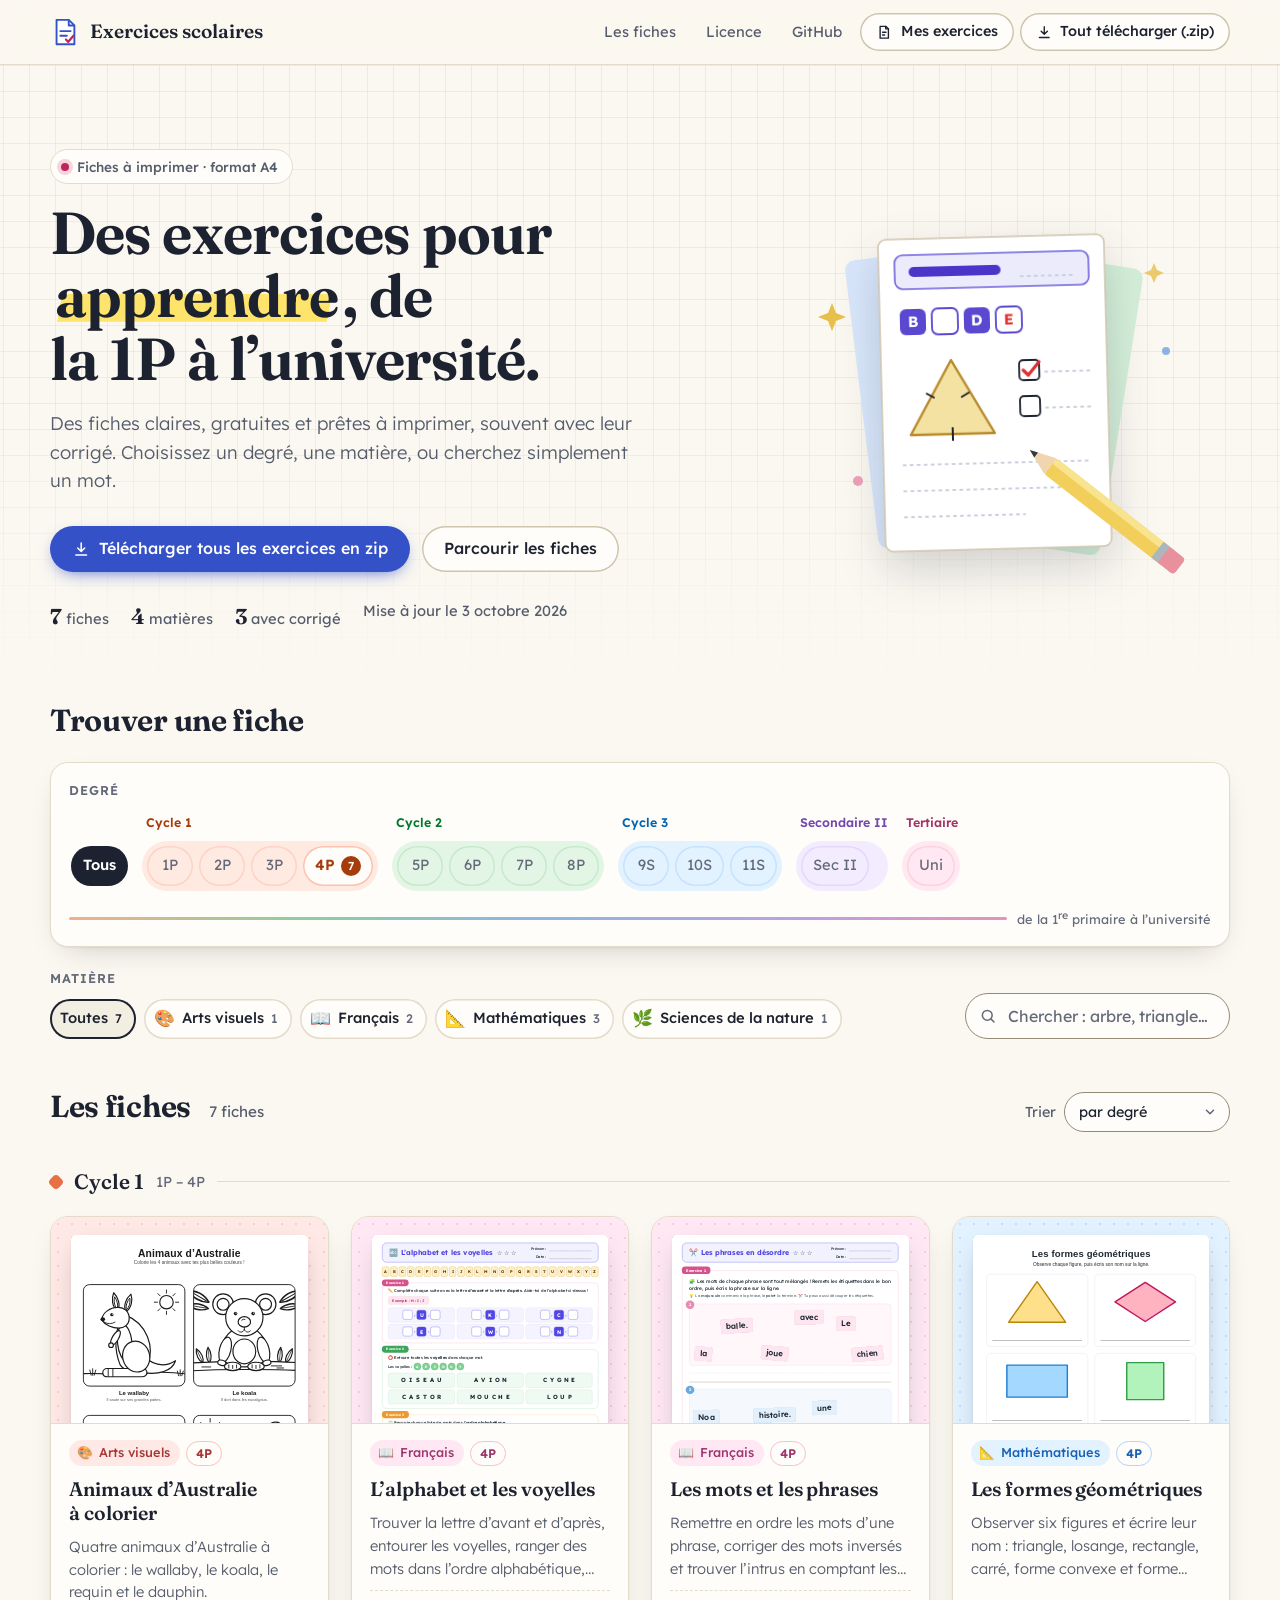
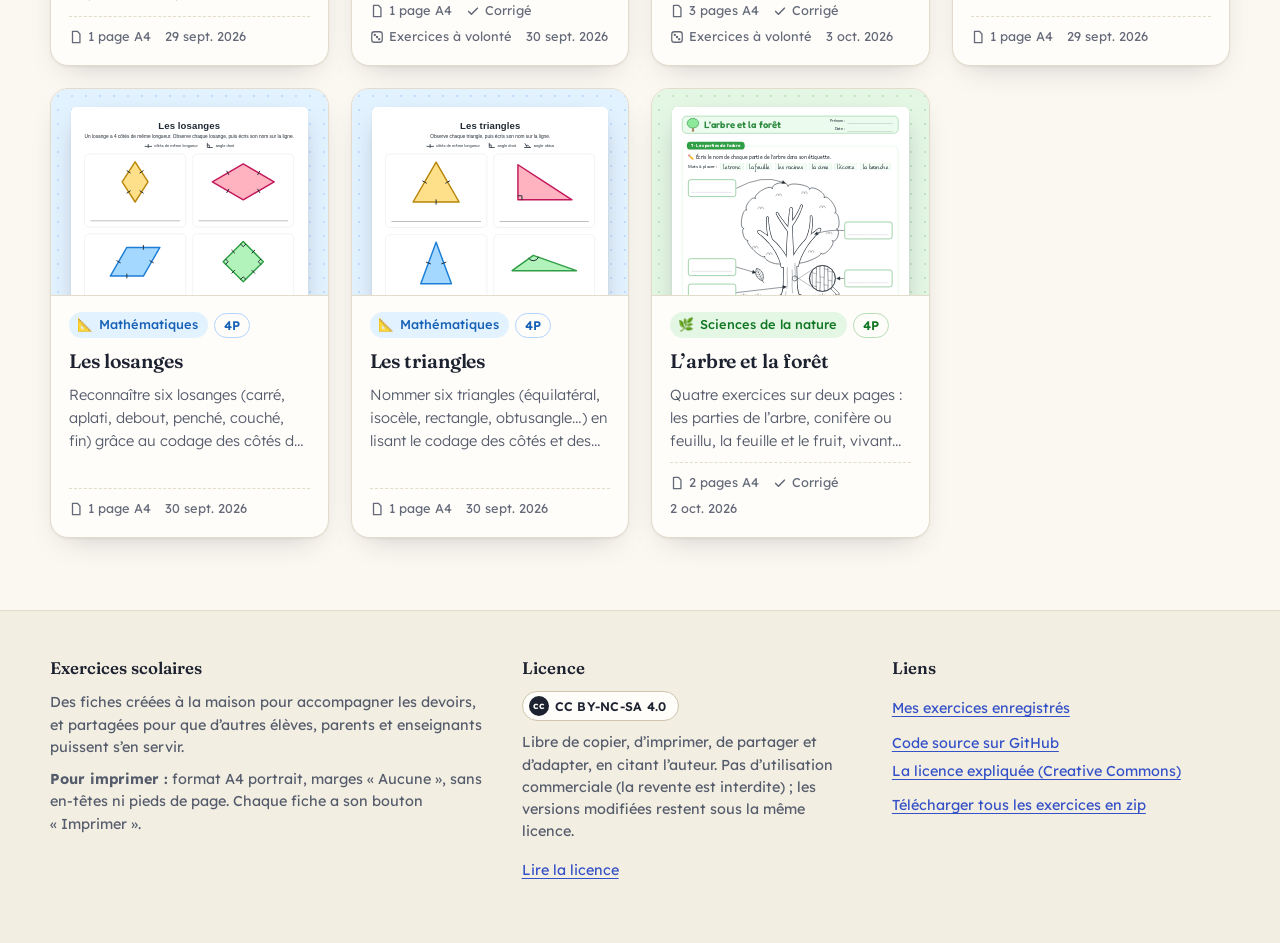
<file: index.html>
<!DOCTYPE html>
<html lang="fr">
<head>
<meta charset="utf-8">
<meta name="viewport" content="width=device-width, initial-scale=1">
<title>Exercices scolaires · fiches à imprimer</title>
<meta name="description" content="Fiches d’exercices gratuites à imprimer en A4, de la 1P à l’université&nbsp;: français, mathématiques, sciences… Souvent avec corrigé. Licence CC BY-NC-SA 4.0.">
<meta property="og:type" content="website">
<meta property="og:title" content="Exercices scolaires · fiches à imprimer">
<meta property="og:description" content="Fiches d’exercices gratuites à imprimer en A4, de la 1P à l’université.">
<meta property="og:url" content="https://ctalpaert.github.io/exercices-scolaires/">
<meta name="theme-color" content="#fbf8f1" media="(prefers-color-scheme: light)">
<meta name="theme-color" content="#14161c" media="(prefers-color-scheme: dark)">
<link rel="icon" href="assets/favicon.svg" type="image/svg+xml">
<link rel="preconnect" href="https://fonts.googleapis.com">
<link rel="preconnect" href="https://fonts.gstatic.com" crossorigin>
<link href="https://fonts.googleapis.com/css2?family=Fraunces:opsz,wght@9..144,500..700&family=Lexend:wght@300..600&display=swap" rel="stylesheet">
<style>
  /* ============ Colors and typography ============ */
  :root {
    color-scheme: light dark;
    --paper: #fbf8f1;
    --paper-2: #f3eee2;
    --card: #fffdf9;
    --sheet: #ffffff;
    --ink: #1d2230;
    --ink-2: #555c6c;
    --ink-3: #646a79;
    --line: #e4dccb;
    --line-strong: #cfc5ae;
    --grid-line: rgba(52, 81, 199, .08);
    --blue: #3451c7;
    --blue-dark: #253c9e;
    --blue-pale: #e7ebfc;
    --red: #c2255c;
    --highlighter: #ffe46b;
    --header-bg: rgba(251, 248, 241, .88);
    --field-border: #948a75;
    --shadow: 0 1px 2px rgba(29, 34, 48, .06), 0 12px 32px -16px rgba(29, 34, 48, .28);
    --shadow-strong: 0 2px 4px rgba(29, 34, 48, .06), 0 22px 44px -18px rgba(29, 34, 48, .38);
    --radius: 18px;
    --font-display: "Fraunces", "Iowan Old Style", Georgia, serif;
    --font-body: "Lexend", "Segoe UI", system-ui, -apple-system, sans-serif;
  }
  @media (prefers-color-scheme: dark) {
    :root {
      --paper: #14161c;
      --paper-2: #1b1e26;
      --card: #1c1f28;
      --sheet: #f4f1ea;
      --ink: #ece8df;
      --ink-2: #b3b5bf;
      --ink-3: #9a9daa;
      --line: #2d313d;
      --line-strong: #3d4250;
      --grid-line: rgba(142, 162, 255, .07);
      --blue: #8ea2ff;
      --blue-dark: #b4c1ff;
      --blue-pale: #262c47;
      --red: #f06595;
      --highlighter: rgba(255, 212, 59, .38);
      --header-bg: rgba(20, 22, 28, .86);
      --field-border: #6b7080;
      --shadow: 0 1px 2px rgba(0, 0, 0, .3), 0 12px 32px -16px rgba(0, 0, 0, .7);
      --shadow-strong: 0 2px 4px rgba(0, 0, 0, .3), 0 22px 44px -18px rgba(0, 0, 0, .8);
    }
  }

  /* Tints per subject and per cycle: the element sets --h (hue, 0-360) */
  .t {
    --t-bg: hsl(var(--h) 70% 96%);
    --t-line: hsl(var(--h) 50% 82%);
    --t-strong: hsl(var(--h) 60% 32%);
    --t-vivid: hsl(var(--h) 60% 48%);
  }
  @media (prefers-color-scheme: dark) {
    .t {
      --t-bg: hsl(var(--h) 25% 22%);
      --t-line: hsl(var(--h) 22% 36%);
      --t-strong: hsl(var(--h) 70% 85%);
      --t-vivid: hsl(var(--h) 55% 66%);
    }
  }
  @supports (color: oklch(0 0 0)) {
    .t {
      --t-bg: oklch(.955 .03 var(--h));
      --t-line: oklch(.86 .07 var(--h));
      --t-strong: oklch(.5 .15 var(--h));
      --t-vivid: oklch(.68 .16 var(--h));
    }
    @media (prefers-color-scheme: dark) {
      .t {
        --t-bg: oklch(.3 .05 var(--h));
        --t-line: oklch(.43 .08 var(--h));
        --t-strong: oklch(.86 .1 var(--h));
        --t-vivid: oklch(.72 .14 var(--h));
      }
    }
  }

  *, *::before, *::after { box-sizing: border-box; }
  html { -webkit-text-size-adjust: 100%; scroll-padding-top: 84px; }
  body {
    margin: 0;
    min-height: 100vh;
    font-family: var(--font-body);
    font-size: 1rem;
    font-weight: 400;
    line-height: 1.55;
    color: var(--ink);
    background: var(--paper);
    overflow-x: hidden;
  }
  a { color: var(--blue); text-underline-offset: .18em; }
  a:hover { color: var(--blue-dark); }
  button, input, select { font: inherit; color: inherit; }
  :focus-visible { outline: 3px solid var(--blue); outline-offset: 2px; border-radius: 6px; }
  [hidden] { display: none !important; }
  .visually-hidden {
    position: absolute !important; width: 1px; height: 1px; overflow: hidden;
    clip-path: inset(50%); white-space: nowrap;
  }
  .container { width: min(1180px, 100% - 32px); margin-inline: auto; }

  .skip-link {
    position: absolute; top: 8px; left: 8px; z-index: 100;
    padding: 10px 16px; color: #fff; background: var(--blue); border-radius: 10px;
    transform: translateY(-160%);
  }
  .skip-link:focus { transform: none; color: #fff; }
  @media (prefers-color-scheme: dark) { .skip-link, .skip-link:focus { color: var(--paper); } }

  /* ============ Buttons ============ */
  .btn {
    display: inline-flex; align-items: center; justify-content: center; gap: .55em;
    min-height: 46px; padding: 10px 22px;
    font-weight: 500; line-height: 1.2; text-decoration: none; white-space: nowrap;
    border: 0; border-radius: 999px; cursor: pointer;
    transition: background-color .15s, box-shadow .15s, transform .15s;
  }
  .btn svg { width: 1.15em; height: 1.15em; flex: none; }
  .btn-primary { color: #fff; background: var(--blue); box-shadow: 0 6px 18px -8px var(--blue); }
  .btn-primary:hover { color: #fff; background: var(--blue-dark); transform: translateY(-1px); }
  .btn-secondary { color: var(--ink); background: var(--card); box-shadow: inset 0 0 0 1.5px var(--line-strong); }
  .btn-secondary:hover { color: var(--ink); background: var(--paper-2); }
  .btn-small { min-height: 38px; padding: 7px 16px; font-size: .9rem; }
  .btn-danger { color: #fff; background: var(--red); box-shadow: 0 6px 18px -8px var(--red); }
  .btn-danger:hover { color: #fff; background: var(--red); box-shadow: 0 8px 22px -8px var(--red); }
  .btn:disabled { opacity: .5; cursor: not-allowed; pointer-events: none; }
  @media (prefers-color-scheme: dark) {
    .btn-primary, .btn-primary:hover { color: #10131c; }
    .btn-danger, .btn-danger:hover { color: #10131c; }
  }

  /* ============ Header ============ */
  .site-header {
    position: sticky; top: 0; z-index: 20;
    background: var(--header-bg);
    -webkit-backdrop-filter: saturate(1.4) blur(10px);
    backdrop-filter: saturate(1.4) blur(10px);
    border-bottom: 1px solid var(--line);
  }
  .site-header .container { display: flex; align-items: center; gap: 16px; min-height: 64px; }
  .brand {
    display: inline-flex; align-items: center; gap: 10px;
    font-family: var(--font-display); font-size: 1.2rem; font-weight: 600;
    color: var(--ink); text-decoration: none;
  }
  .brand:hover { color: var(--ink); }
  .brand svg { width: 30px; height: 30px; flex: none; }
  .site-header nav { margin-left: auto; display: flex; align-items: center; gap: 6px; }
  .site-header nav a { padding: 8px 12px; font-size: .92rem; color: var(--ink-2); text-decoration: none; border-radius: 999px; }
  .site-header nav a:hover { color: var(--ink); background: var(--paper-2); }
  .site-header .btn-small .short { display: none; }
  /* « Mes exercices »: number of worksheets with answers, in a bubble that adds no width */
  .saved-work-btn { position: relative; }
  .count-badge {
    position: absolute; top: -6px; right: -6px;
    min-width: 20px; height: 20px; padding: 0 6px;
    font-size: .72rem; font-weight: 600; line-height: 20px; text-align: center;
    color: #fff; background: var(--red); border-radius: 999px; box-shadow: 0 0 0 2px var(--paper);
  }
  @media (prefers-color-scheme: dark) { .count-badge { color: #10131c; } }
  /* Breakpoints measured with the « Mes exercices » button: the nav links go first, then the long labels,
     then the zip button (it stays in the hero and the footer) */
  @media (max-width: 920px) {
    .site-header nav a { display: none; }
  }
  @media (max-width: 640px) {
    .site-header .btn-small .long { display: none; }
    .site-header .btn-small .short { display: inline; }
  }
  @media (max-width: 480px) {
    .brand { font-size: 1.05rem; white-space: nowrap; }
  }
  @media (max-width: 400px) {
    .site-header [data-download] { display: none; }
  }

  /* ============ Hero banner ============ */
  .hero { position: relative; padding: clamp(36px, 7vw, 84px) 0 clamp(28px, 5vw, 56px); isolation: isolate; }
  .hero::before {
    content: ""; position: absolute; inset: 0; z-index: -1;
    background-image:
      linear-gradient(var(--grid-line) 1px, transparent 1px),
      linear-gradient(90deg, var(--grid-line) 1px, transparent 1px);
    background-size: 26px 26px;
    background-position: center top;
    -webkit-mask-image: linear-gradient(#000 55%, transparent);
    mask-image: linear-gradient(#000 55%, transparent);
  }
  .hero .container { display: grid; grid-template-columns: minmax(0, 1.25fr) minmax(0, 1fr); align-items: center; gap: clamp(24px, 5vw, 64px); }
  .eyebrow {
    display: inline-flex; align-items: center; gap: 8px; margin: 0 0 18px;
    padding: 6px 14px 6px 10px; font-size: .85rem; font-weight: 500; color: var(--ink-2);
    background: var(--card); border: 1px solid var(--line); border-radius: 999px;
  }
  .eyebrow::before { content: ""; width: 8px; height: 8px; border-radius: 50%; background: var(--red); box-shadow: 0 0 0 4px color-mix(in srgb, var(--red) 18%, transparent); }
  .hero h1 {
    margin: 0; font-family: var(--font-display); font-weight: 650;
    font-size: clamp(2.15rem, 5.2vw, 3.7rem); line-height: 1.06; letter-spacing: -.015em;
    text-wrap: balance;
  }
  .highlight {
    padding: 0 .08em;
    background: linear-gradient(100deg, transparent .2em, var(--highlighter) .2em, var(--highlighter) calc(100% - .25em), transparent calc(100% - .25em)) 0 78% / 100% 38% no-repeat;
    -webkit-box-decoration-break: clone; box-decoration-break: clone;
  }
  .lead { max-width: 36em; margin: 20px 0 0; font-size: clamp(1.02rem, 1.6vw, 1.15rem); font-weight: 300; color: var(--ink-2); text-wrap: pretty; }
  .actions { display: flex; flex-wrap: wrap; gap: 12px; margin-top: 30px; }
  .stats { display: flex; flex-wrap: wrap; gap: 6px 22px; margin: 28px 0 0; padding: 0; list-style: none; font-size: .92rem; color: var(--ink-2); }
  .stats b { font-family: var(--font-display); font-size: 1.35rem; font-weight: 650; color: var(--ink); }
  .illustration { width: 100%; max-width: 440px; justify-self: center; overflow: visible; }
  .illustration .sheet-back-1 { fill: #d3eed8; }
  .illustration .sheet-back-2 { fill: #d8e6fb; }
  .illustration .sheet-front { fill: var(--sheet); }
  .illustration .sheet-outline { fill: none; stroke: var(--line-strong); stroke-width: 1.5; }
  .illustration .ink { fill: #1d2230; }
  .illustration .dotted-line { stroke: #c9cfdc; stroke-width: 2; stroke-linecap: round; stroke-dasharray: 2 5; }
  .illustration .banner { fill: #ecebfb; stroke: #6f63dd; stroke-width: 1.6; }
  .illustration .sheet-title { fill: #4a35c8; }
  .illustration .box { fill: #fff; stroke: #5a48d1; stroke-width: 1.8; }
  .illustration .box-filled { fill: #5a48d1; }
  .illustration .letter { font: 700 15px var(--font-body); fill: #1d2230; }
  .illustration .letter-white { font: 700 15px var(--font-body); fill: #fff; }
  .illustration .triangle { fill: #f3e2a1; stroke: #b98a2c; stroke-width: 2.4; stroke-linejoin: round; }
  .illustration .tick-marks { stroke: #1d2230; stroke-width: 2; stroke-linecap: round; }
  .illustration .checkmark { fill: none; stroke: #e03131; stroke-width: 3.2; stroke-linecap: round; stroke-linejoin: round; }
  .illustration .sheet-shadow { filter: drop-shadow(0 18px 22px rgba(29, 34, 48, .18)); }
  @media (prefers-color-scheme: dark) {
    .illustration .sheet-back-1 { fill: #2f5a3c; }
    .illustration .sheet-back-2 { fill: #2c4467; }
    .illustration .sheet-shadow { filter: drop-shadow(0 18px 22px rgba(0, 0, 0, .5)); }
  }
  @media (max-width: 860px) {
    .hero .container { grid-template-columns: minmax(0, 1fr); }
    .illustration { display: none; }
  }
  @media (max-width: 480px) {
    .actions .btn { width: 100%; white-space: normal; text-align: center; }
  }

  /* ============ Filters ============ */
  .filters { padding: 8px 0 4px; }
  .filters h2, .worksheets-header h2 {
    margin: 0; font-family: var(--font-display); font-weight: 650; font-size: clamp(1.45rem, 2.6vw, 1.9rem); letter-spacing: -.01em;
  }
  .filter-label { display: block; margin: 0 0 10px; font-size: .8rem; font-weight: 600; letter-spacing: .08em; text-transform: uppercase; color: var(--ink-3); }

  /* Level timeline, from 1P to university */
  .timeline-frame {
    position: relative; margin-top: 18px; padding: 18px 18px 16px;
    background: var(--card); border: 1px solid var(--line); border-radius: var(--radius); box-shadow: var(--shadow);
  }
  .timeline {
    display: flex; align-items: flex-end; gap: 14px;
    overflow-x: auto; overscroll-behavior-x: contain; scrollbar-width: thin;
    padding: 2px 2px 6px;
  }
  .cycle { flex: none; display: flex; flex-direction: column; gap: 8px; }
  .cycle-name { padding-left: 4px; font-size: .78rem; font-weight: 600; color: var(--t-strong); white-space: nowrap; }
  .cycle-name small { font-weight: 400; color: var(--ink-3); }
  .cycle-levels { position: relative; display: flex; gap: 6px; padding: 5px; background: var(--t-bg); border-radius: 999px; }
  .level {
    position: relative; flex: none;
    min-width: 46px; height: 40px; padding: 0 12px;
    display: inline-flex; align-items: center; justify-content: center; gap: 6px;
    font-size: .92rem; font-weight: 600; color: var(--t-strong, var(--ink));
    background: var(--card); border: 0; border-radius: 999px; cursor: pointer;
    box-shadow: inset 0 0 0 1.5px var(--t-line, var(--line-strong));
    transition: background-color .15s, color .15s, transform .15s;
  }
  .level:hover { transform: translateY(-1px); }
  .level.empty { color: var(--ink-3); font-weight: 400; background: transparent; box-shadow: inset 0 0 0 1.5px color-mix(in srgb, var(--t-line, var(--line)) 55%, transparent); }
  .level[aria-pressed="true"] { color: #fff; background: var(--t-strong, var(--blue)); box-shadow: none; }
  .level .count {
    min-width: 20px; height: 20px; padding: 0 6px;
    display: inline-flex; align-items: center; justify-content: center;
    font-size: .72rem; font-weight: 600; color: #fff; background: var(--t-strong, var(--blue)); border-radius: 999px;
  }
  .level[aria-pressed="true"] .count { color: var(--t-strong); background: #fff; }
  .level-all { --t-strong: var(--ink); --t-line: var(--line-strong); --t-vivid: var(--ink); align-self: flex-end; margin-bottom: 5px; }
  @media (prefers-color-scheme: dark) {
    .level[aria-pressed="true"] { color: #10131c; background: var(--t-vivid, var(--blue)); }
    .level-all[aria-pressed="true"] { color: var(--paper); }
    .level .count { color: #10131c; background: var(--t-vivid, var(--blue)); }
    .level[aria-pressed="true"] .count { color: #10131c; background: #fff; }
  }
  .timeline-arrow { margin: 10px 0 0; display: flex; align-items: center; gap: 10px; font-size: .8rem; color: var(--ink-3); }
  .timeline-arrow::before {
    content: ""; flex: 1; height: 3px; border-radius: 3px;
    background: linear-gradient(90deg, #ea8f5b, #5fb878, #5d97dc, #9a7ae0, #d9679b);
    opacity: .7;
  }

  /* Subjects and search */
  .filter-bar { display: grid; grid-template-columns: minmax(0, 1fr) auto; gap: 18px 24px; align-items: end; margin-top: 22px; }
  .subjects { display: flex; flex-wrap: wrap; gap: 8px; }
  .subject-btn {
    display: inline-flex; align-items: center; gap: 7px;
    min-height: 40px; padding: 6px 14px 6px 10px;
    font-size: .92rem; font-weight: 500; color: var(--ink);
    background: var(--card); border: 0; border-radius: 999px; cursor: pointer;
    box-shadow: inset 0 0 0 1.5px var(--line);
    transition: background-color .15s, box-shadow .15s;
  }
  .subject-btn:hover { box-shadow: inset 0 0 0 1.5px var(--t-line, var(--line-strong)); }
  .subject-btn .emoji { font-size: 1.05rem; line-height: 1; }
  .subject-btn .count { font-size: .78rem; color: var(--ink-3); }
  .subject-btn[aria-pressed="true"] { color: var(--t-strong, var(--ink)); background: var(--t-bg, var(--paper-2)); box-shadow: inset 0 0 0 2px var(--t-strong, var(--ink)); }
  .subject-btn[aria-pressed="true"] .count { color: inherit; }
  .search { position: relative; width: min(340px, 100%); }
  .search svg { position: absolute; left: 14px; top: 50%; width: 18px; height: 18px; transform: translateY(-50%); color: var(--ink-3); pointer-events: none; }
  .search input {
    width: 100%; height: 46px; padding: 0 16px 0 42px;
    background: var(--card); border: 1.5px solid var(--field-border); border-radius: 999px;
    transition: border-color .15s, box-shadow .15s;
  }
  .search input::placeholder { color: var(--ink-3); }
  .search input:focus { outline: none; border-color: var(--blue); box-shadow: 0 0 0 4px color-mix(in srgb, var(--blue) 18%, transparent); }
  .search input::-webkit-search-cancel-button { display: none; }
  @media (max-width: 760px) {
    .filter-bar { grid-template-columns: 1fr; }
    .search { width: 100%; order: -1; }
  }

  /* ============ Worksheet list ============ */
  .worksheets { padding: 40px 0 72px; }
  .worksheets:focus { outline: none; }
  .worksheets-header { display: flex; flex-wrap: wrap; align-items: baseline; gap: 10px 18px; margin-bottom: 8px; }
  .results-count { margin: 0; font-size: .95rem; color: var(--ink-2); }
  .worksheets-header .list-tools { margin-left: auto; display: flex; flex-wrap: wrap; align-items: center; gap: 10px; }
  .link-button {
    padding: 6px 4px; font-size: .9rem; color: var(--blue);
    background: none; border: 0; cursor: pointer; text-decoration: underline; text-underline-offset: .18em;
  }
  .sort { display: inline-flex; align-items: center; gap: 8px; font-size: .9rem; color: var(--ink-2); }
  .sort select {
    height: 40px; padding: 0 34px 0 14px; color: var(--ink);
    background: var(--card) url("data:image/svg+xml,%3Csvg xmlns='http://www.w3.org/2000/svg' viewBox='0 0 16 16'%3E%3Cpath d='M4 6l4 4 4-4' fill='none' stroke='%23646a79' stroke-width='1.8' stroke-linecap='round' stroke-linejoin='round'/%3E%3C/svg%3E") no-repeat right 12px center / 14px;
    border: 1.5px solid var(--field-border); border-radius: 999px;
    -webkit-appearance: none; appearance: none; cursor: pointer;
  }

  .group { margin-top: 34px; }
  .group-title {
    display: flex; align-items: center; gap: 12px; margin: 0 0 18px;
    font-family: var(--font-display); font-size: 1.3rem; font-weight: 600;
  }
  .group-title::before { content: ""; width: 12px; height: 12px; border-radius: 4px; background: var(--t-vivid); transform: rotate(45deg); flex: none; }
  .group-title small { font-family: var(--font-body); font-size: .9rem; font-weight: 400; color: var(--ink-3); }
  .group-title::after { content: ""; flex: 1; height: 1px; background: var(--line); }

  .grid { display: grid; grid-template-columns: repeat(auto-fill, minmax(min(100%, 268px), 1fr)); gap: 22px; margin: 0; padding: 0; list-style: none; }
  .card {
    position: relative; height: 100%;
    display: flex; flex-direction: column;
    background: var(--card); border: 1px solid var(--line); border-radius: var(--radius);
    box-shadow: var(--shadow); overflow: hidden;
    transition: transform .2s, box-shadow .2s, border-color .2s;
  }
  .card:hover { transform: translateY(-3px); box-shadow: var(--shadow-strong); border-color: var(--t-line); }
  @supports selector(:has(a)) {
    .card:has(.card-link:focus-visible) { outline: 3px solid var(--blue); outline-offset: 3px; }
    .card-link:focus-visible { outline: none; }
  }

  /* Preview: the A4 sheet sticks out of a tinted sleeve */
  .preview {
    position: relative; aspect-ratio: 4 / 3; padding: 18px 20px 0; overflow: hidden;
    background-color: var(--t-bg);
    background-image: radial-gradient(color-mix(in srgb, var(--t-line) 70%, transparent) 1.2px, transparent 1.3px);
    background-size: 14px 14px;
    border-bottom: 1px solid var(--line);
  }
  .sheet {
    position: relative; height: calc(100% + 40px); overflow: hidden;
    background: #fff; border-radius: 6px 6px 0 0;
    box-shadow: 0 1px 2px rgba(29, 34, 48, .08), 0 10px 26px -10px rgba(29, 34, 48, .35);
    transition: transform .25s;
  }
  .card:hover .sheet { transform: translateY(-6px) rotate(-.6deg); }
  .sheet iframe {
    position: absolute; top: 0; left: 0;
    width: 794px; height: calc(100% / var(--scale, .3));
    border: 0; background: #fff;
    transform: scale(var(--scale, .3)); transform-origin: 0 0;
    pointer-events: none; opacity: 0; transition: opacity .35s;
  }
  .sheet.loaded iframe { opacity: 1; }
  .sheet-placeholder {
    position: absolute; inset: 0; display: grid; place-items: center;
    background:
      repeating-linear-gradient(#fff 0 26px, #eef0f4 26px 27px) 0 70px / 100% calc(100% - 70px) no-repeat,
      linear-gradient(var(--t-bg), var(--t-bg)) 18px 18px / calc(100% - 36px) 36px no-repeat;
    transition: opacity .35s;
  }
  .sheet-placeholder span { font-size: 2.6rem; filter: saturate(.85); transform: translateY(10px); }
  .sheet.loaded .sheet-placeholder { opacity: 0; }
  .ribbon {
    position: absolute; top: 12px; right: 12px; z-index: 2;
    padding: 4px 10px; font-size: .74rem; font-weight: 600; letter-spacing: .02em;
    color: #fff; background: var(--red); border-radius: 999px;
    box-shadow: 0 4px 10px -4px var(--red);
  }
  @media (prefers-color-scheme: dark) { .ribbon { color: #10131c; } }

  .card-body { flex: 1; display: flex; flex-direction: column; gap: 10px; padding: 16px 18px 18px; }
  .tags { display: flex; flex-wrap: wrap; align-items: center; gap: 6px; }
  .subject-pill {
    display: inline-flex; align-items: center; gap: 6px;
    padding: 3px 10px 3px 8px; font-size: .8rem; font-weight: 500;
    color: var(--t-strong); background: var(--t-bg); border-radius: 999px;
  }
  .level-pill {
    padding: 2px 9px; font-size: .78rem; font-weight: 600;
    color: var(--t-strong); border: 1.5px solid var(--t-line); border-radius: 999px;
  }
  .card h3, .card h4 { margin: 2px 0 0; font-family: var(--font-display); font-size: 1.22rem; font-weight: 600; line-height: 1.22; letter-spacing: -.005em; text-wrap: balance; }
  .card-link { color: var(--ink); text-decoration: none; }
  .card-link::after { content: ""; position: absolute; inset: 0; z-index: 3; border-radius: var(--radius); }
  .card-link:hover { color: var(--ink); }
  .card .description {
    margin: 0; font-size: .92rem; font-weight: 300; color: var(--ink-2);
    display: -webkit-box; -webkit-line-clamp: 3; -webkit-box-orient: vertical; overflow: hidden;
  }
  .card-meta { display: flex; flex-wrap: wrap; gap: 6px 14px; margin: auto 0 0; padding: 10px 0 0; list-style: none; font-size: .8rem; color: var(--ink-3); border-top: 1px dashed var(--line); }
  .card-meta li { display: inline-flex; align-items: center; gap: 5px; }
  .card-meta svg { width: 14px; height: 14px; flex: none; }

  .empty-state {
    margin-top: 28px; padding: 44px 24px; text-align: center;
    background: var(--card); border: 1.5px dashed var(--line-strong); border-radius: var(--radius);
  }
  .empty-state .big-icon { font-size: 2.4rem; line-height: 1; }
  .empty-state h3 { margin: 12px 0 6px; font-family: var(--font-display); font-size: 1.3rem; font-weight: 600; }
  .empty-state p { margin: 0 auto 18px; max-width: 34em; color: var(--ink-2); }

  /* ============ Footer ============ */
  .site-footer { padding: 44px 0 56px; background: var(--paper-2); border-top: 1px solid var(--line); }
  .site-footer .container { display: grid; grid-template-columns: 1.3fr 1fr 1fr; gap: 32px; }
  .site-footer h2 { margin: 0 0 10px; font-family: var(--font-display); font-size: 1.05rem; font-weight: 600; }
  .site-footer p { margin: 0 0 10px; font-size: .9rem; color: var(--ink-2); }
  .site-footer ul { margin: 0; padding: 0; list-style: none; font-size: .9rem; }
  .site-footer li + li { margin-top: 6px; }
  .badge-cc {
    display: inline-flex; align-items: center; gap: 6px; margin-bottom: 10px;
    padding: 4px 12px 4px 6px; font-size: .78rem; font-weight: 600; letter-spacing: .02em;
    color: var(--ink); background: var(--card); border: 1px solid var(--line-strong); border-radius: 999px;
  }
  .badge-cc i {
    width: 20px; height: 20px; display: grid; place-items: center;
    font: 700 .62rem/1 var(--font-body); font-style: normal; color: var(--card); background: var(--ink); border-radius: 50%;
  }
  @media (max-width: 820px) { .site-footer .container { grid-template-columns: 1fr; gap: 26px; } }

  /* ============ License dialog (and frame of the saved-work dialog) ============ */
  dialog.license, dialog.saved-work {
    width: min(780px, 100% - 24px); max-width: none; height: min(92vh, 900px); height: min(92dvh, 900px); max-height: none; padding: 0;
    color: var(--ink); background: var(--card);
    border: 1px solid var(--line); border-radius: 22px; box-shadow: 0 30px 80px -20px rgba(0, 0, 0, .45);
    overflow: hidden;
  }
  dialog.license[open], dialog.saved-work[open] { display: flex; animation: dialog-in .22s ease-out; }
  dialog.license::backdrop, dialog.saved-work::backdrop { background: rgba(18, 21, 30, .55); -webkit-backdrop-filter: blur(3px); backdrop-filter: blur(3px); }
  @keyframes dialog-in { from { opacity: 0; transform: translateY(12px) scale(.98); } }
  .dlg { display: flex; flex-direction: column; width: 100%; min-height: 0; margin: 0; }
  .dlg-head { padding: 26px 28px 0; }
  .dlg-head h2 { margin: 8px 0 8px; font-family: var(--font-display); font-size: clamp(1.4rem, 3vw, 1.75rem); font-weight: 650; line-height: 1.15; }
  .dlg-head h2:focus { outline: none; }
  .dlg-head p { margin: 0; font-size: .95rem; color: var(--ink-2); }
  .dlg-body { flex: 1; min-height: 0; display: flex; flex-direction: column; gap: 16px; padding: 18px 28px 0; overflow: auto; }
  .summary { flex: none; display: grid; grid-template-columns: repeat(2, minmax(0, 1fr)); gap: 8px; margin: 0; padding: 0; list-style: none; }
  .summary li { display: flex; gap: 10px; padding: 10px 12px; font-size: .83rem; line-height: 1.42; color: var(--ink-2); background: var(--t-bg); border-radius: 14px; }
  .summary li b { display: block; margin-bottom: 1px; font-size: .9rem; font-weight: 600; color: var(--t-strong); }
  .summary .icon { flex: none; width: 26px; height: 26px; display: grid; place-items: center; font-size: .85rem; background: var(--card); border-radius: 50%; }
  .license-text-heading { display: flex; justify-content: space-between; align-items: baseline; gap: 12px; margin: 4px 0 -6px; font-size: .82rem; font-weight: 600; letter-spacing: .06em; text-transform: uppercase; color: var(--ink-3); }
  .license-text-heading a { font-size: .82rem; font-weight: 400; letter-spacing: 0; text-transform: none; }
  .license-text {
    flex: 1 1 260px; min-height: 160px; overflow-y: auto; overscroll-behavior: contain;
    padding: 18px 22px; font-size: .86rem; line-height: 1.6; color: var(--ink-2);
    background: var(--paper); border: 1px solid var(--line); border-radius: 14px;
    scrollbar-width: thin; scrollbar-color: var(--line-strong) transparent;
  }
  .license-text:focus-visible { outline-offset: -3px; }
  .license-text h3 { margin: 0 0 12px; font-family: var(--font-display); font-size: 1.05rem; font-weight: 600; color: var(--ink); }
  .license-text h4 { margin: 20px 0 8px; font-size: .92rem; font-weight: 600; color: var(--ink); }
  .license-text p { margin: 0 0 10px; }
  .license-text ol, .license-text ul { margin: 0 0 10px; padding-left: 1.6em; }
  .license-text li { margin: 4px 0; }
  .license-text li > ol { margin-top: 6px; }
  .license-text dfn { font-style: normal; font-weight: 600; color: var(--ink); }
  .dlg-foot {
    flex: none; display: flex; flex-wrap: wrap; align-items: center; justify-content: flex-end; gap: 10px;
    margin-top: 18px; padding: 16px 28px 20px; border-top: 1px solid var(--line); background: var(--paper-2);
  }
  .dlg-foot .note { flex: 1 1 15em; margin: 0; font-size: .8rem; line-height: 1.45; color: var(--ink-3); }
  @media (max-width: 620px) {
    dialog.license { width: calc(100% - 16px); height: calc(100vh - 16px); height: calc(100dvh - 16px); border-radius: 18px; }
    .dlg-head { padding: 20px 18px 0; }
    .dlg-body { padding: 14px 18px 0; }
    .summary { grid-template-columns: 1fr; }
    .license-text { min-height: 140px; padding: 14px 16px; }
    .dlg-foot { padding: 14px 18px 18px; }
    .dlg-foot .btn { flex: 1 1 100%; white-space: normal; text-align: center; }
    .dlg-foot .note { display: none; }
  }
  /* Small screens: the whole dialog scrolls, the license text keeps a readable height
     and the buttons stay visible at the bottom */
  @media (max-height: 700px), (max-width: 620px) {
    .dlg { overflow-y: auto; overscroll-behavior: contain; }
    .dlg-body { flex: none; overflow: visible; }
    .license-text { flex: none; height: min(55vh, 420px); height: min(55dvh, 420px); min-height: 140px; }
    .dlg-foot { position: sticky; bottom: 0; }
  }

  /* ============ Saved work dialog (« Mes exercices enregistrés ») ============ */
  /* Its height follows the list, up to a maximum; the column direction lets the list scroll inside it */
  dialog.saved-work { width: min(700px, 100% - 24px); height: auto; max-height: min(92vh, 820px); max-height: min(92dvh, 820px); }
  dialog.saved-work[open] { flex-direction: column; }
  /* Auto basis: with a 0 basis, Chrome shows empty scrollbars when the list just fits.
     Nothing here is wider than the box (titles wrap): no horizontal scrollbar */
  .saved-work .dlg-body { flex: 1 1 auto; overflow-x: hidden; }
  @media (max-height: 700px), (max-width: 620px) {
    .saved-work .dlg-body { flex: none; }
  }
  .saved-status:not(:empty) { margin-top: 14px; padding: 10px 14px; font-size: .9rem; color: var(--ink); background: var(--blue-pale); border-radius: 12px; }
  .saved-status.error:not(:empty) { background: color-mix(in srgb, var(--red) 14%, var(--card)); }
  .saved-view { display: flex; flex-direction: column; gap: 12px; }
  .saved-tools { display: flex; flex-wrap: wrap; align-items: center; gap: 8px 14px; }
  .saved-select-all { display: inline-flex; align-items: center; gap: 10px; min-height: 44px; font-weight: 500; cursor: pointer; }
  .saved-total { font-size: .88rem; color: var(--ink-3); }
  .saved-actions { margin-left: auto; display: flex; flex-wrap: wrap; gap: 8px; }
  .saved-actions .btn { min-height: 44px; }
  .saved-work input[type="checkbox"] { width: 20px; height: 20px; margin: 0; accent-color: var(--blue); cursor: pointer; }
  .saved-list { display: flex; flex-direction: column; gap: 8px; margin: 0; padding: 0; list-style: none; }
  .saved-item {
    display: grid; grid-template-columns: 44px 38px minmax(0, 1fr); align-items: center; gap: 10px;
    padding: 8px 14px 8px 4px; background: var(--paper); border: 1px solid var(--line); border-radius: 14px;
  }
  .saved-item.selected { background: var(--t-bg); border-color: var(--t-line); }
  .saved-check { display: grid; place-items: center; width: 44px; height: 44px; cursor: pointer; }
  .saved-emoji { display: grid; place-items: center; width: 38px; height: 38px; font-size: 1.2rem; background: var(--t-bg); border-radius: 50%; }
  .saved-item.selected .saved-emoji { background: var(--card); }
  .saved-title { font-weight: 500; line-height: 1.3; color: var(--ink); overflow-wrap: anywhere; }
  a.saved-title { text-decoration: none; }
  a.saved-title:hover { color: var(--blue-dark); text-decoration: underline; }
  .saved-meta { display: flex; flex-wrap: wrap; align-items: center; gap: 2px 12px; margin: 3px 0 0; font-size: .82rem; color: var(--ink-3); }
  .saved-warning { color: var(--red); font-weight: 500; }
  .saved-work .empty-state { margin: 0; padding: 32px 20px; }
  .saved-work .empty-state p { margin-bottom: 0; }
  .saved-confirm h3 { margin: 0; font-family: var(--font-display); font-size: 1.25rem; font-weight: 600; }
  .saved-confirm h3:focus { outline: none; }
  .saved-confirm h4 { margin: 0; font-size: .92rem; font-weight: 600; }
  .saved-confirm p { margin: 0; color: var(--ink-2); }
  .saved-summary { margin: 0; padding: 12px 16px 12px 2em; font-size: .9rem; background: var(--paper); border: 1px solid var(--line); border-radius: 14px; }
  .saved-summary li + li { margin-top: 6px; }
  .import-details { display: flex; flex-direction: column; gap: 10px; }
  .import-list { padding-left: 16px; list-style: none; }
  .import-list li { display: flex; flex-wrap: wrap; align-items: baseline; gap: 2px 8px; }
  .import-title { font-weight: 500; overflow-wrap: anywhere; }
  .import-meta { flex-basis: 100%; font-size: .82rem; color: var(--ink-3); }
  .import-tag { padding: 1px 8px; font-size: .74rem; font-weight: 600; color: var(--blue-dark); background: var(--blue-pale); border-radius: 999px; }
  .import-tag.replace { color: var(--ink); background: color-mix(in srgb, var(--highlighter) 45%, var(--card)); }
  @media (max-width: 620px) {
    dialog.saved-work { width: calc(100% - 16px); max-height: calc(100vh - 16px); max-height: calc(100dvh - 16px); border-radius: 18px; }
    .saved-actions { margin-left: 0; width: 100%; }
    .saved-actions .btn { flex: 1; }
  }

  .message {
    position: fixed; left: 50%; bottom: 24px; z-index: 60;
    max-width: calc(100% - 32px); padding: 12px 20px;
    font-size: .92rem; color: var(--paper); background: var(--ink); border-radius: 999px;
    box-shadow: var(--shadow-strong);
    transform: translate(-50%, 140%); opacity: 0; transition: transform .3s, opacity .3s;
  }
  .message.visible { transform: translate(-50%, 0); opacity: 1; }

  @media (prefers-reduced-motion: reduce) {
    *, *::before, *::after { transition-duration: 0s !important; animation: none !important; }
    .card:hover, .card:hover .sheet, .btn-primary:hover, .level:hover { transform: none; }
  }
</style>
</head>
<body>

<a class="skip-link" href="#fiches">Aller directement aux fiches</a>

<header class="site-header">
  <div class="container">
    <a class="brand" href="./" aria-label="Exercices scolaires, accueil">
      <svg viewBox="0 0 32 32" aria-hidden="true"><path d="M7 3h13l6 6v20H7z" fill="var(--sheet)" stroke="var(--blue)" stroke-width="2" stroke-linejoin="round"/><path d="M20 3v6h6" fill="none" stroke="var(--blue)" stroke-width="2" stroke-linejoin="round"/><path d="M11 15h11M11 20h7" stroke="var(--blue)" stroke-width="2" stroke-linecap="round"/><path d="M17 24l2.5 2.5L25 20" fill="none" stroke="var(--red)" stroke-width="2.4" stroke-linecap="round" stroke-linejoin="round"/></svg>
      <span>Exercices scolaires</span>
    </a>
    <nav aria-label="Liens utiles">
      <a href="#fiches">Les fiches</a>
      <a href="#a-propos">Licence</a>
      <a href="https://github.com/ctalpaert/exercices-scolaires">GitHub</a>
      <button type="button" class="btn btn-secondary btn-small saved-work-btn" data-saved-work aria-haspopup="dialog" aria-label="Mes exercices enregistrés">
        <svg viewBox="0 0 24 24" fill="none" stroke="currentColor" stroke-width="2" stroke-linecap="round" stroke-linejoin="round" aria-hidden="true"><path d="M6 3.5h8.5L18 7v13.5H6z"/><path d="M14 3.5V7h4M9.5 12h5M9.5 16h3"/></svg>
        <span class="long" aria-hidden="true">Mes exercices</span>
        <span class="count-badge" id="saved-badge" aria-hidden="true" hidden></span>
      </button>
      <button type="button" class="btn btn-secondary btn-small" data-download aria-label="Tout télécharger (zip)">
        <svg viewBox="0 0 24 24" fill="none" stroke="currentColor" stroke-width="2" stroke-linecap="round" stroke-linejoin="round" aria-hidden="true"><path d="M12 4v11m0 0l-4.5-4.5M12 15l4.5-4.5M5 19.5h14"/></svg>
        <span class="long" aria-hidden="true">Tout télécharger (.zip)</span><span class="short" aria-hidden="true">Zip</span>
      </button>
    </nav>
  </div>
</header>

<main>
  <section class="hero" aria-labelledby="hero-title">
    <div class="container">
      <div>
        <p class="eyebrow">Fiches à imprimer · format A4</p>
        <h1 id="hero-title">Des exercices pour <span class="highlight">apprendre</span>, de la&nbsp;1P à l’université.</h1>
        <p class="lead">Des fiches claires, gratuites et prêtes à imprimer, souvent avec leur corrigé. Choisissez un degré, une matière, ou cherchez simplement un mot.</p>
        <div class="actions">
          <button type="button" class="btn btn-primary" data-download>
            <svg viewBox="0 0 24 24" fill="none" stroke="currentColor" stroke-width="2" stroke-linecap="round" stroke-linejoin="round" aria-hidden="true"><path d="M12 4v11m0 0l-4.5-4.5M12 15l4.5-4.5M5 19.5h14"/></svg>
            Télécharger tous les exercices en zip
          </button>
          <a class="btn btn-secondary" href="#fiches">Parcourir les fiches</a>
        </div>
        <ul class="stats" id="stats" aria-label="En bref"></ul>
      </div>

      <svg class="illustration" viewBox="0 0 440 360" aria-hidden="true">
        <g transform="rotate(9 250 190)"><rect class="sheet-back-1" x="150" y="40" width="210" height="290" rx="10"/></g>
        <g transform="rotate(-7 210 190)"><rect class="sheet-back-2" x="100" y="36" width="210" height="290" rx="10"/></g>
        <g class="sheet-shadow" transform="rotate(-1.5 230 190)">
          <rect class="sheet-front" x="120" y="26" width="226" height="312" rx="8"/>
          <rect class="sheet-outline" x="120" y="26" width="226" height="312" rx="8"/>
          <rect class="banner" x="136" y="42" width="194" height="34" rx="8"/>
          <rect class="sheet-title" x="150" y="54" width="92" height="10" rx="5"/>
          <path class="dotted-line" d="M262 66h52" />
          <g>
            <rect class="box-filled" x="140" y="96" width="26" height="26" rx="6"/><text class="letter-white" x="153" y="114" text-anchor="middle">B</text>
            <rect class="box" x="172" y="96" width="26" height="26" rx="6"/>
            <rect class="box-filled" x="204" y="96" width="26" height="26" rx="6"/><text class="letter-white" x="217" y="114" text-anchor="middle">D</text>
            <rect class="box" x="236" y="96" width="26" height="26" rx="6"/><text class="letter" x="249" y="114" text-anchor="middle" fill="#e03131" style="fill:#e03131">E</text>
          </g>
          <polygon class="triangle" points="190,148 148,222 232,222"/>
          <path class="tick-marks" d="M165 181l7 4M207 181l-7 4M190 216v12"/>
          <rect x="258" y="150" width="20" height="20" rx="4" fill="#fff" stroke="#1d2230" stroke-width="1.8"/>
          <path class="checkmark" d="M262 160l5 5 11-13"/>
          <path class="dotted-line" d="M284 162h44"/>
          <rect x="258" y="186" width="20" height="20" rx="4" fill="#fff" stroke="#1d2230" stroke-width="1.8"/>
          <path class="dotted-line" d="M284 198h44"/>
          <path class="dotted-line" d="M140 252h188M140 278h188M140 304h120"/>
        </g>
        <g transform="translate(18 62) rotate(38 340 250)">
          <rect x="250" y="238" width="150" height="20" rx="3" fill="#f2cf5b"/>
          <rect x="250" y="238" width="150" height="7" rx="3" fill="#f8e48f"/>
          <rect x="392" y="238" width="22" height="20" rx="4" fill="#e8919c"/>
          <rect x="386" y="238" width="8" height="20" fill="#adb5bd"/>
          <path d="M250 238l-26 10 26 10z" fill="#f1d5b0"/>
          <path d="M232 244.9l-8 3.1 8 3.1z" fill="#343a40"/>
        </g>
        <g fill="#e7bf4d">
          <path d="M70 92l4 10 10 4-10 4-4 10-4-10-10-4 10-4z"/>
          <path d="M392 52l3 7 7 3-7 3-3 7-3-7-7-3 7-3z" opacity=".8"/>
        </g>
        <circle cx="96" cy="270" r="5" fill="#df7aa0" opacity=".7"/>
        <circle cx="404" cy="140" r="4" fill="#5f95dd" opacity=".7"/>
      </svg>
    </div>
  </section>

  <section class="filters" aria-labelledby="filters-title">
    <div class="container">
      <h2 id="filters-title">Trouver une fiche</h2>

      <div class="timeline-frame">
        <span class="filter-label" id="levels-label">Degré</span>
        <div class="timeline" id="timeline" role="group" aria-labelledby="levels-label"></div>
        <p class="timeline-arrow" aria-hidden="true"><span>de la 1<sup>re</sup> primaire à l’université</span></p>
      </div>

      <div class="filter-bar">
        <div>
          <span class="filter-label" id="subjects-label">Matière</span>
          <div class="subjects" id="subjects" role="group" aria-labelledby="subjects-label"></div>
        </div>
        <div class="search">
          <label class="visually-hidden" for="search">Rechercher une fiche</label>
          <svg viewBox="0 0 24 24" fill="none" stroke="currentColor" stroke-width="2" stroke-linecap="round" aria-hidden="true"><circle cx="11" cy="11" r="6.5"/><path d="M20 20l-4.2-4.2"/></svg>
          <input type="search" id="search" placeholder="Chercher&nbsp;: arbre, triangle…" autocomplete="off" spellcheck="false">
        </div>
      </div>
    </div>
  </section>

  <section class="worksheets" id="fiches" aria-labelledby="worksheets-title" tabindex="-1">
    <div class="container">
      <div class="worksheets-header">
        <h2 id="worksheets-title">Les fiches</h2>
        <p class="results-count" id="results-count" aria-live="polite"></p>
        <div class="list-tools">
          <button type="button" class="link-button" id="reset-filters" hidden>Effacer les filtres</button>
          <label class="sort">Trier
            <select id="sort">
              <option value="degre">par degré</option>
              <option value="recent">les plus récentes</option>
              <option value="titre">de A à Z</option>
            </select>
          </label>
        </div>
      </div>

      <div id="worksheet-list"></div>

      <div class="empty-state" id="no-results" hidden>
        <div class="big-icon" aria-hidden="true">🔍</div>
        <h3>Aucune fiche ne correspond</h3>
        <p id="no-results-text">Essayez un autre degré, une autre matière ou un autre mot.</p>
        <button type="button" class="btn btn-secondary" id="no-results-reset">Voir toutes les fiches</button>
      </div>

      <noscript>
        <div class="empty-state">
          <h3>JavaScript est désactivé</h3>
          <p>La liste des fiches a besoin de JavaScript. Vous pouvez aussi parcourir les fichiers sur <a href="https://github.com/ctalpaert/exercices-scolaires">GitHub</a>.</p>
        </div>
      </noscript>
    </div>
  </section>
</main>

<footer class="site-footer" id="a-propos">
  <div class="container">
    <div>
      <h2>Exercices scolaires</h2>
      <p>Des fiches créées à la maison pour accompagner les devoirs, et partagées pour que d’autres élèves, parents et enseignants puissent s’en servir.</p>
      <p><b>Pour imprimer&nbsp;:</b> format A4 portrait, marges «&nbsp;Aucune&nbsp;», sans en-têtes ni pieds de page. Chaque fiche a son bouton «&nbsp;Imprimer&nbsp;».</p>
    </div>
    <div>
      <h2>Licence</h2>
      <span class="badge-cc"><i>cc</i>CC BY-NC-SA 4.0</span>
      <p>Libre de copier, d’imprimer, de partager et d’adapter, en citant l’auteur. Pas d’utilisation commerciale (la revente est interdite)&nbsp;; les versions modifiées restent sous la même licence.</p>
      <button type="button" class="link-button" id="read-license" style="padding-left:0">Lire la licence</button>
    </div>
    <div>
      <h2>Liens</h2>
      <ul>
        <li><button type="button" class="link-button" data-saved-work aria-haspopup="dialog" style="padding-left:0">Mes exercices enregistrés</button></li>
        <li><a href="https://github.com/ctalpaert/exercices-scolaires">Code source sur GitHub</a></li>
        <li><a href="https://creativecommons.org/licenses/by-nc-sa/4.0/deed.fr">La licence expliquée (Creative Commons)</a></li>
        <li><button type="button" class="link-button" data-download style="padding-left:0">Télécharger tous les exercices en zip</button></li>
      </ul>
    </div>
  </div>
</footer>

<dialog class="license" id="license" aria-labelledby="license-title" aria-describedby="license-intro">
  <form method="dialog" class="dlg">
    <div class="dlg-head">
      <span class="badge-cc"><i>cc</i>BY-NC-SA 4.0</span>
      <h2 id="license-title" tabindex="-1">Avant de télécharger</h2>
      <p id="license-intro">Les exercices sont gratuits et publiés sous licence <b>Creative Commons Attribution – Utilisation non commerciale – Partage dans les mêmes conditions 4.0 International</b> (CC BY-NC-SA 4.0). En téléchargeant l’archive, vous acceptez ses conditions.</p>
    </div>

    <div class="dlg-body">
      <ul class="summary">
        <li class="t" style="--h:150"><span class="icon" aria-hidden="true">✅</span><span><b>Vous pouvez</b>copier, imprimer et distribuer les fiches, en classe comme à la maison, et les adapter.</span></li>
        <li class="t" style="--h:255"><span class="icon" aria-hidden="true">✍️</span><span><b>Citer l’auteur</b>Mentionnez «&nbsp;Exercices scolaires, ctalpaert&nbsp;» avec un lien vers le site et vers la licence, et signalez vos modifications.</span></li>
        <li class="t" style="--h:20"><span class="icon" aria-hidden="true">🚫</span><span><b>Pas d’utilisation commerciale</b>Interdiction de vendre ou de revendre ces fiches, modifiées ou non, ou de les inclure dans un produit payant.</span></li>
        <li class="t" style="--h:300"><span class="icon" aria-hidden="true">🔁</span><span><b>Partage dans les mêmes conditions</b>Une version modifiée que vous diffusez doit l’être sous cette même licence.</span></li>
      </ul>

      <p class="license-text-heading"><span>Texte complet de la licence</span><a href="https://creativecommons.org/licenses/by-nc-sa/4.0/legalcode.fr" target="_blank" rel="noopener">Version officielle ↗</a></p>
      <div class="license-text" id="license-text" tabindex="0" role="region" aria-label="Texte complet de la licence CC BY-NC-SA 4.0">
<!-- LICENSE_TEXT:START -->
<h3>Attribution - Utilisation non commerciale - Partage dans les mêmes conditions 4.0 International</h3>
<p>Lorsque Vous exercez les Droits accordés par la licence (définis ci-dessous), Vous acceptez d'être lié par les termes et conditions de la présente Licence publique Creative Commons Attribution - Utilisation non commerciale - Partage dans les mêmes conditions 4.0 International (la « Licence publique »). Dans la mesure où la présente Licence publique peut être interprétée comme un contrat, Vous bénéficiez des Droits accordés par la licence en contrepartie de Votre acceptation des présents termes et conditions, et le Donneur de licence Vous accorde ces droits en contrepartie des avantages que lui procure le fait de mettre à disposition l’Œuvre sous licence en vertu des présents termes et conditions.</p>
<h4>Article 1 - Définitions.</h4>
<ol type="a">
<li><dfn>Œuvre dérivée</dfn> signifie œuvre protégée par les Droit d’auteur et droits connexes, dérivée ou adaptée de l’Œuvre sous licence et dans laquelle l’Œuvre sous licence est traduite, retouchée, arrangée, transformée, ou modifiée de telle façon que l’autorisation du Donneur de licence est nécessaire, conformément aux dispositions des Droit d’auteur et droits connexes. Dans le cas de la présente Licence publique, lorsque l’Œuvre sous licence est une œuvre musicale, une représentation publique ou un enregistrement sonore, la synchronisation de l'Œuvre sous licence avec une image animée sera considérée comme une Œuvre dérivée aux fins de la présente Licence publique.</li>
<li><dfn>Licence d’Œuvre dérivée</dfn> signifie licence par laquelle Vous accordez Vos Droit d'auteur et droits connexes portant sur Vos contributions à l'Œuvre dérivée, selon les termes et conditions de la présente Licence publique.</li>
<li><dfn>Licence compatible BY-NC-SA</dfn> signifie licence figurant à l'adresse suivante creativecommons.org/compatiblelicenses, approuvée par Creative Commons comme étant essentiellement équivalente à la présente Licence publique.</li>
<li><dfn>Droit d’auteur et droits connexes </dfn> signifie droit d’auteur et/ou droits connexes incluant, notamment, la représentation, la radio et télédiffusion, l’enregistrement sonore et le Droit sui generis des producteurs de bases de données, quelle que soit la classification ou qualification juridique de ces droits. Dans le cadre de la présente Licence publique, les droits visés à l’Article 2(b)(1)-(2) ne relèvent ni du Droit d’auteur ni de droits connexes.</li>
<li><dfn>Mesures techniques efficaces</dfn> signifie mesures techniques qui, en l’absence d’autorisation expresse, ne peuvent être contournées dans le cadre de lois conformes aux dispositions de l’Article 11 du Traité de l’OMPI sur le droit d’auteur adopté le 20 Décembre 1996 et/ou d’accords internationaux de même objet.</li>
<li><dfn>Exceptions et limitations</dfn> signifie utilisation loyale et équitable (<em>fair use</em> et <em>fair dealing</em>) et/ou toute autre exception ou limitation applicable à Votre utilisation de l’Œuvre sous licence.</li>
<li><dfn>Eléments de licence</dfn> signifie les composantes de la licence figurant dans l’intitulé de la Licence publique Creative Commons. Les éléments de la présente Licence publique sont : Attribution, Utilisation non commerciale et Partage dans les mêmes conditions.</li>
<li><dfn>Œuvre sous licence</dfn> signifie œuvre littéraire ou artistique, base de données ou toute autre œuvre pour laquelle le Donneur de licence a recours à la présente Licence publique.</li>
<li><dfn>Droits accordés par la licence</dfn> signifie droits qui Vous sont accordés selon les termes et conditions d’utilisation définis par la présente Licence publique, limités aux Droit d’auteur et droits connexes applicables à Votre utilisation de l’Œuvre sous licence et que le Donneur de licence a le droit d’accorder.</li>
<li><dfn>Donneur de licence</dfn> signifie un individu ou une entité octroyant la présente Licence publique et les droits accordés par elle.</li>
<li><dfn>Utilisation non commerciale</dfn> signifie que l’utilisation n’a pas principalement pour but ou pour objectif d'obtenir un avantage commercial ou une compensation financière. L’échange de l’Œuvre sous licence avec d’autres œuvres soumises aux Droit d’auteur et droits connexes par voie de partage de fichiers numériques ou autres moyens analogues constitue une Utilisation non commerciale à condition qu’il n’y ait aucun avantage commercial ni aucune compensation financière en relation avec la transaction.</li>
<li><dfn>Partager</dfn> signifie mettre une œuvre à la disposition du public par tout moyen ou procédé qui requiert l’autorisation découlant des Droits accordés par la licence, tels que les droits de reproduction, de représentation au public, de distribution, de diffusion, de communication ou d’importation, y compris de manière à ce que chacun puisse y avoir accès de l’endroit et au moment qu’il choisit individuellement.</li>
<li><dfn>Droit sui generis des producteurs de bases de données</dfn> signifie droits distincts du droit d'auteur résultant de la Directive 96/9/CE du Parlement européen et du Conseil du 11 mars 1996 sur la protection juridique des bases de données, ainsi que tout autre droit de nature équivalente dans le monde.</li>
<li><dfn>Vous</dfn> (preneur de licence) se rapporte à tout individu ou entité exerçant les Droits accordés par la licence. <strong>Votre</strong> et <strong>Vos</strong> renvoient également au preneur de licence.</li>
</ol>
<h4>Article 2 - Champ d’application de la présente Licence publique.</h4>
<ol type="a">
<li><strong>Octroi de la licence</strong>.<ol>
<li>Sous réserve du respect des termes et conditions d'utilisation de la présente Licence publique, le Donneur de licence Vous autorise à exercer pour le monde entier, à titre gratuit, non sous-licenciable, non exclusif, irrévocable, les Droits accordés par la licence afin de :<ol type="A">
<li>reproduire et Partager l’Œuvre sous licence, en tout ou partie, seulement pour une Utilisation non commerciale ; et</li>
<li>produire, reproduire et Partager l’Œuvre dérivée seulement pour une Utilisation non commerciale.</li>
</ol>
</li>
<li><strong>Exceptions et limitations</strong>. Afin de lever toute ambiguïté, lorsque les Exceptions et limitations s’appliquent à Votre utilisation, la présente Licence publique ne s’applique pas et Vous n’avez pas à Vous conformer à ses termes et conditions.</li>
<li><strong>Durée</strong>. La durée de la présente Licence publique est définie à l’Article 6(a).</li>
<li><strong>Supports et formats : modifications techniques autorisées</strong>. Le Donneur de licence Vous autorise à exercer les Droits accordés par la licence sur tous les supports et formats connus ou encore inconnus à ce jour, et à apporter toutes les modifications techniques que ceux-ci requièrent. Le Donneur de licence renonce et/ou accepte de ne pas exercer ses droits qui pourraient être susceptibles de Vous empêcher d’apporter les modifications techniques nécessaires pour exercer les Droits accordés par la licence, y compris celles nécessaires au contournement des Mesures techniques efficaces. Dans le cadre de la présente Licence publique, le fait de ne procéder qu’à de simples modifications techniques autorisées selon les termes du présent Article 2(a)(4) n’est jamais de nature à créer une Œuvre dérivée.</li>
<li><dfn>Utilisateurs en aval.</dfn>.<ol type="A">
<li><dfn> Offre du Donneur de licence – Œuvre sous licence</dfn>. Chaque utilisateur de l’Œuvre sous licence reçoit automatiquement une offre de la part du Donneur de licence lui permettant d’exercer les Droits accordés par la licence selon les termes et conditions de la présente Licence publique.</li>
<li><dfn> Offre additionnelle du Donneur de licence – Œuvre dérivée.</dfn>Chaque utilisateur d’une Œuvre dérivée reçoit automatiquement une offre du Donneur de licence lui permettant d’exercer les Droits accordés par la licence sur l’Œuvre dérivée selon les termes et conditions de la Licence d’Œuvre dérivée que Vous appliquez.</li>
<li><dfn> Pas de restrictions en aval pour les utilisateurs suivants</dfn>. Vous ne pouvez proposer ou imposer des termes et conditions supplémentaires ou différents, ou appliquer quelque Mesure technique efficace que ce soit à l’Œuvre sous licence si ceux(celles)-ci sont de nature à restreindre l’exercice des Droits accordés par la licence aux utilisateurs de l’Œuvre sous licence.</li>
</ol>
</li>
<li><dfn> Non approbation</dfn>. Aucun élément de la présente Licence publique ne peut être interprété comme laissant supposer que le preneur de licence ou que l’utilisation qu’il fait de l’Œuvre sous licence est lié à, parrainé, approuvé, ou doté d'un statut officiel par le Donneur de licence ou par toute autre personne à qui revient l’attribution de l’Œuvre sous licence, comme indiqué à l’Article 3(a)(1)(A)(i).</li>
</ol>
</li>
<li><strong>Autres droits</strong>.<ol>
<li>Les droits moraux, tel que le droit à l’intégrité de l’œuvre, ne sont pas accordés par la présente Licence publique, ni le droit à l’image, ni le droit au respect de la vie privée, ni aucun autre droit de la personnalité ou apparenté ; cependant, dans la mesure du possible, le Donneur de licence renonce et/ou accepte de ne pas faire valoir les droits qu’il détient de manière à Vous permettre d’exercer les Droits accordés par la licence.</li>
<li>Le droit des brevets et le droit des marques ne sont pas concernés par la présente Licence publique.</li>
<li>Dans la mesure du possible, le Donneur de licence renonce au droit de collecter des redevances auprès de Vous pour l’exercice des Droits accordés par la licence, directement ou indirectement dans le cadre d’un régime de gestion collective facultative ou obligatoire assorti de possibilités de renonciation quel que soit le type d’accord ou de licence. Dans tous les autres cas, le Donneur de licence se réserve expressément le droit de collecter de telles redevances, y compris en dehors des cas d'Utilisation non commerciale de l’Œuvre sous licence.</li>
</ol>
</li>
</ol>
<h4>Article 3 – Conditions d'utilisation de la présente Licence publique.</h4>
<p>L’exercice des Droits accordés par la licence est expressément soumis aux conditions suivantes.</p>
<ol type="a">
<li><strong>Attribution</strong>.<ol type="1">
<li><p>Si Vous partagez l’Œuvre sous licence (y compris sous une forme modifiée), Vous devez :</p>
<ol type="A">
<li>conserver les informations suivantes lorsqu’elles sont fournies par le Donneur de licence avec l’Œuvre sous licence :<ol type="i">
<li>identification du(des) auteur(s) de l’Œuvre sous licence et de toute personne à qui revient l’attribution de l’Œuvre sous licence, dans la mesure du possible, conformément à la demande du Donneur de licence (y compris sous la forme d’un pseudonyme s’il est indiqué) ;</li>
<li>l’indication de l’existence d’un droit d’auteur ;</li>
<li>une notice faisant référence à la présente Licence publique ;</li>
<li>une notice faisant référence aux limitations de garantie et exclusions de responsabilité ;</li>
<li>un URI ou un hyperlien vers l’Œuvre sous licence dans la mesure du possible ;</li>
</ol>
</li>
<li>Indiquer si Vous avez modifié l’Œuvre sous licence et conserver un suivi des modifications précédentes ; et</li>
<li>Indiquer si l’Œuvre sous licence est mise à disposition en vertu de la présente Licence publique en incluant le texte, l’URI ou l’hyperlien correspondant à la présente Licence publique.</li>
</ol>
</li>
<li>Vous pouvez satisfaire aux conditions de l’Article 3(a)(1) dans toute la mesure du possible, en fonction des supports, moyens et contextes dans lesquels Vous Partagez l’Œuvre sous licence. Par exemple, Vous pouvez satisfaire aux conditions susmentionnées en fournissant l’URI ou l’hyperlien vers la ressource incluant les informations requises.</li>
<li>Bien que requises aux termes de l’Article 3(a)(1)(A), certaines informations devront être retirées, dans la mesure du possible, si le Donneur de licence en fait la demande.</li>
</ol>
</li>
<li><strong>Partage dans les mêmes conditions</strong>.<p>Outre les conditions indiquées à l’Article 3(a), si Vous Partagez une Œuvre dérivée que Vous avez réalisée, les conditions suivantes s’appliquent aussi.</p>
<ol>
<li>La Licence d’Œuvre dérivée que Vous appliquez doit être une licence Creative Commons avec les mêmes Eléments de licence, qu’il s’agisse de cette version ou d’une version ultérieure, ou une Licence compatible BY-NC-SA.</li>
<li>Vous devez inclure le texte, l’URI ou l’hyperlien correspondant à la Licence d’Œuvre dérivée que Vous appliquez. Ces conditions peuvent être satisfaites dans la mesure du raisonnable suivant les supports, moyens et contextes via lesquels Vous Partagez l’Œuvre dérivée.</li>
<li>Vous ne pouvez pas proposer ou imposer des termes ou des conditions supplémentaires ou différents ou appliquer des Mesures techniques efficaces à l’Œuvre dérivée qui seraient de nature à restreindre l’exercice des Droits accordés par la Licence d’Œuvre dérivée que Vous appliquez.</li>
</ol>
</li>
</ol>
<h4>Article 4 – Le Droit sui generis des producteurs de bases de données.</h4>
<p>Lorsque les Droits accordés par la licence incluent le Droit sui generis des producteurs de bases de données applicable à Votre utilisation de l’Œuvre sous licence :</p>
<ol type="a">
<li>afin de lever toute ambiguïté, l’Article 2(a)(1) Vous accorde le droit d’extraire, réutiliser, reproduire et Partager la totalité ou une partie substantielle du contenu de la base de données uniquement pour une Utilisation non commerciale ;</li>
<li>si Vous incluez la totalité ou une partie substantielle du contenu de la base de données dans une base de données pour laquelle Vous détenez un Droit sui generis de producteur de bases de données, la base de données sur laquelle Vous détenez un tel droit (mais pas ses contenus individuels) sera alors considérée comme une Œuvre dérivée, y compris pour l’application de l’Article 3(b) ; et</li>
<li>Vous devez respecter les conditions de l’Article 3(a) si Vous Partagez la totalité ou une partie substantielle du contenu des bases de données.</li>
</ol>
<p>Afin de lever toute ambiguïté, le présent Article 4 complète mais ne remplace pas Vos obligations découlant des termes de la présente Licence publique lorsque les Droits accordés par la licence incluent d’autres Droit d’auteur et droits connexes.</p>
<h4>Article 5 – Limitations de garantie et exclusions de responsabilité.</h4>
<ol type="a">
<li><strong> Sauf indication contraire et dans la mesure du possible, le Donneur de licence met à disposition l’Œuvre sous licence telle quelle, et n’offre aucune garantie de quelque sorte que ce soit, notamment expresse, implicite, statutaire ou autre la concernant. Cela inclut, notamment, les garanties liées au titre, à la valeur marchande, à la compatibilité de certaines utilisations particulières, à l’absence de violation, à l’absence de vices cachés ou autres défauts, à l’exactitude, à la présence ou à l’absence d’erreurs connues ou non ou susceptibles d’être découvertes dans l’Œuvre sous licence. Lorsqu’une limitation de garantie n’est pas autorisée en tout ou partie, cette clause peut ne pas Vous être applicable. </strong></li>
<li><strong> Dans la mesure du possible, le Donneur de licence ne saurait voir sa responsabilité engagée vis-à-vis de Vous, quel qu’en soit le fondement juridique (y compris, notamment, la négligence), pour tout préjudice direct, spécial, indirect, incident, conséquentiel, punitif, exemplaire, ou pour toutes pertes, coûts, dépenses ou tout dommage découlant de l’utilisation de la présente Licence publique ou de l’utilisation de l’Œuvre sous licence, même si le Donneur de licence avait connaissance de l’éventualité de telles pertes, coûts, dépenses ou dommages. Lorsqu’une exclusion de responsabilité n’est pas autorisée en tout ou partie, cette clause peut ne pas Vous être applicable. </strong></li>
<li>Les limitations de garantie et exclusions de responsabilité ci-dessus doivent être interprétées, dans la mesure du possible, comme des limitations et renonciations totales de toute responsabilité.</li>
</ol>
<h4>Article 6 – Durée et fin.</h4>
<ol type="a">
<li>La présente Licence publique s’applique pendant toute la durée de validité des Droits accordés par la licence. Cependant, si Vous manquez à Vos obligations prévues par la présente Licence publique, Vos droits accordés par la présente Licence publique seront automatiquement révoqués.</li>
<li><p>Lorsque les Droits accordés par la licence ont été révoqués selon les termes de l’Article 6(a), ils seront rétablis :</p>
<ol>
<li>automatiquement, à compter du jour où la violation aura cessé, à condition que Vous y remédiiez dans les 30 jours suivant la date à laquelle Vous aurez eu connaissance de la violation ; ou</li>
<li>à condition que le Donneur de licence l’autorise expressément.</li>
</ol>
<p>Afin de lever toute ambiguïté, le présent Article 6(b) n’affecte pas le droit du Donneur de licence de demander réparation dans les cas de violation de la présente Licence publique.</p>
</li>
<li>Afin de lever toute ambiguïté, le Donneur de licence peut également proposer l’Œuvre sous licence selon d’autres termes et conditions et peut cesser la mise à disposition de l’Œuvre sous licence à tout moment ; une telle cessation n’entraîne pas la fin de la présente Licence publique.</li>
<li>Les Articles 1, 5, 6, 7, et 8 continueront à s’appliquer même après la résiliation de la présente Licence publique.</li>
</ol>
<h4>Article 7 – Autres termes et conditions.</h4>
<ol type="a">
<li>Sauf accord exprès, le Donneur de licence n’est lié par aucune modification des termes de Votre part.</li>
<li>Tous arrangements, ententes ou accords relatifs à l’Œuvre sous licence non mentionnés dans la présente Licence publique sont séparés et indépendants des termes et conditions de la présente Licence publique.</li>
</ol>
<h4>Article 8 – Interprétation.</h4>
<ol type="a">
<li>Afin de lever toute ambiguïté, la présente Licence publique ne doit en aucun cas être interprétée comme ayant pour effet de réduire, limiter, restreindre ou imposer des conditions plus contraignantes que celles qui sont prévues par les dispositions légales applicables.</li>
<li>Dans la mesure du possible, si une clause de la présente Licence publique est déclarée inapplicable, elle sera automatiquement modifiée a minima afin de la rendre applicable. Dans le cas où la clause ne peut être modifiée, elle sera écartée de la présente Licence publique sans préjudice de l’applicabilité des termes et conditions restants.</li>
<li>Aucun terme ni aucune condition de la présente Licence publique ne sera écarté(e) et aucune violation ne sera admise sans l’accord exprès du Donneur de licence.</li>
<li>Aucun terme ni aucune condition de la présente Licence publique ne constitue ou ne peut être interprété(e) comme une limitation ou une renonciation à un quelconque privilège ou à une immunité s’appliquant au Donneur de licence ou à Vous, y compris lorsque celles-ci émanent d’une procédure légale, quel(le) qu’en soit le système juridique concerné ou l’autorité compétente.</li>
</ol>
<!-- LICENSE_TEXT:END -->
      </div>
    </div>

    <div class="dlg-foot">
      <p class="note" id="license-note">L’archive contient toutes les fiches. Ouvrez <b>index.html</b> pour les parcourir hors ligne.</p>
      <button type="submit" class="btn btn-secondary" value="cancel" id="license-cancel">Annuler</button>
      <button type="submit" class="btn btn-primary" value="accept" id="license-accept">
        <svg viewBox="0 0 24 24" fill="none" stroke="currentColor" stroke-width="2" stroke-linecap="round" stroke-linejoin="round" aria-hidden="true"><path d="M12 4v11m0 0l-4.5-4.5M12 15l4.5-4.5M5 19.5h14"/></svg>
        J’accepte et je télécharge
      </button>
    </div>
  </form>
</dialog>

<!-- No <form method="dialog"> here: Enter on a checkbox would close the dialog -->
<dialog class="saved-work" id="saved-work" aria-labelledby="saved-title" aria-describedby="saved-intro">
  <div class="dlg">
    <div class="dlg-head">
      <h2 id="saved-title" tabindex="-1">Mes exercices enregistrés</h2>
      <p id="saved-intro">Les réponses tapées dans les fiches, et les séries d’exercices tirées au sort, restent dans ce navigateur, sur cet appareil&nbsp;: rien n’est envoyé sur Internet. Pour continuer sur un autre appareil, exportez-les, puis importez le fichier sur l’autre appareil. Exportez-les aussi de temps en temps&nbsp;: certains navigateurs (Safari) les effacent après quelques semaines sans visite.</p>
      <p class="saved-status" id="saved-status" role="status"></p>
    </div>

    <div class="dlg-body">
      <div class="saved-view" data-view="list">
        <div class="empty-state" id="saved-unavailable" hidden>
          <div class="big-icon" aria-hidden="true">🔒</div>
          <h3>L’enregistrement n’est pas disponible</h3>
          <p>Ce navigateur bloque le stockage des pages (navigation privée ou réglage de confidentialité). Les fiches fonctionnent, mais les réponses ne sont pas gardées.</p>
        </div>
        <div class="empty-state" id="saved-empty" hidden>
          <div class="big-icon" aria-hidden="true">✏️</div>
          <h3>Aucun exercice enregistré</h3>
          <p>Ouvrez une fiche et tapez vos réponses&nbsp;: elles apparaîtront ici. Vous pouvez aussi importer un fichier exporté depuis un autre appareil.</p>
        </div>
        <div class="saved-tools" id="saved-tools" hidden>
          <label class="saved-select-all"><input type="checkbox" id="saved-select-all"> Tout sélectionner</label>
          <span class="saved-total" id="saved-total"></span>
          <span class="saved-actions">
            <button type="button" class="btn btn-secondary btn-small" id="saved-export">Tout exporter</button>
            <button type="button" class="btn btn-secondary btn-small" id="saved-delete" disabled>Effacer</button>
          </span>
        </div>
        <ul class="saved-list" id="saved-list" aria-label="Exercices enregistrés" hidden></ul>
      </div>

      <div class="saved-view saved-confirm" data-view="delete" hidden>
        <h3 id="saved-delete-title" tabindex="-1">Effacer</h3>
        <p>Les réponses et les séries tirées au sort de ces fiches seront effacées de ce navigateur. Elles ne pourront pas être récupérées, sauf si vous les avez exportées.</p>
        <ul class="saved-summary" id="saved-delete-list"></ul>
      </div>

      <div class="saved-view saved-confirm" data-view="import" hidden>
        <h3 id="saved-import-title" tabindex="-1">Importer</h3>
        <p id="saved-import-source"></p>
        <div class="import-details" id="saved-import-details"></div>
      </div>
    </div>

    <div class="dlg-foot" data-view="list">
      <button type="button" class="btn btn-secondary" id="saved-import">Importer un fichier…</button>
      <button type="button" class="btn btn-primary" id="saved-close">Fermer</button>
    </div>
    <div class="dlg-foot" data-view="delete" hidden>
      <button type="button" class="btn btn-secondary" id="saved-delete-export">Exporter d’abord</button>
      <button type="button" class="btn btn-secondary" data-back>Annuler</button>
      <button type="button" class="btn btn-danger" id="saved-delete-confirm">Effacer définitivement</button>
    </div>
    <div class="dlg-foot" data-view="import" hidden>
      <button type="button" class="btn btn-secondary" data-back>Annuler</button>
      <button type="button" class="btn btn-primary" id="saved-import-confirm">Importer</button>
    </div>
  </div>
  <!-- Inside the dialog: the rest of the page is inert while it is open -->
  <input type="file" id="saved-file" accept=".json,application/json" hidden>
</dialog>

<div class="message" id="message" role="status" aria-live="polite"></div>

<script src="catalog.js"></script>
<script>
(() => {
  "use strict";

  /* ---------- Settings ---------- */
  const REPO = "ctalpaert/exercices-scolaires";
  const BRANCH = "main";
  const ZIP_URL = `https://github.com/${REPO}/archive/refs/heads/${BRANCH}.zip`;
  const NEW_DAYS = 30;        // a worksheet shows the « Nouveau » ribbon for 30 days
  const A4_WIDTH = 794;       // 210 mm in CSS pixels

  // School levels of French-speaking Switzerland. Keep in sync with LEVELS in tools/build_catalog.py.
  const CYCLES = [
    { id: "c1", name: "Cycle 1", detail: "1P – 4P", hue: 40, levels: ["1P", "2P", "3P", "4P"] },
    { id: "c2", name: "Cycle 2", detail: "5P – 8P", hue: 150, levels: ["5P", "6P", "7P", "8P"] },
    { id: "c3", name: "Cycle 3", detail: "9S – 11S", hue: 250, levels: ["9S", "10S", "11S"] },
    { id: "s2", name: "Secondaire II", detail: "gymnase, ECG, formation professionnelle", hue: 300, levels: ["SEC2"] },
    { id: "t", name: "Tertiaire", detail: "haute école et université", hue: 355, levels: ["UNI"] },
  ];
  const LEVEL_LABELS = { SEC2: "Sec II", UNI: "Uni" };
  const LEVEL_NAMES = { SEC2: "Secondaire II", UNI: "Haute école et université" };
  const LEVELS = CYCLES.flatMap(c => c.levels);
  const CYCLE_OF = Object.fromEntries(CYCLES.flatMap(c => c.levels.map(n => [n, c])));

  // Subjects: emoji and hue. Keep in sync with SUBJECTS in tools/build_catalog.py.
  const SUBJECTS = {
    "Français": ["📖", 350],
    "Allemand": ["🗣️", 15],
    "Anglais": ["🗣️", 265],
    "Italien": ["🗣️", 135],
    "Latin": ["📜", 50],
    "Grec": ["📜", 215],
    "Mathématiques": ["📐", 255],
    "Sciences de la nature": ["🌿", 145],
    "Physique": ["⚛️", 230],
    "Chimie": ["🧪", 190],
    "Biologie": ["🧬", 160],
    "Géographie": ["🗺️", 75],
    "Histoire": ["⏳", 45],
    "Citoyenneté": ["🤝", 95],
    "Éthique et cultures religieuses": ["🕊️", 280],
    "Philosophie": ["💭", 305],
    "Économie et droit": ["📈", 110],
    "Arts visuels": ["🎨", 25],
    "Activités créatrices et manuelles": ["✂️", 60],
    "Musique": ["🎵", 320],
    "Éducation physique": ["⚽", 125],
    "Éducation numérique": ["💻", 205],
    "Informatique": ["💻", 220],
  };

  const $ = sel => document.querySelector(sel);
  const esc = s => String(s).replace(/[&<>"']/g, c => ({ "&": "&amp;", "<": "&lt;", ">": "&gt;", '"': "&quot;", "'": "&#39;" }[c]));
  // Comparable text for search: no accents, unified apostrophes and dashes
  const normalizeForSearch = s => String(s).normalize("NFD").replace(/[̀-ͯ]/g, "")
    .replace(/[’‘ʼ´`]/g, "'").replace(/[-‐‑–—]/g, " ").replace(/œ/g, "oe").replace(/æ/g, "ae").toLowerCase();
  const levelLabel = n => LEVEL_LABELS[n] || n;
  const plural = (n, one, many) => `${n} ${n > 1 ? many : one}`;

  function subjectInfo(name) {
    if (SUBJECTS[name]) return { emoji: SUBJECTS[name][0], hue: SUBJECTS[name][1] };
    let h = 0;                                    // unknown subject: stable hue derived from the name
    for (const c of String(name)) h = (h * 31 + c.codePointAt(0)) % 360;
    return { emoji: "📄", hue: h };
  }

  function parseLocalDate(iso) {
    const m = /^(\d{4})-(\d{2})-(\d{2})$/.exec(iso || "");
    return m ? new Date(+m[1], +m[2] - 1, +m[3]) : null;
  }
  const longDate = new Intl.DateTimeFormat("fr-CH", { day: "numeric", month: "long", year: "numeric" });
  const shortDate = new Intl.DateTimeFormat("fr-CH", { day: "numeric", month: "short", year: "numeric" });

  // « 3P – 4P » for a contiguous run, otherwise « 3P, 5P »
  function levelRange(levels) {
    if (!levels.length) return "";
    const idx = levels.map(n => LEVELS.indexOf(n));
    const contiguous = idx.every((v, i) => i === 0 || v === idx[i - 1] + 1);
    if (levels.length > 2 && contiguous) return `${levelLabel(levels[0])} – ${levelLabel(levels[levels.length - 1])}`;
    return levels.map(levelLabel).join(", ");
  }

  /* ---------- Data ---------- */
  const today = new Date(); today.setHours(0, 0, 0, 0);
  const rawCatalog = Array.isArray(window.CATALOG) ? window.CATALOG : null;
  // Entries of catalog.js (written by tools/build_catalog.py), normalized once, with derived fields
  const WORKSHEETS = (rawCatalog || []).map((f, i) => {
    const levels = (f.levels || []).filter(n => LEVELS.includes(n));
    const addedDate = parseLocalDate(f.added);
    const m = subjectInfo(f.subject || "Autre");
    return {
      id: i,
      file: f.file,
      title: f.title,
      description: f.description,
      subject: f.subject || "Autre",
      pages: f.pages,
      answer_key: !!f.answer_key,
      randomized: !!f.randomized,
      levels,
      emoji: m.emoji,
      hue: m.hue,
      date: addedDate,
      isNew: !!addedDate && (today - addedDate) / 864e5 <= NEW_DAYS,
      rank: levels.length ? LEVELS.indexOf(levels[0]) : LEVELS.length,
      searchText: normalizeForSearch([f.title, f.description, f.subject, ...(f.keywords || []), ...levels.map(levelLabel)].join(" ")),
    };
  });

  /* ---------- State (mirrored in the URL so that a filtered view can be shared) ---------- */
  // URL parameter names and values stay in French (niveau, matiere, q, tri=degre|recent|titre),
  // and so do the #fiches and #a-propos fragment ids: links that were already shared use them.
  const params = new URLSearchParams(location.search);
  const state = {
    level: LEVELS.includes(params.get("niveau")) ? params.get("niveau") : "",
    subject: params.get("matiere") || "",
    q: params.get("q") || "",
    sort: ["degre", "recent", "titre"].includes(params.get("tri")) ? params.get("tri") : "degre",
  };

  function updateUrl() {
    const p = new URLSearchParams();
    if (state.level) p.set("niveau", state.level);
    if (state.subject) p.set("matiere", state.subject);
    if (state.q.trim()) p.set("q", state.q.trim());
    if (state.sort !== "degre") p.set("tri", state.sort);
    const qs = p.toString();
    try { history.replaceState(null, "", (qs ? "?" + qs : location.pathname) + location.hash); } catch (e) { /* file:// */ }
  }

  function matches(f, ignore) {
    if (ignore !== "level" && state.level && !f.levels.includes(state.level)) return false;
    if (ignore !== "subject" && state.subject && f.subject !== state.subject) return false;
    const words = normalizeForSearch(state.q).split(/\s+/).filter(Boolean);
    return words.every(m => f.searchText.includes(m));
  }

  /* ---------- Level timeline and subjects ---------- */
  const timeline = $("#timeline");
  const subjectsBox = $("#subjects");

  function buildTimeline() {
    timeline.innerHTML =
      `<button type="button" class="level level-all" data-level="">Tous</button>` +
      CYCLES.map(c => `
        <div class="cycle t" style="--h:${c.hue}">
          <span class="cycle-name" title="${esc(c.detail)}">${esc(c.name)}</span>
          <div class="cycle-levels">
            ${c.levels.map(n => `<button type="button" class="level" data-level="${n}" title="${esc(LEVEL_NAMES[n] || n)}"><span>${esc(levelLabel(n))}</span></button>`).join("")}
          </div>
        </div>`).join("");
  }

  function updateTimeline() {
    const base = WORKSHEETS.filter(f => matches(f, "level"));
    timeline.querySelectorAll(".level").forEach(b => {
      const n = b.dataset.level;
      const count = n ? base.filter(f => f.levels.includes(n)).length : base.length;
      b.setAttribute("aria-pressed", String(state.level === n));
      b.classList.toggle("empty", !!n && count === 0);
      let badge = b.querySelector(".count");
      if (n && count > 0) {
        if (!badge) { badge = document.createElement("small"); badge.className = "count"; b.append(badge); }
        badge.textContent = count;
      } else if (badge) badge.remove();
      // The accessible name starts with the visible label (« Sec II », « Uni »…)
      b.setAttribute("aria-label", n
        ? `${levelLabel(n)}${LEVEL_NAMES[n] ? ` (${LEVEL_NAMES[n]})` : ""} : ${plural(count, "fiche", "fiches")}`
        : `Tous les degrés : ${plural(count, "fiche", "fiches")}`);
    });
  }

  function updateSubjects() {
    const base = WORKSHEETS.filter(f => matches(f, "subject"));
    const names = [...new Set(WORKSHEETS.map(f => f.subject))].sort((a, b) => a.localeCompare(b, "fr"));
    if (state.subject && !names.includes(state.subject)) names.push(state.subject);
    subjectsBox.innerHTML =
      `<button type="button" class="subject-btn" data-subject="" aria-pressed="${!state.subject}">Toutes <span class="count">${base.length}</span></button>` +
      names.map(name => {
        const m = subjectInfo(name);
        const count = base.filter(f => f.subject === name).length;
        return `<button type="button" class="subject-btn t" style="--h:${m.hue}" data-subject="${esc(name)}" aria-pressed="${state.subject === name}">
          <span class="emoji" aria-hidden="true">${m.emoji}</span>${esc(name)} <span class="count">${count}</span></button>`;
      }).join("");
  }

  /* ---------- Cards ---------- */
  const listEl = $("#worksheet-list");
  const cards = new Map();          // worksheet id -> <li>
  const resizeObserver = "ResizeObserver" in window
    ? new ResizeObserver(entries => entries.forEach(e => {
        const w = e.contentRect.width;          // 0 while the card is hidden: keep the previous scale
        if (w > 0) e.target.style.setProperty("--scale", (w / A4_WIDTH).toFixed(4));
      }))
    : null;
  // Previews load only when they come near the viewport (useful with dozens of worksheets)
  const lazyLoader = "IntersectionObserver" in window
    ? new IntersectionObserver(entries => entries.forEach(e => {
        if (!e.isIntersecting) return;
        const frame = e.target.querySelector("iframe");
        if (!frame.src) frame.src = frame.dataset.src;
        lazyLoader.unobserve(e.target);
      }), { rootMargin: "600px 0px" })
    : null;

  const ICONS = {
    pages: '<svg viewBox="0 0 16 16" fill="none" stroke="currentColor" stroke-width="1.5" aria-hidden="true"><path d="M4 1.5h5.5L12.5 4.5v10h-8.5z" stroke-linejoin="round"/></svg>',
    answer_key: '<svg viewBox="0 0 16 16" fill="none" stroke="currentColor" stroke-width="1.8" stroke-linecap="round" stroke-linejoin="round" aria-hidden="true"><path d="M3 8.5l3.2 3.2L13 4.8"/></svg>',
    randomized: '<svg viewBox="0 0 16 16" fill="none" stroke="currentColor" stroke-width="1.5" stroke-linecap="round" stroke-linejoin="round" aria-hidden="true"><rect x="2" y="2" width="12" height="12" rx="3"/><circle cx="5.5" cy="5.5" r=".6" fill="currentColor"/><circle cx="10.5" cy="10.5" r=".6" fill="currentColor"/><circle cx="8" cy="8" r=".6" fill="currentColor"/></svg>',
  };

  function card(f, headingLevel) {
    const li = document.createElement("li");
    const h = `h${headingLevel}`;
    const info = [
      `<li>${ICONS.pages}${plural(f.pages || 1, "page A4", "pages A4")}</li>`,
      f.answer_key ? `<li>${ICONS.answer_key}Corrigé</li>` : "",
      f.randomized ? `<li>${ICONS.randomized}Exercices à volonté</li>` : "",
    ].join("");
    li.innerHTML = `
      <article class="card t" style="--h:${f.hue}">
        <div class="preview" aria-hidden="true">
          ${f.isNew ? '<span class="ribbon">Nouveau</span>' : ""}
          <div class="sheet">
            <div class="sheet-placeholder"><span>${f.emoji}</span></div>
            <iframe loading="lazy" tabindex="-1" scrolling="no" title="" sandbox="allow-same-origin allow-scripts"></iframe>
          </div>
        </div>
        <div class="card-body">
          <div class="tags">
            ${f.isNew ? '<span class="visually-hidden">Nouveau, </span>' : ""}
            <span class="subject-pill"><span aria-hidden="true">${f.emoji}</span>${esc(f.subject)}</span>
            ${f.levels.length ? `<span class="level-pill"><span class="visually-hidden">Degré </span>${esc(levelRange(f.levels))}</span>` : ""}
          </div>
          <${h}><a class="card-link" href="${esc(encodeURI(f.file))}">${esc(f.title)}</a></${h}>
          ${f.description ? `<p class="description">${esc(f.description)}</p>` : ""}
          <ul class="card-meta">${info}${f.date ? `<li class="date"><span class="visually-hidden">Ajoutée le </span>${esc(shortDate.format(f.date))}</li>` : ""}</ul>
        </div>
      </article>`;

    const sheet = li.querySelector(".sheet");
    const frame = li.querySelector("iframe");
    frame.addEventListener("load", () => {
      try {
        // Same origin (GitHub Pages): hide the worksheet's buttons, answer fields and grey margin
        const doc = frame.contentDocument;
        const style = doc.createElement("style");
        style.textContent = ".menu-toggle,.toolbar,.back-link,.answer-input{display:none!important}html,body{background:#fff!important;overflow:hidden!important}.page{margin:0!important;box-shadow:none!important}";
        doc.head.append(style);
      } catch (e) { /* opened from disk: preview as is */ }
      sheet.classList.add("loaded");
    });
    // #preview: the worksheet shows the saved work (a random worksheet, the pupil's series) but never writes it
    frame.dataset.src = encodeURI(f.file) + "#preview";
    if (lazyLoader) lazyLoader.observe(sheet);
    else frame.src = frame.dataset.src;
    if (resizeObserver) resizeObserver.observe(sheet);
    return li;
  }

  function sortWorksheets(items) {
    const byTitle = (a, b) => a.title.localeCompare(b.title, "fr", { sensitivity: "base" });
    const copy = [...items];
    if (state.sort === "recent") return copy.sort((a, b) => (b.date || 0) - (a.date || 0) || byTitle(a, b));
    if (state.sort === "titre") return copy.sort(byTitle);
    return copy.sort((a, b) => a.rank - b.rank || a.subject.localeCompare(b.subject, "fr") || byTitle(a, b));
  }

  // Builds every card in the requested order. Filters then only
  // hide cards, so that previews are not reloaded on every keystroke.
  function buildList() {
    if (resizeObserver) resizeObserver.disconnect();
    if (lazyLoader) lazyLoader.disconnect();
    cards.clear();
    listEl.innerHTML = "";
    const sorted = sortWorksheets(WORKSHEETS);

    if (state.sort === "degre") {
      const groups = [...CYCLES, { id: "other", name: "Autres fiches", detail: "", hue: 220 }];
      groups.forEach(c => {
        const members = sorted.filter(f => (CYCLE_OF[f.levels[0]] || { id: "other" }).id === c.id);
        if (!members.length) return;
        const section = document.createElement("section");
        section.className = "group t";
        section.style.setProperty("--h", c.hue);
        section.dataset.group = c.id;
        section.setAttribute("aria-labelledby", `group-${c.id}`);
        section.innerHTML = `<h3 class="group-title" id="group-${c.id}">${esc(c.name)}${c.detail ? ` <small>${esc(c.detail)}</small>` : ""}</h3><ul class="grid" role="list"></ul>`;
        const ul = section.querySelector("ul");
        members.forEach(f => { const li = card(f, 4); cards.set(f.id, li); ul.append(li); });
        listEl.append(section);
      });
    } else {
      const ul = document.createElement("ul");
      ul.className = "grid";
      ul.setAttribute("role", "list");
      sorted.forEach(f => { const li = card(f, 3); cards.set(f.id, li); ul.append(li); });
      listEl.append(ul);
    }
  }

  function applyFilters() {
    if (!rawCatalog) return;   // no catalog: the error message stays visible
    let count = 0;
    WORKSHEETS.forEach(f => {
      const ok = matches(f);
      cards.get(f.id).hidden = !ok;
      if (ok) count++;
    });
    listEl.querySelectorAll(".group").forEach(s => { s.hidden = !s.querySelector(".grid > li:not([hidden])"); });

    const filtered = state.level || state.subject || state.q.trim();
    const total = WORKSHEETS.length;
    $("#results-count").textContent = filtered
      ? `${count ? plural(count, "fiche", "fiches") : "Aucune fiche"} sur ${total}`
      : (total ? plural(total, "fiche", "fiches") : "");
    $("#reset-filters").hidden = !filtered;

    $("#no-results").hidden = count > 0;
    $("#no-results-reset").hidden = !filtered;
    if (!count) {
      let text = "Essayez un autre degré, une autre matière ou un autre mot.";
      if (!total) text = "Aucune fiche n’est encore publiée. Revenez bientôt !";
      else if (state.level && !state.q.trim()) {
        const m = state.subject.toLocaleLowerCase("fr");
        const ofSubject = m ? (/^[aeiouyhàâéèêîïôû]/.test(m) ? ` d’${m}` : ` de ${m}`) : "";
        const forLevel = { SEC2: " au secondaire II", UNI: " pour la haute école et l’université" }[state.level] || ` pour la ${state.level}`;
        text = `Il n’y a pas encore de fiche${ofSubject}${forLevel}. De nouvelles fiches arrivent régulièrement !`;
      }
      $("#no-results-text").textContent = text;
    }
    updateTimeline();
    updateSubjects();
    updateUrl();
  }

  function resetFilters() {
    state.level = ""; state.subject = ""; state.q = "";
    $("#search").value = "";
    applyFilters();
    $("#fiches").focus();   // the clicked button was just hidden: keep focus in the list
  }

  /* ---------- Key figures ---------- */
  function updateStats() {
    const subjectCount = new Set(WORKSHEETS.map(f => f.subject)).size;
    const latest = WORKSHEETS.reduce((max, f) => (f.date && (!max || f.date > max) ? f.date : max), null);
    $("#stats").innerHTML = [
      `<li><b>${WORKSHEETS.length}</b> ${WORKSHEETS.length > 1 ? "fiches" : "fiche"}</li>`,
      `<li><b>${subjectCount}</b> ${subjectCount > 1 ? "matières" : "matière"}</li>`,
      `<li><b>${WORKSHEETS.filter(f => f.answer_key).length}</b> avec corrigé</li>`,
      latest ? `<li>Mise à jour le ${esc(longDate.format(latest))}</li>` : "",
    ].join("");
  }

  /* ---------- License and download ---------- */
  const dialog = $("#license");
  const acceptBtn = $("#license-accept");
  const cancelBtn = $("#license-cancel");
  let dialogOpener = null;
  let messageTimer = null;

  function showMessage(text) {
    const el = $("#message");
    el.textContent = text;
    el.classList.add("visible");
    clearTimeout(messageTimer);
    messageTimer = setTimeout(() => el.classList.remove("visible"), 6000);
  }

  function download() {
    window.location.assign(ZIP_URL);
    showMessage("Merci ! Le téléchargement de l’archive va commencer.");
  }

  function openLicense(forDownload) {
    if (typeof dialog.showModal !== "function") {   // very old browsers
      if (!forDownload) { window.open("https://creativecommons.org/licenses/by-nc-sa/4.0/legalcode.fr", "_blank", "noopener"); return; }
      if (window.confirm("Ces exercices sont sous licence CC BY-NC-SA 4.0 : utilisation commerciale et revente interdites. Acceptez-vous ces conditions ?")) download();
      return;
    }
    acceptBtn.hidden = !forDownload;
    $("#license-note").hidden = !forDownload;
    cancelBtn.textContent = forDownload ? "Annuler" : "Fermer";
    $("#license-title").textContent = forDownload ? "Avant de télécharger" : "Licence des exercices";
    dialog.returnValue = "";
    $("#license-text").scrollTop = 0;
    dialog.showModal();
    $("#license-title").focus();
  }

  // Both buttons close the dialog (method="dialog" form); only the accept button starts the download
  acceptBtn.addEventListener("click", download);
  // A click outside the dialog (on the dimmed backdrop) cancels it, but not a text selection released over the backdrop
  let pressedOnBackdrop = false;
  dialog.addEventListener("pointerdown", e => { pressedOnBackdrop = e.target === dialog; });
  dialog.addEventListener("click", e => {
    if (pressedOnBackdrop && e.target === dialog) dialog.close("cancel");
    pressedOnBackdrop = false;
  });
  // Give focus back to the button that opened the dialog (Safari does not focus clicked buttons)
  dialog.addEventListener("close", () => { if (dialogOpener && dialogOpener.isConnected) dialogOpener.focus(); dialogOpener = null; });

  document.querySelectorAll("[data-download]").forEach(b => b.addEventListener("click", () => { dialogOpener = b; openLicense(true); }));
  const readBtn = $("#read-license");
  readBtn.addEventListener("click", () => { dialogOpener = readBtn; openLicense(false); });

  /* ---------- Saved work (« Mes exercices enregistrés ») ---------- */
  // The worksheets keep the pupil's answers, and the questions of random worksheets, in localStorage (see CLAUDE.md):
  // key "exercices-scolaires:" + path from the site root (as `file` in catalog.js),
  // value { v: 1, updated, fields: [[aria-label, text], …], draw?, drawVersion? }.
  // ctalpaert.github.io is shared with other repositories: only keys with this prefix are read or removed.
  const SAVE_PREFIX = "exercices-scolaires:";
  const EXPORT_APP = "exercices-scolaires";
  const EXPORT_KIND = "saved-work";
  const IMPORT_LIMITS = { fileBytes: 2e6, items: 500, itemChars: 1e5 };   // an imported file is untrusted

  const store = (() => { try { const s = window.localStorage; s.getItem(SAVE_PREFIX); return s; } catch (e) { return null; } })();
  const worksheetByFile = new Map(WORKSHEETS.map(f => [f.file, f]));
  const isPlainObject = x => x !== null && typeof x === "object" && !Array.isArray(x);
  // Relative path of a worksheet, at most 5 segments, ending in .html: no "..", "\", ":", "%", "?", "#",
  // control character or absolute path. Other keys with the prefix are reserved: never listed nor removed.
  const SAVED_PATH = /^(?:[^\/\\:?#%\u0000-\u001f\u007f]+\/){0,4}[^\/\\:?#%\u0000-\u001f\u007f]+\.html$/u;
  const isSavedPath = p => typeof p === "string" && p.length <= 200 && p !== "index.html"
    && SAVED_PATH.test(p) && p.split("/").every(s => !s.startsWith(".") && s.trim() === s);
  const isFieldList = a => Array.isArray(a)
    && a.every(f => Array.isArray(f) && f.length === 2 && typeof f[0] === "string" && typeof f[1] === "string");
  // ISO date (UTC) or null: a date read from storage or from a file never goes into the page as it is
  const normalizeDate = s => {
    const t = typeof s === "string" && s.length <= 40 ? Date.parse(s) : NaN;
    return Number.isNaN(t) ? null : new Date(t).toISOString();
  };
  const timeOfDay = new Intl.DateTimeFormat("fr-CH", { hour: "2-digit", minute: "2-digit" });
  const dateText = t => `le ${shortDate.format(new Date(t))} à ${timeOfDay.format(new Date(t))}`;
  const titleOf = path => { const f = worksheetByFile.get(path); return (f && f.title) || path; };

  // This browser's own records: lenient check, no size limit, so that nothing of the pupil's is left out of an export
  function localValue(raw) {
    if (!isPlainObject(raw) || raw.v !== 1 || !isFieldList(raw.fields)) return null;
    const value = { v: 1, updated: normalizeDate(raw.updated), fields: raw.fields };
    if (raw.draw !== undefined && raw.draw !== null) value.draw = raw.draw;
    if (raw.drawVersion !== undefined && raw.drawVersion !== null) value.drawVersion = raw.drawVersion;
    return value;
  }

  // One entry of an imported file: strict check, known keys only (the others are dropped), size limit
  function importedValue(raw) {
    if (!isPlainObject(raw) || raw.v !== 1 || !isFieldList(raw.fields)) return null;
    const updated = normalizeDate(raw.updated);
    if (!updated) return null;
    const value = { v: 1, updated, fields: raw.fields.map(([label, text]) => [label, text]) };
    if (raw.draw !== undefined && raw.draw !== null) {
      if (!isPlainObject(raw.draw)) return null;
      value.draw = raw.draw;              // checked again by the worksheet before it is shown (isValidDraw)
    }
    if (raw.drawVersion !== undefined && raw.drawVersion !== null) {
      if (!Number.isInteger(raw.drawVersion)) return null;
      value.drawVersion = raw.drawVersion;
    }
    return JSON.stringify(value).length <= IMPORT_LIMITS.itemChars ? value : null;
  }

  // [{ key, path, value|null, time, answered, worksheet|null }]: newest first,
  // then the records without any answer, then the unreadable ones
  function readSaved() {
    const items = [];
    if (!store) return items;
    try {
      const keys = [];
      for (let i = 0; i < store.length; i++) keys.push(store.key(i));
      keys.forEach(key => {
        if (typeof key !== "string" || !key.startsWith(SAVE_PREFIX)) return;
        const path = key.slice(SAVE_PREFIX.length);
        if (!isSavedPath(path)) return;
        let raw = null;
        try { raw = JSON.parse(store.getItem(key)); } catch (e) { /* not JSON: unreadable */ }
        const value = localValue(raw);
        items.push({
          key, path, value,
          time: value && value.updated ? Date.parse(value.updated) : 0,
          answered: value ? value.fields.filter(f => f[1].trim()).length : 0,
          worksheet: worksheetByFile.get(path) || null,
        });
      });
    } catch (e) { /* storage blocked */ }
    const rank = it => (it.answered ? 0 : it.value ? 1 : 2);
    return items.sort((a, b) => rank(a) - rank(b) || b.time - a.time || a.path.localeCompare(b.path, "fr"));
  }

  const savedDialog = $("#saved-work");
  const savedButton = $(".site-header [data-saved-work]");
  const savedBadge = $("#saved-badge");
  const savedList = $("#saved-list");
  const savedTools = $("#saved-tools");
  const selectAllBox = $("#saved-select-all");
  const exportBtn = $("#saved-export");
  const deleteBtn = $("#saved-delete");
  const importBtn = $("#saved-import");
  const importConfirmBtn = $("#saved-import-confirm");
  const fileInput = $("#saved-file");
  let savedItems = [];
  let savedSignature = null;    // keys and dates of the list on screen: it is rebuilt only when they change
  const selected = new Set();   // keys of the ticked records
  let savedOpener = null;       // button that opened the dialog
  let viewOpener = null;        // button that led to the delete or import view
  let pendingDelete = [];
  let pendingImport = null;
  let syncTimer = null;

  // #message stays under the backdrop of the dialog: results and errors go to this status line instead
  function setStatus(text, isError) {
    const el = $("#saved-status");
    el.textContent = text;
    el.classList.toggle("error", !!isError);
  }

  function updateSavedBadge() {
    const n = savedItems.filter(it => it.answered).length;   // only worksheets with at least one answer written
    savedBadge.textContent = n;
    savedBadge.hidden = !n;
    savedButton.setAttribute("aria-label", n ? `Mes exercices enregistrés (${n})` : "Mes exercices enregistrés");
  }

  function savedRow(it) {
    const f = it.worksheet;
    const title = titleOf(it.path);
    const meta = [];
    if (f && f.levels.length) meta.push(`<span class="level-pill"><span class="visually-hidden">Degré </span>${esc(levelRange(f.levels))}</span>`);
    if (!f && rawCatalog) meta.push('<span class="saved-warning">Fiche introuvable</span>');
    if (!it.value) meta.push('<span class="saved-warning">Données illisibles</span>');
    else {
      meta.push(`<span>${it.answered ? `${plural(it.answered, "réponse", "réponses")} sur ${it.value.fields.length}` : "Aucune réponse écrite"}</span>`);
      if (isPlainObject(it.value.draw)) meta.push('<span><span aria-hidden="true">🎲</span> Série tirée au sort gardée</span>');
      if (it.time) meta.push(`<span>Modifié <time datetime="${esc(it.value.updated)}">${esc(dateText(it.time))}</time></span>`);
    }
    return `<li class="saved-item t" style="--h:${f ? f.hue : 220}" data-key="${esc(it.key)}">
        <label class="saved-check"><input type="checkbox" value="${esc(it.key)}" aria-label="Sélectionner « ${esc(title)} »"></label>
        <span class="saved-emoji" aria-hidden="true">${f ? f.emoji : "📄"}</span>
        <div>
          ${f ? `<a class="saved-title" href="${esc(encodeURI(f.file))}">${esc(title)}</a>` : `<span class="saved-title">${esc(title)}</span>`}
          <p class="saved-meta">${meta.join("")}</p>
        </div>
      </li>`;
  }

  const exportTargets = () => (selected.size ? savedItems.filter(it => selected.has(it.key)) : savedItems);

  function updateSelectionUi() {
    const total = savedItems.length;
    const n = selected.size;
    selectAllBox.checked = total > 0 && n === total;
    selectAllBox.indeterminate = n > 0 && n < total;
    savedList.querySelectorAll(".saved-item").forEach(li => {
      const box = li.querySelector("input");
      box.checked = selected.has(box.value);
      li.classList.toggle("selected", box.checked);
    });
    $("#saved-total").textContent = plural(total, "exercice enregistré", "exercices enregistrés");
    exportBtn.textContent = n ? `Exporter la sélection (${n})` : "Tout exporter";
    exportBtn.disabled = !exportTargets().some(it => it.value);
    deleteBtn.textContent = n ? `Effacer (${n})` : "Effacer";
    deleteBtn.disabled = !n;
  }

  function renderSavedList() {
    // Rebuilt while open (another tab saved): keyboard focus stays on the same record
    const active = document.activeElement;
    const activeRow = active && savedList.contains(active) ? active.closest(".saved-item") : null;
    const focusKey = activeRow ? activeRow.dataset.key : null;
    const focusLink = !!activeRow && active.tagName === "A";

    $("#saved-unavailable").hidden = !!store;
    $("#saved-empty").hidden = !store || savedItems.length > 0;
    savedTools.hidden = savedList.hidden = !savedItems.length;
    importBtn.disabled = !store;
    savedList.innerHTML = savedItems.map(savedRow).join("");
    updateSelectionUi();

    if (focusKey !== null) {
      const row = [...savedList.children].find(li => li.dataset.key === focusKey);
      const target = row && row.querySelector(focusLink ? "a" : "input");
      (target || (savedTools.hidden ? $("#saved-title") : selectAllBox)).focus();
    }
  }

  // Single refresh of the badge, the list and the selection from what is in storage now
  function syncFromStorage() {
    savedItems = readSaved();
    const keys = new Set(savedItems.map(it => it.key));
    selected.forEach(k => { if (!keys.has(k)) selected.delete(k); });
    updateSavedBadge();
    const signature = JSON.stringify(savedItems.map(it => [it.key, it.time, it.answered, !!it.value]));
    if (signature !== savedSignature) { savedSignature = signature; renderSavedList(); }
    else updateSelectionUi();
  }

  // Views of the dialog: "list", "delete" (confirmation) and "import" (review before writing)
  let savedView = "list";
  function setView(name, focusEl) {
    savedView = name;
    savedDialog.querySelectorAll("[data-view]").forEach(el => { el.hidden = el.dataset.view !== name; });
    savedDialog.querySelector(".dlg").scrollTop = 0;
    savedDialog.querySelector(".dlg-body").scrollTop = 0;
    setStatus("");
    if (focusEl) focusEl.focus();
  }

  function backToList() {
    pendingDelete = [];
    pendingImport = null;
    setView("list");
    const back = viewOpener && !viewOpener.disabled && !viewOpener.closest("[hidden]") ? viewOpener : $("#saved-title");
    viewOpener = null;
    back.focus();
  }

  const focusListStart = () => (!savedTools.hidden ? selectAllBox : !importBtn.disabled ? importBtn : $("#saved-title")).focus();

  function openSaved(opener) {
    savedOpener = opener;
    selected.clear();
    pendingDelete = [];
    pendingImport = null;
    viewOpener = null;
    savedSignature = null;        // rebuild: no box stays ticked from last time
    syncFromStorage();
    setView("list");
    savedDialog.showModal();
    $("#saved-title").focus();
  }

  /* Export: the selection, or everything when nothing is ticked */
  function exportSaved(items) {
    const readable = items.filter(it => it.value);
    if (!readable.length) { setStatus("Aucun exercice lisible à exporter.", true); return; }
    const now = new Date();
    const data = { app: EXPORT_APP, kind: EXPORT_KIND, version: 1, exported: now.toISOString(), items: {} };
    // A record whose date is unreadable takes the export date, so that the file can be imported again
    readable.forEach(it => { data.items[it.path] = { ...it.value, updated: it.value.updated || data.exported }; });
    const pad = n => String(n).padStart(2, "0");
    const name = `exercices-scolaires-${now.getFullYear()}-${pad(now.getMonth() + 1)}-${pad(now.getDate())}.json`;   // local date
    const url = URL.createObjectURL(new Blob([JSON.stringify(data, null, 2) + "\n"], { type: "application/json" }));
    const link = document.createElement("a");
    link.href = url;
    link.download = name;
    link.hidden = true;
    savedDialog.append(link);     // inside the dialog: the rest of the page is inert while it is open
    link.click();
    link.remove();
    setTimeout(() => URL.revokeObjectURL(url), 60000);
    const skipped = items.length - readable.length;
    setStatus(`${plural(readable.length, "exercice exporté", "exercices exportés")} dans le fichier « ${name} » (dossier des téléchargements).`
      + (skipped ? ` ${plural(skipped, "exercice illisible n’a", "exercices illisibles n’ont")} pas été exporté${skipped > 1 ? "s" : ""}.` : ""));
  }

  /* Delete, after a confirmation inside the dialog */
  function deleteSaved() {
    let failed = 0;
    pendingDelete.forEach(it => { try { store.removeItem(it.key); } catch (e) { failed++; } });
    const done = pendingDelete.length - failed;
    pendingDelete = [];
    viewOpener = null;
    selected.clear();
    setView("list");
    syncFromStorage();
    setStatus(failed ? "Certains exercices n’ont pas pu être effacés." : `${plural(done, "exercice effacé", "exercices effacés")}.`, failed > 0);
    focusListStart();
  }

  /* Import: check the whole file, show a review, then write everything or nothing */
  class ImportError extends Error {}    // message for the user, in French

  async function readImportFile(file) {
    if (file.size > IMPORT_LIMITS.fileBytes) throw new ImportError("Ce fichier est trop gros pour être un export d’exercices (2 Mo au plus).");
    let data;
    try { data = JSON.parse(await file.text()); }
    catch (e) { throw new ImportError("Ce fichier n’est pas un export d’exercices : son contenu est illisible."); }
    if (!isPlainObject(data) || data.app !== EXPORT_APP || data.kind !== EXPORT_KIND) {
      throw new ImportError("Ce fichier n’est pas un export de « Mes exercices enregistrés ».");
    }
    if (data.version !== 1) {
      throw new ImportError(typeof data.version === "number" && data.version > 1
        ? "Ce fichier vient d’une version plus récente du site. Rechargez la page, puis réessayez."
        : "La version de ce fichier est inconnue.");
    }
    if (!isPlainObject(data.items)) throw new ImportError("Ce fichier ne contient aucun exercice.");
    const entries = Object.entries(data.items);
    if (entries.length > IMPORT_LIMITS.items) throw new ImportError("Ce fichier contient trop d’exercices (500 au plus).");
    const accepted = [];
    entries.forEach(([path, raw]) => {   // a "__proto__" entry fails the path check
      const value = isSavedPath(path) ? importedValue(raw) : null;
      if (value) accepted.push({ key: SAVE_PREFIX + path, path, value });
    });
    if (!accepted.length) throw new ImportError("Aucun exercice de ce fichier n’a pu être lu.");
    return { name: file.name, exported: normalizeDate(data.exported), accepted, ignored: entries.length - accepted.length };
  }

  function showImportReview(imp) {
    if (!savedDialog.open) return;
    syncFromStorage();                      // compare with what this browser holds right now
    const current = new Map(savedItems.map(it => [it.key, it]));
    const added = [];
    const replaced = [];
    imp.accepted.forEach(entry => {
      const old = current.get(entry.key);
      const time = Date.parse(entry.value.updated);
      const title = `<span class="import-title">${esc(titleOf(entry.path))}</span>`;
      const unknown = rawCatalog && !worksheetByFile.has(entry.path) ? " (fiche inconnue sur ce site)" : "";
      if (!old) {
        added.push(`<li><span class="import-tag">Nouveau</span>${title}<span class="import-meta">Modifié ${esc(dateText(time))}${unknown}</span></li>`);
        return;
      }
      const yours = old.time ? `modifiée ${dateText(old.time)}` : old.value ? "date inconnue" : "illisible";
      replaced.push(`<li><span class="import-tag replace">Remplacé</span>${title}`
        + `<span class="import-meta">Votre version : ${esc(yours)} → version du fichier : modifiée ${esc(dateText(time))}${unknown}</span>`
        + (old.time && time < old.time ? '<strong class="saved-warning">La version du fichier est plus ancienne que la vôtre.</strong>' : "")
        + "</li>");
    });

    const n = imp.accepted.length;
    const exported = imp.exported ? `, exporté ${dateText(Date.parse(imp.exported))}` : "";
    $("#saved-import-title").textContent = `Importer ${plural(n, "exercice", "exercices")} ?`;
    $("#saved-import-source").textContent = `Fichier « ${imp.name} »${exported}.`;
    $("#saved-import-details").innerHTML = [
      added.length ? `<h4>${plural(added.length, "nouvel exercice", "nouveaux exercices")}</h4><ul class="saved-summary import-list">${added.join("")}</ul>` : "",
      replaced.length ? `<h4>${plural(replaced.length, "exercice remplacé", "exercices remplacés")} par la version du fichier</h4><ul class="saved-summary import-list">${replaced.join("")}</ul>` : "",
      imp.ignored ? `<p>${plural(imp.ignored, "entrée illisible ignorée", "entrées illisibles ignorées")}.</p>` : "",
    ].join("");
    importConfirmBtn.textContent = `Importer (${n})`;
    pendingImport = imp;
    viewOpener = importBtn;
    setView("import", $("#saved-import-title"));
  }

  // All or nothing: when storage is full (its quota is shared with the other repositories of the site), roll back
  function writeAll(entries) {
    const backup = [];
    try {
      entries.forEach(({ key, value }) => {
        backup.push([key, store.getItem(key)]);
        store.setItem(key, JSON.stringify(value));
      });
      return true;
    } catch (e) {
      backup.reverse().forEach(([key, old]) => {
        try { if (old === null) store.removeItem(key); else store.setItem(key, old); } catch (e2) { /* nothing more to do */ }
      });
      return false;
    }
  }

  function importSaved() {
    if (!pendingImport) return;
    const entries = pendingImport.accepted;
    const ok = writeAll(entries);
    pendingImport = null;
    viewOpener = null;
    setView("list");
    syncFromStorage();
    setStatus(ok ? `${plural(entries.length, "exercice importé", "exercices importés")}.`
      : "L’espace de stockage du navigateur est plein : rien n’a été importé.", !ok);
    focusListStart();
  }

  /* Events of the dialog */
  savedList.addEventListener("change", e => {
    const box = e.target;
    if (box.type !== "checkbox") return;
    if (box.checked) selected.add(box.value); else selected.delete(box.value);
    updateSelectionUi();
  });
  selectAllBox.addEventListener("change", () => {
    if (selectAllBox.checked) savedItems.forEach(it => selected.add(it.key)); else selected.clear();
    updateSelectionUi();
  });
  exportBtn.addEventListener("click", () => exportSaved(exportTargets()));
  deleteBtn.addEventListener("click", () => {
    pendingDelete = savedItems.filter(it => selected.has(it.key));
    if (!pendingDelete.length) return;
    viewOpener = deleteBtn;
    $("#saved-delete-title").textContent = `Effacer ${plural(pendingDelete.length, "exercice", "exercices")} ?`;
    $("#saved-delete-list").innerHTML = pendingDelete.map(it => `<li>${esc(titleOf(it.path))}</li>`).join("");
    setView("delete", $("#saved-delete-title"));
  });
  $("#saved-delete-export").addEventListener("click", () => exportSaved(pendingDelete));
  $("#saved-delete-confirm").addEventListener("click", deleteSaved);
  importBtn.addEventListener("click", () => {
    setStatus("");
    fileInput.value = "";           // choosing the same file again fires "change" again
    fileInput.click();
  });
  fileInput.addEventListener("change", async () => {
    const file = fileInput.files && fileInput.files[0];
    fileInput.value = "";
    if (!file) return;
    try { showImportReview(await readImportFile(file)); }
    catch (e) { setStatus(e instanceof ImportError ? e.message : "Ce fichier n’a pas pu être lu.", true); }
  });
  importConfirmBtn.addEventListener("click", importSaved);
  savedDialog.querySelectorAll("[data-back]").forEach(b => b.addEventListener("click", backToList));
  $("#saved-close").addEventListener("click", () => savedDialog.close());

  // Escape in the delete or import view goes back to the list; in the list it closes the dialog.
  // (A file picker closed without a choice also fires a "cancel" event, which bubbles from the file input.)
  savedDialog.addEventListener("cancel", e => {
    if (e.target !== savedDialog || savedView === "list") return;
    e.preventDefault();
    backToList();
  });
  // A click on the dimmed backdrop closes the dialog, but not a text selection released over it
  let savedPressedOnBackdrop = false;
  savedDialog.addEventListener("pointerdown", e => { savedPressedOnBackdrop = e.target === savedDialog; });
  savedDialog.addEventListener("click", e => {
    if (savedPressedOnBackdrop && e.target === savedDialog) savedDialog.close();
    savedPressedOnBackdrop = false;
  });
  savedDialog.addEventListener("close", () => {
    pendingDelete = [];
    pendingImport = null;
    viewOpener = null;
    setView("list");
    if (savedOpener && savedOpener.isConnected) savedOpener.focus();
    savedOpener = null;
  });
  document.querySelectorAll("[data-saved-work]").forEach(b => b.addEventListener("click", () => openSaved(b)));

  // A worksheet open in another tab saved, or work was deleted there: follow it (only keys of this site)
  window.addEventListener("storage", e => {
    if (!store || e.storageArea !== store || (e.key !== null && !e.key.startsWith(SAVE_PREFIX))) return;
    clearTimeout(syncTimer);
    syncTimer = setTimeout(syncFromStorage, 300);
  });
  // Back on the index from a worksheet (back/forward cache): the badge and the list catch up
  window.addEventListener("pageshow", e => { if (e.persisted) syncFromStorage(); });

  /* ---------- Events ---------- */
  timeline.addEventListener("click", e => {
    const b = e.target.closest(".level");
    if (!b) return;
    const n = b.dataset.level;
    state.level = state.level === n ? "" : n;
    applyFilters();
  });
  subjectsBox.addEventListener("click", e => {
    const b = e.target.closest(".subject-btn");
    if (!b) return;
    const m = b.dataset.subject;
    state.subject = state.subject === m ? "" : m;
    applyFilters();
    subjectsBox.querySelector(`[data-subject="${CSS.escape(m)}"]`)?.focus();
  });
  const searchInput = $("#search");
  searchInput.value = state.q;
  searchInput.addEventListener("input", () => { state.q = searchInput.value; applyFilters(); });
  searchInput.addEventListener("keydown", e => { if (e.key === "Escape" && searchInput.value) { e.preventDefault(); searchInput.value = ""; state.q = ""; applyFilters(); } });
  const sortSelect = $("#sort");
  sortSelect.value = state.sort;
  sortSelect.addEventListener("change", () => { state.sort = sortSelect.value; buildList(); applyFilters(); });
  $("#reset-filters").addEventListener("click", resetFilters);
  $("#no-results-reset").addEventListener("click", resetFilters);

  /* ---------- Startup ---------- */
  buildTimeline();
  syncFromStorage();      // badge of « Mes exercices », even when catalog.js is missing
  if (!rawCatalog) {
    $("#results-count").textContent = "";
    $("#no-results").hidden = false;
    $("#no-results").querySelector("h3").textContent = "Le catalogue n’a pas pu être chargé";
    $("#no-results-text").textContent = "Le fichier catalog.js est introuvable. Régénérez-le avec tools/build_catalog.py.";
    $("#no-results-reset").hidden = true;
    updateTimeline(); updateSubjects();
    return;
  }
  updateStats();
  buildList();
  applyFilters();

  // On phones the timeline scrolls: show the selected level, otherwise the first level that has worksheets
  function revealLevelInTimeline() {
    const levelBtn = timeline.querySelector(".level[aria-pressed='true']:not([data-level=''])")
      || timeline.querySelector(".level:not(.empty):not([data-level=''])");
    if (!levelBtn) return;
    const box = timeline.getBoundingClientRect();
    const b = levelBtn.getBoundingClientRect();
    if (b.left >= box.left && b.right <= box.right) return;   // already visible
    timeline.scrollLeft += (b.left - box.left) - (timeline.clientWidth - b.width) / 2;
  }
  revealLevelInTimeline();
  if (document.fonts) document.fonts.ready.then(revealLevelInTimeline);   // widths change once Lexend has loaded
})();
</script>
</body>
</html>
</file>
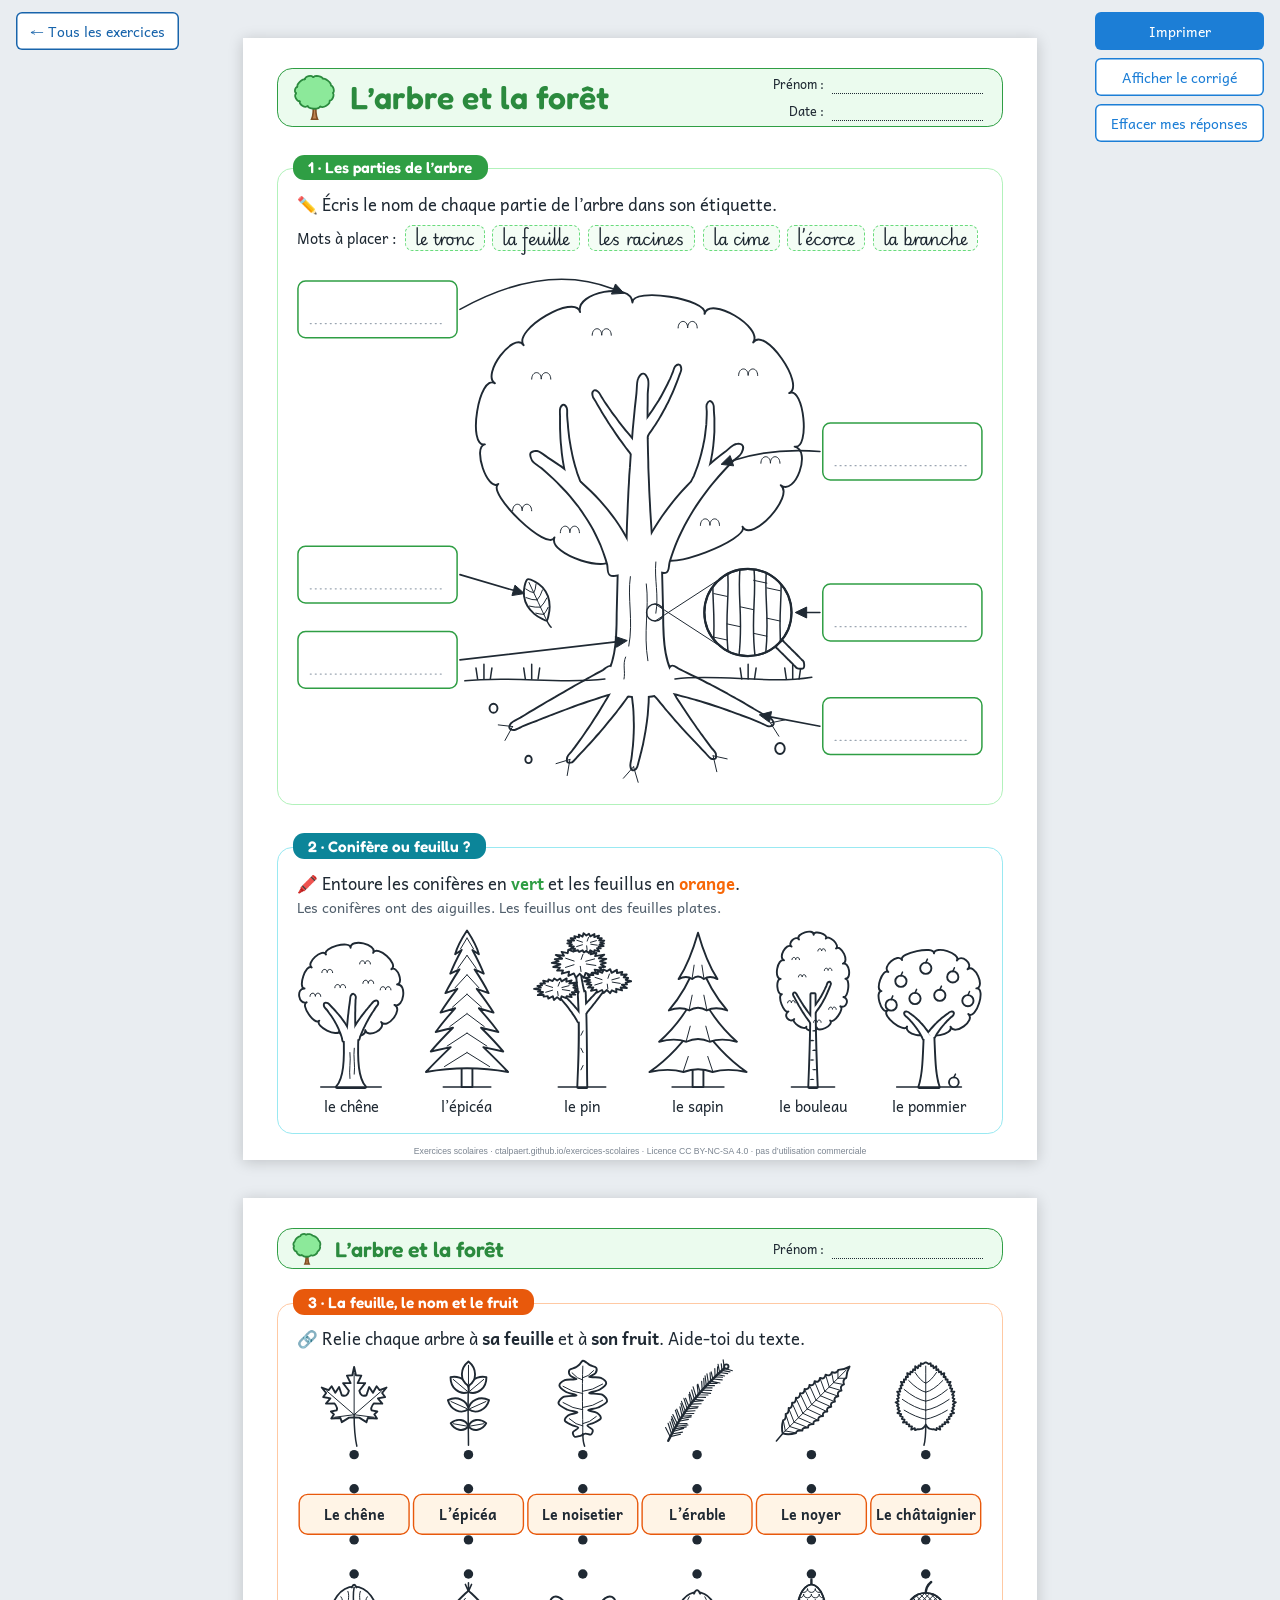
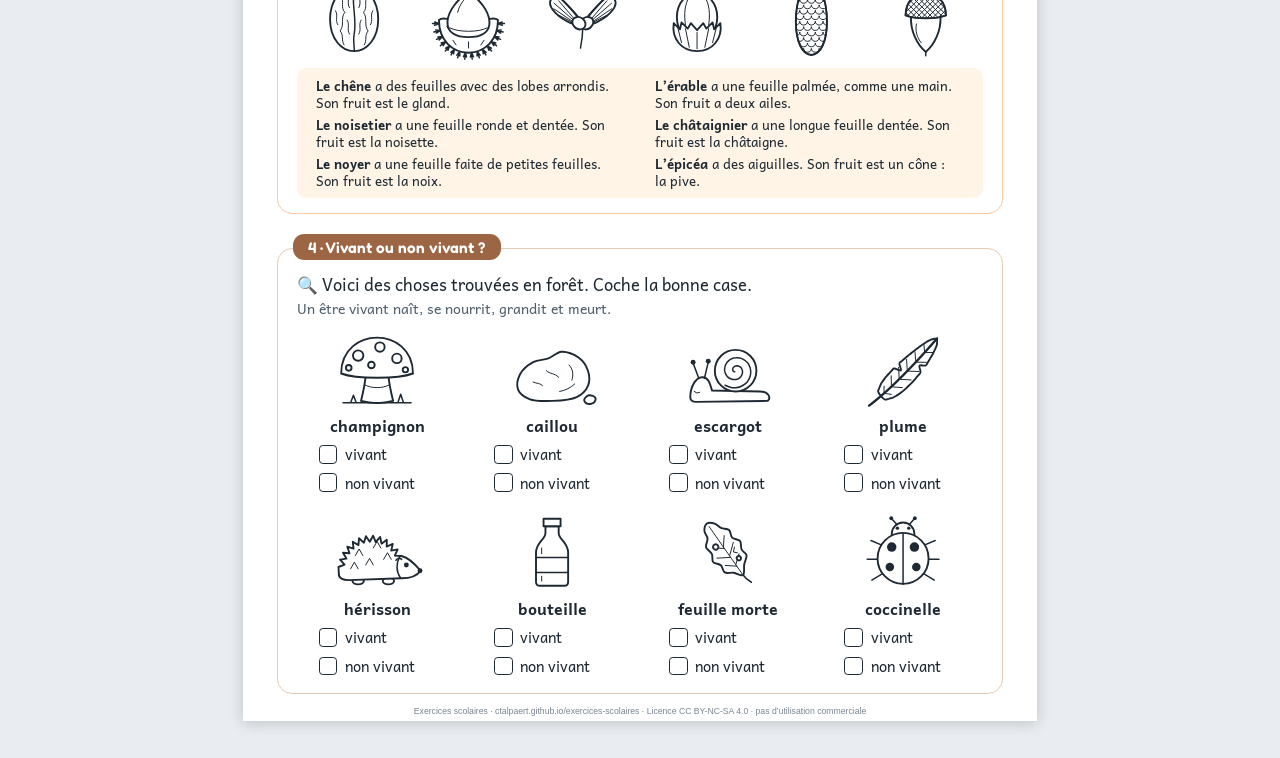
<file: arbres.html>
<!DOCTYPE html>
<html lang="fr">
<head>
<meta charset="utf-8">
<meta name="viewport" content="width=device-width, initial-scale=1">
<title>L’arbre et la forêt</title>
<meta name="description" content="Quatre exercices sur deux pages : les parties de l’arbre, conifère ou feuillu, la feuille et le fruit, vivant ou non vivant.">
<meta name="keywords" content="arbre, forêt, conifère, feuillu, feuille, fruit, écorce, racines, vivant, non vivant">
<meta name="worksheet:subject" content="Sciences de la nature">
<meta name="worksheet:level" content="4P">
<meta name="worksheet:added" content="2026-10-02">
<link rel="license" href="https://creativecommons.org/licenses/by-nc-sa/4.0/deed.fr">
<link rel="icon" href="assets/favicon.svg" type="image/svg+xml">
<link rel="preconnect" href="https://fonts.googleapis.com">
<link rel="preconnect" href="https://fonts.gstatic.com" crossorigin>
<link href="https://fonts.googleapis.com/css2?family=Andika:wght@400;700&family=Fredoka:wght@600&family=Playwrite+FR+Moderne&display=swap" rel="stylesheet">
<link rel="stylesheet" href="assets/worksheet.css">
<style>
  :root {
    --muted: #52606d;
    --green: #2f9e44;
    --teal: #0c8599;
    --orange: #e8590c;
    --brown: #9c6644;
    --conifer: #2f9e44;
    --broadleaf: #f76707;
  }

  body { font-family: "Andika", "Trebuchet MS", "Segoe UI", Arial, sans-serif; }

  /* A4 sheet */
  .page { padding: 7mm 9mm 5mm; gap: 5.5mm; }

  /* Header */
  .head {
    position: relative;
    display: flex;
    align-items: center;
    gap: 3mm;
    padding: 1mm 5mm 1mm 3mm;
    border: .5mm solid var(--green);
    border-radius: 4mm;
    background: #ebfbee;
  }
  .head svg { width: 11mm; height: 11mm; flex: none; }
  .head h1 { margin: 0; font-family: "Fredoka", "Trebuchet MS", sans-serif; font-size: 21pt; font-weight: 600; color: #2b8a3e; }
  .ident { margin-left: auto; display: grid; gap: 1.8mm; font-size: 9.5pt; }
  .ident div { display: flex; align-items: flex-end; justify-content: flex-end; gap: 2mm; white-space: nowrap; }
  .ident i { width: 40mm; border-bottom: .35mm dotted var(--ink); }
  .badge {
    display: none;
    position: absolute;
    top: -3mm;
    left: 50%;
    transform: translateX(-50%);
    padding: .8mm 4mm;
    font-family: "Fredoka", sans-serif;
    font-size: 9pt;
    font-weight: 600;
    color: #fff;
    background: var(--answer);
    border-radius: 3mm;
  }

  /* Exercise blocks */
  .row { display: grid; grid-template-columns: 112mm minmax(0, 1fr); gap: 4mm; }
  .ex {
    position: relative;
    padding: 5mm 4mm 3mm;
    border: .45mm solid var(--line);
    border-radius: 4mm;
  }
  .tab {
    position: absolute;
    top: -3.3mm;
    left: 4mm;
    padding: .7mm 3.5mm;
    font-family: "Fredoka", "Trebuchet MS", sans-serif;
    font-size: 9.5pt;
    font-weight: 600;
    color: #fff;
    background: var(--accent);
    border-radius: 3mm;
    white-space: nowrap;
  }
  .instruction { margin: 0; font-size: 10.5pt; line-height: 1.3; }
  .hint { margin: 1mm 0 0; font-size: 8.5pt; line-height: 1.3; color: var(--muted); }

  .ex1 { --accent: var(--green); --line: #b2f2bb; }
  .ex2 { --accent: var(--teal); --line: #99e9f2; }
  .ex3 { --accent: var(--orange); --line: #ffc9a3; }
  .ex4 { --accent: var(--brown); --line: #e6ccb2; }

  .ex svg { display: block; width: 100%; height: auto; overflow: visible; }
  /* Exercise 1: fields placed by the script over the drawing's labels */
  .diagram { position: relative; }
  .diagram .answer-input { bottom: auto; padding-top: 4mm; font-size: 16pt; }
  .cb .answer-input { font-size: 12pt; font-weight: 700; border-radius: 1mm; }

  /* Exercise 1 */
  .bank { display: flex; flex-wrap: wrap; align-items: center; gap: 1mm 1.5mm; margin: 1.2mm 0 1.8mm; font-size: 9pt; }
  .bank span {
    padding: 0 2mm;
    font-family: "Playwrite FR Moderne", cursive;
    font-size: 9.5pt;
    line-height: 1.5;
    border: .3mm dashed #69db7c;
    border-radius: 2mm;
    background: #f4fdf5;
  }
  .label { fill: #fff; stroke: var(--green); stroke-width: 1.5px; }
  .guide { fill: none; stroke: #9aa5b1; stroke-width: 1.2px; stroke-dasharray: 1 4; stroke-linecap: round; }
  .cur { font-family: "Playwrite FR Moderne", cursive; font-size: 15px; text-anchor: middle; fill: var(--answer); }

  /* Exercise 2 */
  .c-green { color: var(--conifer); font-weight: 700; }
  .c-orange { color: var(--broadleaf); font-weight: 700; }
  .trees { display: grid; grid-template-columns: repeat(3, minmax(0, 1fr)); gap: 3mm 1.5mm; margin-top: 2.5mm; }
  .tree { position: relative; margin: 0; text-align: center; }
  .tree svg { height: 27mm; }
  .tree figcaption { margin-top: .6mm; font-size: 8.5pt; }
  .ring { position: absolute; inset: -1.2mm -.4mm 4.3mm; border: .7mm solid; border-radius: 50%; }
  .ring.conifer { border-color: var(--conifer); }
  .ring.broadleaf { border-color: var(--broadleaf); }

  /* Exercise 3 */
  .ex3 svg { margin-top: 2mm; }
  .name-box { fill: #fff4e6; stroke: var(--orange); stroke-width: 1.4px; }
  .nm { font-family: "Andika", sans-serif; font-size: 14.5px; font-weight: 700; text-anchor: middle; fill: var(--ink); }
  .link { fill: none; stroke: var(--answer); stroke-width: 1.6px; stroke-linecap: round; }
  .help {
    display: grid;
    grid-template-columns: repeat(3, minmax(0, 1fr));
    gap: .8mm 5mm;
    margin-top: 2.5mm;
    padding: 2mm 4mm;
    font-size: 9pt;
    line-height: 1.3;
    background: #fff4e6;
    border-radius: 2.5mm;
  }
  .help p { margin: 0; }

  /* Exercise 4 */
  .finds { display: grid; grid-template-columns: repeat(8, minmax(0, 1fr)); gap: 1.5mm; margin-top: 2mm; }
  .find { text-align: center; }
  .find svg { height: 15mm; }
  .find-name { margin: .8mm 0 .8mm; font-size: 9pt; font-weight: 700; white-space: nowrap; }
  .opt { display: flex; align-items: center; gap: 1.2mm; margin: .7mm 0 0 1.5mm; font-size: 8pt; white-space: nowrap; }
  .cb {
    position: relative;
    flex: none;
    width: 3.6mm;
    height: 3.6mm;
    display: inline-flex;
    align-items: center;
    justify-content: center;
    border: .35mm solid var(--ink);
    border-radius: .8mm;
  }
  .cb .ans { font-size: 9pt; font-weight: 700; line-height: 1; color: var(--answer); }

  /* Drawings: black lines on white, to colour in */
  svg path, svg circle, svg ellipse, svg rect { vector-effect: non-scaling-stroke; }
  .o  { fill: #fff; stroke: var(--ink); stroke-width: 1.9px; stroke-linejoin: round; stroke-linecap: round; }
  .l  { fill: none; stroke: var(--ink); stroke-width: 1.5px; stroke-linejoin: round; stroke-linecap: round; }
  .l2 { fill: none; stroke: var(--ink); stroke-width: 2.4px; stroke-linecap: round; }
  .t  { fill: none; stroke: var(--ink); stroke-width: 1px; stroke-linejoin: round; stroke-linecap: round; }
  .nd { fill: none; stroke: var(--ink); stroke-width: 1.15px; stroke-linecap: round; }
  .k  { fill: var(--ink); }
  .uo { fill: var(--ink); stroke: var(--ink); stroke-width: 3.8px; stroke-linejoin: round; }
  .uf { fill: #fff; }
  .arrow { fill: none; stroke: var(--ink); stroke-width: 1.6px; stroke-linecap: round; }
  .arrow-head { fill: var(--ink); stroke: var(--ink); stroke-width: 1px; stroke-linejoin: round; }
  .ic-crown { fill: #8ce99a; stroke: #2b8a3e; stroke-width: 1.8px; }
  .ic-trunk { fill: #c08552; stroke: #7f4f24; stroke-width: 1.6px; }

  /* ---- Large format: two exercises per page ---- */
  .page { padding: 8mm 9mm 7mm; gap: 6.5mm; justify-content: space-between; }
  .head h1 { font-size: 24pt; }
  .head svg { width: 13mm; height: 13mm; }
  .head.mini { padding: .6mm 5mm .6mm 3mm; }
  .head.mini svg { width: 9mm; height: 9mm; }
  .head.mini h1 { font-size: 16pt; }
  .ex { padding: 6.5mm 5mm 4mm; }
  .tab { top: -3.9mm; padding: .9mm 4mm; font-size: 11.5pt; }
  .instruction { font-size: 12.5pt; }
  .hint { font-size: 10.5pt; }
  .bank { gap: 1.5mm 2mm; margin: 2.5mm 0 3mm; font-size: 11pt; }
  .bank span { padding: 0 2.4mm; font-size: 12pt; }
  .cur { font-size: 26px; }
  .spot { fill: none; stroke: var(--ink); stroke-width: 1.4px; }
  .rim { fill: none; stroke: var(--ink); stroke-width: 2.2px; }
  .trees { grid-template-columns: repeat(6, minmax(0, 1fr)); gap: 2mm; margin-top: 3mm; }
  .tree svg { height: 43mm; }
  .tree figcaption { margin-top: 1mm; font-size: 11pt; }
  .ring { inset: -1.8mm -.6mm 5mm; border-width: .8mm; }
  .nm { font-size: 15px; }
  .help { grid-template-columns: repeat(2, minmax(0, 1fr)); gap: 1.2mm 8mm; margin-top: 2.5mm; padding: 2.2mm 5mm; font-size: 10pt; }
  .finds { grid-template-columns: repeat(4, minmax(0, 1fr)); gap: 5mm 4mm; margin-top: 3.5mm; }
  .find svg { height: 20mm; }
  .find-name { margin: 1.5mm 0 1mm; font-size: 12pt; }
  .opt { width: 31mm; gap: 2mm; margin: 1.2mm auto 0; font-size: 11pt; }
  .cb { width: 5mm; height: 5mm; border-width: .4mm; border-radius: 1mm; }
  .cb .ans { font-size: 12pt; }
</style>
</head>
<body>

<button type="button" class="menu-toggle" aria-expanded="false" aria-controls="toolbar" aria-label="Menu">
  <svg viewBox="0 0 24 24" aria-hidden="true"><path class="icon-open" d="M4 6h16M4 12h16M4 18h16"/><path class="icon-close" d="M6 6l12 12M18 6 6 18"/></svg>
</button>

<div class="toolbar" id="toolbar">
  <a class="back-link" href="index.html">← Tous les exercices</a>
  <button type="button" onclick="window.print()">Imprimer</button>
  <button type="button" class="secondary" id="btn-answers" aria-pressed="false">Afficher le corrigé</button>
  <button type="button" class="secondary" id="btn-clear">Effacer mes réponses</button>
</div>

<main>
  <article class="page">
    <header class="head">
      <svg viewBox="0 0 100 100" aria-hidden="true"><path class="ic-trunk" d="M44 94C48 86 48 72 47 58L53 58C52 72 52 86 56 94Z"/><path class="ic-crown" d="M47.6 10.1C47.2 2.8 69.1 6.4 66.4 13.2C69 6.7 88.3 22.7 82.3 26.3C88.1 22.8 92.7 41.1 85.9 40.6C93 41.1 85 60.1 79.6 55.5C86.7 61.6 63.3 75.7 61 66.6C63.3 75.4 33.4 74.4 36.3 65.8C33.5 74.3 14.5 62.4 21.1 56.3C14.5 62.4 5.2 42.1 14.1 41.2C7.1 41.9 9.9 25.9 16.3 28.8C9.6 25.7 27.5 7.9 30.8 14.5C27 7 47.2 1.7 47.6 10.1Z"/></svg>
      <h1>L’arbre et la forêt</h1>
      <span class="badge">Corrigé</span>
      <div class="ident">
        <div>Prénom&nbsp;: <i></i></div>
        <div>Date&nbsp;: <i></i></div>
      </div>
    </header>

    <section class="ex ex1">
      <span class="tab">1 · Les parties de l’arbre</span>
      <p class="instruction">✏️ Écris le nom de chaque partie de l’arbre dans son étiquette.</p>
      <div class="bank">Mots à placer&nbsp;: <span>le tronc</span><span>la feuille</span><span>les racines</span><span>la cime</span><span>l’écorce</span><span>la branche</span></div>
      <div class="diagram"><svg viewBox="0 0 724 556" role="img" aria-label="Arbre avec six étiquettes à compléter"><g transform="translate(-152.1 4) scale(1.68 1.93)"><path class="o" d="M301.3 20.1C301 11.5 349.2 18.1 346.6 26.3C349.8 16.3 383.6 33.5 377.2 41.9C384.2 32.8 410.3 65.2 399.8 69.6C409.1 65.7 413.1 100.7 403.2 98.9C414 100.9 403.6 126.1 394.5 120C403.4 126 376.1 151.8 370.5 142.7C374.8 149.7 321.2 167.5 320.4 159.2C321.5 170.2 288.6 170 289.9 159C288.7 169.3 248 158 252.3 148.6C248.4 156.9 209.3 124.3 217 119.3C210.2 123.7 200.6 98.9 208.6 97.7C197.3 99.5 204.8 58.7 214.9 64.3C206.2 59.5 226.7 35.7 232.9 43.4C226.1 34.9 265.4 14.9 268.4 25.3C265.2 14.3 300.9 8.6 301.3 20.1Z"/><path class="uo" d="M282 228C291 220 292 206 292 190L293 156L319 156L320 190C320 206 321 220 330 228C322 238 290 238 282 228Z"/><path class="uo" d="M304.5 163.2C305.3 161.4 302.6 158.9 301.6 156.8C300.5 154.7 299.4 152.7 298.2 150.7C297 148.7 295.7 146.8 294.3 144.8C293 142.9 291.5 141 290.1 139.2C288.6 137.4 287 135.6 285.4 133.8C283.7 132 282 130.3 280.3 128.6C278.5 126.9 276.7 125.3 274.8 123.7C272.9 122.1 270.9 120.5 268.9 118.9C266.8 117.4 264.7 115.9 262.6 114.4C260.4 112.9 258.1 111.4 255.9 110C253.5 108.6 251.2 107.2 248.8 105.9C246.3 104.5 243.3 102.1 241.3 101.8C239.9 101.7 238.3 102 237.8 102.7C237.4 103.4 238 105 238.7 106.2C239.9 107.8 243.3 109.3 245.5 111C247.6 112.6 249.7 114.2 251.7 115.9C253.7 117.5 255.6 119.2 257.4 120.9C259.3 122.5 261 124.2 262.7 125.9C264.3 127.6 265.9 129.4 267.5 131.1C268.9 132.8 270.4 134.6 271.7 136.4C273.1 138.1 274.3 139.9 275.5 141.7C276.7 143.4 277.8 145.2 278.8 147C279.8 148.8 280.8 150.6 281.7 152.4C282.5 154.2 283.3 156 284 157.8C284.8 159.7 285.4 161.5 286 163.3C286.5 165.2 286 168.1 287.5 168.8C290.1 170.3 303.3 166 304.5 163.2Z"/><path class="uo" d="M322.4 167.3C323.9 166.5 323.5 163.5 324.2 161.6C324.9 159.7 325.6 157.8 326.4 155.9C327.2 154 328 152.2 328.9 150.3C329.9 148.4 330.8 146.6 331.9 144.7C332.9 142.9 334 141 335.2 139.2C336.4 137.3 337.6 135.5 338.9 133.7C340.2 131.9 341.6 130.1 343 128.3C344.4 126.5 345.9 124.7 347.5 122.9C349.1 121.1 350.7 119.3 352.4 117.6C354.1 115.8 355.9 114 357.7 112.3C359.5 110.6 361.4 108.8 363.4 107.1C365.3 105.4 368.4 103.8 369.4 102C370.1 100.9 370.5 99.2 370 98.6C369.6 97.9 367.9 97.7 366.6 98C364.6 98.3 361.9 100.8 359.7 102.3C357.4 103.8 355.3 105.3 353.1 106.8C351 108.3 348.9 109.8 346.9 111.4C344.9 113 342.9 114.6 341 116.2C339.1 117.8 337.2 119.5 335.4 121.2C333.6 122.8 331.8 124.6 330.1 126.3C328.4 128 326.8 129.8 325.2 131.6C323.6 133.4 322.1 135.2 320.6 137C319.1 138.9 317.7 140.8 316.3 142.7C314.9 144.6 313.6 146.5 312.4 148.5C311.1 150.5 310 152.5 308.8 154.5C307.7 156.6 304.9 158.9 305.6 160.7C306.7 163.6 319.7 168.6 322.4 167.3Z"/><path class="uo" d="M314 159.7C315.4 158 313.5 154.2 313.2 151.5C313 148.7 312.8 146 312.6 143.2C312.4 140.5 312.2 137.8 312 135.1C311.8 132.3 311.7 129.6 311.5 126.9C311.3 124.2 311.2 121.5 311.1 118.7C311 116 310.8 113.3 310.7 110.6C310.7 107.9 310.6 105.2 310.5 102.5C310.4 99.8 310.4 97.1 310.3 94.4C310.3 91.7 310.3 89 310.2 86.3C310.2 83.6 310.2 81 310.2 78.3C310.3 75.6 310.3 72.9 310.3 70.2C310.4 67.6 311.2 64.1 310.5 62.2C310 61 309 59.6 308.2 59.5C307.4 59.4 306.1 60.6 305.5 61.8C304.5 63.5 304.8 67.1 304.4 69.8C304.1 72.5 303.7 75.2 303.4 77.8C303.1 80.5 302.8 83.2 302.5 85.9C302.2 88.6 301.9 91.3 301.7 94C301.4 96.8 301.2 99.5 300.9 102.2C300.7 104.9 300.5 107.7 300.3 110.4C300 113.1 299.8 115.9 299.7 118.6C299.5 121.4 299.3 124.1 299.2 126.9C299 129.7 298.9 132.4 298.8 135.2C298.6 138 298.5 140.7 298.4 143.5C298.3 146.3 298.2 149.1 298.2 151.9C298.1 154.7 296.4 158.8 298 160.3C300.2 162.5 312 162 314 159.7Z"/><path class="uo" d="M269.2 120.6C269.5 119.8 268.3 118.7 267.8 117.7C267.4 116.7 267 115.8 266.5 114.7C266.1 113.7 265.7 112.7 265.4 111.6C265 110.6 264.6 109.5 264.3 108.4C264 107.3 263.6 106.2 263.3 105C263 103.9 262.7 102.7 262.5 101.6C262.2 100.4 261.9 99.2 261.7 97.9C261.5 96.7 261.2 95.5 261 94.2C260.8 92.9 260.7 91.6 260.5 90.3C260.3 89 260.2 87.7 260.1 86.3C259.9 85 259.8 83.6 259.7 82.2C259.6 80.8 259.9 79 259.5 78C259.2 77.3 258.5 76.5 258 76.5C257.5 76.5 256.8 77.3 256.5 78C256.1 79 256.4 80.9 256.4 82.3C256.4 83.7 256.4 85.1 256.4 86.5C256.4 87.9 256.4 89.3 256.5 90.7C256.6 92 256.6 93.4 256.7 94.7C256.8 96 256.9 97.3 257.1 98.6C257.2 99.9 257.4 101.2 257.5 102.4C257.7 103.7 257.9 104.9 258.1 106.2C258.3 107.4 258.6 108.6 258.8 109.8C259.1 111 259.3 112.2 259.6 113.4C259.9 114.5 260.2 115.7 260.6 116.8C260.9 117.9 261.2 119.1 261.6 120.2C262 121.3 262 123.1 262.8 123.4C264 123.9 268.7 121.8 269.2 120.6Z"/><path class="uo" d="M345.2 121.4C346.2 121 346.2 118.9 346.7 117.6C347.1 116.3 347.6 115 348 113.7C348.4 112.5 348.8 111.2 349.1 109.9C349.5 108.6 349.8 107.4 350.1 106.1C350.4 104.8 350.6 103.5 350.9 102.3C351.1 101 351.3 99.7 351.5 98.4C351.6 97.2 351.8 95.9 351.9 94.6C352 93.4 352.1 92.1 352.2 90.9C352.2 89.6 352.2 88.3 352.2 87.1C352.2 85.8 352.2 84.6 352.2 83.3C352.1 82.1 352 80.8 351.9 79.6C351.8 78.3 352 76.7 351.5 75.9C351.1 75.2 350.4 74.5 349.9 74.5C349.4 74.6 348.8 75.4 348.5 76.1C348.2 77.1 348.6 78.5 348.6 79.7C348.6 80.9 348.6 82.1 348.5 83.3C348.4 84.5 348.4 85.7 348.3 86.9C348.1 88.1 348 89.3 347.8 90.5C347.7 91.7 347.5 92.8 347.3 94C347.1 95.2 346.8 96.4 346.5 97.6C346.3 98.7 346 99.9 345.6 101.1C345.3 102.3 345 103.4 344.6 104.6C344.2 105.8 343.8 106.9 343.4 108.1C343 109.3 342.5 110.4 342 111.6C341.5 112.8 341 113.9 340.5 115.1C340 116.2 338.5 117.6 338.8 118.6C339.3 119.9 343.9 122 345.2 121.4Z"/><path class="uo" d="M308.1 101.9C308.1 100.9 306.3 100.2 305.4 99.3C304.5 98.5 303.7 97.6 302.8 96.7C301.9 95.9 301 95 300.2 94.1C299.3 93.2 298.5 92.3 297.7 91.5C296.8 90.6 296 89.7 295.2 88.8C294.4 87.9 293.5 87 292.7 86.1C291.9 85.2 291.1 84.2 290.4 83.3C289.6 82.4 288.8 81.5 288 80.6C287.3 79.6 286.5 78.7 285.8 77.8C285 76.8 284.3 75.9 283.5 74.9C282.8 74 282.1 73 281.4 72.1C280.7 71.1 280.1 69.7 279.2 69.2C278.6 68.8 277.6 68.5 277.2 68.8C276.8 69 276.6 70.1 276.8 70.8C276.9 71.8 278 72.9 278.7 73.9C279.3 74.9 280 76 280.7 77C281.4 78 282.1 79 282.7 80C283.4 81 284.1 82 284.9 83C285.6 84 286.3 85 287 86C287.8 87 288.5 88 289.3 88.9C290 89.9 290.8 90.9 291.6 91.9C292.3 92.8 293.1 93.8 293.9 94.8C294.7 95.7 295.5 96.7 296.3 97.6C297.1 98.6 297.9 99.5 298.8 100.5C299.6 101.4 300.4 102.4 301.3 103.3C302.1 104.3 302.9 106.1 303.9 106.1C305.1 106.1 308.1 103.1 308.1 101.9Z"/><path class="uo" d="M309.2 94.1C310.1 94 310.8 92.2 311.6 91.2C312.4 90.3 313.2 89.3 313.9 88.3C314.7 87.3 315.4 86.4 316.1 85.4C316.9 84.4 317.6 83.4 318.2 82.4C318.9 81.4 319.6 80.3 320.2 79.3C320.9 78.3 321.5 77.3 322.1 76.2C322.8 75.2 323.4 74.1 323.9 73.1C324.5 72 325.1 70.9 325.6 69.9C326.2 68.8 326.7 67.7 327.2 66.6C327.7 65.5 328.2 64.4 328.7 63.3C329.2 62.2 329.7 61.1 330.1 60C330.6 58.8 331.4 57.5 331.4 56.6C331.4 55.8 331 54.8 330.6 54.6C330.1 54.4 329.1 54.9 328.6 55.4C327.9 56.1 327.6 57.6 327.1 58.7C326.6 59.7 326.1 60.8 325.6 61.8C325 62.8 324.5 63.9 323.9 64.9C323.3 65.9 322.7 66.9 322.1 67.9C321.5 68.9 320.9 69.9 320.3 70.9C319.7 71.9 319 72.8 318.4 73.8C317.7 74.7 317 75.7 316.3 76.6C315.6 77.6 314.9 78.5 314.2 79.4C313.5 80.3 312.7 81.2 312 82.1C311.2 83 310.5 83.9 309.7 84.8C308.9 85.7 308.1 86.5 307.3 87.4C306.5 88.3 304.8 89 304.8 89.9C304.8 91.2 308 94.1 309.2 94.1Z"/><path class="uo" d="M287.6 219.4C286.3 218.9 284.6 220.8 283 221.6C281.5 222.3 279.9 223 278.3 223.8C276.7 224.6 275.1 225.3 273.5 226.1C271.9 226.9 270.2 227.7 268.6 228.5C266.9 229.3 265.2 230.2 263.5 231C261.8 231.8 260.1 232.7 258.4 233.6C256.7 234.4 254.9 235.3 253.2 236.2C251.4 237.1 249.6 238 247.8 238.9C246 239.9 244.2 240.8 242.4 241.7C240.5 242.7 238.7 243.6 236.8 244.6C234.9 245.6 233.1 246.6 231.2 247.6C229.2 248.6 226.4 249.5 225.4 250.6C224.8 251.3 224.4 252.2 224.6 252.6C224.8 253.1 225.8 253.4 226.6 253.4C228.1 253.4 230.7 251.9 232.7 251.2C234.7 250.5 236.7 249.7 238.7 249.1C240.7 248.4 242.7 247.7 244.6 247C246.6 246.4 248.5 245.7 250.4 245.1C252.3 244.4 254.2 243.8 256.1 243.2C257.9 242.6 259.8 242 261.6 241.4C263.4 240.9 265.2 240.3 267 239.7C268.8 239.2 270.6 238.7 272.3 238.1C274.1 237.6 275.8 237.1 277.5 236.6C279.2 236.1 280.9 235.7 282.6 235.2C284.2 234.7 285.9 234.3 287.5 233.9C289.1 233.4 291.7 233.8 292.4 232.6C293.5 230.5 289.8 220.3 287.6 219.4Z"/><path class="uo" d="M291.9 227.1C290.8 227.4 290.5 229.4 289.8 230.6C289.1 231.7 288.4 232.9 287.6 234C286.9 235.2 286.1 236.3 285.4 237.5C284.6 238.6 283.8 239.8 283 240.9C282.2 242.1 281.4 243.3 280.6 244.4C279.7 245.6 278.9 246.7 278 247.9C277.2 249.1 276.3 250.2 275.4 251.4C274.5 252.6 273.6 253.7 272.7 254.9C271.8 256.1 270.8 257.2 269.9 258.4C268.9 259.6 268 260.7 267 261.9C266 263.1 265 264.2 264 265.4C263 266.6 261.4 267.8 260.9 268.9C260.7 269.7 260.6 270.7 260.9 271.1C261.3 271.4 262.3 271.3 263.1 271.1C264.2 270.6 265.4 269 266.6 267.9C267.7 266.9 268.9 265.8 270 264.8C271.1 263.7 272.3 262.7 273.4 261.6C274.5 260.6 275.6 259.5 276.6 258.5C277.7 257.4 278.8 256.3 279.9 255.3C280.9 254.2 281.9 253.2 283 252.1C284 251 285 250 286 248.9C287 247.9 288 246.8 289 245.7C290 244.7 290.9 243.6 291.9 242.5C292.8 241.5 293.8 240.4 294.7 239.3C295.6 238.2 296.5 237.2 297.4 236.1C298.3 235 300.3 234 300.1 232.9C299.9 231.1 293.6 226.8 291.9 227.1Z"/><path class="uo" d="M301 232.5C300.5 233.2 301.4 234.6 301.6 235.7C301.7 236.7 301.9 237.8 302 238.9C302.2 239.9 302.3 241 302.4 242.1C302.5 243.2 302.6 244.3 302.6 245.4C302.7 246.5 302.7 247.7 302.7 248.8C302.8 249.9 302.8 251.1 302.8 252.2C302.8 253.3 302.7 254.5 302.7 255.6C302.6 256.8 302.6 258 302.5 259.1C302.4 260.3 302.3 261.5 302.2 262.7C302 263.9 301.9 265.1 301.7 266.3C301.6 267.5 301.4 268.7 301.2 269.9C301 271.1 300.4 272.6 300.6 273.6C300.7 274.4 301.1 275.3 301.6 275.4C302.1 275.6 303 275 303.4 274.4C304.1 273.6 304.3 272 304.7 270.8C305.1 269.6 305.5 268.4 305.8 267.2C306.2 266 306.5 264.8 306.8 263.6C307.2 262.4 307.5 261.2 307.7 260C308 258.8 308.3 257.6 308.5 256.4C308.8 255.2 309 254 309.2 252.8C309.4 251.6 309.6 250.4 309.8 249.2C310 248.1 310.1 246.9 310.3 245.7C310.4 244.5 310.5 243.3 310.6 242.1C310.7 240.9 310.8 239.8 310.9 238.6C310.9 237.4 311 236.2 311 235C311 233.9 311.7 232.2 311 231.5C309.7 230.4 302 231.2 301 232.5Z"/><path class="uo" d="M314.1 233.1C314 234.2 315.8 235 316.7 236C317.6 236.9 318.5 237.9 319.4 238.9C320.3 239.8 321.3 240.8 322.2 241.8C323.2 242.8 324.1 243.7 325.1 244.7C326.1 245.7 327.1 246.7 328 247.7C329 248.7 330.1 249.7 331.1 250.7C332.1 251.7 333.1 252.7 334.2 253.7C335.2 254.7 336.3 255.7 337.4 256.7C338.5 257.7 339.6 258.7 340.7 259.8C341.8 260.8 342.9 261.8 344 262.8C345.1 263.9 346.3 264.9 347.4 265.9C348.6 267 349.8 268.6 350.9 269.1C351.7 269.3 352.7 269.4 353.1 269.1C353.4 268.7 353.3 267.7 353.1 266.9C352.6 265.8 351 264.6 350 263.4C349 262.3 348 261.1 347 259.9C346 258.8 345.1 257.6 344.1 256.5C343.2 255.4 342.2 254.2 341.3 253.1C340.4 251.9 339.5 250.8 338.6 249.7C337.7 248.6 336.8 247.5 335.9 246.3C335.1 245.2 334.2 244.1 333.4 243C332.5 241.9 331.7 240.8 330.9 239.7C330.1 238.6 329.3 237.6 328.5 236.5C327.8 235.4 327 234.3 326.3 233.3C325.5 232.2 324.8 231.1 324.1 230.1C323.3 229 323 227.1 321.9 226.9C320.2 226.7 314.2 231.3 314.1 233.1Z"/><path class="uo" d="M322.1 232.7C322.8 233.9 325.2 233.3 326.8 233.7C328.4 234 330.1 234.3 331.7 234.7C333.4 235.1 335 235.4 336.7 235.8C338.4 236.2 340.1 236.7 341.9 237.1C343.6 237.5 345.4 238 347.1 238.5C348.9 239 350.7 239.5 352.5 240C354.3 240.5 356.2 241 358 241.6C359.9 242.2 361.8 242.7 363.7 243.3C365.6 243.9 367.5 244.5 369.4 245.2C371.4 245.8 373.3 246.4 375.3 247.1C377.3 247.8 379.3 248.5 381.3 249.2C383.3 249.9 385.9 251.4 387.4 251.4C388.2 251.4 389.2 251.1 389.4 250.6C389.6 250.2 389.2 249.3 388.6 248.6C387.6 247.5 384.8 246.6 382.8 245.6C380.9 244.6 379 243.6 377.2 242.7C375.3 241.7 373.4 240.8 371.6 239.8C369.8 238.9 367.9 238 366.1 237.1C364.3 236.2 362.5 235.4 360.8 234.5C359 233.7 357.2 232.8 355.5 232C353.8 231.2 352 230.4 350.3 229.6C348.6 228.9 346.9 228.1 345.3 227.3C343.6 226.6 341.9 225.9 340.3 225.2C338.6 224.5 337 223.8 335.4 223.1C333.8 222.4 332.2 221.8 330.6 221.1C329 220.5 327.2 218.6 325.9 219.3C323.8 220.3 320.9 230.7 322.1 232.7Z"/><path class="uf" d="M282 228C291 220 292 206 292 190L293 156L319 156L320 190C320 206 321 220 330 228C322 238 290 238 282 228Z"/><path class="uf" d="M304.5 163.2C305.3 161.4 302.6 158.9 301.6 156.8C300.5 154.7 299.4 152.7 298.2 150.7C297 148.7 295.7 146.8 294.3 144.8C293 142.9 291.5 141 290.1 139.2C288.6 137.4 287 135.6 285.4 133.8C283.7 132 282 130.3 280.3 128.6C278.5 126.9 276.7 125.3 274.8 123.7C272.9 122.1 270.9 120.5 268.9 118.9C266.8 117.4 264.7 115.9 262.6 114.4C260.4 112.9 258.1 111.4 255.9 110C253.5 108.6 251.2 107.2 248.8 105.9C246.3 104.5 243.3 102.1 241.3 101.8C239.9 101.7 238.3 102 237.8 102.7C237.4 103.4 238 105 238.7 106.2C239.9 107.8 243.3 109.3 245.5 111C247.6 112.6 249.7 114.2 251.7 115.9C253.7 117.5 255.6 119.2 257.4 120.9C259.3 122.5 261 124.2 262.7 125.9C264.3 127.6 265.9 129.4 267.5 131.1C268.9 132.8 270.4 134.6 271.7 136.4C273.1 138.1 274.3 139.9 275.5 141.7C276.7 143.4 277.8 145.2 278.8 147C279.8 148.8 280.8 150.6 281.7 152.4C282.5 154.2 283.3 156 284 157.8C284.8 159.7 285.4 161.5 286 163.3C286.5 165.2 286 168.1 287.5 168.8C290.1 170.3 303.3 166 304.5 163.2Z"/><path class="uf" d="M322.4 167.3C323.9 166.5 323.5 163.5 324.2 161.6C324.9 159.7 325.6 157.8 326.4 155.9C327.2 154 328 152.2 328.9 150.3C329.9 148.4 330.8 146.6 331.9 144.7C332.9 142.9 334 141 335.2 139.2C336.4 137.3 337.6 135.5 338.9 133.7C340.2 131.9 341.6 130.1 343 128.3C344.4 126.5 345.9 124.7 347.5 122.9C349.1 121.1 350.7 119.3 352.4 117.6C354.1 115.8 355.9 114 357.7 112.3C359.5 110.6 361.4 108.8 363.4 107.1C365.3 105.4 368.4 103.8 369.4 102C370.1 100.9 370.5 99.2 370 98.6C369.6 97.9 367.9 97.7 366.6 98C364.6 98.3 361.9 100.8 359.7 102.3C357.4 103.8 355.3 105.3 353.1 106.8C351 108.3 348.9 109.8 346.9 111.4C344.9 113 342.9 114.6 341 116.2C339.1 117.8 337.2 119.5 335.4 121.2C333.6 122.8 331.8 124.6 330.1 126.3C328.4 128 326.8 129.8 325.2 131.6C323.6 133.4 322.1 135.2 320.6 137C319.1 138.9 317.7 140.8 316.3 142.7C314.9 144.6 313.6 146.5 312.4 148.5C311.1 150.5 310 152.5 308.8 154.5C307.7 156.6 304.9 158.9 305.6 160.7C306.7 163.6 319.7 168.6 322.4 167.3Z"/><path class="uf" d="M314 159.7C315.4 158 313.5 154.2 313.2 151.5C313 148.7 312.8 146 312.6 143.2C312.4 140.5 312.2 137.8 312 135.1C311.8 132.3 311.7 129.6 311.5 126.9C311.3 124.2 311.2 121.5 311.1 118.7C311 116 310.8 113.3 310.7 110.6C310.7 107.9 310.6 105.2 310.5 102.5C310.4 99.8 310.4 97.1 310.3 94.4C310.3 91.7 310.3 89 310.2 86.3C310.2 83.6 310.2 81 310.2 78.3C310.3 75.6 310.3 72.9 310.3 70.2C310.4 67.6 311.2 64.1 310.5 62.2C310 61 309 59.6 308.2 59.5C307.4 59.4 306.1 60.6 305.5 61.8C304.5 63.5 304.8 67.1 304.4 69.8C304.1 72.5 303.7 75.2 303.4 77.8C303.1 80.5 302.8 83.2 302.5 85.9C302.2 88.6 301.9 91.3 301.7 94C301.4 96.8 301.2 99.5 300.9 102.2C300.7 104.9 300.5 107.7 300.3 110.4C300 113.1 299.8 115.9 299.7 118.6C299.5 121.4 299.3 124.1 299.2 126.9C299 129.7 298.9 132.4 298.8 135.2C298.6 138 298.5 140.7 298.4 143.5C298.3 146.3 298.2 149.1 298.2 151.9C298.1 154.7 296.4 158.8 298 160.3C300.2 162.5 312 162 314 159.7Z"/><path class="uf" d="M269.2 120.6C269.5 119.8 268.3 118.7 267.8 117.7C267.4 116.7 267 115.8 266.5 114.7C266.1 113.7 265.7 112.7 265.4 111.6C265 110.6 264.6 109.5 264.3 108.4C264 107.3 263.6 106.2 263.3 105C263 103.9 262.7 102.7 262.5 101.6C262.2 100.4 261.9 99.2 261.7 97.9C261.5 96.7 261.2 95.5 261 94.2C260.8 92.9 260.7 91.6 260.5 90.3C260.3 89 260.2 87.7 260.1 86.3C259.9 85 259.8 83.6 259.7 82.2C259.6 80.8 259.9 79 259.5 78C259.2 77.3 258.5 76.5 258 76.5C257.5 76.5 256.8 77.3 256.5 78C256.1 79 256.4 80.9 256.4 82.3C256.4 83.7 256.4 85.1 256.4 86.5C256.4 87.9 256.4 89.3 256.5 90.7C256.6 92 256.6 93.4 256.7 94.7C256.8 96 256.9 97.3 257.1 98.6C257.2 99.9 257.4 101.2 257.5 102.4C257.7 103.7 257.9 104.9 258.1 106.2C258.3 107.4 258.6 108.6 258.8 109.8C259.1 111 259.3 112.2 259.6 113.4C259.9 114.5 260.2 115.7 260.6 116.8C260.9 117.9 261.2 119.1 261.6 120.2C262 121.3 262 123.1 262.8 123.4C264 123.9 268.7 121.8 269.2 120.6Z"/><path class="uf" d="M345.2 121.4C346.2 121 346.2 118.9 346.7 117.6C347.1 116.3 347.6 115 348 113.7C348.4 112.5 348.8 111.2 349.1 109.9C349.5 108.6 349.8 107.4 350.1 106.1C350.4 104.8 350.6 103.5 350.9 102.3C351.1 101 351.3 99.7 351.5 98.4C351.6 97.2 351.8 95.9 351.9 94.6C352 93.4 352.1 92.1 352.2 90.9C352.2 89.6 352.2 88.3 352.2 87.1C352.2 85.8 352.2 84.6 352.2 83.3C352.1 82.1 352 80.8 351.9 79.6C351.8 78.3 352 76.7 351.5 75.9C351.1 75.2 350.4 74.5 349.9 74.5C349.4 74.6 348.8 75.4 348.5 76.1C348.2 77.1 348.6 78.5 348.6 79.7C348.6 80.9 348.6 82.1 348.5 83.3C348.4 84.5 348.4 85.7 348.3 86.9C348.1 88.1 348 89.3 347.8 90.5C347.7 91.7 347.5 92.8 347.3 94C347.1 95.2 346.8 96.4 346.5 97.6C346.3 98.7 346 99.9 345.6 101.1C345.3 102.3 345 103.4 344.6 104.6C344.2 105.8 343.8 106.9 343.4 108.1C343 109.3 342.5 110.4 342 111.6C341.5 112.8 341 113.9 340.5 115.1C340 116.2 338.5 117.6 338.8 118.6C339.3 119.9 343.9 122 345.2 121.4Z"/><path class="uf" d="M308.1 101.9C308.1 100.9 306.3 100.2 305.4 99.3C304.5 98.5 303.7 97.6 302.8 96.7C301.9 95.9 301 95 300.2 94.1C299.3 93.2 298.5 92.3 297.7 91.5C296.8 90.6 296 89.7 295.2 88.8C294.4 87.9 293.5 87 292.7 86.1C291.9 85.2 291.1 84.2 290.4 83.3C289.6 82.4 288.8 81.5 288 80.6C287.3 79.6 286.5 78.7 285.8 77.8C285 76.8 284.3 75.9 283.5 74.9C282.8 74 282.1 73 281.4 72.1C280.7 71.1 280.1 69.7 279.2 69.2C278.6 68.8 277.6 68.5 277.2 68.8C276.8 69 276.6 70.1 276.8 70.8C276.9 71.8 278 72.9 278.7 73.9C279.3 74.9 280 76 280.7 77C281.4 78 282.1 79 282.7 80C283.4 81 284.1 82 284.9 83C285.6 84 286.3 85 287 86C287.8 87 288.5 88 289.3 88.9C290 89.9 290.8 90.9 291.6 91.9C292.3 92.8 293.1 93.8 293.9 94.8C294.7 95.7 295.5 96.7 296.3 97.6C297.1 98.6 297.9 99.5 298.8 100.5C299.6 101.4 300.4 102.4 301.3 103.3C302.1 104.3 302.9 106.1 303.9 106.1C305.1 106.1 308.1 103.1 308.1 101.9Z"/><path class="uf" d="M309.2 94.1C310.1 94 310.8 92.2 311.6 91.2C312.4 90.3 313.2 89.3 313.9 88.3C314.7 87.3 315.4 86.4 316.1 85.4C316.9 84.4 317.6 83.4 318.2 82.4C318.9 81.4 319.6 80.3 320.2 79.3C320.9 78.3 321.5 77.3 322.1 76.2C322.8 75.2 323.4 74.1 323.9 73.1C324.5 72 325.1 70.9 325.6 69.9C326.2 68.8 326.7 67.7 327.2 66.6C327.7 65.5 328.2 64.4 328.7 63.3C329.2 62.2 329.7 61.1 330.1 60C330.6 58.8 331.4 57.5 331.4 56.6C331.4 55.8 331 54.8 330.6 54.6C330.1 54.4 329.1 54.9 328.6 55.4C327.9 56.1 327.6 57.6 327.1 58.7C326.6 59.7 326.1 60.8 325.6 61.8C325 62.8 324.5 63.9 323.9 64.9C323.3 65.9 322.7 66.9 322.1 67.9C321.5 68.9 320.9 69.9 320.3 70.9C319.7 71.9 319 72.8 318.4 73.8C317.7 74.7 317 75.7 316.3 76.6C315.6 77.6 314.9 78.5 314.2 79.4C313.5 80.3 312.7 81.2 312 82.1C311.2 83 310.5 83.9 309.7 84.8C308.9 85.7 308.1 86.5 307.3 87.4C306.5 88.3 304.8 89 304.8 89.9C304.8 91.2 308 94.1 309.2 94.1Z"/><path class="uf" d="M287.6 219.4C286.3 218.9 284.6 220.8 283 221.6C281.5 222.3 279.9 223 278.3 223.8C276.7 224.6 275.1 225.3 273.5 226.1C271.9 226.9 270.2 227.7 268.6 228.5C266.9 229.3 265.2 230.2 263.5 231C261.8 231.8 260.1 232.7 258.4 233.6C256.7 234.4 254.9 235.3 253.2 236.2C251.4 237.1 249.6 238 247.8 238.9C246 239.9 244.2 240.8 242.4 241.7C240.5 242.7 238.7 243.6 236.8 244.6C234.9 245.6 233.1 246.6 231.2 247.6C229.2 248.6 226.4 249.5 225.4 250.6C224.8 251.3 224.4 252.2 224.6 252.6C224.8 253.1 225.8 253.4 226.6 253.4C228.1 253.4 230.7 251.9 232.7 251.2C234.7 250.5 236.7 249.7 238.7 249.1C240.7 248.4 242.7 247.7 244.6 247C246.6 246.4 248.5 245.7 250.4 245.1C252.3 244.4 254.2 243.8 256.1 243.2C257.9 242.6 259.8 242 261.6 241.4C263.4 240.9 265.2 240.3 267 239.7C268.8 239.2 270.6 238.7 272.3 238.1C274.1 237.6 275.8 237.1 277.5 236.6C279.2 236.1 280.9 235.7 282.6 235.2C284.2 234.7 285.9 234.3 287.5 233.9C289.1 233.4 291.7 233.8 292.4 232.6C293.5 230.5 289.8 220.3 287.6 219.4Z"/><path class="uf" d="M291.9 227.1C290.8 227.4 290.5 229.4 289.8 230.6C289.1 231.7 288.4 232.9 287.6 234C286.9 235.2 286.1 236.3 285.4 237.5C284.6 238.6 283.8 239.8 283 240.9C282.2 242.1 281.4 243.3 280.6 244.4C279.7 245.6 278.9 246.7 278 247.9C277.2 249.1 276.3 250.2 275.4 251.4C274.5 252.6 273.6 253.7 272.7 254.9C271.8 256.1 270.8 257.2 269.9 258.4C268.9 259.6 268 260.7 267 261.9C266 263.1 265 264.2 264 265.4C263 266.6 261.4 267.8 260.9 268.9C260.7 269.7 260.6 270.7 260.9 271.1C261.3 271.4 262.3 271.3 263.1 271.1C264.2 270.6 265.4 269 266.6 267.9C267.7 266.9 268.9 265.8 270 264.8C271.1 263.7 272.3 262.7 273.4 261.6C274.5 260.6 275.6 259.5 276.6 258.5C277.7 257.4 278.8 256.3 279.9 255.3C280.9 254.2 281.9 253.2 283 252.1C284 251 285 250 286 248.9C287 247.9 288 246.8 289 245.7C290 244.7 290.9 243.6 291.9 242.5C292.8 241.5 293.8 240.4 294.7 239.3C295.6 238.2 296.5 237.2 297.4 236.1C298.3 235 300.3 234 300.1 232.9C299.9 231.1 293.6 226.8 291.9 227.1Z"/><path class="uf" d="M301 232.5C300.5 233.2 301.4 234.6 301.6 235.7C301.7 236.7 301.9 237.8 302 238.9C302.2 239.9 302.3 241 302.4 242.1C302.5 243.2 302.6 244.3 302.6 245.4C302.7 246.5 302.7 247.7 302.7 248.8C302.8 249.9 302.8 251.1 302.8 252.2C302.8 253.3 302.7 254.5 302.7 255.6C302.6 256.8 302.6 258 302.5 259.1C302.4 260.3 302.3 261.5 302.2 262.7C302 263.9 301.9 265.1 301.7 266.3C301.6 267.5 301.4 268.7 301.2 269.9C301 271.1 300.4 272.6 300.6 273.6C300.7 274.4 301.1 275.3 301.6 275.4C302.1 275.6 303 275 303.4 274.4C304.1 273.6 304.3 272 304.7 270.8C305.1 269.6 305.5 268.4 305.8 267.2C306.2 266 306.5 264.8 306.8 263.6C307.2 262.4 307.5 261.2 307.7 260C308 258.8 308.3 257.6 308.5 256.4C308.8 255.2 309 254 309.2 252.8C309.4 251.6 309.6 250.4 309.8 249.2C310 248.1 310.1 246.9 310.3 245.7C310.4 244.5 310.5 243.3 310.6 242.1C310.7 240.9 310.8 239.8 310.9 238.6C310.9 237.4 311 236.2 311 235C311 233.9 311.7 232.2 311 231.5C309.7 230.4 302 231.2 301 232.5Z"/><path class="uf" d="M314.1 233.1C314 234.2 315.8 235 316.7 236C317.6 236.9 318.5 237.9 319.4 238.9C320.3 239.8 321.3 240.8 322.2 241.8C323.2 242.8 324.1 243.7 325.1 244.7C326.1 245.7 327.1 246.7 328 247.7C329 248.7 330.1 249.7 331.1 250.7C332.1 251.7 333.1 252.7 334.2 253.7C335.2 254.7 336.3 255.7 337.4 256.7C338.5 257.7 339.6 258.7 340.7 259.8C341.8 260.8 342.9 261.8 344 262.8C345.1 263.9 346.3 264.9 347.4 265.9C348.6 267 349.8 268.6 350.9 269.1C351.7 269.3 352.7 269.4 353.1 269.1C353.4 268.7 353.3 267.7 353.1 266.9C352.6 265.8 351 264.6 350 263.4C349 262.3 348 261.1 347 259.9C346 258.8 345.1 257.6 344.1 256.5C343.2 255.4 342.2 254.2 341.3 253.1C340.4 251.9 339.5 250.8 338.6 249.7C337.7 248.6 336.8 247.5 335.9 246.3C335.1 245.2 334.2 244.1 333.4 243C332.5 241.9 331.7 240.8 330.9 239.7C330.1 238.6 329.3 237.6 328.5 236.5C327.8 235.4 327 234.3 326.3 233.3C325.5 232.2 324.8 231.1 324.1 230.1C323.3 229 323 227.1 321.9 226.9C320.2 226.7 314.2 231.3 314.1 233.1Z"/><path class="uf" d="M322.1 232.7C322.8 233.9 325.2 233.3 326.8 233.7C328.4 234 330.1 234.3 331.7 234.7C333.4 235.1 335 235.4 336.7 235.8C338.4 236.2 340.1 236.7 341.9 237.1C343.6 237.5 345.4 238 347.1 238.5C348.9 239 350.7 239.5 352.5 240C354.3 240.5 356.2 241 358 241.6C359.9 242.2 361.8 242.7 363.7 243.3C365.6 243.9 367.5 244.5 369.4 245.2C371.4 245.8 373.3 246.4 375.3 247.1C377.3 247.8 379.3 248.5 381.3 249.2C383.3 249.9 385.9 251.4 387.4 251.4C388.2 251.4 389.2 251.1 389.4 250.6C389.6 250.2 389.2 249.3 388.6 248.6C387.6 247.5 384.8 246.6 382.8 245.6C380.9 244.6 379 243.6 377.2 242.7C375.3 241.7 373.4 240.8 371.6 239.8C369.8 238.9 367.9 238 366.1 237.1C364.3 236.2 362.5 235.4 360.8 234.5C359 233.7 357.2 232.8 355.5 232C353.8 231.2 352 230.4 350.3 229.6C348.6 228.9 346.9 228.1 345.3 227.3C343.6 226.6 341.9 225.9 340.3 225.2C338.6 224.5 337 223.8 335.4 223.1C333.8 222.4 332.2 221.8 330.6 221.1C329 220.5 327.2 218.6 325.9 219.3C323.8 220.3 320.9 230.7 322.1 232.7Z"/><path class="t" d="M238 62C238 57.2 244 57.2 244 62C244 57.2 250 57.2 250 62M276 38C276 33.2 282 33.2 282 38C282 33.2 288 33.2 288 38M330 34C330 29.2 336 29.2 336 34C336 29.2 342 29.2 342 34M368 60C368 55.2 374 55.2 374 60C374 55.2 380 55.2 380 60M382 108C382 103.2 388 103.2 388 108C388 103.2 394 103.2 394 108M226 134C226 129.2 232 129.2 232 134C232 129.2 238 129.2 238 134M344 142C344 137.2 350 137.2 350 142C350 137.2 356 137.2 356 142M256 146C256 141.2 262 141.2 262 146C262 141.2 268 141.2 268 146"/><path class="t" d="M300 170C298 182 302 194 299 208M310 174C312 188 308 200 311 216M316 162C315 172 318 180 316 190M297 214C295 218 297 222 296 226"/><path class="l" d="M196 227C224 224 256 229 284 226M328 226C356 223 386 229 414 225"/><path class="l" d="M204 226L203 220M208 226L208 218M212 226L213 220M234 226L233 220M238 226L238 218M242 226L243 220M370 226L369 220M374 226L374 218M378 226L379 220M398 226L397 220M402 226L402 218M406 226L407 220"/><path class="t" d="M226 252L221.2 259.6M226 252L217 251.1M262 270L260.3 278.8M262 270L253.3 272.3M302 274L304.9 282.5M302 274L295.6 280.3M352 268L360.8 269.7M352 268L354.3 276.7M388 250L396.9 248.4M388 250L393.3 257.3"/><circle class="o" cx="214" cy="242" r="2.5"/><circle class="o" cx="394" cy="264" r="3"/><circle class="o" cx="236" cy="270" r="2"/></g><path class="t" d="M378 361L454.4 410.6M378 379L454.4 329.4"/><circle class="spot" cx="378" cy="370" r="9"/><path class="o" d="M505.6 406.7C505.6 407.4 506.8 407.8 507.4 408.4C507.9 409 508.5 409.6 509.1 410.2C509.7 410.8 510.3 411.4 510.9 412C511.5 412.6 512.1 413.2 512.7 413.8C513.3 414.4 514 415 514.6 415.6C515.2 416.2 515.8 416.9 516.4 417.5C517 418.1 517.6 418.7 518.2 419.3C518.9 419.9 519.5 420.6 520.1 421.2C520.7 421.8 521.3 422.4 522 423C522.6 423.7 523.2 424.3 523.9 424.9C524.5 425.6 525.1 426.2 525.8 426.8C526.4 427.5 526.7 428.3 527.7 428.7C529.2 429.4 533.6 429.9 534.7 428.7C535.9 427.6 535.4 423.2 534.7 421.7C534.3 420.7 533.5 420.4 532.8 419.8C532.2 419.1 531.6 418.5 530.9 417.9C530.3 417.2 529.7 416.6 529 416C528.4 415.3 527.8 414.7 527.2 414.1C526.6 413.5 525.9 412.9 525.3 412.2C524.7 411.6 524.1 411 523.5 410.4C522.9 409.8 522.2 409.2 521.6 408.6C521 408 520.4 407.3 519.8 406.7C519.2 406.1 518.6 405.5 518 404.9C517.4 404.3 516.8 403.7 516.2 403.1C515.6 402.5 515 401.9 514.4 401.4C513.8 400.8 513.4 399.6 512.7 399.6C511.1 399.6 505.6 405.1 505.6 406.7Z"/><path class="o" d="M430 370A46 46 0 1 0 522 370A46 46 0 1 0 430 370Z"/><clipPath id="clip-magnifier"><path d="M430 370A46 46 0 1 0 522 370A46 46 0 1 0 430 370Z"/></clipPath><g clip-path="url(#clip-magnifier)"><path class="l" d="M440 320C436 352 444 376 438.0 420M454 320C458 352 450 376 456.0 420M468 320C464 352 472 376 466.0 420M482 320C486 352 478 376 484.0 420M496 320C492 352 500 376 494.0 420M510 320C514 352 506 376 512.0 420"/><path class="t" d="M440 350L454 353M454 382L468 385M468 364L482 367M482 392L496 395M496 344L510 347M440 396L454 399M482 336L496 339M496 376L510 379"/></g><path class="rim" d="M430 370A46 46 0 1 0 522 370A46 46 0 1 0 430 370Z"/><g transform="translate(255 360) rotate(-25) scale(.6) translate(-50 -50)"><path class="l" d="M50 82C50 88 50 93 52 98"/><path class="o" d="M50 4C53.3 4 57.1 9.3 60 13C63.2 17.1 66.3 22.6 68 28C69.7 33.6 70.5 40 70 46C69.5 52 67.4 58.5 65 64C62.7 69.2 58.9 74.4 56 78C53.9 80.6 52 84 50 84C48 84 46.1 80.6 44 78C41.1 74.4 37.3 69.2 35 64C32.6 58.5 30.5 52 30 46C29.5 40 30.3 33.6 32 28C33.7 22.6 36.8 17.1 40 13C42.9 9.3 46.7 4 50 4Z"/><path class="t" d="M50 84C50 62 50 36 50 10M50 72Q56 69 62 64M50 72Q44 69 38 64M50 58Q58.5 55 67 48M50 58Q41.5 55 33 48M50 44Q58 41 66 32M50 44Q42 41 34 32M50 30Q55 27 60 18M50 30Q45 27 40 18"/></g><path class="arrow" d="M172 50Q262 0 334 28.5"/><path class="arrow-head" d="M345.2 33L331.9 33.9L336.2 23.2Z"/><path class="arrow" d="M172 330L228.5 346.6"/><path class="arrow-head" d="M240 350L226.9 352.1L230.1 341.1Z"/><path class="arrow" d="M172 420L336.6 401"/><path class="arrow-head" d="M348.6 399.6L337.3 406.7L336 395.3Z"/><path class="arrow" d="M552 200Q500 196 459.1 209.8"/><path class="arrow-head" d="M447.7 213.6L457.2 204.3L460.9 215.2Z"/><path class="arrow" d="M552 370L538 370"/><path class="arrow-head" d="M526 370L538 364.2L538 375.8Z"/><path class="arrow" d="M552 490L499.8 480.2"/><path class="arrow-head" d="M488 478L500.9 474.6L498.7 485.9Z"/><rect class="label" x="1" y="20" width="168" height="60" rx="8"/><path class="guide" d="M14 65L156 65"/><text class="ans cur" x="85" y="61">la cime</text><rect class="label" x="1" y="300" width="168" height="60" rx="8"/><path class="guide" d="M14 345L156 345"/><text class="ans cur" x="85" y="341">la feuille</text><rect class="label" x="1" y="390" width="168" height="60" rx="8"/><path class="guide" d="M14 435L156 435"/><text class="ans cur" x="85" y="431">le tronc</text><rect class="label" x="555" y="170" width="168" height="60" rx="8"/><path class="guide" d="M568 215L710 215"/><text class="ans cur" x="639" y="211">la branche</text><rect class="label" x="555" y="340" width="168" height="60" rx="8"/><path class="guide" d="M568 385L710 385"/><text class="ans cur" x="639" y="381">l’écorce</text><rect class="label" x="555" y="460" width="168" height="60" rx="8"/><path class="guide" d="M568 505L710 505"/><text class="ans cur" x="639" y="501">les racines</text></svg></div>
    </section>

    <section class="ex ex2">
      <span class="tab">2 · Conifère ou feuillu&nbsp;?</span>
      <p class="instruction">🖍️ Entoure les conifères en <span class="c-green">vert</span> et les feuillus en <span class="c-orange">orange</span>.</p>
      <p class="hint">Les conifères ont des aiguilles. Les feuillus ont des feuilles plates.</p>
      <div class="trees"><figure class="tree"><span class="ring ans broadleaf"></span><svg viewBox="0 0 100 150" role="img" aria-label="le chêne"><path class="o" d="M49.6 19C49.5 10 74.4 15.6 70.5 23.7C74.3 16 94.8 34.3 87.4 38.8C93 35.4 99.1 52.1 92.6 53C102.1 51.7 99 75.6 90.2 71.9C98.9 75.6 83.7 95.2 77.9 87.7C83.1 94.4 65.4 103.3 63.1 95.2C65.4 103.2 37.8 104 39.6 95.8C38.1 102.6 16.1 91.7 20.6 86.5C16.4 91.4 2.8 71.6 8.9 69.5C1.3 72.1 -1.1 56.3 7 56.7C0.4 56.4 8.2 33.4 13.6 37.2C7.9 33.2 23.3 19.1 26.8 25.2C23.2 19 49.5 11.8 49.6 19Z"/><path class="uo" d="M37 148C44 140 45 124 44 100L56 100C55 124 56 140 63 148Z"/><path class="uo" d="M50.8 102.8C51.2 102 50.1 101 49.7 100C49.2 99.1 48.8 98.2 48.4 97.3C47.9 96.4 47.4 95.5 46.9 94.6C46.4 93.7 45.9 92.8 45.4 91.9C44.8 91 44.3 90.1 43.7 89.2C43.1 88.3 42.5 87.4 41.8 86.5C41.2 85.7 40.5 84.8 39.9 83.9C39.2 83 38.5 82.2 37.8 81.3C37.1 80.4 36.3 79.6 35.5 78.7C34.8 77.8 34 77 33.2 76.1C32.4 75.2 31.6 74.4 30.7 73.5C29.9 72.7 29 71.4 28.1 71C27.4 70.7 26.3 70.6 26 70.9C25.6 71.2 25.7 72.3 25.9 73C26.2 73.9 27.4 74.9 28.2 75.8C28.9 76.7 29.6 77.6 30.2 78.6C30.9 79.5 31.6 80.4 32.2 81.3C32.8 82.2 33.4 83.1 34 84C34.6 84.9 35.1 85.8 35.7 86.8C36.2 87.7 36.7 88.6 37.2 89.5C37.6 90.3 38.1 91.2 38.5 92.1C39 93 39.4 93.9 39.7 94.8C40.1 95.7 40.5 96.6 40.8 97.4C41.2 98.3 41.5 99.2 41.7 100C42 100.9 42.3 101.8 42.5 102.6C42.8 103.5 42.5 104.8 43.2 105.2C44.3 105.8 50.2 104 50.8 102.8Z"/><path class="uo" d="M56.7 103.6C57.4 103.3 57.3 101.8 57.6 100.9C58 100.1 58.3 99.2 58.7 98.3C59.1 97.4 59.5 96.5 59.9 95.6C60.3 94.7 60.7 93.8 61.1 92.9C61.5 92 62 91.1 62.4 90.2C62.9 89.3 63.3 88.4 63.8 87.5C64.3 86.5 64.8 85.6 65.3 84.7C65.9 83.8 66.4 82.9 66.9 82C67.5 81.1 68 80.2 68.6 79.2C69.2 78.3 69.8 77.4 70.4 76.5C71 75.6 71.6 74.6 72.2 73.7C72.9 72.8 73.9 71.9 74.2 70.9C74.4 70.2 74.3 69.2 73.9 68.8C73.6 68.5 72.5 68.7 71.8 69.1C71 69.5 70.3 70.8 69.5 71.6C68.8 72.5 68 73.3 67.3 74.2C66.6 75 65.9 75.9 65.1 76.8C64.4 77.6 63.8 78.5 63.1 79.3C62.4 80.2 61.7 81.1 61.1 81.9C60.4 82.8 59.8 83.7 59.2 84.5C58.5 85.4 57.9 86.3 57.3 87.2C56.7 88 56.1 88.9 55.6 89.8C55 90.7 54.4 91.5 53.9 92.4C53.3 93.3 52.8 94.2 52.3 95.1C51.8 95.9 51.3 96.8 50.8 97.7C50.3 98.6 49.1 99.6 49.3 100.4C49.8 101.7 55.4 104.1 56.7 103.6Z"/><path class="uo" d="M53.5 102C54.1 101.4 53.4 100 53.3 99C53.3 98 53.3 97 53.2 96C53.2 95 53.2 94 53.1 93C53.1 91.9 53.1 90.9 53.1 89.9C53 88.8 53 87.8 53 86.8C53 85.7 53 84.7 53 83.6C53 82.6 53 81.5 53 80.5C53 79.4 53 78.3 53.1 77.3C53.1 76.2 53.1 75.1 53.1 74C53.1 72.9 53.2 71.9 53.2 70.8C53.3 69.7 53.3 68.6 53.3 67.5C53.4 66.4 53.8 65 53.5 64.1C53.3 63.5 52.6 62.6 52.1 62.5C51.7 62.5 50.9 63.2 50.5 63.9C50.1 64.7 50.2 66.1 50 67.2C49.9 68.3 49.7 69.4 49.6 70.5C49.4 71.5 49.3 72.6 49.1 73.7C49 74.8 48.9 75.9 48.7 77C48.6 78 48.5 79.1 48.4 80.2C48.2 81.2 48.1 82.3 48 83.4C47.9 84.4 47.8 85.5 47.7 86.5C47.6 87.6 47.5 88.6 47.4 89.7C47.3 90.7 47.2 91.8 47.1 92.8C47 93.8 47 94.9 46.9 95.9C46.8 96.9 46.7 97.9 46.7 99C46.6 100 45.9 101.4 46.5 102C47.4 102.9 52.6 102.9 53.5 102Z"/><path class="uf" d="M37 148C44 140 45 124 44 100L56 100C55 124 56 140 63 148Z"/><path class="uf" d="M50.8 102.8C51.2 102 50.1 101 49.7 100C49.2 99.1 48.8 98.2 48.4 97.3C47.9 96.4 47.4 95.5 46.9 94.6C46.4 93.7 45.9 92.8 45.4 91.9C44.8 91 44.3 90.1 43.7 89.2C43.1 88.3 42.5 87.4 41.8 86.5C41.2 85.7 40.5 84.8 39.9 83.9C39.2 83 38.5 82.2 37.8 81.3C37.1 80.4 36.3 79.6 35.5 78.7C34.8 77.8 34 77 33.2 76.1C32.4 75.2 31.6 74.4 30.7 73.5C29.9 72.7 29 71.4 28.1 71C27.4 70.7 26.3 70.6 26 70.9C25.6 71.2 25.7 72.3 25.9 73C26.2 73.9 27.4 74.9 28.2 75.8C28.9 76.7 29.6 77.6 30.2 78.6C30.9 79.5 31.6 80.4 32.2 81.3C32.8 82.2 33.4 83.1 34 84C34.6 84.9 35.1 85.8 35.7 86.8C36.2 87.7 36.7 88.6 37.2 89.5C37.6 90.3 38.1 91.2 38.5 92.1C39 93 39.4 93.9 39.7 94.8C40.1 95.7 40.5 96.6 40.8 97.4C41.2 98.3 41.5 99.2 41.7 100C42 100.9 42.3 101.8 42.5 102.6C42.8 103.5 42.5 104.8 43.2 105.2C44.3 105.8 50.2 104 50.8 102.8Z"/><path class="uf" d="M56.7 103.6C57.4 103.3 57.3 101.8 57.6 100.9C58 100.1 58.3 99.2 58.7 98.3C59.1 97.4 59.5 96.5 59.9 95.6C60.3 94.7 60.7 93.8 61.1 92.9C61.5 92 62 91.1 62.4 90.2C62.9 89.3 63.3 88.4 63.8 87.5C64.3 86.5 64.8 85.6 65.3 84.7C65.9 83.8 66.4 82.9 66.9 82C67.5 81.1 68 80.2 68.6 79.2C69.2 78.3 69.8 77.4 70.4 76.5C71 75.6 71.6 74.6 72.2 73.7C72.9 72.8 73.9 71.9 74.2 70.9C74.4 70.2 74.3 69.2 73.9 68.8C73.6 68.5 72.5 68.7 71.8 69.1C71 69.5 70.3 70.8 69.5 71.6C68.8 72.5 68 73.3 67.3 74.2C66.6 75 65.9 75.9 65.1 76.8C64.4 77.6 63.8 78.5 63.1 79.3C62.4 80.2 61.7 81.1 61.1 81.9C60.4 82.8 59.8 83.7 59.2 84.5C58.5 85.4 57.9 86.3 57.3 87.2C56.7 88 56.1 88.9 55.6 89.8C55 90.7 54.4 91.5 53.9 92.4C53.3 93.3 52.8 94.2 52.3 95.1C51.8 95.9 51.3 96.8 50.8 97.7C50.3 98.6 49.1 99.6 49.3 100.4C49.8 101.7 55.4 104.1 56.7 103.6Z"/><path class="uf" d="M53.5 102C54.1 101.4 53.4 100 53.3 99C53.3 98 53.3 97 53.2 96C53.2 95 53.2 94 53.1 93C53.1 91.9 53.1 90.9 53.1 89.9C53 88.8 53 87.8 53 86.8C53 85.7 53 84.7 53 83.6C53 82.6 53 81.5 53 80.5C53 79.4 53 78.3 53.1 77.3C53.1 76.2 53.1 75.1 53.1 74C53.1 72.9 53.2 71.9 53.2 70.8C53.3 69.7 53.3 68.6 53.3 67.5C53.4 66.4 53.8 65 53.5 64.1C53.3 63.5 52.6 62.6 52.1 62.5C51.7 62.5 50.9 63.2 50.5 63.9C50.1 64.7 50.2 66.1 50 67.2C49.9 68.3 49.7 69.4 49.6 70.5C49.4 71.5 49.3 72.6 49.1 73.7C49 74.8 48.9 75.9 48.7 77C48.6 78 48.5 79.1 48.4 80.2C48.2 81.2 48.1 82.3 48 83.4C47.9 84.4 47.8 85.5 47.7 86.5C47.6 87.6 47.5 88.6 47.4 89.7C47.3 90.7 47.2 91.8 47.1 92.8C47 93.8 47 94.9 46.9 95.9C46.8 96.9 46.7 97.9 46.7 99C46.6 100 45.9 101.4 46.5 102C47.4 102.9 52.6 102.9 53.5 102Z"/><path class="t" d="M23 42C23 38 28 38 28 42C28 38 33 38 33 42M58 34C58 30 63 30 63 34C63 30 68 30 68 34M77 58C77 54 82 54 82 58C82 54 87 54 87 58M12 64C12 60 17 60 17 64C17 60 22 60 22 64M35 56C35 52 40 52 40 56C40 52 45 52 45 56M61 52C61 48 66 48 66 52C66 48 71 48 71 52"/><path class="t" d="M49 140C48 132 50 124 49 116M53 136C54 128 52 120 53 112"/><path class="l" d="M22 148L78 148"/></svg><figcaption>le chêne</figcaption></figure><figure class="tree"><span class="ring ans conifer"></span><svg viewBox="0 0 100 150" role="img" aria-label="l’épicéa"><path class="o" d="M45 128L45 148L55 148L55 128"/><path class="o" d="M50 3Q58.6 16 61 25L55 21Q62.1 34 65.5 43L57 39Q65.6 52 70 61L59 57Q69.1 70 74.5 79L61 75Q72.6 88 79 97L63 93Q76.1 106 83.5 115L65.1 111Q79.6 125 88 134Q50 127 12 134Q20.4 125 34.9 111L16.5 115Q23.9 106 37 93L21 97Q27.4 88 39 75L25.5 79Q30.9 70 41 57L30 61Q34.4 52 43 39L34.5 43Q37.9 34 45 21L39 25Q41.4 16 50 3Z"/><path class="t" d="M50 10L56 20M50 10L44 20M50 26L58.5 38M50 26L41.5 38M50 44L61 56M50 44L39 56M50 62L63.5 74M50 62L36.5 74M50 80L66 92M50 80L34 92M50 98L68.4 110M50 98L31.6 110M50 116L70.9 129M50 116L29.1 129"/><path class="l" d="M28 148L72 148"/></svg><figcaption>l’épicéa</figcaption></figure><figure class="tree"><span class="ring ans conifer"></span><svg viewBox="0 0 100 150" role="img" aria-label="le pin"><path class="uo" d="M46.5 148C47.5 124 49 98 47 62L52.5 60C54 96 53.5 124 54 148Z"/><path class="uo" d="M51.1 84.6C51.2 83.9 50 83.1 49.4 82.4C48.9 81.6 48.3 80.8 47.7 80.1C47.1 79.3 46.6 78.6 46 77.9C45.4 77.1 44.8 76.4 44.1 75.7C43.5 74.9 42.9 74.2 42.3 73.5C41.6 72.8 41 72.1 40.3 71.4C39.7 70.7 39 70 38.4 69.3C37.7 68.6 37 67.9 36.3 67.2C35.6 66.5 34.9 65.8 34.2 65.2C33.5 64.5 32.8 63.8 32.1 63.2C31.4 62.5 30.7 61.9 29.9 61.2C29.2 60.6 28.4 59.5 27.7 59.3C27.2 59.1 26.5 59.1 26.3 59.3C26 59.6 26.1 60.3 26.3 60.7C26.6 61.4 27.7 62.1 28.4 62.8C29 63.5 29.7 64.2 30.3 64.9C31 65.6 31.6 66.4 32.3 67.1C32.9 67.8 33.5 68.5 34.1 69.2C34.7 70 35.3 70.7 35.9 71.4C36.5 72.2 37.1 72.9 37.7 73.6C38.2 74.4 38.8 75.1 39.3 75.9C39.9 76.6 40.4 77.4 41 78.1C41.5 78.9 42 79.6 42.5 80.4C43.1 81.2 43.6 81.9 44.1 82.7C44.5 83.5 45 84.2 45.5 85C46 85.8 46.2 87.2 46.9 87.4C47.9 87.6 50.9 85.6 51.1 84.6Z"/><path class="uo" d="M52.8 79.7C53.6 79.6 54 78.3 54.6 77.6C55.2 76.9 55.8 76.2 56.3 75.4C56.9 74.7 57.5 74 58.1 73.3C58.7 72.6 59.3 71.8 59.8 71.1C60.4 70.4 61 69.6 61.6 68.9C62.2 68.1 62.8 67.4 63.3 66.6C63.9 65.9 64.5 65.1 65.1 64.4C65.7 63.6 66.2 62.8 66.8 62.1C67.4 61.3 68 60.5 68.6 59.7C69.1 59 69.7 58.2 70.3 57.4C70.9 56.6 71.5 55.8 72 55C72.6 54.2 73.6 53.3 73.8 52.6C73.9 52.1 73.9 51.4 73.6 51.2C73.4 51 72.7 51.1 72.2 51.4C71.6 51.7 70.9 52.9 70.3 53.6C69.6 54.4 69 55.1 68.4 55.8C67.7 56.6 67.1 57.3 66.4 58C65.8 58.7 65.2 59.4 64.5 60.2C63.9 60.9 63.2 61.6 62.6 62.3C61.9 63 61.3 63.7 60.7 64.4C60 65.1 59.4 65.7 58.7 66.4C58.1 67.1 57.5 67.8 56.8 68.5C56.2 69.1 55.5 69.8 54.9 70.5C54.3 71.1 53.6 71.8 53 72.4C52.3 73.1 51.7 73.7 51.1 74.4C50.4 75 49.1 75.6 49.2 76.3C49.2 77.3 51.9 79.8 52.8 79.7Z"/><path class="uo" d="M52.2 63.5C52.5 63 51.8 62 51.6 61.2C51.4 60.5 51.2 59.7 51.1 58.9C50.9 58.1 50.7 57.3 50.5 56.5C50.4 55.8 50.2 55 50 54.2C49.9 53.4 49.7 52.5 49.6 51.7C49.4 50.9 49.3 50.1 49.1 49.3C49 48.5 48.8 47.6 48.7 46.8C48.6 46 48.4 45.1 48.3 44.3C48.2 43.4 48 42.6 47.9 41.7C47.8 40.9 47.7 40 47.6 39.2C47.5 38.3 47.4 37.4 47.3 36.6C47.2 35.7 47.3 34.6 47 33.9C46.8 33.5 46.3 33 45.9 33C45.6 33 45.2 33.6 45 34.1C44.8 34.7 45 35.8 45.1 36.7C45.1 37.6 45.1 38.5 45.2 39.4C45.2 40.3 45.3 41.1 45.3 42C45.4 42.9 45.4 43.7 45.5 44.6C45.5 45.5 45.6 46.3 45.7 47.2C45.7 48 45.8 48.9 45.9 49.7C46 50.6 46 51.4 46.1 52.2C46.2 53.1 46.3 53.9 46.4 54.7C46.5 55.6 46.6 56.4 46.7 57.2C46.8 58 46.9 58.8 47 59.7C47.2 60.5 47.3 61.3 47.4 62.1C47.5 62.9 47.3 64.1 47.8 64.5C48.5 65 51.7 64.3 52.2 63.5Z"/><path class="uf" d="M46.5 148C47.5 124 49 98 47 62L52.5 60C54 96 53.5 124 54 148Z"/><path class="uf" d="M51.1 84.6C51.2 83.9 50 83.1 49.4 82.4C48.9 81.6 48.3 80.8 47.7 80.1C47.1 79.3 46.6 78.6 46 77.9C45.4 77.1 44.8 76.4 44.1 75.7C43.5 74.9 42.9 74.2 42.3 73.5C41.6 72.8 41 72.1 40.3 71.4C39.7 70.7 39 70 38.4 69.3C37.7 68.6 37 67.9 36.3 67.2C35.6 66.5 34.9 65.8 34.2 65.2C33.5 64.5 32.8 63.8 32.1 63.2C31.4 62.5 30.7 61.9 29.9 61.2C29.2 60.6 28.4 59.5 27.7 59.3C27.2 59.1 26.5 59.1 26.3 59.3C26 59.6 26.1 60.3 26.3 60.7C26.6 61.4 27.7 62.1 28.4 62.8C29 63.5 29.7 64.2 30.3 64.9C31 65.6 31.6 66.4 32.3 67.1C32.9 67.8 33.5 68.5 34.1 69.2C34.7 70 35.3 70.7 35.9 71.4C36.5 72.2 37.1 72.9 37.7 73.6C38.2 74.4 38.8 75.1 39.3 75.9C39.9 76.6 40.4 77.4 41 78.1C41.5 78.9 42 79.6 42.5 80.4C43.1 81.2 43.6 81.9 44.1 82.7C44.5 83.5 45 84.2 45.5 85C46 85.8 46.2 87.2 46.9 87.4C47.9 87.6 50.9 85.6 51.1 84.6Z"/><path class="uf" d="M52.8 79.7C53.6 79.6 54 78.3 54.6 77.6C55.2 76.9 55.8 76.2 56.3 75.4C56.9 74.7 57.5 74 58.1 73.3C58.7 72.6 59.3 71.8 59.8 71.1C60.4 70.4 61 69.6 61.6 68.9C62.2 68.1 62.8 67.4 63.3 66.6C63.9 65.9 64.5 65.1 65.1 64.4C65.7 63.6 66.2 62.8 66.8 62.1C67.4 61.3 68 60.5 68.6 59.7C69.1 59 69.7 58.2 70.3 57.4C70.9 56.6 71.5 55.8 72 55C72.6 54.2 73.6 53.3 73.8 52.6C73.9 52.1 73.9 51.4 73.6 51.2C73.4 51 72.7 51.1 72.2 51.4C71.6 51.7 70.9 52.9 70.3 53.6C69.6 54.4 69 55.1 68.4 55.8C67.7 56.6 67.1 57.3 66.4 58C65.8 58.7 65.2 59.4 64.5 60.2C63.9 60.9 63.2 61.6 62.6 62.3C61.9 63 61.3 63.7 60.7 64.4C60 65.1 59.4 65.7 58.7 66.4C58.1 67.1 57.5 67.8 56.8 68.5C56.2 69.1 55.5 69.8 54.9 70.5C54.3 71.1 53.6 71.8 53 72.4C52.3 73.1 51.7 73.7 51.1 74.4C50.4 75 49.1 75.6 49.2 76.3C49.2 77.3 51.9 79.8 52.8 79.7Z"/><path class="uf" d="M52.2 63.5C52.5 63 51.8 62 51.6 61.2C51.4 60.5 51.2 59.7 51.1 58.9C50.9 58.1 50.7 57.3 50.5 56.5C50.4 55.8 50.2 55 50 54.2C49.9 53.4 49.7 52.5 49.6 51.7C49.4 50.9 49.3 50.1 49.1 49.3C49 48.5 48.8 47.6 48.7 46.8C48.6 46 48.4 45.1 48.3 44.3C48.2 43.4 48 42.6 47.9 41.7C47.8 40.9 47.7 40 47.6 39.2C47.5 38.3 47.4 37.4 47.3 36.6C47.2 35.7 47.3 34.6 47 33.9C46.8 33.5 46.3 33 45.9 33C45.6 33 45.2 33.6 45 34.1C44.8 34.7 45 35.8 45.1 36.7C45.1 37.6 45.1 38.5 45.2 39.4C45.2 40.3 45.3 41.1 45.3 42C45.4 42.9 45.4 43.7 45.5 44.6C45.5 45.5 45.6 46.3 45.7 47.2C45.7 48 45.8 48.9 45.9 49.7C46 50.6 46 51.4 46.1 52.2C46.2 53.1 46.3 53.9 46.4 54.7C46.5 55.6 46.6 56.4 46.7 57.2C46.8 58 46.9 58.8 47 59.7C47.2 60.5 47.3 61.3 47.4 62.1C47.5 62.9 47.3 64.1 47.8 64.5C48.5 65 51.7 64.3 52.2 63.5Z"/><path class="t" d="M49 132L51 128M51 116L49 112M49 100L51 96"/><path class="o" d="M45.8 57L43.3 58.2L47 59.9L40.6 60.1L43.8 62.4L38.7 62.1L40.4 64.7L35.8 63.9L34.8 65.5L31.1 63.9L30 67.4L27 64.7L24 67.3L23 63.9L18.8 66L18.3 63.8L14.5 64.2L14.4 62.5L9.1 62.8L13.9 60L9.3 59.6L11.5 58.1L5.6 57L11.9 55.9L8.7 54.3L13 53.8L11.4 52L15.7 52.1L14 49.5L18.6 50.4L19 48.3L22.8 49.8L24.3 47.5L27 49.3L29.8 47.4L31.1 50.1L35.8 47.4L35.5 50.4L40.4 49.3L38.2 52.1L45.2 51.2L42 53.6L45 54.4L42 55.9Z"/><path class="t" d="M31.8 57.7L38.8 58.8M27.4 59.5L27.9 63.2M22.7 58.3L16.4 60.2M22.8 55.7L16.5 53.7M27.9 54.5L29.3 50.9M31.4 55.8L38 54.1"/><path class="o" d="M95.5 50L90.4 51.3L91.7 52.9L86.9 53.3L91.6 56.3L85.8 55.8L87.1 58.5L81.6 57L81.9 60.2L77.7 58.4L76 61L73 58.1L70 60.8L68.5 58.1L64 60.4L63.4 57.8L58.3 58.9L60.5 55.7L55.5 55.9L58.7 53.4L54.3 52.9L58 51.1L52.1 50L57.3 48.8L53.2 47L57.2 46.2L55.3 44L60.5 44.3L59.8 42L64.8 43.3L64.5 40.3L68.7 42.2L70 39.1L73 40.7L76.1 38.8L77.4 42.2L82.3 39.4L82.3 42.4L87.3 41.4L86.2 44L91.4 43.8L88.6 46.3L92.7 47L90.5 48.7Z"/><path class="t" d="M78 50.8L85.4 52M73.4 52.7L73.9 56.8M68.5 51.4L61.8 53.5M68.5 48.5L62 46.4M74 47.3L75.4 43.3M77.6 48.7L84.5 46.8"/><path class="o" d="M72 33L67.4 34.5L71.5 36.6L66 37.3L69.5 40.2L61.7 39.2L63.1 42.1L59.1 42L58 44.4L53.3 42.3L51.8 46.9L48 43.1L44.3 46.6L42.5 42.7L37.4 45.1L38 41.1L31.3 43L32.4 40L26.9 40.1L29.6 37.4L23.4 36.8L30 34.3L22 33L28.4 31.5L24.8 29.5L31.6 29.1L25.7 25.6L33.3 26.4L31.1 22.8L36.8 24L37.3 20.8L42.1 22.6L44.5 20.3L48 22.4L51.5 20.2L53.9 22.6L59 20.5L57.9 25L63.4 23.7L62.1 26.7L70.6 25.4L65.6 28.8L72.5 29.3L66.7 31.6Z"/><path class="t" d="M54 34L62.8 35.4M48.4 36.2L49.1 41M42.6 34.7L34.7 37.2M42.7 31.3L34.9 28.7M49.2 29.8L50.9 25.1M53.5 31.5L61.7 29.3"/><path class="o" d="M70.3 15L66.3 15.9L70 17.5L65.4 17.8L67.3 19.5L63.9 19.5L65.9 22.3L61.5 21.2L61.4 23.5L57.6 21.4L56.4 24L54 21.8L51.7 23.4L50.5 21.3L47.3 22.8L46.3 21.3L42.3 22.2L43.5 19.8L39 20.1L42.5 17.8L38.2 17.5L40.6 16L36.4 15L40.1 13.9L36.7 12.3L42.7 12.3L39.5 10.1L43.7 10.3L42.9 8.2L47.2 9.4L47 6.8L50.5 8.7L51.4 5.5L54 7.6L56.4 6L57.6 8.5L61.5 6.3L61.3 9L65.8 7.8L64.6 10.1L68.3 10.1L65.9 12.1L70.6 12.4L67 14Z"/><path class="t" d="M58.1 15.7L64.1 16.6M54.3 17.2L54.7 20.6M50.4 16.2L45 17.9M50.4 13.8L45.1 12M54.8 12.8L56 9.5M57.8 14L63.3 12.4"/><path class="l" d="M28 148L72 148"/></svg><figcaption>le pin</figcaption></figure><figure class="tree"><span class="ring ans conifer"></span><svg viewBox="0 0 100 150" role="img" aria-label="le sapin"><path class="o" d="M45 126L45 148L55 148L55 126"/><path class="o" d="M50 86Q68.9 115.8 95 134Q77 130 63.5 134Q50 129 36.5 134Q23 130 5 134Q31.1 115.8 50 86Z"/><path class="t" d="M63.5 133L59 119.6M36.5 133L41 119.6"/><path class="o" d="M50 58Q65.1 87.8 86 106Q71.6 102 60.8 106Q50 101 39.2 106Q28.4 102 14 106Q34.9 87.8 50 58Z"/><path class="t" d="M60.8 105L57.2 91.6M39.2 105L42.8 91.6"/><path class="o" d="M50 30Q61.3 59.1 77 77Q66.2 73 58.1 77Q50 72 41.9 77Q33.8 73 23 77Q38.7 59.1 50 30Z"/><path class="t" d="M58.1 76L55.4 62.9M41.9 76L44.6 62.9"/><path class="o" d="M50 5Q57.6 31.7 68 48Q60.8 44 55.4 48Q50 43 44.6 48Q39.2 44 32 48Q42.4 31.7 50 5Z"/><path class="t" d="M55.4 47L53.6 35.1M44.6 47L46.4 35.1"/><path class="l" d="M26 148L74 148"/></svg><figcaption>le sapin</figcaption></figure><figure class="tree"><span class="ring ans broadleaf"></span><svg viewBox="0 0 100 150" role="img" aria-label="le bouleau"><path class="o" d="M50.6 7C50.7 2.1 64.5 6.4 61.9 10.5C64.6 6.3 75.4 16.8 71.3 19.6C76.5 16 83.9 31.9 77.7 33.7C83.6 32 86 47.5 80 47.7C84.7 47.5 82.8 65.7 78.2 64.6C84.2 66.1 80.9 75.7 75.3 73.2C79.5 75.1 69.1 89.9 65.9 86.4C69.8 90.7 54.3 98.4 53.4 92.7C54.1 97.3 42.4 96.5 43.8 92.1C42.5 96.3 29.4 88.1 32.6 85C28.1 89.4 21.8 81.3 27.2 78C23.1 80.5 16.4 62.9 21.2 62C16.4 62.9 15.2 47.6 20 47.8C13.5 47.6 17.1 28.4 23.2 30.6C17.3 28.5 25.1 14 30.1 17.9C26.1 14.8 34.1 7.1 37 11.3C33.3 5.9 50.8 0.5 50.6 7Z"/><path class="uo" d="M46.5 148C47.5 124 48.5 96 48.5 62L51.5 62C51.5 96 52.5 124 53.5 148Z"/><path class="uo" d="M51.2 87.1C51.2 86.5 50.1 85.9 49.6 85.3C49.1 84.6 48.6 84 48.1 83.4C47.6 82.8 47.1 82.1 46.6 81.5C46.1 80.8 45.6 80.2 45.1 79.5C44.6 78.8 44.1 78.2 43.6 77.5C43.1 76.8 42.7 76.1 42.2 75.4C41.7 74.7 41.2 74 40.7 73.3C40.2 72.5 39.7 71.8 39.3 71.1C38.8 70.3 38.3 69.6 37.8 68.8C37.4 68 36.9 67.3 36.4 66.5C35.9 65.7 35.5 64.9 35 64.1C34.5 63.3 34.1 62.1 33.6 61.7C33.3 61.4 32.9 61.3 32.7 61.4C32.5 61.5 32.3 61.9 32.4 62.3C32.4 63 33.2 64 33.7 64.8C34.1 65.7 34.5 66.5 35 67.3C35.4 68.1 35.8 68.9 36.3 69.7C36.7 70.5 37.2 71.3 37.6 72.1C38.1 72.8 38.5 73.6 39 74.4C39.4 75.1 39.9 75.9 40.3 76.6C40.8 77.3 41.2 78.1 41.7 78.8C42.2 79.5 42.6 80.2 43.1 80.9C43.6 81.6 44 82.3 44.5 83C45 83.7 45.5 84.4 45.9 85C46.4 85.7 46.9 86.4 47.4 87C47.9 87.7 48.3 88.9 48.8 88.9C49.5 89 51.1 87.7 51.2 87.1Z"/><path class="uo" d="M51.1 79C51.7 79 52.1 77.8 52.6 77.2C53.1 76.6 53.5 76 54 75.3C54.5 74.7 54.9 74 55.4 73.4C55.8 72.7 56.3 72 56.7 71.4C57.1 70.7 57.6 70 58 69.2C58.4 68.5 58.8 67.8 59.2 67C59.6 66.3 60 65.5 60.4 64.8C60.8 64 61.2 63.2 61.5 62.4C61.9 61.6 62.3 60.8 62.6 60C63 59.2 63.3 58.3 63.7 57.5C64 56.6 64.4 55.8 64.7 54.9C65 54 65.7 52.9 65.7 52.2C65.6 51.9 65.5 51.4 65.2 51.3C65 51.3 64.6 51.5 64.3 51.8C63.9 52.2 63.6 53.5 63.3 54.3C62.9 55.2 62.5 56 62.2 56.8C61.8 57.6 61.4 58.5 61 59.2C60.6 60 60.2 60.8 59.8 61.6C59.4 62.3 59 63.1 58.6 63.8C58.2 64.5 57.7 65.2 57.3 66C56.9 66.6 56.4 67.3 56 68C55.5 68.7 55.1 69.3 54.6 70C54.2 70.6 53.7 71.3 53.3 71.9C52.8 72.5 52.3 73.1 51.8 73.7C51.4 74.2 50.9 74.8 50.4 75.4C49.9 75.9 48.9 76.4 48.9 77C48.9 77.6 50.5 79.1 51.1 79Z"/><path class="uf" d="M46.5 148C47.5 124 48.5 96 48.5 62L51.5 62C51.5 96 52.5 124 53.5 148Z"/><path class="uf" d="M51.2 87.1C51.2 86.5 50.1 85.9 49.6 85.3C49.1 84.6 48.6 84 48.1 83.4C47.6 82.8 47.1 82.1 46.6 81.5C46.1 80.8 45.6 80.2 45.1 79.5C44.6 78.8 44.1 78.2 43.6 77.5C43.1 76.8 42.7 76.1 42.2 75.4C41.7 74.7 41.2 74 40.7 73.3C40.2 72.5 39.7 71.8 39.3 71.1C38.8 70.3 38.3 69.6 37.8 68.8C37.4 68 36.9 67.3 36.4 66.5C35.9 65.7 35.5 64.9 35 64.1C34.5 63.3 34.1 62.1 33.6 61.7C33.3 61.4 32.9 61.3 32.7 61.4C32.5 61.5 32.3 61.9 32.4 62.3C32.4 63 33.2 64 33.7 64.8C34.1 65.7 34.5 66.5 35 67.3C35.4 68.1 35.8 68.9 36.3 69.7C36.7 70.5 37.2 71.3 37.6 72.1C38.1 72.8 38.5 73.6 39 74.4C39.4 75.1 39.9 75.9 40.3 76.6C40.8 77.3 41.2 78.1 41.7 78.8C42.2 79.5 42.6 80.2 43.1 80.9C43.6 81.6 44 82.3 44.5 83C45 83.7 45.5 84.4 45.9 85C46.4 85.7 46.9 86.4 47.4 87C47.9 87.7 48.3 88.9 48.8 88.9C49.5 89 51.1 87.7 51.2 87.1Z"/><path class="uf" d="M51.1 79C51.7 79 52.1 77.8 52.6 77.2C53.1 76.6 53.5 76 54 75.3C54.5 74.7 54.9 74 55.4 73.4C55.8 72.7 56.3 72 56.7 71.4C57.1 70.7 57.6 70 58 69.2C58.4 68.5 58.8 67.8 59.2 67C59.6 66.3 60 65.5 60.4 64.8C60.8 64 61.2 63.2 61.5 62.4C61.9 61.6 62.3 60.8 62.6 60C63 59.2 63.3 58.3 63.7 57.5C64 56.6 64.4 55.8 64.7 54.9C65 54 65.7 52.9 65.7 52.2C65.6 51.9 65.5 51.4 65.2 51.3C65 51.3 64.6 51.5 64.3 51.8C63.9 52.2 63.6 53.5 63.3 54.3C62.9 55.2 62.5 56 62.2 56.8C61.8 57.6 61.4 58.5 61 59.2C60.6 60 60.2 60.8 59.8 61.6C59.4 62.3 59 63.1 58.6 63.8C58.2 64.5 57.7 65.2 57.3 66C56.9 66.6 56.4 67.3 56 68C55.5 68.7 55.1 69.3 54.6 70C54.2 70.6 53.7 71.3 53.3 71.9C52.8 72.5 52.3 73.1 51.8 73.7C51.4 74.2 50.9 74.8 50.4 75.4C49.9 75.9 48.9 76.4 48.9 77C48.9 77.6 50.5 79.1 51.1 79Z"/><path class="k" d="M46.8 141Q49.2 139.4 51.4 141Q49.2 142 46.8 141ZM49 132Q51.4 130.4 53.6 132Q51.4 133 49 132ZM46.8 123Q49.2 121.4 51.4 123Q49.2 124 46.8 123ZM49 114Q51.4 112.4 53.6 114Q51.4 115 49 114ZM46.8 105Q49.2 103.4 51.4 105Q49.2 106 46.8 105ZM49 96Q51.4 94.4 53.6 96Q51.4 97 49 96Z"/><path class="t" d="M30.5 30C30.5 27.2 34 27.2 34 30C34 27.2 37.5 27.2 37.5 30M54.5 22C54.5 19.2 58 19.2 58 22C58 19.2 61.5 19.2 61.5 22M60.5 40C60.5 37.2 64 37.2 64 40C64 37.2 67.5 37.2 67.5 40M36.5 46C36.5 43.2 40 43.2 40 46C40 43.2 43.5 43.2 43.5 46M26.5 70C26.5 67.2 30 67.2 30 70C30 67.2 33.5 67.2 33.5 70M64.5 76C64.5 73.2 68 73.2 68 76C68 73.2 71.5 73.2 71.5 76M50.5 88C50.5 85.2 54 85.2 54 88C54 85.2 57.5 85.2 57.5 88"/><path class="l" d="M30 148L70 148"/></svg><figcaption>le bouleau</figcaption></figure><figure class="tree"><span class="ring ans broadleaf"></span><svg viewBox="0 0 100 150" role="img" aria-label="le pommier"><path class="o" d="M54.6 24.2C55.3 16.4 79.8 24.2 75.8 30.8C79.7 24.3 91.4 33.8 85.7 38.9C92.2 33.1 102.5 55.5 93.8 56.6C103.3 55.4 93.6 86.5 86.3 80.4C93.5 86.4 73.5 100.8 69.9 92.1C73 99.6 48 104.1 48.3 96C48 103.8 26.6 99.1 29.7 91.9C26.9 98.6 5.3 81.3 11.4 77.2C5.9 80.8 -0.5 58.9 6 59.1C-0.5 58.9 7.1 37.6 12.3 41.4C6 36.7 21.2 23.5 25.1 30.3C21.4 23.9 55.3 16.8 54.6 24.2Z"/><path class="uo" d="M41 148C45 136 45 122 46 100L54 100C55 122 55 136 59 148Z"/><path class="uo" d="M50.6 100.5C50.8 99.8 49.6 99 49.1 98.2C48.6 97.5 48 96.7 47.5 96C47 95.3 46.5 94.6 45.9 93.9C45.4 93.2 44.8 92.5 44.3 91.9C43.7 91.2 43.2 90.6 42.6 90C42 89.3 41.4 88.7 40.9 88.1C40.3 87.5 39.7 86.9 39.1 86.4C38.5 85.8 37.9 85.2 37.3 84.7C36.7 84.2 36.1 83.6 35.5 83.1C34.8 82.6 34.2 82.1 33.6 81.7C33 81.2 32.3 80.7 31.7 80.3C31 79.8 30.4 79.1 29.7 79C29.2 78.9 28.2 78.9 28 79.3C27.7 79.6 28 80.5 28.3 81C28.6 81.6 29.4 82 29.9 82.5C30.5 83 31 83.5 31.6 84C32.1 84.5 32.6 85.1 33.2 85.6C33.7 86.2 34.2 86.7 34.7 87.3C35.2 87.9 35.7 88.5 36.2 89.1C36.7 89.7 37.2 90.3 37.6 90.9C38.1 91.5 38.6 92.2 39 92.8C39.5 93.4 40 94.1 40.4 94.8C40.8 95.5 41.3 96.1 41.7 96.8C42.1 97.5 42.6 98.3 43 99C43.4 99.7 43.8 100.4 44.2 101.2C44.6 102 44.7 103.3 45.4 103.5C46.4 103.8 50.4 101.6 50.6 100.5Z"/><path class="uo" d="M54.5 101.7C55.1 101.5 55.3 100.3 55.7 99.7C56.1 99 56.5 98.4 56.9 97.7C57.3 97.1 57.8 96.5 58.2 95.8C58.6 95.2 59.1 94.6 59.5 94C60 93.4 60.4 92.8 60.9 92.2C61.3 91.6 61.8 91 62.3 90.5C62.8 89.9 63.3 89.3 63.7 88.8C64.2 88.2 64.7 87.7 65.3 87.1C65.8 86.6 66.3 86 66.8 85.5C67.3 85 67.9 84.5 68.4 84C68.9 83.5 69.5 83 70 82.5C70.6 82 71.4 81.6 71.7 81C72 80.5 72.3 79.6 72 79.3C71.8 78.9 70.8 78.9 70.3 79C69.6 79.1 69 79.8 68.3 80.3C67.7 80.7 67.1 81.1 66.4 81.6C65.8 82 65.2 82.5 64.6 83C64 83.5 63.4 83.9 62.7 84.4C62.1 84.9 61.5 85.4 61 86C60.4 86.5 59.8 87 59.2 87.5C58.6 88.1 58.1 88.6 57.5 89.2C56.9 89.7 56.4 90.3 55.8 90.9C55.3 91.5 54.7 92.1 54.2 92.7C53.6 93.3 53.1 93.9 52.6 94.5C52.1 95.1 51.5 95.7 51 96.4C50.5 97 49.4 97.7 49.5 98.3C49.7 99.4 53.5 101.9 54.5 101.7Z"/><path class="uf" d="M41 148C45 136 45 122 46 100L54 100C55 122 55 136 59 148Z"/><path class="uf" d="M50.6 100.5C50.8 99.8 49.6 99 49.1 98.2C48.6 97.5 48 96.7 47.5 96C47 95.3 46.5 94.6 45.9 93.9C45.4 93.2 44.8 92.5 44.3 91.9C43.7 91.2 43.2 90.6 42.6 90C42 89.3 41.4 88.7 40.9 88.1C40.3 87.5 39.7 86.9 39.1 86.4C38.5 85.8 37.9 85.2 37.3 84.7C36.7 84.2 36.1 83.6 35.5 83.1C34.8 82.6 34.2 82.1 33.6 81.7C33 81.2 32.3 80.7 31.7 80.3C31 79.8 30.4 79.1 29.7 79C29.2 78.9 28.2 78.9 28 79.3C27.7 79.6 28 80.5 28.3 81C28.6 81.6 29.4 82 29.9 82.5C30.5 83 31 83.5 31.6 84C32.1 84.5 32.6 85.1 33.2 85.6C33.7 86.2 34.2 86.7 34.7 87.3C35.2 87.9 35.7 88.5 36.2 89.1C36.7 89.7 37.2 90.3 37.6 90.9C38.1 91.5 38.6 92.2 39 92.8C39.5 93.4 40 94.1 40.4 94.8C40.8 95.5 41.3 96.1 41.7 96.8C42.1 97.5 42.6 98.3 43 99C43.4 99.7 43.8 100.4 44.2 101.2C44.6 102 44.7 103.3 45.4 103.5C46.4 103.8 50.4 101.6 50.6 100.5Z"/><path class="uf" d="M54.5 101.7C55.1 101.5 55.3 100.3 55.7 99.7C56.1 99 56.5 98.4 56.9 97.7C57.3 97.1 57.8 96.5 58.2 95.8C58.6 95.2 59.1 94.6 59.5 94C60 93.4 60.4 92.8 60.9 92.2C61.3 91.6 61.8 91 62.3 90.5C62.8 89.9 63.3 89.3 63.7 88.8C64.2 88.2 64.7 87.7 65.3 87.1C65.8 86.6 66.3 86 66.8 85.5C67.3 85 67.9 84.5 68.4 84C68.9 83.5 69.5 83 70 82.5C70.6 82 71.4 81.6 71.7 81C72 80.5 72.3 79.6 72 79.3C71.8 78.9 70.8 78.9 70.3 79C69.6 79.1 69 79.8 68.3 80.3C67.7 80.7 67.1 81.1 66.4 81.6C65.8 82 65.2 82.5 64.6 83C64 83.5 63.4 83.9 62.7 84.4C62.1 84.9 61.5 85.4 61 86C60.4 86.5 59.8 87 59.2 87.5C58.6 88.1 58.1 88.6 57.5 89.2C56.9 89.7 56.4 90.3 55.8 90.9C55.3 91.5 54.7 92.1 54.2 92.7C53.6 93.3 53.1 93.9 52.6 94.5C52.1 95.1 51.5 95.7 51 96.4C50.5 97 49.4 97.7 49.5 98.3C49.7 99.4 53.5 101.9 54.5 101.7Z"/><circle class="o" cx="24" cy="50" r="5.2"/><path class="l" d="M24 45L25.5 41.5"/><circle class="o" cx="47" cy="38" r="5.2"/><path class="l" d="M47 33L48.5 29.5"/><circle class="o" cx="72" cy="46" r="5.2"/><path class="l" d="M72 41L73.5 37.5"/><circle class="o" cx="86" cy="68" r="5.2"/><path class="l" d="M86 63L87.5 59.5"/><circle class="o" cx="37" cy="66" r="5.2"/><path class="l" d="M37 61L38.5 57.5"/><circle class="o" cx="60" cy="63" r="5.2"/><path class="l" d="M60 58L61.5 54.5"/><circle class="o" cx="15" cy="72" r="5.2"/><path class="l" d="M15 67L16.5 63.5"/><path class="l" d="M20 148L80 148"/><circle class="o" cx="73" cy="143.5" r="4.5"/><path class="l" d="M73 139L74.5 136"/></svg><figcaption>le pommier</figcaption></figure></div>
    </section>
  </article>

  <article class="page">
    <header class="head mini">
      <svg viewBox="0 0 100 100" aria-hidden="true"><path class="ic-trunk" d="M44 94C48 86 48 72 47 58L53 58C52 72 52 86 56 94Z"/><path class="ic-crown" d="M47.6 10.1C47.2 2.8 69.1 6.4 66.4 13.2C69 6.7 88.3 22.7 82.3 26.3C88.1 22.8 92.7 41.1 85.9 40.6C93 41.1 85 60.1 79.6 55.5C86.7 61.6 63.3 75.7 61 66.6C63.3 75.4 33.4 74.4 36.3 65.8C33.5 74.3 14.5 62.4 21.1 56.3C14.5 62.4 5.2 42.1 14.1 41.2C7.1 41.9 9.9 25.9 16.3 28.8C9.6 25.7 27.5 7.9 30.8 14.5C27 7 47.2 1.7 47.6 10.1Z"/></svg>
      <h1>L’arbre et la forêt</h1>
      <span class="badge">Corrigé</span>
      <div class="ident">
        <div>Prénom&nbsp;: <i></i></div>
      </div>
    </header>

    <section class="ex ex3">
      <span class="tab">3 · La feuille, le nom et le fruit</span>
      <p class="instruction">🔗 Relie chaque arbre à <b>sa feuille</b> et à <b>son fruit</b>. Aide-toi du texte.</p>
      <svg viewBox="0 0 724 318" role="img" aria-label="Feuilles, noms et fruits à relier"><path class="ans link" d="M301.7 102L60.3 138"/><path class="ans link" d="M422.3 102L181 138"/><path class="ans link" d="M663.7 102L301.7 138"/><path class="ans link" d="M60.3 102L422.3 138"/><path class="ans link" d="M181 102L543 138"/><path class="ans link" d="M543 102L663.7 138"/><path class="ans link" d="M543 192L60.3 228"/><path class="ans link" d="M663.7 192L181 228"/><path class="ans link" d="M422.3 192L301.7 228"/><path class="ans link" d="M301.7 192L422.3 228"/><path class="ans link" d="M181 192L543 228"/><path class="ans link" d="M60.3 192L663.7 228"/><g transform="translate(12.8 0) scale(.95)"><path class="o" d="M55.6 66.3L63.7 71.3L65.2 66.7L75.4 67.2L72.4 62.6L75.8 59.5L69.5 58.2Q67.8 55.7 71.8 50.6L71.8 50.6L81.3 50.7L76.4 44.9L84.4 43.4L81.1 38.9L86 32.8L78.3 35.7L75 31.4L70.9 38.6L66.7 32.2L63.7 41.4Q57.4 43.8 55.8 36.4L55.8 36.4L62.3 27.9L53.9 27.9L58 19.6L52 19.1L50 10L48 19.1L42 19.6L46.1 27.9L37.7 27.9L44.2 36.4Q42.6 43.8 36.3 41.4L36.3 41.4L33.3 32.2L29.1 38.6L25 31.4L21.7 35.7L14 32.8L18.9 38.9L15.6 43.4L23.6 44.9L18.7 50.7L28.2 50.6Q32.2 55.7 30.5 58.2L30.5 58.2L24.2 59.5L27.6 62.6L24.6 67.2L34.8 66.7L36.3 71.3L44.4 66.3Q50 66 55.6 66.3Z"/><path class="l" d="M50 64C50 78 51 89 53 98"/><path class="t" d="M50 63L71.6 65.8M50 63L80.6 36.5M50 63L50 17.2M50 63L19.4 36.5M50 63L28.4 65.8"/></g><circle class="k" cx="60.3" cy="102" r="5"/><g transform="translate(133.5 0) scale(.95)"><path class="l" d="M50 97C50 76 49 52 50 30"/><g transform="translate(50 76) rotate(-10)"><path class="o" d="M0 0C4.4 -7.5 14.4 -7.1 20 0C14.4 7.1 4.4 7.5 0 0Z"/><path class="t" d="M2 0L17 0"/></g><g transform="translate(50 76) rotate(190)"><path class="o" d="M0 0C4.4 -7.5 14.4 -7.1 20 0C14.4 7.1 4.4 7.5 0 0Z"/><path class="t" d="M2 0L17 0"/></g><g transform="translate(50 57) rotate(-24)"><path class="o" d="M0 0C5.5 -9 18 -8.5 25 0C18 8.5 5.5 9 0 0Z"/><path class="t" d="M2 0L21.2 0"/></g><g transform="translate(50 57) rotate(204)"><path class="o" d="M0 0C5.5 -9 18 -8.5 25 0C18 8.5 5.5 9 0 0Z"/><path class="t" d="M2 0L21.2 0"/></g><g transform="translate(50 38) rotate(-40)"><path class="o" d="M0 0C5.7 -9.5 18.7 -9 26 0C18.7 9 5.7 9.5 0 0Z"/><path class="t" d="M2 0L22.1 0"/></g><g transform="translate(50 38) rotate(220)"><path class="o" d="M0 0C5.7 -9.5 18.7 -9 26 0C18.7 9 5.7 9.5 0 0Z"/><path class="t" d="M2 0L22.1 0"/></g><g transform="translate(50 31) rotate(-90)"><path class="o" d="M0 0C5.9 -10 19.4 -9.5 27 0C19.4 9.5 5.9 10 0 0Z"/><path class="t" d="M2 0L22.9 0"/></g></g><circle class="k" cx="181" cy="102" r="5"/><g transform="translate(254.2 0) scale(.95)"><path class="o" d="M53 84C55 83.8 57.7 85.8 59 85C60.3 84.3 61.4 81.5 61 80C60.5 78.1 54.8 76.3 55 75C55.2 73.7 59.6 73.2 62 72C64.6 70.6 69.6 69 70 67C70.4 65.3 68 62.5 66 61C63.6 59.2 56 59 56 58C56 57 63.6 56.6 67 55C70.6 53.3 76.6 50.6 77 48C77.4 45.8 74.6 42.5 72 41C68.6 38.9 57.1 40.1 57 39C56.9 38 65.7 37 69 35C71.9 33.2 76 30.2 76 28C76 25.9 72.7 23.2 70 22C66.7 20.5 57.2 22.1 57 21C56.8 20.1 62.7 18.9 64 17C65.1 15.4 65.8 12.5 65 11C64.1 9.3 60 9.1 58 8C56.4 7.1 55.4 5.8 54 5C52.7 4.2 51.2 2.8 50 3C48.6 3.3 47.4 6.2 46 7.5C44.7 8.7 43.6 9.6 42 10.5C40 11.6 35.9 11.8 35 13.5C34.2 15 34.9 17.9 36 19.5C37.3 21.4 43.2 22.6 43 23.5C42.8 24.6 33.3 23 30 24.5C27.3 25.7 24 28.4 24 30.5C24 32.7 28.1 35.7 31 37.5C34.3 39.5 43.1 40.5 43 41.5C42.9 42.6 31.4 41.4 28 43.5C25.4 45 22.6 48.3 23 50.5C23.4 53.1 29.4 55.8 33 57.5C36.4 59.1 44 59.5 44 60.5C44 61.5 36.4 61.7 34 63.5C32 65 29.6 67.8 30 69.5C30.4 71.5 35.4 73.1 38 74.5C40.4 75.7 44.8 76.2 45 77.5C45.2 78.8 39.5 80.6 39 82.5C38.6 84 39.7 86.8 41 87.5C42.3 88.3 45 87.1 47 86.5C49 85.9 51 84.2 53 84Z"/><path class="l" d="M50 84C50 89 50 93 52 98"/><path class="t" d="M50 86C50 64 49 34 50 9M50 73Q57.5 72 65 65M50 75.5Q42.5 74.5 35 67.5M50 55Q61 54 72 47M50 57.5Q39 56.5 28 49.5M50 37Q61 36 72 29M50 39.5Q39 38.5 28 31.5M50 22Q56 21 62 14M50 24.5Q44 23.5 38 16.5"/></g><circle class="k" cx="301.7" cy="102" r="5"/><g transform="translate(374.8 0) scale(.95)"><path class="nd" d="M20.2 87.4L31.6 84.7M20.2 87.4L15 77.2M21.7 84.5L33.8 82.4M21.7 84.5L17.8 72.5M23.3 81.6L35.1 78.2M23.3 81.6L19.9 70.9M24.9 78.8L38 76.5M24.9 78.8L21.4 67.8M26.5 75.9L39.9 74.5M26.5 75.9L21.8 65M28.1 73.1L38.8 73M28.1 73.1L23.1 62.8M29.8 70.3L40.4 68.2M29.8 70.3L25.9 58M31.6 67.5L43.4 65.4M31.6 67.5L27.4 56.9M33.4 64.7L43.6 64M33.4 64.7L31 54.3M35.2 62L46.4 61.7M35.2 62L32.1 50.7M37.1 59.3L47.7 58.6M37.1 59.3L32.7 48.2M39 56.6L50.3 55.4M39 56.6L35.4 44.8M40.9 53.9L51.3 54.2M40.9 53.9L37.2 44.8M42.9 51.2L54.5 50.8M42.9 51.2L41 40.5M44.9 48.6L56.1 47.3M44.9 48.6L41.6 38.2M47 46L57 47M47 46L44 35.5M49.1 43.4L59.4 43.8M49.1 43.4L45.6 32.1M51.3 40.8L62.1 41.1M51.3 40.8L50.2 29.9M53.5 38.2L65 39.3M53.5 38.2L50.9 29.1M55.7 35.7L66.2 36.1M55.7 35.7L55.1 25.8M58 33.2L66.7 33.2M58 33.2L57.4 22.5M60.3 30.7L69.3 30.7M60.3 30.7L58.9 19.9M62.7 28.2L72.1 28.2M62.7 28.2L61 17.6M65.1 25.7L75.4 27.8M65.1 25.7L64.4 16.6M67.5 23.3L77.9 24.3M67.5 23.3L65.7 15.3M70 20.9L78.3 21.4M70 20.9L69.7 11.8M72.5 18.5L80.6 20M72.5 18.5L72.8 9.8M75.1 16.1L84 17.3M75.1 16.1L73.3 6.9M77.7 13.8L86.6 15.4M77.7 13.8L76.9 6.5M80.3 11.4L89.3 14.1M80.3 11.4L79 2.1"/><path class="l2" d="M18 92Q40 46 82 10"/><circle class="o" cx="82.5" cy="9.5" r="2.4"/></g><circle class="k" cx="422.3" cy="102" r="5"/><g transform="translate(495.5 0) scale(.95)"><g transform="translate(50 52) rotate(-45) translate(-45 0)"><path class="l" d="M-11 1L0 0"/><path class="o" d="M0 0Q3 -5.8 10.8 -10.1Q13 -7.8 17.7 -13.1Q20 -10.3 24.6 -15.3Q26.9 -12 31.5 -16.8Q33.8 -13.2 38.4 -17.7Q40.6 -13.7 45.3 -18Q47.6 -13.7 52.2 -17.8Q54.5 -13.3 59.1 -17.1Q61.4 -12.3 66 -16Q68.2 -10.9 72.9 -14.4Q75.1 -9.1 79.8 -12.5Q82 -7 86.7 -9.5Q89 -4.4 93.6 -6.2Q98 -1.9 105 0Q98 1.9 93.6 6.2Q89 4.4 86.7 9.5Q82 7 79.8 12.5Q75.1 9.1 72.9 14.4Q68.2 10.9 66 16Q61.4 12.3 59.1 17.1Q54.5 13.3 52.2 17.8Q47.6 13.7 45.3 18Q40.6 13.7 38.4 17.7Q33.8 13.2 31.5 16.8Q26.9 12 24.6 15.3Q20 10.3 17.7 13.1Q13 7.8 10.8 10.1Q3 5.8 0 0Z"/><path class="t" d="M0 0L100 0M4 0L10.2 -9.1M4 0L10.2 9.1M10.9 0L17.1 -12.1M10.9 0L17.1 12.1M17.8 0L24 -14.3M17.8 0L24 14.3M24.7 0L30.9 -15.8M24.7 0L30.9 15.8M31.6 0L37.8 -16.7M31.6 0L37.8 16.7M38.5 0L44.7 -17M38.5 0L44.7 17M45.4 0L51.6 -16.8M45.4 0L51.6 16.8M52.3 0L58.5 -16.1M52.3 0L58.5 16.1M59.2 0L65.4 -15M59.2 0L65.4 15M66.1 0L72.3 -13.4M66.1 0L72.3 13.4M73 0L79.2 -11.5M73 0L79.2 11.5M79.9 0L86.1 -9.2M79.9 0L86.1 9.2M86.8 0L93 -6.4M86.8 0L93 6.4"/></g></g><circle class="k" cx="543" cy="102" r="5"/><g transform="translate(616.2 0) scale(.95)"><path class="o" d="M50 5L51.1 5.2L53.2 6.6L55.4 5.9L55.9 9.1L58 8.2L58.8 11.3L61.7 9.2L61.8 13.5L63.9 12.6L64.7 15.8L66.9 15.1L67.3 18.3L70.6 16.9L69.8 21.1L72 20.7L72.1 24L74.3 23.8L74 27.1L77.6 26.5L75.7 30.3L78 30.6L77.1 33.7L79.4 34.2L78.3 37.2L81.8 37.5L79.2 40.8L81.3 41.5L79.8 44.4L81.9 45.3L80.2 48.1L83.5 49.2L80.1 51.7L81.9 53.1L79.6 55.4L81.3 57L78.7 58.9L81.4 61.2L77.3 62.4L78.6 64.3L75.6 65.6L76.6 67.7L73.5 68.6L75.3 71.7L71 71.3L71.5 73.5L68.3 73.8L68.6 76L65.3 76L66.1 79.5L62.2 77.9L61.8 80.1L58.7 79L57.6 79.3L55.1 78.8L54 78.5L52 76.9L51.2 76.2L50 74L49.6 75.1L48 76.9L46 78.5L44.9 78.8L42.4 79.3L41.3 79L38.2 80.1L37.8 77.9L33.9 79.5L34.7 76L31.4 76L31.7 73.8L28.5 73.5L29 71.3L24.7 71.7L26.5 68.6L23.4 67.7L24.4 65.6L21.4 64.3L22.7 62.4L18.6 61.2L21.3 58.9L18.7 57L20.4 55.4L18.1 53.1L19.9 51.7L16.5 49.2L19.8 48.1L18.1 45.3L20.2 44.4L18.7 41.5L20.8 40.8L18.2 37.5L21.7 37.2L20.6 34.2L22.9 33.7L22 30.6L24.3 30.3L22.4 26.5L26 27.1L25.7 23.8L27.9 24L28 20.7L30.2 21.1L29.4 16.9L32.7 18.3L33.1 15.1L35.3 15.8L36.1 12.6L38.2 13.5L38.3 9.2L41.2 11.3L42 8.2L44.1 9.1L44.6 5.9L46.8 6.6L48.9 5.2Z"/><path class="l" d="M50 75C50 84 50 90 48 97"/><path class="t" d="M50 74C50 58 50 30 50 9M50 68Q60.8 66 74 58M50 68Q39.2 66 26 58M50 58Q61.7 56 76 46M50 58Q38.3 56 24 46M50 48Q60.8 46 74 35M50 48Q39.2 46 26 35M50 38Q58.5 36 69 25M50 38Q41.5 36 31 25M50 28Q55.4 26 62 16M50 28Q44.6 26 38 16"/></g><circle class="k" cx="663.7" cy="102" r="5"/><rect class="name-box" x="2.3" y="144" width="116" height="42" rx="9"/><text class="nm" x="60.3" y="170.5">Le chêne</text><circle class="k" cx="60.3" cy="138" r="5"/><circle class="k" cx="60.3" cy="192" r="5"/><rect class="name-box" x="123" y="144" width="116" height="42" rx="9"/><text class="nm" x="181" y="170.5">L’épicéa</text><circle class="k" cx="181" cy="138" r="5"/><circle class="k" cx="181" cy="192" r="5"/><rect class="name-box" x="243.7" y="144" width="116" height="42" rx="9"/><text class="nm" x="301.7" y="170.5">Le noisetier</text><circle class="k" cx="301.7" cy="138" r="5"/><circle class="k" cx="301.7" cy="192" r="5"/><rect class="name-box" x="364.3" y="144" width="116" height="42" rx="9"/><text class="nm" x="422.3" y="170.5">L’érable</text><circle class="k" cx="422.3" cy="138" r="5"/><circle class="k" cx="422.3" cy="192" r="5"/><rect class="name-box" x="485" y="144" width="116" height="42" rx="9"/><text class="nm" x="543" y="170.5">Le noyer</text><circle class="k" cx="543" cy="138" r="5"/><circle class="k" cx="543" cy="192" r="5"/><rect class="name-box" x="605.7" y="144" width="116" height="42" rx="9"/><text class="nm" x="663.7" y="170.5">Le châtaignier</text><circle class="k" cx="663.7" cy="138" r="5"/><circle class="k" cx="663.7" cy="192" r="5"/><g transform="translate(19.3 234) scale(.82)"><path class="o" d="M50 9C67 9 81 27 81 51C81 75 67 92 50 92C33 92 19 75 19 51C19 27 33 9 50 9Z"/><path class="o" d="M47 10Q50 3 53 10"/><path class="l" d="M50 10C46 30 54 52 50 70C48 80 51 87 50 92"/><path class="t" d="M33 22C38 28 32 36 38 42C32 50 38 58 32 66C37 72 33 78 37 84M26 40C30 46 25 52 29 58M42 15C45 22 40 30 44 36M41 52C45 58 40 64 44 70M67 22C62 28 68 36 62 42C68 50 62 58 68 66C63 72 67 78 63 84M74 40C70 46 75 52 71 58M58 15C55 22 60 30 56 36M59 52C55 58 60 64 56 70"/></g><circle class="k" cx="60.3" cy="228" r="5"/><g transform="translate(140 234) scale(.82)"><path class="l" d="M12.2 56.8L6.5 58.6M12.2 56.8L3.7 56.5M12.2 56.8L6.6 54.5M13.7 65.5L8.6 68.7M13.7 65.5L5.4 67.3M13.7 65.5L7.8 64.7M16.6 73.3L12.3 77.5M16.6 73.3L8.9 76.8M16.6 73.3L10.6 73.7M20.7 79.9L17.4 84.9M20.7 79.9L13.9 85M20.7 79.9L14.9 81.6M25.8 85.3L23.6 90.9M25.8 85.3L20.2 91.7M25.8 85.3L20.5 88.2M31.9 89.5L30.8 95.4M31.9 89.5L27.6 96.9M31.9 89.5L27.3 93.4M38.7 92.4L38.9 98.3M38.7 92.4L36 100.4M38.7 92.4L35 97.1M46.1 93.8L47.5 99.6M46.1 93.8L45.2 102.3M46.1 93.8L43.5 99.2M53.9 93.8L56.5 99.2M53.9 93.8L54.8 102.3M53.9 93.8L52.5 99.6M61.3 92.4L65 97.1M61.3 92.4L64 100.4M61.3 92.4L61.1 98.3M68.1 89.5L72.7 93.4M68.1 89.5L72.4 96.9M68.1 89.5L69.2 95.4M74.2 85.3L79.5 88.2M74.2 85.3L79.8 91.7M74.2 85.3L76.4 90.9M79.3 79.9L85.1 81.6M79.3 79.9L86.1 85M79.3 79.9L82.6 84.9M83.4 73.3L89.4 73.7M83.4 73.3L91.1 76.8M83.4 73.3L87.7 77.5M86.3 65.5L92.2 64.7M86.3 65.5L94.6 67.3M86.3 65.5L91.4 68.7M87.8 56.8L93.4 54.5M87.8 56.8L96.3 56.5M87.8 56.8L93.5 58.6"/><path class="o" d="M12 52C12 78 29 94 50 94C71 94 88 78 88 52C82 47 76 53 70 50C64 46 58 52 50 50C42 52 36 46 30 50C24 53 18 47 12 52Z"/><path class="t" d="M22 60L26 66M34 62L36 70M64 62L62 70M76 60L72 66M30 78L34 84M50 80L50 88M70 78L66 84"/><path class="o" d="M50 14C58 22 76 36 77 54C78 68 66 74 50 74C34 74 22 68 23 54C24 36 42 22 50 14Z"/><path class="l" d="M50 15L46 6M50 15L50 4M50 15L54 6"/><path class="t" d="M26 62C36 68 64 68 74 62M36 42C38 34 42 28 46 24"/></g><circle class="k" cx="181" cy="228" r="5"/><g transform="translate(260.7 234) scale(.82)"><path class="l" d="M50 60C50 70 49 78 47 88"/><g transform="translate(55 56) rotate(-36)"><path class="o" d="M2 -5C14 -8 28 -11 38 -12C46 -12 49 -6 46 0C42 7 26 10 8 6Z"/><path class="l" d="M4 -5C16 -8 28 -11 38 -12"/><path class="t" d="M8 -1L38 -8M8 1L41 -2M8 3L37 4M8 4L27 7"/><ellipse class="o" cx="0" cy="0" rx="9" ry="7.5"/></g><g transform="translate(45 56) scale(-1 1) rotate(-36)"><path class="o" d="M2 -5C14 -8 28 -11 38 -12C46 -12 49 -6 46 0C42 7 26 10 8 6Z"/><path class="l" d="M4 -5C16 -8 28 -11 38 -12"/><path class="t" d="M8 -1L38 -8M8 1L41 -2M8 3L37 4M8 4L27 7"/><ellipse class="o" cx="0" cy="0" rx="9" ry="7.5"/></g></g><circle class="k" cx="301.7" cy="228" r="5"/><g transform="translate(381.3 234) scale(.82)"><path class="o" d="M50 16C63 16 76 30 76 48C76 66 64 78 50 78C36 78 24 66 24 48C24 30 37 16 50 16Z"/><path class="o" d="M46 18Q50 9 54 18"/><path class="t" d="M40 22C34 32 33 44 35 58M60 22C66 32 67 44 65 58"/><path class="o" d="M20 56L28 64L30 55L38 63L42 56L50 65L58 56L62 63L70 55L72 64L80 56C83 76 70 92 50 92C30 92 17 76 20 56Z"/><path class="t" d="M50 89L50 68M40 87L35 63M60 87L65 63M30 81L25 61M70 81L75 61"/></g><circle class="k" cx="422.3" cy="228" r="5"/><g transform="translate(502 234) scale(.82)"><path class="l2" d="M50 8L50 0"/><path class="o" d="M50 6C63 8 70 28 70 54C70 80 62 96 50 97C38 96 30 80 30 54C30 28 37 8 50 6Z"/><clipPath id="clip-cone"><path d="M50 6C63 8 70 28 70 54C70 80 62 96 50 97C38 96 30 80 30 54C30 28 37 8 50 6Z"/></clipPath><path class="t" d="M15 12C15 18 25 18 25 12M25 12C25 18 35 18 35 12M35 12C35 18 45 18 45 12M45 12C45 18 55 18 55 12M55 12C55 18 65 18 65 12M65 12C65 18 75 18 75 12M75 12C75 18 85 18 85 12M20 19C20 25 30 25 30 19M30 19C30 25 40 25 40 19M40 19C40 25 50 25 50 19M50 19C50 25 60 25 60 19M60 19C60 25 70 25 70 19M70 19C70 25 80 25 80 19M80 19C80 25 90 25 90 19M15 26C15 32 25 32 25 26M25 26C25 32 35 32 35 26M35 26C35 32 45 32 45 26M45 26C45 32 55 32 55 26M55 26C55 32 65 32 65 26M65 26C65 32 75 32 75 26M75 26C75 32 85 32 85 26M20 33C20 39 30 39 30 33M30 33C30 39 40 39 40 33M40 33C40 39 50 39 50 33M50 33C50 39 60 39 60 33M60 33C60 39 70 39 70 33M70 33C70 39 80 39 80 33M80 33C80 39 90 39 90 33M15 40C15 46 25 46 25 40M25 40C25 46 35 46 35 40M35 40C35 46 45 46 45 40M45 40C45 46 55 46 55 40M55 40C55 46 65 46 65 40M65 40C65 46 75 46 75 40M75 40C75 46 85 46 85 40M20 47C20 53 30 53 30 47M30 47C30 53 40 53 40 47M40 47C40 53 50 53 50 47M50 47C50 53 60 53 60 47M60 47C60 53 70 53 70 47M70 47C70 53 80 53 80 47M80 47C80 53 90 53 90 47M15 54C15 60 25 60 25 54M25 54C25 60 35 60 35 54M35 54C35 60 45 60 45 54M45 54C45 60 55 60 55 54M55 54C55 60 65 60 65 54M65 54C65 60 75 60 75 54M75 54C75 60 85 60 85 54M20 61C20 67 30 67 30 61M30 61C30 67 40 67 40 61M40 61C40 67 50 67 50 61M50 61C50 67 60 67 60 61M60 61C60 67 70 67 70 61M70 61C70 67 80 67 80 61M80 61C80 67 90 67 90 61M15 68C15 74 25 74 25 68M25 68C25 74 35 74 35 68M35 68C35 74 45 74 45 68M45 68C45 74 55 74 55 68M55 68C55 74 65 74 65 68M65 68C65 74 75 74 75 68M75 68C75 74 85 74 85 68M20 75C20 81 30 81 30 75M30 75C30 81 40 81 40 75M40 75C40 81 50 81 50 75M50 75C50 81 60 81 60 75M60 75C60 81 70 81 70 75M70 75C70 81 80 81 80 75M80 75C80 81 90 81 90 75M15 82C15 88 25 88 25 82M25 82C25 88 35 88 35 82M35 82C35 88 45 88 45 82M45 82C45 88 55 88 55 82M55 82C55 88 65 88 65 82M65 82C65 88 75 88 75 82M75 82C75 88 85 88 85 82M20 89C20 95 30 95 30 89M30 89C30 95 40 95 40 89M40 89C40 95 50 95 50 89M50 89C50 95 60 95 60 89M60 89C60 95 70 95 70 89M70 89C70 95 80 95 80 89M80 89C80 95 90 95 90 89M15 96C15 102 25 102 25 96M25 96C25 102 35 102 35 96M35 96C35 102 45 102 45 96M45 96C45 102 55 102 55 96M55 96C55 102 65 102 65 96M65 96C65 102 75 102 75 96M75 96C75 102 85 102 85 96" clip-path="url(#clip-cone)"/><path class="l" d="M50 6C63 8 70 28 70 54C70 80 62 96 50 97C38 96 30 80 30 54C30 28 37 8 50 6Z"/></g><circle class="k" cx="543" cy="228" r="5"/><g transform="translate(622.7 234) scale(.82)"><path class="l2" d="M50 18C50 12 52 7 57 3"/><path class="o" d="M31 47C30 66 39 84 50 93C61 84 70 66 69 47Z"/><path class="l" d="M50 93L50 98"/><path class="t" d="M38 57C36 66 39 75 44 81"/><path class="o" d="M24 46C24 28 36 17 50 17C64 17 76 28 76 46C64 51 36 51 24 46Z"/><clipPath id="clip-acorn"><path d="M24 46C24 28 36 17 50 17C64 17 76 28 76 46C64 51 36 51 24 46Z"/></clipPath><path class="t" d="M-36 10L14 60M14 10L-36 60M-29 10L21 60M21 10L-29 60M-22 10L28 60M28 10L-22 60M-15 10L35 60M35 10L-15 60M-8 10L42 60M42 10L-8 60M-1 10L49 60M49 10L-1 60M6 10L56 60M56 10L6 60M13 10L63 60M63 10L13 60M20 10L70 60M70 10L20 60M27 10L77 60M77 10L27 60M34 10L84 60M84 10L34 60M41 10L91 60M91 10L41 60M48 10L98 60M98 10L48 60M55 10L105 60M105 10L55 60M62 10L112 60M112 10L62 60M69 10L119 60M119 10L69 60M76 10L126 60M126 10L76 60" clip-path="url(#clip-acorn)"/><path class="l" d="M24 46C24 28 36 17 50 17C64 17 76 28 76 46C64 51 36 51 24 46Z"/></g><circle class="k" cx="663.7" cy="228" r="5"/></svg>
      <div class="help">
        <p><b>Le chêne</b> a des feuilles avec des lobes arrondis. Son fruit est le gland.</p><p><b>L’érable</b> a une feuille palmée, comme une main. Son fruit a deux ailes.</p><p><b>Le noisetier</b> a une feuille ronde et dentée. Son fruit est la noisette.</p><p><b>Le châtaignier</b> a une longue feuille dentée. Son fruit est la châtaigne.</p><p><b>Le noyer</b> a une feuille faite de petites feuilles. Son fruit est la noix.</p><p><b>L’épicéa</b> a des aiguilles. Son fruit est un cône : la pive.</p>
      </div>
    </section>

    <section class="ex ex4">
      <span class="tab">4 · Vivant ou non vivant&nbsp;?</span>
      <p class="instruction">🔍 Voici des choses trouvées en forêt. Coche la bonne case.</p>
      <p class="hint">Un être vivant naît, se nourrit, grandit et meurt.</p>
      <div class="finds"><div class="find"><svg viewBox="0 0 100 80" role="img" aria-label="champignon"><path class="o" d="M38 47C37 58 35 66 33 74C44 77 56 77 67 74C65 66 63 58 62 47Z"/><path class="o" d="M12 45C12 19 32 7 50 7C68 7 88 19 88 45C72 51 28 51 12 45Z"/><circle class="o" cx="30" cy="26" r="5.5"/><circle class="o" cx="53" cy="17" r="5"/><circle class="o" cx="71" cy="29" r="5"/><circle class="o" cx="44" cy="36" r="3.5"/><circle class="o" cx="20" cy="39" r="3"/><circle class="o" cx="80" cy="41" r="2.8"/><path class="t" d="M37 57C44 61 56 61 63 57"/><path class="l" d="M14 76L86 76M22 76L25 68L28 76M72 76L75 67L78 76"/></svg><p class="find-name">champignon</p><p class="opt"><span class="cb"><span class="ans">✓</span></span>vivant</p><p class="opt"><span class="cb"></span>non vivant</p></div><div class="find"><svg viewBox="0 0 100 80" role="img" aria-label="caillou"><path class="o" d="M14 62C12.3 57.6 13.6 50.7 16 46C18.6 40.9 24.8 35.8 30 33C34.9 30.4 40.9 30.9 46 29C50.9 27.2 55 22.4 60 22C65.5 21.6 73.3 24.5 78 28C82.5 31.3 86.4 36.9 88 42C89.6 46.9 89.9 53.4 88 58C86 62.8 81.3 67.3 76 70C69.4 73.4 58.5 73.7 50 74C41.9 74.3 32.3 74.6 26 72C20.9 69.9 15.7 66.3 14 62Z"/><path class="o" d="M84 73C84.1 71.4 87 68.4 89 68C91 67.6 95.4 69.5 96 71C96.5 72.3 95.3 75 94 76C92.5 77.2 88.7 77.7 87 77C85.6 76.4 83.9 74.4 84 73Z"/><path class="t" d="M44 42C48 46 52 44 57 49M68 36C72 40 73 46 71 52M30 54C34 56 38 55 40 58M58 64C64 63 70 60 74 56"/></svg><p class="find-name">caillou</p><p class="opt"><span class="cb"></span>vivant</p><p class="opt"><span class="cb"><span class="ans">✓</span></span>non vivant</p></div><div class="find"><svg viewBox="0 0 100 80" role="img" aria-label="escargot"><path class="o" d="M10 70C10 60 15 50 22 49C29 48 31 56 33 63L84 64C92 64 96 70 92 74L16 75C12 75 10 73 10 70Z"/><path class="l" d="M19 50L13 34M25 50L29 33"/><circle class="k" cx="13" cy="33" r="2.6"/><circle class="k" cx="29" cy="32" r="2.6"/><path class="t" d="M14 64Q17 67 20 65"/><circle class="o" cx="58" cy="42" r="22"/><path class="l" d="M57.1 43.2C56.9 43.2 56.7 43.2 56.4 43.1C56.2 43.1 55.9 42.9 55.7 42.7C55.5 42.5 55.3 42.3 55.2 42C55 41.7 54.9 41.3 54.9 41C54.9 40.6 54.9 40.2 55 39.8C55.1 39.4 55.3 39 55.6 38.7C55.8 38.3 56.2 37.9 56.6 37.7C57 37.4 57.5 37.1 58 37C58.5 36.9 59.1 36.8 59.7 36.8C60.3 36.9 60.9 37 61.5 37.3C62 37.5 62.6 37.9 63.1 38.3C63.6 38.7 64.1 39.3 64.4 39.9C64.8 40.5 65 41.3 65.2 42C65.3 42.8 65.4 43.6 65.2 44.4C65.1 45.2 64.9 46 64.5 46.7C64.1 47.5 63.6 48.3 63 48.9C62.4 49.5 61.6 50.1 60.8 50.5C59.9 50.9 58.9 51.2 58 51.4C57 51.5 56 51.5 55 51.3C53.9 51.1 52.9 50.8 52 50.3C51 49.8 50.1 49.1 49.3 48.3C48.6 47.5 47.9 46.5 47.4 45.4C46.9 44.4 46.6 43.2 46.4 42C46.3 40.8 46.3 39.5 46.6 38.3C46.8 37.1 47.3 35.8 47.9 34.7C48.6 33.6 49.5 32.5 50.4 31.6C51.4 30.7 52.6 29.9 53.9 29.3C55.2 28.8 56.6 28.4 58 28.3C59.4 28.1 61 28.2 62.4 28.5C63.8 28.8 65.3 29.4 66.6 30.2C67.9 31 69.2 32 70.2 33.2C71.2 34.3 72.1 35.8 72.7 37.2C73.4 38.7 73.8 40.4 73.9 42C74.1 43.7 74 45.4 73.6 47.1C73.2 48.7 72.5 50.4 71.6 51.9C70.7 53.4 69.5 54.8 68.1 56C66.8 57.1 65.1 58.1 63.5 58.8C61.8 59.5 59.8 60 58 60.1C56.1 60.3 54.1 60.1 52.2 59.6C50.4 59.2 48.6 58.1 46.8 57.4"/></svg><p class="find-name">escargot</p><p class="opt"><span class="cb"><span class="ans">✓</span></span>vivant</p><p class="opt"><span class="cb"></span>non vivant</p></div><div class="find"><svg viewBox="0 0 100 80" role="img" aria-label="plume"><path class="o" d="M23.6 64.1C23.3 62.7 24.4 61.7 24.8 60.5C25.3 59.3 25.6 58.1 26.2 56.9C26.7 55.8 27.3 54.8 28 53.8C28.6 52.8 29.4 51.9 30.1 50.9C30.8 49.9 31.6 49 32.4 48.1C33.2 47.1 34 46.2 34.9 45.3C35.7 44.3 36.6 43.4 37.5 42.5C38.4 41.6 38.9 40.1 40.2 39.7C42 39.2 46.8 42.5 47.8 41.6C48.7 40.7 45.5 36 46.1 34.2C46.5 32.9 48.1 32.3 49.2 31.4C50.2 30.4 51.3 29.5 52.4 28.6C53.5 27.6 54.6 26.7 55.8 25.7C56.9 24.8 58.1 23.8 59.3 22.9C60.4 21.9 61.7 20.9 62.9 20C64.1 19 65.4 18.1 66.7 17.1C68 16.2 69.3 15.2 70.7 14.3C72 13.4 73.4 12.5 74.9 11.6C76.4 10.7 77.8 9.7 79.5 9.1C81.5 8.4 86 8 86 8C86 8 86 8 86 8C86 8 86 8 86 8C86 8 86.2 12.6 85.8 14.6C85.4 16.4 84.5 17.9 83.8 19.5C83.1 21.1 82.4 22.6 81.6 24.1C80.8 25.6 80 27 79.1 28.4C78.3 29.8 77.4 31.2 76.6 32.5C75.7 33.9 75.3 35.7 74 36.5C72.4 37.3 68.3 35.5 67.4 36.6C66.4 37.8 69 42 68.5 43.8C68.2 45.3 66.7 46.2 65.8 47.3C64.8 48.4 63.9 49.5 63 50.6C62 51.7 61.1 52.8 60.1 53.8C59.2 54.8 58.2 55.8 57.2 56.8C56.3 57.8 55.3 58.7 54.3 59.6C53.4 60.6 52.4 61.5 51.4 62.3C50.4 63.2 49.4 64 48.3 64.8C47.3 65.6 46.3 66.4 45.2 67.1C44.2 67.8 43.1 68.5 42 69.1C40.9 69.7 39.8 70.3 38.6 70.7C37.4 71.2 36 71.4 34.8 71.8C33.5 72.1 32.3 73 30.9 72.6C28.7 71.8 24.1 66.5 23.6 64.1Z"/><path class="t" d="M29.8 66.1L29.9 58.3M29.8 66.1L37.6 67M37.7 59L37.4 47.4M37.7 59L49.2 60M45.9 51.1L45.3 38.5M45.9 51.1L58.5 51.8M54.5 42.4L53.7 30.1M54.5 42.4L66.9 42.9M63.5 33L62.6 21.9M63.5 33L74.7 33.2M72.9 22.8L72 14M72.9 22.8L81.7 22.8"/><path class="l2" d="M14 79L18 76Q46 54 86 8"/></svg><p class="find-name">plume</p><p class="opt"><span class="cb"></span>vivant</p><p class="opt"><span class="cb"><span class="ans">✓</span></span>non vivant</p></div><div class="find"><svg viewBox="0 0 100 80" role="img" aria-label="hérisson"><ellipse class="o" cx="30" cy="71" rx="6" ry="3.5"/><ellipse class="o" cx="62" cy="71" rx="6" ry="3.5"/><path class="o" d="M9.2 56.1L15.6 53.5L10.8 48.3L17.6 47.2L13.9 41L20.8 41.5L18.5 34.6L25.1 36.7L24.3 29.4L30.3 32.9L30.9 25.7L36.1 30.4L38.2 23.5L42.3 29.3L45.8 23L48.6 29.7L53.3 24.3L54.7 31.4L60.3 27.3L60.2 34.5L66.6 31.7L65 38.8L71.8 37.5L68.8 44.1L75.7 44.4C84 46 91 54 96 60C92 66 84 68 76 68L20 70C14 70 9 68 9.5 63Z"/><path class="l" d="M74 45C70 52 70 61 75 68"/><circle class="k" cx="81" cy="54" r="2.6"/><circle class="k" cx="95.5" cy="60" r="2.6"/><path class="l" d="M70 49Q73 45 76 48"/><path class="t" d="M27 44L31 37L35 44M46 36L50 29L54 36M38 54L42 47L46 54M57 48L61 41L65 48M22 58L26 51L30 58"/></svg><p class="find-name">hérisson</p><p class="opt"><span class="cb"><span class="ans">✓</span></span>vivant</p><p class="opt"><span class="cb"></span>non vivant</p></div><div class="find"><svg viewBox="0 0 100 80" role="img" aria-label="bouteille"><path class="o" d="M43 13L57 13L57 20C57 27 67 30 67 41L67 72C67 75 65 76 63 76L37 76C35 76 33 75 33 72L33 41C33 30 43 27 43 20Z"/><path class="o" d="M41 5L59 5L59 13L41 13Z"/><path class="l" d="M33 46L67 46M33 62L67 62"/><path class="t" d="M39 36L39 42M39 66L39 71"/></svg><p class="find-name">bouteille</p><p class="opt"><span class="cb"></span>vivant</p><p class="opt"><span class="cb"><span class="ans">✓</span></span>non vivant</p></div><div class="find"><svg viewBox="0 0 100 80" role="img" aria-label="feuille morte"><g transform="translate(50 42) rotate(-35) scale(.95) translate(-50 -47)"><path class="l" d="M50 75C50 80 51 84 53 88"/><path class="o" d="M50 6C52.3 6 55.3 8.8 57 11C58.7 13.2 58.5 16.5 60 19C61.5 21.6 65.3 23.3 66 26C66.7 28.7 63.5 32.2 64 35C64.5 37.9 68.8 40.2 69 43C69.2 45.9 65.4 49 65 52C64.6 54.7 66.9 57.6 66 60C65 62.7 60.6 64.4 58 67C55.2 69.7 52.6 76 50 76C47.6 76 45.5 70.4 43 68C40.5 65.7 36.1 64.6 35 62C33.9 59.5 36.6 55.8 36 53C35.3 50.1 31.1 47.7 31 45C30.9 42.4 34.5 39.9 35 37C35.6 33.9 33 29.8 34 27C35 24.2 39.5 22.7 41 20C42.4 17.4 41.4 13.4 43 11C44.5 8.7 47.7 6 50 6Z"/><path class="t" d="M50 76C50 58 50 32 50 10M50 62L60 54M50 50L62 40M50 38L58 28M50 64L40 56M50 52L37 44M50 40L40 32"/><circle class="o" cx="43" cy="33" r="3"/><circle class="o" cx="57" cy="58" r="2.4"/><path class="t" d="M60 45L56 49L59 52"/></g></svg><p class="find-name">feuille morte</p><p class="opt"><span class="cb"></span>vivant</p><p class="opt"><span class="cb"><span class="ans">✓</span></span>non vivant</p></div><div class="find"><svg viewBox="0 0 100 80" role="img" aria-label="coccinelle"><path class="l" d="M30 34L16 28M27 48L12 48M30 62L17 70M70 34L84 28M73 48L88 48M70 62L83 70M45 13L38 5M55 13L62 5"/><circle class="k" cx="37.5" cy="4.5" r="2"/><circle class="k" cx="62.5" cy="4.5" r="2"/><circle class="o" cx="50" cy="21" r="12"/><circle class="o" cx="50" cy="47" r="27"/><path class="l" d="M50 21L50 74"/><circle class="k" cx="38" cy="35" r="5"/><circle class="k" cx="62" cy="35" r="5"/><circle class="k" cx="36" cy="56" r="4.5"/><circle class="k" cx="64" cy="56" r="4.5"/><circle class="k" cx="44" cy="15" r="1.8"/><circle class="k" cx="56" cy="15" r="1.8"/></svg><p class="find-name">coccinelle</p><p class="opt"><span class="cb"><span class="ans">✓</span></span>vivant</p><p class="opt"><span class="cb"></span>non vivant</p></div></div>
    </section>
  </article>
</main>

<script src="assets/worksheet.js"></script>
<script>
  // Transparent keyboard input fields, laid over the areas where the pupil writes
  const { answerInput } = Worksheet;

  // Exercise 1: one field per label, positioned in % of the viewBox so that it follows the drawing's scaling
  const diagram = document.querySelector(".ex1 .diagram");
  const view = diagram.querySelector("svg").viewBox.baseVal;
  const pct = (v, total) => `${(v / total * 100).toFixed(3)}%`;
  diagram.querySelectorAll("rect.label").forEach((r, i) => {
    const [x, y, w, h] = ["x", "y", "width", "height"].map(k => r[k].baseVal.value);
    const position = ` style="left: ${pct(x, view.width)}; top: ${pct(y, view.height)}; width: ${pct(w, view.width)}; height: ${pct(h, view.height)}"`;
    diagram.insertAdjacentHTML("beforeend", answerInput(`Étiquette ${i + 1}`, position));
  });

  // Exercise 4: the pupil types a cross in the chosen box
  document.querySelectorAll(".find").forEach(find => {
    const name = find.querySelector(".find-name").textContent;
    find.querySelectorAll(".opt").forEach(opt => {
      opt.querySelector(".cb").insertAdjacentHTML("beforeend", answerInput(`${name}, ${opt.lastChild.textContent.trim()}`, ' maxlength="1"'));
    });
  });

  Worksheet.start();
</script>

</body>
</html>
</file>
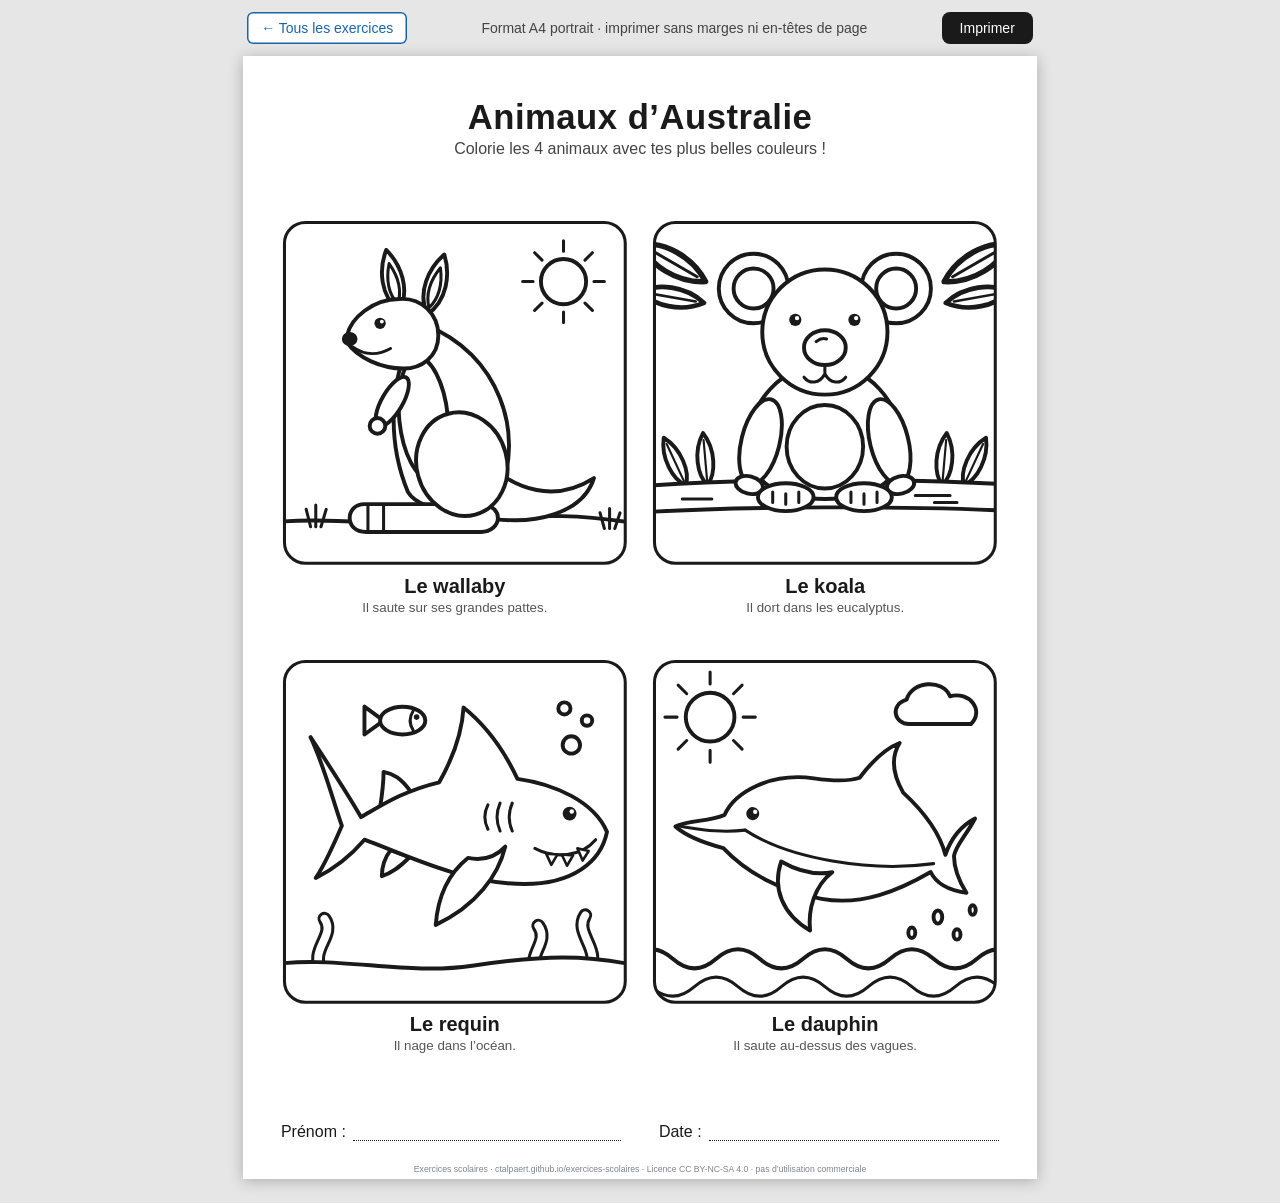
<file: coloriage-animaux-australie.html>
<!doctype html>
<html lang="fr">
<head>
<meta charset="utf-8">
<meta name="viewport" content="width=device-width, initial-scale=1">
<title>Animaux d’Australie à colorier</title>
<meta name="description" content="Quatre animaux d’Australie à colorier : le wallaby, le koala, le requin et le dauphin.">
<meta name="keywords" content="coloriage, animaux, Australie, wallaby, koala, requin, dauphin">
<meta name="worksheet:subject" content="Arts visuels">
<meta name="worksheet:level" content="4P">
<meta name="worksheet:added" content="2026-09-29">
<link rel="license" href="https://creativecommons.org/licenses/by-nc-sa/4.0/deed.fr">
<link rel="icon" href="assets/favicon.svg" type="image/svg+xml">
<link rel="stylesheet" href="assets/worksheet.css">
<style>
  html { background: #e6e6e6; }
  body { font-family: "Trebuchet MS", "Segoe UI", Verdana, sans-serif; color: #1a1a1a; }

  /* On wide screens, a bar above the sheet: back link, printing advice and button.
     Below 1200px, the actions menu of assets/worksheet.css */
  .toolbar { font-size: 14px; color: #444; }
  @media screen and (min-width: 1200px) {
    .toolbar {
      position: static; max-width: 210mm; margin: 12px auto 0; padding: 0 4px;
      flex-direction: row; justify-content: space-between; align-items: center; gap: 12px;
    }
    .toolbar .back-link { position: static; }
  }
  /* In the actions menu, the printing advice goes under the button */
  @media screen and (max-width: 1199.98px) { .print-hint { order: 1; text-align: center; } }
  .toolbar button { padding: 8px 18px; border-radius: 8px; background: #1a1a1a; }

  .page { margin: 12px auto 24px; padding: 11mm 10mm 10mm; box-shadow: 0 2px 14px rgba(0,0,0,.25); }

  header { text-align: center; }
  header h1 { margin: 0; font-size: 26pt; letter-spacing: .5px; }
  header p  { margin: 1mm 0 0; font-size: 12pt; color: #444; }

  .grid {
    flex: 1; margin: 5mm 0;
    display: grid; grid-template-columns: 1fr 1fr; column-gap: 6mm;
    grid-auto-rows: min-content; align-content: space-evenly;
  }
  figure { margin: 0; break-inside: avoid; }
  figcaption { text-align: center; margin-top: 2mm; }
  figcaption strong { display: block; font-size: 15pt; }
  figcaption span   { font-size: 10pt; color: #555; }

  footer {
    display: flex; gap: 10mm; font-size: 12pt;
    padding-top: 2mm;
  }
  footer div { flex: 1; display: flex; align-items: flex-end; gap: 2mm; }
  footer i { flex: 1; border-bottom: 1.5px dotted #1a1a1a; height: 1em; }

  /* ---- drawings ---- */
  svg { display: block; width: 100%; height: auto; }
  .w  { fill: #fff; stroke: none; }
  .frame { fill: none; stroke: #1a1a1a; stroke-width: 3.5; }
  .o  { fill: #fff; stroke: #1a1a1a; stroke-width: 4.5; stroke-linejoin: round; stroke-linecap: round; }
  .l  { fill: none; stroke: #1a1a1a; stroke-width: 3.5; stroke-linejoin: round; stroke-linecap: round; }
  .k  { fill: #1a1a1a; stroke: none; }
  .t1 { fill: none; stroke: #1a1a1a; stroke-width: 16; stroke-linecap: round; stroke-linejoin: round; }
  .t2 { fill: none; stroke: #fff;    stroke-width: 9;  stroke-linecap: round; stroke-linejoin: round; }
</style>
</head>
<body>

<button type="button" class="menu-toggle" aria-expanded="false" aria-controls="toolbar" aria-label="Menu">
  <svg viewBox="0 0 24 24" aria-hidden="true"><path class="icon-open" d="M4 6h16M4 12h16M4 18h16"/><path class="icon-close" d="M6 6l12 12M18 6 6 18"/></svg>
</button>

<div class="toolbar" id="toolbar">
  <a class="back-link" href="index.html">← Tous les exercices</a>
  <span class="print-hint">Format A4 portrait &middot; imprimer sans marges ni en-têtes de page</span>
  <button onclick="window.print()">Imprimer</button>
</div>

<main class="page">
  <header>
    <h1>Animaux d’Australie</h1>
    <p>Colorie les 4 animaux avec tes plus belles couleurs&nbsp;!</p>
  </header>

  <section class="grid">

    <!-- ========== WALLABY ========== -->
    <figure>
      <svg viewBox="0 0 400 400" role="img" aria-label="Wallaby à colorier">
        <defs>
          <clipPath id="cp-w"><rect x="4" y="4" width="392" height="392" rx="24"/></clipPath>
          <path id="ear"   d="M0 0 C -18 -22 -13 -52 0 -72 C 13 -52 18 -22 0 0 Z"/>
          <path id="earin" d="M0 -8 C -9 -24 -6 -42 0 -56 C 6 -42 9 -24 0 -8 Z"/>
        </defs>
        <rect class="w" x="4" y="4" width="392" height="392" rx="24"/>
        <g clip-path="url(#cp-w)">
          <!-- sun -->
          <circle class="o" cx="325" cy="72" r="26"/>
          <path class="l" d="M360 72h12 M349.7 96.7l8.5 8.5 M325 107v12 M300.3 96.7l-8.5 8.5 M290 72h-12 M300.3 47.3l-8.5-8.5 M325 37V25 M349.7 47.3l8.5-8.5"/>
          <!-- ground -->
          <path class="o" d="M -20 350 C 60 340, 140 358, 220 348 S 350 340, 420 352 V 420 H -20 Z"/>
          <path class="l" d="M34 354 l-5 -20 M40 354 l0 -25 M46 354 l6 -20"/>
          <path class="l" d="M372 356 l-5 -18 M378 356 l0 -23 M384 356 l6 -18"/>

          <g transform="translate(-24 14)">
            <!-- tail -->
            <path class="o" d="M255 262 C 295 300, 340 312, 384 284 C 372 322, 320 342, 250 328 Z"/>
            <!-- ears -->
            <use href="#ear"   class="o" transform="translate(160 92) rotate(-12)"/>
            <use href="#earin" class="l" transform="translate(160 92) rotate(-12)"/>
            <use href="#ear"   class="o" transform="translate(192 96) rotate(16)"/>
            <use href="#earin" class="l" transform="translate(192 96) rotate(16)"/>
            <!-- body -->
            <path class="o" d="M175 120 C 150 170, 145 240, 170 300 C 185 325, 260 335, 275 300 C 305 235, 275 140, 190 108 Z"/>
            <ellipse class="o" cx="188" cy="215" rx="28" ry="70" transform="rotate(-6 188 215)"/>
            <!-- big foot -->
            <path class="o" d="M120 314 C 98 314, 96 346, 122 346 L 254 346 C 278 346, 282 316, 254 314 Z"/>
            <path class="l" d="M124 316 V 344 M142 315 V 345"/>
            <!-- thigh -->
            <ellipse class="o" cx="232" cy="268" rx="52" ry="60" transform="rotate(-15 232 268)"/>
            <!-- small arm -->
            <ellipse class="o" cx="152" cy="196" rx="12" ry="32" transform="rotate(30 152 196)"/>
            <circle  class="o" cx="135" cy="224" r="9"/>
            <!-- head -->
            <path class="o" d="M100 120 C 104 100, 130 78, 160 78 C 185 76, 205 95, 205 120 C 205 145, 185 158, 165 158 C 140 158, 112 146, 100 128 Z"/>
            <ellipse class="k" cx="103" cy="124" rx="9" ry="8"/>
            <circle  class="k" cx="138" cy="106" r="6.5"/>
            <circle  class="w" cx="140" cy="104" r="2.2"/>
            <path class="l" d="M106 133 C 120 143, 136 143, 150 135"/>
          </g>
        </g>
        <rect class="frame" x="4" y="4" width="392" height="392" rx="24"/>
      </svg>
      <figcaption><strong>Le wallaby</strong><span>Il saute sur ses grandes pattes.</span></figcaption>
    </figure>

    <!-- ========== KOALA ========== -->
    <figure>
      <svg viewBox="0 0 400 400" role="img" aria-label="Koala à colorier">
        <defs>
          <clipPath id="cp-k"><rect x="4" y="4" width="392" height="392" rx="24"/></clipPath>
          <g id="leaf">
            <path class="o" d="M0 0 C 12 -11, 40 -13, 60 0 C 40 13, 12 11, 0 0 Z"/>
            <path class="l" style="stroke-width:2.5" d="M4 0 L 52 0"/>
          </g>
        </defs>
        <rect class="w" x="4" y="4" width="392" height="392" rx="24"/>
        <g clip-path="url(#cp-k)">
          <!-- eucalyptus leaves in the corners -->
          <use href="#leaf" transform="translate(-10 30) rotate(30) scale(1.4)"/>
          <use href="#leaf" transform="translate(-10 84) rotate(10) scale(1.2)"/>
          <use href="#leaf" transform="translate(410 30) rotate(150) scale(1.4)"/>
          <use href="#leaf" transform="translate(410 84) rotate(170) scale(1.2)"/>
          <!-- leaves on the branch -->
          <use href="#leaf" transform="translate(40 306) rotate(-115)"/>
          <use href="#leaf" transform="translate(65 306) rotate(-95)"/>
          <use href="#leaf" transform="translate(360 306) rotate(-65)"/>
          <use href="#leaf" transform="translate(335 306) rotate(-85)"/>
          <!-- branch -->
          <path class="o" d="M -20 308 C 100 298, 300 298, 420 306 L 420 336 C 300 330, 100 330, -20 338 Z"/>
          <path class="l" d="M36 322h34 M304 318h40 M326 326h26"/>

          <!-- body -->
          <path class="o" d="M200 168 C 150 168, 112 210, 112 262 C 112 305, 150 322, 200 322 C 250 322, 288 305, 288 262 C 288 210, 250 168, 200 168 Z"/>
          <ellipse class="o" cx="200" cy="262" rx="44" ry="48"/>
          <!-- arms and legs -->
          <ellipse class="o" cx="126" cy="256" rx="22" ry="50" transform="rotate(14 126 256)"/>
          <ellipse class="o" cx="274" cy="256" rx="22" ry="50" transform="rotate(-14 274 256)"/>
          <ellipse class="o" cx="113" cy="306" rx="16" ry="10" transform="rotate(14 113 306)"/>
          <ellipse class="o" cx="287" cy="306" rx="16" ry="10" transform="rotate(-14 287 306)"/>
          <ellipse class="o" cx="155" cy="320" rx="32" ry="16"/>
          <ellipse class="o" cx="245" cy="320" rx="32" ry="16"/>
          <path class="l" d="M140 314 v 12 M155 316 v 12 M170 314 v 12 M230 314 v 12 M245 316 v 12 M260 314 v 12"/>
          <!-- ears -->
          <circle class="o" cx="118" cy="80" r="40"/>
          <circle class="o" cx="282" cy="80" r="40"/>
          <circle class="o" cx="118" cy="80" r="23"/>
          <circle class="o" cx="282" cy="80" r="23"/>
          <!-- head -->
          <circle class="o" cx="200" cy="130" r="72"/>
          <!-- eyes -->
          <circle class="k" cx="166" cy="116" r="7"/>
          <circle class="k" cx="234" cy="116" r="7"/>
          <circle class="w" cx="168" cy="114" r="2.5"/>
          <circle class="w" cx="236" cy="114" r="2.5"/>
          <!-- nose and mouth -->
          <ellipse class="o" cx="200" cy="148" rx="24" ry="20"/>
          <path class="l" d="M190 141 q 6 -5 12 -3"/>
          <path class="l" d="M200 168 V 178 M200 178 C 194 190, 182 190, 176 182 M200 178 C 206 190, 218 190, 224 182"/>
        </g>
        <rect class="frame" x="4" y="4" width="392" height="392" rx="24"/>
      </svg>
      <figcaption><strong>Le koala</strong><span>Il dort dans les eucalyptus.</span></figcaption>
    </figure>

    <!-- ========== SHARK ========== -->
    <figure>
      <svg viewBox="0 0 400 400" role="img" aria-label="Requin à colorier">
        <defs>
          <clipPath id="cp-s"><rect x="4" y="4" width="392" height="392" rx="24"/></clipPath>
        </defs>
        <rect class="w" x="4" y="4" width="392" height="392" rx="24"/>
        <g clip-path="url(#cp-s)">
          <!-- seaweed -->
          <path class="t1" d="M48 362 C 30 336, 64 320, 50 300"/>
          <path class="t2" d="M48 362 C 30 336, 64 320, 50 300"/>
          <path class="t1" d="M352 362 C 372 336, 336 318, 350 296"/>
          <path class="t2" d="M352 362 C 372 336, 336 318, 350 296"/>
          <path class="t1" d="M296 362 C 280 342, 310 328, 296 308"/>
          <path class="t2" d="M296 362 C 280 342, 310 328, 296 308"/>
          <!-- sand -->
          <path class="o" d="M -20 354 C 60 340, 140 366, 220 354 S 350 340, 420 356 V 420 H -20 Z"/>
          <!-- bubbles -->
          <circle class="o" cx="334" cy="100" r="10"/>
          <circle class="o" cx="352" cy="72"  r="6"/>
          <circle class="o" cx="326" cy="58"  r="7"/>
          <!-- small fish -->
          <path class="o" d="M118 72 L 96 56 L 96 88 Z"/>
          <ellipse class="o" cx="140" cy="72" rx="26" ry="16"/>
          <path class="l" d="M152 61 q -7 11 0 22"/>
          <circle class="k" cx="156" cy="68" r="3.2"/>

          <g transform="translate(10 -15)">
            <!-- small fins (behind the body) -->
            <path class="o" d="M140 170 C 128 152, 118 148, 108 146 C 108 160, 106 174, 104 187 Z"/>
            <path class="o" d="M138 244 C 126 256, 118 262, 106 266 C 106 254, 110 244, 116 236 Z"/>
            <!-- body + large dorsal fin + tail -->
            <path class="o" d="M365 215
              C 350 180, 305 160, 262 154
              C 245 118, 225 92, 200 72
              C 198 105, 185 135, 172 158
              C 130 168, 105 185, 82 198
              C 66 170, 46 140, 24 106
              C 40 140, 50 180, 60 208
              C 52 226, 42 250, 30 268
              C 58 254, 74 238, 86 224
              C 130 240, 200 275, 270 275
              C 325 275, 358 250, 365 215 Z"/>
            <!-- pectoral fin -->
            <path class="o" d="M248 232 C 240 265, 215 300, 168 322 C 170 295, 180 265, 205 245 C 220 248, 235 246, 248 232 Z"/>
            <!-- gills -->
            <path class="l" d="M256 182 Q 249 198 256 214 M242 182 Q 235 198 242 214 M228 184 Q 221 198 228 212"/>
            <!-- eye -->
            <circle class="k" cx="322" cy="194" r="8"/>
            <circle class="w" cx="324.5" cy="191.5" r="2.6"/>
            <!-- mouth and teeth -->
            <path class="l" d="M352 224 C 335 244, 305 246, 282 234"/>
            <path class="o" style="stroke-width:3" d="M331 234 L 337 248 L 344 237 Z"/>
            <path class="o" style="stroke-width:3" d="M313 241 L 319 254 L 326 242 Z"/>
            <path class="o" style="stroke-width:3" d="M295 240 L 301 253 L 308 241 Z"/>
          </g>
        </g>
        <rect class="frame" x="4" y="4" width="392" height="392" rx="24"/>
      </svg>
      <figcaption><strong>Le requin</strong><span>Il nage dans l’océan.</span></figcaption>
    </figure>

    <!-- ========== DOLPHIN ========== -->
    <figure>
      <svg viewBox="0 0 400 400" role="img" aria-label="Dauphin à colorier">
        <defs>
          <clipPath id="cp-d"><rect x="4" y="4" width="392" height="392" rx="24"/></clipPath>
        </defs>
        <rect class="w" x="4" y="4" width="392" height="392" rx="24"/>
        <g clip-path="url(#cp-d)">
          <!-- sun -->
          <circle class="o" cx="68" cy="68" r="28"/>
          <path class="l" d="M106 68h14 M94.9 94.9l9.9 9.9 M68 106v14 M41.1 94.9l-9.9 9.9 M30 68H16 M41.1 41.1l-9.9-9.9 M68 30V16 M94.9 41.1l9.9-9.9"/>
          <!-- cloud -->
          <path class="o" transform="translate(12 -16)" d="M285 92 C 268 92, 262 70, 282 64 C 288 42, 324 40, 332 60 C 354 54, 372 76, 356 92 Z"/>
          <!-- sea -->
          <path class="o" d="M -25 346 q 25 -22 50 0 t 50 0 t 50 0 t 50 0 t 50 0 t 50 0 t 50 0 t 50 0 t 50 0 V 420 H -25 Z"/>
          <path class="l" d="M -50 378 q 25 -22 50 0 t 50 0 t 50 0 t 50 0 t 50 0 t 50 0 t 50 0 t 50 0 t 50 0 t 50 0"/>
          <!-- drops -->
          <ellipse class="o" cx="330" cy="298" rx="5" ry="7.5"/>
          <ellipse class="o" cx="352" cy="318" rx="4" ry="6"/>
          <ellipse class="o" cx="300" cy="316" rx="4" ry="6"/>
          <ellipse class="o" cx="370" cy="290" rx="3.5" ry="5.5"/>

          <g transform="translate(-20 -8) rotate(8 215 200)">
            <!-- body + dorsal fin + tail -->
            <path class="o" d="M50 225
              C 62 216, 88 214, 104 204
              C 112 176, 150 148, 200 148
              C 225 148, 240 146, 252 140
              C 262 122, 274 104, 292 94
              C 284 112, 290 132, 304 150
              C 330 168, 352 190, 362 214
              C 366 194, 376 178, 390 168
              C 382 190, 372 202, 372 214
              C 374 228, 382 242, 392 254
              C 372 254, 356 248, 348 236
              C 315 262, 275 286, 228 284
              C 180 282, 138 266, 108 242
              C 92 240, 66 236, 50 225 Z"/>
            <!-- belly -->
            <path class="l" d="M130 218 C 185 244, 280 246, 350 226"/>
            <!-- pectoral fin -->
            <path class="o" d="M176 248 C 170 280, 186 308, 220 322 C 214 298, 218 270, 236 252 C 218 258, 196 256, 176 248 Z"/>
            <!-- smile and eye -->
            <path class="l" d="M52 224 C 76 224, 100 226, 130 218"/>
            <circle class="k" cx="136" cy="198" r="7.5"/>
            <circle class="w" cx="138.5" cy="195.5" r="2.5"/>
          </g>
        </g>
        <rect class="frame" x="4" y="4" width="392" height="392" rx="24"/>
      </svg>
      <figcaption><strong>Le dauphin</strong><span>Il saute au-dessus des vagues.</span></figcaption>
    </figure>

  </section>

  <footer>
    <div>Prénom&nbsp;: <i></i></div>
    <div>Date&nbsp;: <i></i></div>
  </footer>
</main>

<script src="assets/worksheet.js"></script>

</body>
</html>
</file>
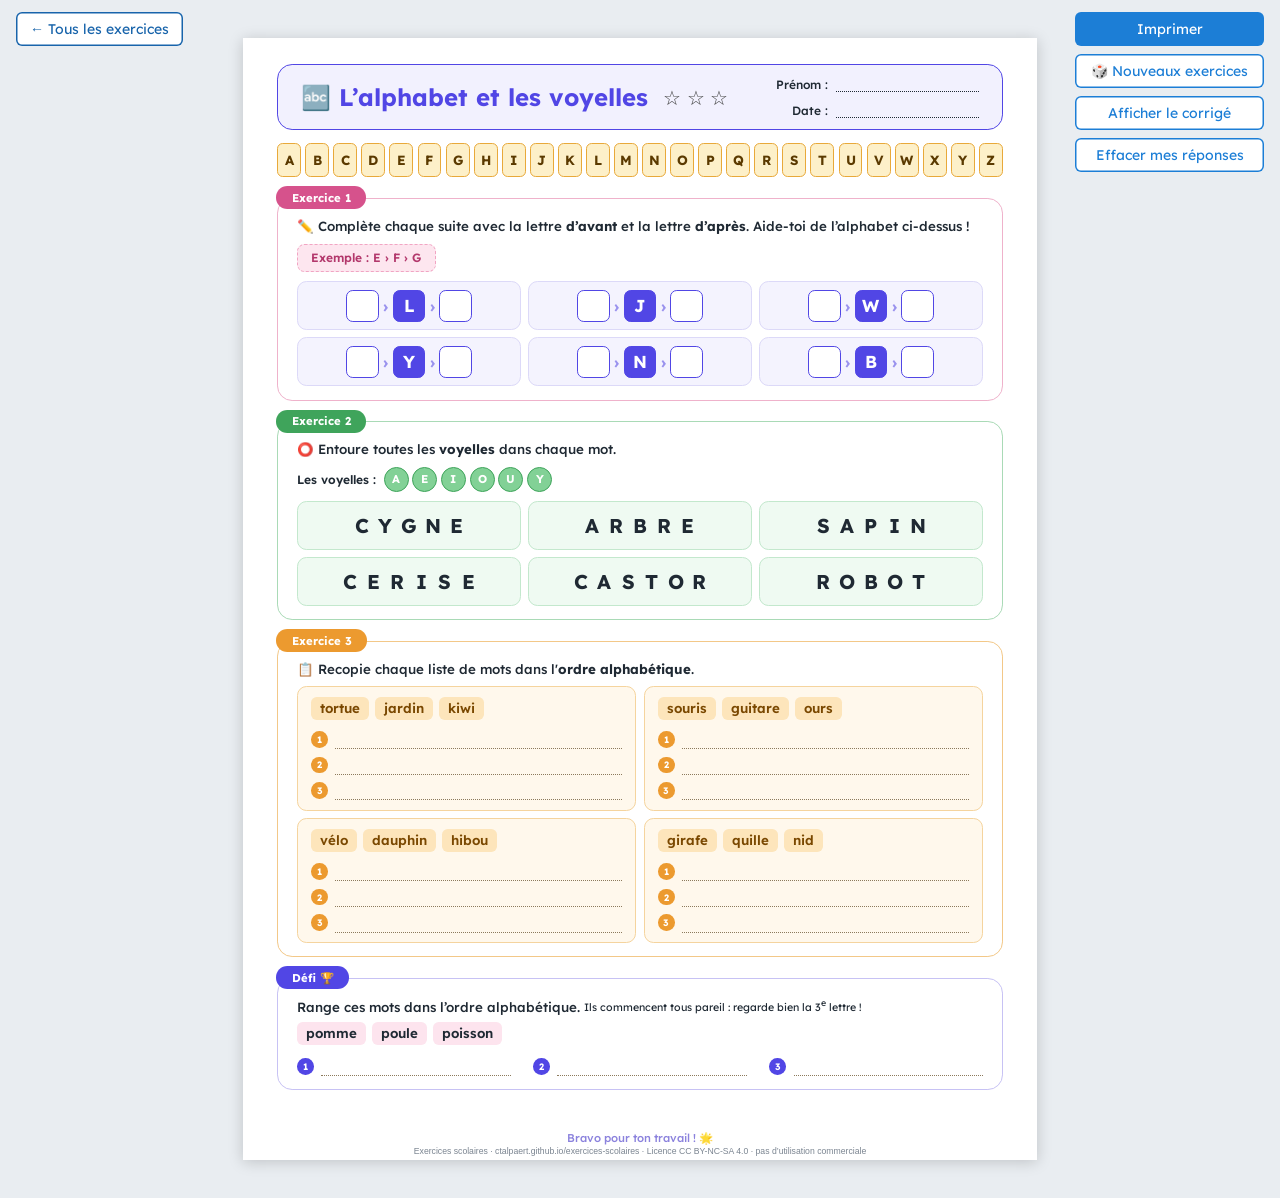
<file: exercices-alphabet-voyelles.html>
<!DOCTYPE html>
<html lang="fr">
<head>
<meta charset="utf-8">
<meta name="viewport" content="width=device-width, initial-scale=1">
<title>L’alphabet et les voyelles</title>
<meta name="description" content="Trouver la lettre d’avant et d’après, entourer les voyelles, ranger des mots dans l’ordre alphabétique, avec un défi pour finir.">
<meta name="keywords" content="alphabet, lettres, voyelles, consonnes, ordre alphabétique">
<meta name="worksheet:subject" content="Français">
<meta name="worksheet:level" content="4P">
<meta name="worksheet:added" content="2026-09-30">
<link rel="license" href="https://creativecommons.org/licenses/by-nc-sa/4.0/deed.fr">
<link rel="icon" href="assets/favicon.svg" type="image/svg+xml">
<link rel="preconnect" href="https://fonts.googleapis.com">
<link rel="preconnect" href="https://fonts.gstatic.com" crossorigin>
<link href="https://fonts.googleapis.com/css2?family=Lexend:wght@400;500;600;700&display=swap" rel="stylesheet">
<link rel="stylesheet" href="assets/worksheet.css">
<link rel="stylesheet" href="assets/worksheet-standard.css">
<style>
  /* Alphabet strip */
  .alphabet {
    margin: 3.5mm 0 0;
    padding: 0;
    list-style: none;
    display: grid;
    grid-template-columns: repeat(26, minmax(0, 1fr));
    gap: 1.1mm;
  }
  .alphabet li {
    height: 9mm;
    display: flex;
    align-items: center;
    justify-content: center;
    font-size: 10pt;
    font-weight: 700;
    color: #5b3a00;
    background: #fdf0c9;
    border: .4mm solid #e8a93a;
    border-radius: 1.5mm;
  }

  /* Exercise blocks */
  .ex { margin-top: 5.5mm; padding: 5mm 5mm 3.5mm; }
  .instruction { font-size: 10pt; line-height: normal; }
  .instruction small { font-size: 8pt; font-weight: 400; }

  /* Exercise 1: letter before, letter after */
  .example {
    display: inline-block;
    margin: 2.5mm 0 0;
    padding: 1.5mm 3.5mm;
    font-size: 9pt;
    font-weight: 600;
    color: #b3386c;
    background: #fde6ef;
    border: .35mm dashed #f1a5c3;
    border-radius: 2mm;
  }
  .seq-grid {
    margin-top: 2.5mm;
    display: grid;
    grid-template-columns: repeat(3, minmax(0, 1fr));
    gap: 1.8mm;
  }
  .seq {
    height: 13mm;
    display: flex;
    align-items: center;
    justify-content: center;
    gap: 1.2mm;
    background: #f4f3fe;
    border: .3mm solid #dcd9f8;
    border-radius: 2.5mm;
  }
  .box {
    position: relative;
    width: 8.6mm;
    height: 8.6mm;
    display: flex;
    align-items: center;
    justify-content: center;
    font-size: 13pt;
    font-weight: 700;
    background: #fff;
    border: .45mm solid var(--purple);
    border-radius: 1.8mm;
  }
  .box.given { color: #fff; background: var(--purple); }
  .arrow { font-size: 12pt; font-weight: 700; color: #9a92ee; }

  /* Exercise 2: circle the vowels */
  .vowels {
    margin: 2.5mm 0 0;
    display: flex;
    align-items: center;
    gap: 1mm;
    font-size: 9pt;
    font-weight: 600;
  }
  .vowels span {
    width: 6.6mm;
    height: 6.6mm;
    display: inline-flex;
    align-items: center;
    justify-content: center;
    font-size: 8.5pt;
    font-weight: 700;
    color: #fff;
    background: #82d196;
    border: .4mm solid var(--green);
    border-radius: 50%;
  }
  .vowels span:first-child { margin-left: 1mm; }
  .word-grid {
    margin-top: 2.5mm;
    display: grid;
    grid-template-columns: repeat(3, minmax(0, 1fr));
    gap: 1.8mm;
  }
  .word {
    height: 13mm;
    display: flex;
    align-items: center;
    justify-content: center;
    background: #effaf2;
    border: .3mm solid #c3e8cd;
    border-radius: 2.5mm;
  }
  .word span {
    width: 6.3mm;
    height: 8.4mm;
    display: inline-flex;
    align-items: center;
    justify-content: center;
    font-size: 15pt;
    font-weight: 700;
    border: .45mm solid transparent;
    border-radius: 50%;
  }
  body.show-answers .word .v { border-color: var(--answer); }

  /* Exercise 3 and challenge: alphabetical order */
  .sort-grid {
    margin-top: 2.5mm;
    display: grid;
    grid-template-columns: repeat(2, minmax(0, 1fr));
    gap: 2mm;
  }
  .sort-card {
    padding: 2.5mm 3.5mm 2.5mm;
    background: #fff8ec;
    border: .3mm solid #f5d49e;
    border-radius: 2.5mm;
  }
  .chips { display: flex; flex-wrap: wrap; align-items: center; gap: 1.5mm; }
  .chip {
    padding: .9mm 2.4mm;
    font-size: 10pt;
    font-weight: 600;
    color: #7a4800;
    background: #fde5bb;
    border-radius: 1.5mm;
  }
  .challenge .chip { color: var(--ink); background: #fde4ee; }
  .lines { margin: 1mm 0 0; padding: 0; list-style: none; }
  .lines li { height: 6.8mm; display: flex; align-items: flex-end; gap: 2mm; }
  .num {
    flex: none;
    width: 4.4mm;
    height: 4.4mm;
    margin-bottom: .4mm;
    display: flex;
    align-items: center;
    justify-content: center;
    font-size: 7pt;
    font-weight: 700;
    color: #fff;
    background: var(--accent);
    border-radius: 50%;
  }
  .write {
    position: relative;
    flex: 1;
    padding-left: 1.5mm;
    font-size: 11pt;
    line-height: 1;
    border-bottom: .3mm dotted #8c7a5c;
  }
  .write .answer-input { height: 6.8mm; padding: 1.2mm 0 0 1.5mm; text-align: left; }
  .challenge .chips { margin-top: 2mm; }
  .challenge .lines {
    display: grid;
    grid-template-columns: repeat(3, minmax(0, 1fr));
    gap: 6mm;
    margin-top: 1.5mm;
  }
</style>
</head>
<body>

<button type="button" class="menu-toggle" aria-expanded="false" aria-controls="toolbar" aria-label="Menu">
  <svg viewBox="0 0 24 24" aria-hidden="true"><path class="icon-open" d="M4 6h16M4 12h16M4 18h16"/><path class="icon-close" d="M6 6l12 12M18 6 6 18"/></svg>
</button>

<div class="toolbar" id="toolbar">
  <a class="back-link" href="index.html">← Tous les exercices</a>
  <button type="button" onclick="window.print()">Imprimer</button>
  <button type="button" class="secondary" id="btn-new">🎲 Nouveaux exercices</button>
  <button type="button" class="secondary" id="btn-answers" aria-pressed="false">Afficher le corrigé</button>
  <button type="button" class="secondary" id="btn-clear">Effacer mes réponses</button>
</div>

<main class="page">
  <header class="head">
    <h1>🔤 L’alphabet et les voyelles</h1>
    <div class="stars" aria-hidden="true">☆☆☆</div>
    <span class="badge">Corrigé</span>
    <div class="ident">
      <div>Prénom&nbsp;: <i></i></div>
      <div>Date&nbsp;: <i></i></div>
    </div>
  </header>

  <ol class="alphabet" id="alphabet" aria-label="L’alphabet"></ol>

  <section class="ex ex1">
    <span class="tab">Exercice 1</span>
    <p class="instruction">✏️ Complète chaque suite avec la lettre <b>d’avant</b> et la lettre <b>d’après</b>. Aide-toi de l’alphabet ci-dessus&nbsp;!</p>
    <p class="example" id="ex1-example"></p>
    <div class="seq-grid" id="ex1-grid"></div>
  </section>

  <section class="ex ex2">
    <span class="tab">Exercice 2</span>
    <p class="instruction">⭕ Entoure toutes les <b>voyelles</b> dans chaque mot.</p>
    <p class="vowels">Les voyelles&nbsp;:<span>A</span><span>E</span><span>I</span><span>O</span><span>U</span><span>Y</span></p>
    <div class="word-grid" id="ex2-grid"></div>
  </section>

  <section class="ex ex3">
    <span class="tab">Exercice 3</span>
    <p class="instruction">📋 Recopie chaque liste de mots dans l'<b>ordre alphabétique</b>.</p>
    <div class="sort-grid" id="ex3-grid"></div>
  </section>

  <section class="ex challenge">
    <span class="tab">Défi 🏆</span>
    <p class="instruction">Range ces mots dans l’ordre alphabétique. <small>Ils commencent tous pareil&nbsp;: regarde bien la 3<sup>e</sup> lettre&nbsp;!</small></p>
    <div class="chips" id="challenge-chips"></div>
    <ol class="lines" id="challenge-lines"></ol>
  </section>

  <footer>Bravo pour ton travail&nbsp;! 🌟</footer>
</main>

<script src="assets/worksheet.js"></script>
<script>
  // Shared helpers (assets/worksheet.js); the drawn words are escaped with esc() before going into the HTML
  const { esc, isText, isList, answerInput, rand, shuffle, sample } = Worksheet;

  const ALPHABET = [..."ABCDEFGHIJKLMNOPQRSTUVWXYZ"];
  const VOWELS = new Set("AEIOUY");

  // Exercise 2 words (capitals, no accents, 8 letters at most)
  const WORDS_VOWELS = [
    "CHAT", "LUNE", "TORTUE", "FRAISE", "SOLEIL", "POMME", "TOMATE", "LAPIN", "CANARD", "MOUTON",
    "CHEVAL", "ROBOT", "CITRON", "JARDIN", "BATEAU", "NUAGE", "ORANGE", "BANANE", "MAISON", "POULE",
    "SAPIN", "LIVRE", "TIGRE", "PIRATE", "BALLON", "GIRAFE", "CAROTTE", "POISSON", "DOMINO", "KIWI",
    "PIZZA", "VALISE", "SALADE", "CAMION", "OISEAU", "MOTO", "AVION", "LOUP", "OURS", "ARBRE",
    "FLEUR", "TAPIS", "CHIEN", "SOURIS", "RENARD", "HIBOU", "PANDA", "KOALA", "LION", "VACHE",
    "FOURMI", "CERISE", "MOUCHE", "CADEAU", "PAPILLON", "CHOCOLAT", "BISCUIT", "CASTOR", "TRAIN", "PORTE"
  ];
  // Words with a Y: one per set, so this vowel is not forgotten
  const WORDS_Y = ["STYLO", "PYJAMA", "CRAYON", "YAOURT", "YOYO", "CYGNE"];

  // Exercise 3 words: only the first letter is compared
  const WORDS_ABC = [
    "arbre", "avion", "abeille", "ballon", "bateau", "banane", "chat", "citron", "cerise", "dragon",
    "domino", "dauphin", "fleur", "fusée", "fraise", "gâteau", "girafe", "guitare", "hibou", "hérisson",
    "igloo", "jardin", "jouet", "kiwi", "koala", "lapin", "lune", "livre", "maison", "mouton",
    "moto", "nuage", "nid", "orange", "ours", "oiseau", "pomme", "poisson", "panda", "quille",
    "renard", "robot", "requin", "sapin", "soleil", "souris", "tomate", "tortue", "train", "usine",
    "vélo", "valise", "vache", "wagon", "yaourt", "zèbre", "zoo"
  ];

  // Challenge: same first two letters, the third letter always differs
  const CHALLENGE_FAMILIES = [
    ["bateau", "ballon", "banane", "bague", "baignoire", "barbe"],
    ["canard", "camion", "carotte", "cadeau", "cabane", "castor"],
    ["chat", "cheval", "chien", "chocolat"],
    ["pomme", "poule", "poisson", "porte", "poche", "pont"],
    ["papillon", "panda", "parapluie", "patin", "palmier", "pain"],
    ["maison", "marteau", "manteau", "maman", "matin", "malle"],
    ["table", "tapis", "tasse", "tarte", "taureau", "tambour"],
    ["soleil", "souris", "sorcière", "sofa", "soda"],
    ["moto", "mouton", "montre", "morceau", "moineau"],
    ["robot", "rose", "route", "roi", "rocher"],
    ["fraise", "frite", "fromage", "fruit", "frelon"],
    ["bol", "bonbon", "botte", "bouche", "bois"],
    ["pirate", "piano", "pizza", "pieuvre", "pigeon"]
  ];

  const plain = w => w.normalize("NFD").replace(/[̀-ͯ]/g, "").toLowerCase();
  const byAlpha = (a, b) => a.localeCompare(b, "fr");
  const isSorted = list => list.every((w, i) => i === 0 || byAlpha(list[i - 1], w) <= 0);

  // Shuffle until the list is not already in alphabetical order
  function unsorted(list) {
    let a = shuffle(list);
    while (isSorted(a)) a = shuffle(list);
    return a;
  }

  // `count` letters between B and Y, never adjacent, so that one does not give away another's answer
  function spacedLetters(count) {
    const slots = [...Array(24 - (count - 1)).keys()];
    return sample(slots, count)
      .sort((a, b) => a - b)
      .map((slot, i) => ALPHABET[slot + i + 1]);
  }

  // Groups of words whose first letters are all different
  function buildGroups(pool, groupCount, size) {
    const groups = [];
    for (const word of shuffle(pool)) {
      let group = groups.find(g => g.length < size && !g.some(w => plain(w)[0] === plain(word)[0]));
      if (!group && groups.length < groupCount) groups.push(group = []);
      if (group) group.push(word);
      if (groups.length === groupCount && groups.every(g => g.length === size)) break;
    }
    return groups.map(unsorted);
  }


  const lines = (words, list) => words
    .map((w, i) => `<li><span class="num">${i + 1}</span><span class="write"><span class="ans">${esc(w)}</span>${answerInput(`${list}, mot ${i + 1}`)}</span></li>`)
    .join("");

  const chips = words => words.map(w => `<span class="chip">${esc(w)}</span>`).join("");

  // Every random choice of the worksheet, as plain data (saved with the answers).
  // Arrays are in display order; the draw order matters, because words used once are not drawn again
  function generate() {
    const used = new Set();
    const markUsed = words => words.forEach(w => used.add(plain(w)));
    const unused = list => list.filter(w => !used.has(plain(w)));

    // Challenge
    const challenge = unsorted(sample(CHALLENGE_FAMILIES[rand(CHALLENGE_FAMILIES.length)], 3));
    markUsed(challenge);

    // Exercise 3
    const sortLists = buildGroups(unused(WORDS_ABC), 4, 3);
    markUsed(sortLists.flat());

    // Exercise 2
    const vowelWords = shuffle([...sample(unused(WORDS_Y), 1), ...sample(unused(WORDS_VOWELS), 5)]);

    // Exercise 1: the first letter is the example
    const letters = shuffle(spacedLetters(7));

    return { letters, vowelWords, sortLists, challenge };
  }

  // Build the worksheet from a draw: no random choice here, the answers are derived from it
  function render({ letters, vowelWords, sortLists, challenge }) {
    // Challenge
    document.getElementById("challenge-chips").innerHTML = chips(challenge);
    document.getElementById("challenge-lines").innerHTML = lines([...challenge].sort(byAlpha), "Défi");

    // Exercise 3
    document.getElementById("ex3-grid").innerHTML = sortLists
      .map((g, n) => `<div class="sort-card"><div class="chips">${chips(g)}</div><ol class="lines">${lines([...g].sort(byAlpha), `Liste ${n + 1}`)}</ol></div>`)
      .join("");

    // Exercise 2
    document.getElementById("ex2-grid").innerHTML = vowelWords
      .map(w => `<div class="word" aria-label="${esc(w)}">${[...w].map(c => `<span${VOWELS.has(c) ? ' class="v"' : ""}>${esc(c)}</span>`).join("")}</div>`)
      .join("");

    // Exercise 1: the first letter is the example
    const [example, ...others] = letters;
    const around = l => [ALPHABET[ALPHABET.indexOf(l) - 1], ALPHABET[ALPHABET.indexOf(l) + 1]];
    const [exBefore, exAfter] = around(example);
    document.getElementById("ex1-example").textContent = `Exemple : ${exBefore} › ${example} › ${exAfter}`;
    document.getElementById("ex1-grid").innerHTML = others
      .map(l => {
        const [before, after] = around(l);
        return `<div class="seq"><span class="box"><span class="ans">${before}</span>${answerInput(`Lettre avant ${l}`, ' maxlength="1"')}</span><span class="arrow">›</span>`
          + `<span class="box given">${esc(l)}</span><span class="arrow">›</span><span class="box"><span class="ans">${after}</span>${answerInput(`Lettre après ${l}`, ' maxlength="1"')}</span></div>`;
      })
      .join("");
  }

  // Saved work may come from an imported file: check it before use.
  // Words are not compared with the word lists, so a saved draw still opens after a list changes
  function isValidDraw(d) {
    const word = w => isText(w, 20);
    // Letters from B to Y, all different: around() needs a letter before and after
    const letter = (l, k, a) => typeof l === "string" && /^[B-Y]$/.test(l) && a.indexOf(l) === k;
    return !!d && isList(d.letters, 7, letter) && isList(d.vowelWords, 6, word)
      && isList(d.sortLists, 4, g => isList(g, 3, word)) && isList(d.challenge, 3, word);
  }

  document.getElementById("alphabet").innerHTML = ALPHABET.map(l => `<li>${l}</li>`).join("");

  // Random worksheet: the questions drawn are saved with the answers
  const DRAW_VERSION = 1;   // change it when the shape or meaning of the draw changes: older saves get new questions
  Worksheet.start({ drawVersion: DRAW_VERSION, generate, render, isValidDraw });
</script>

</body>
</html>
</file>
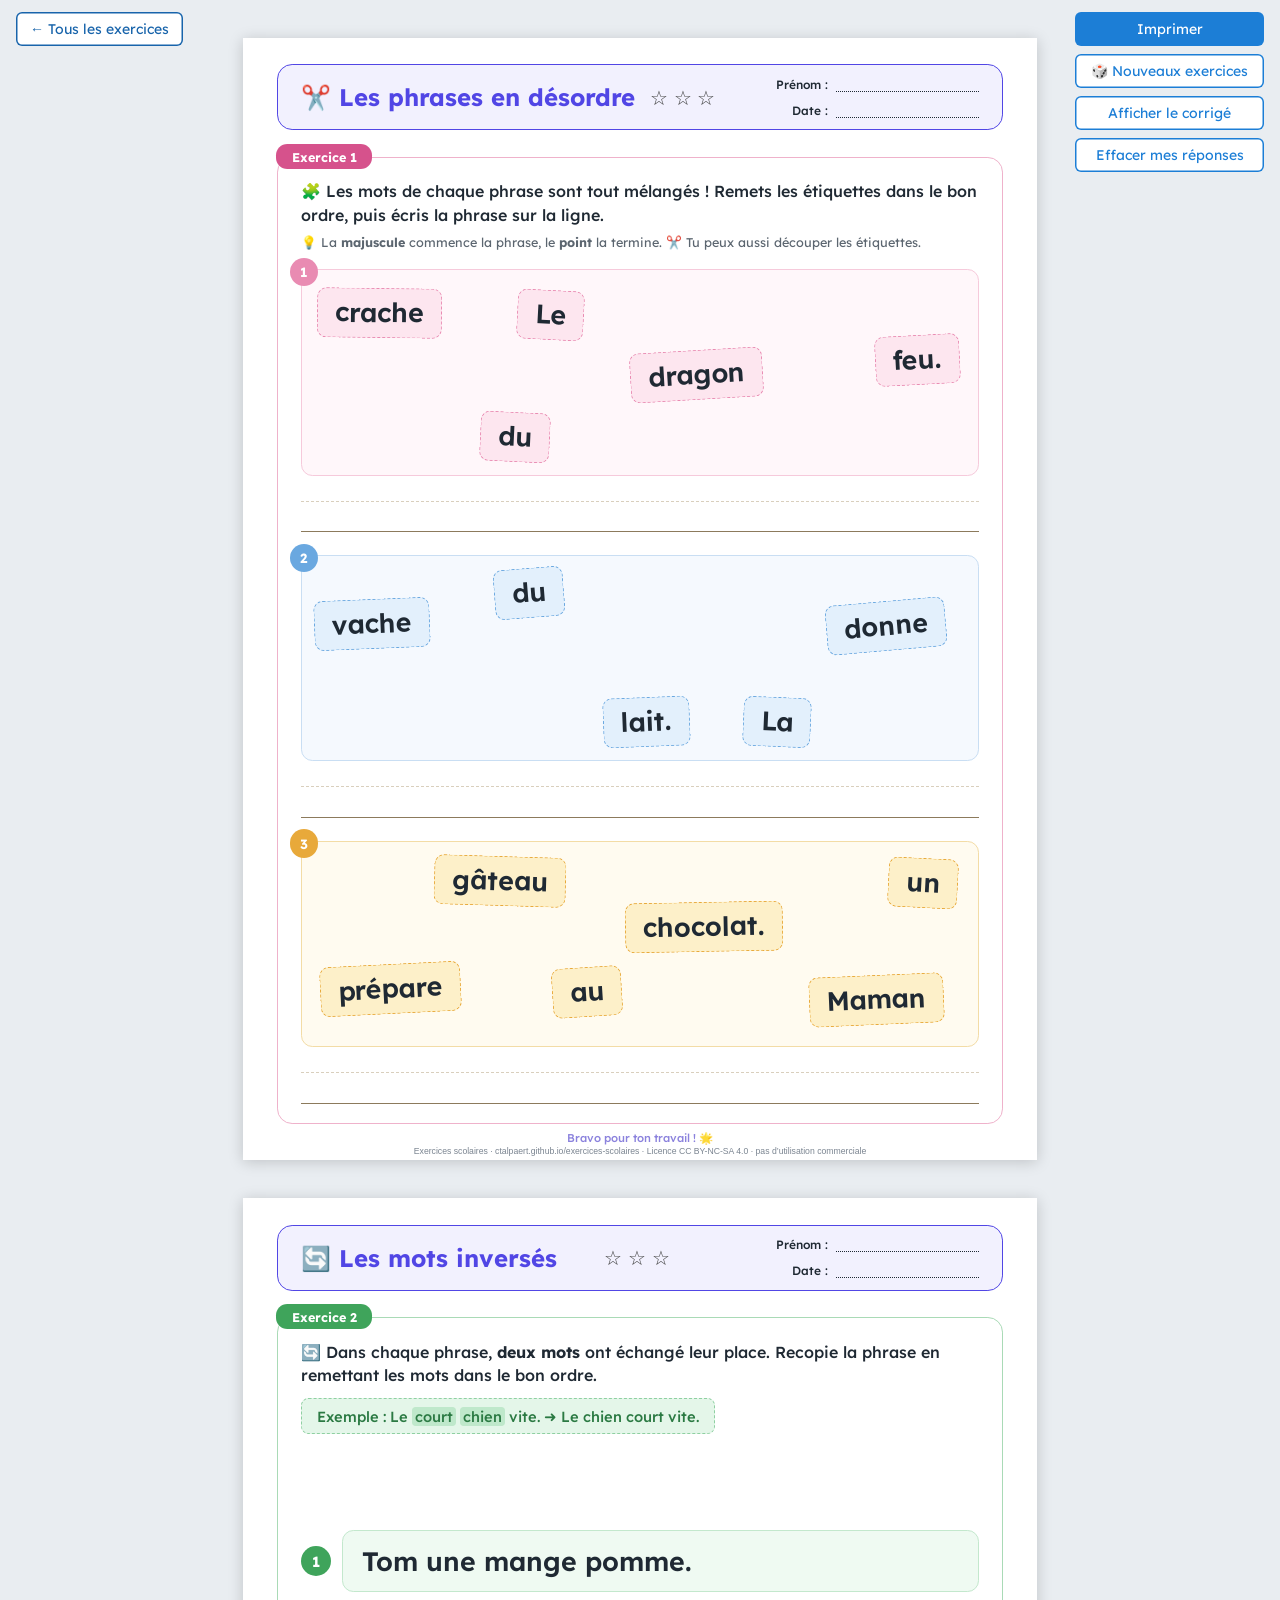
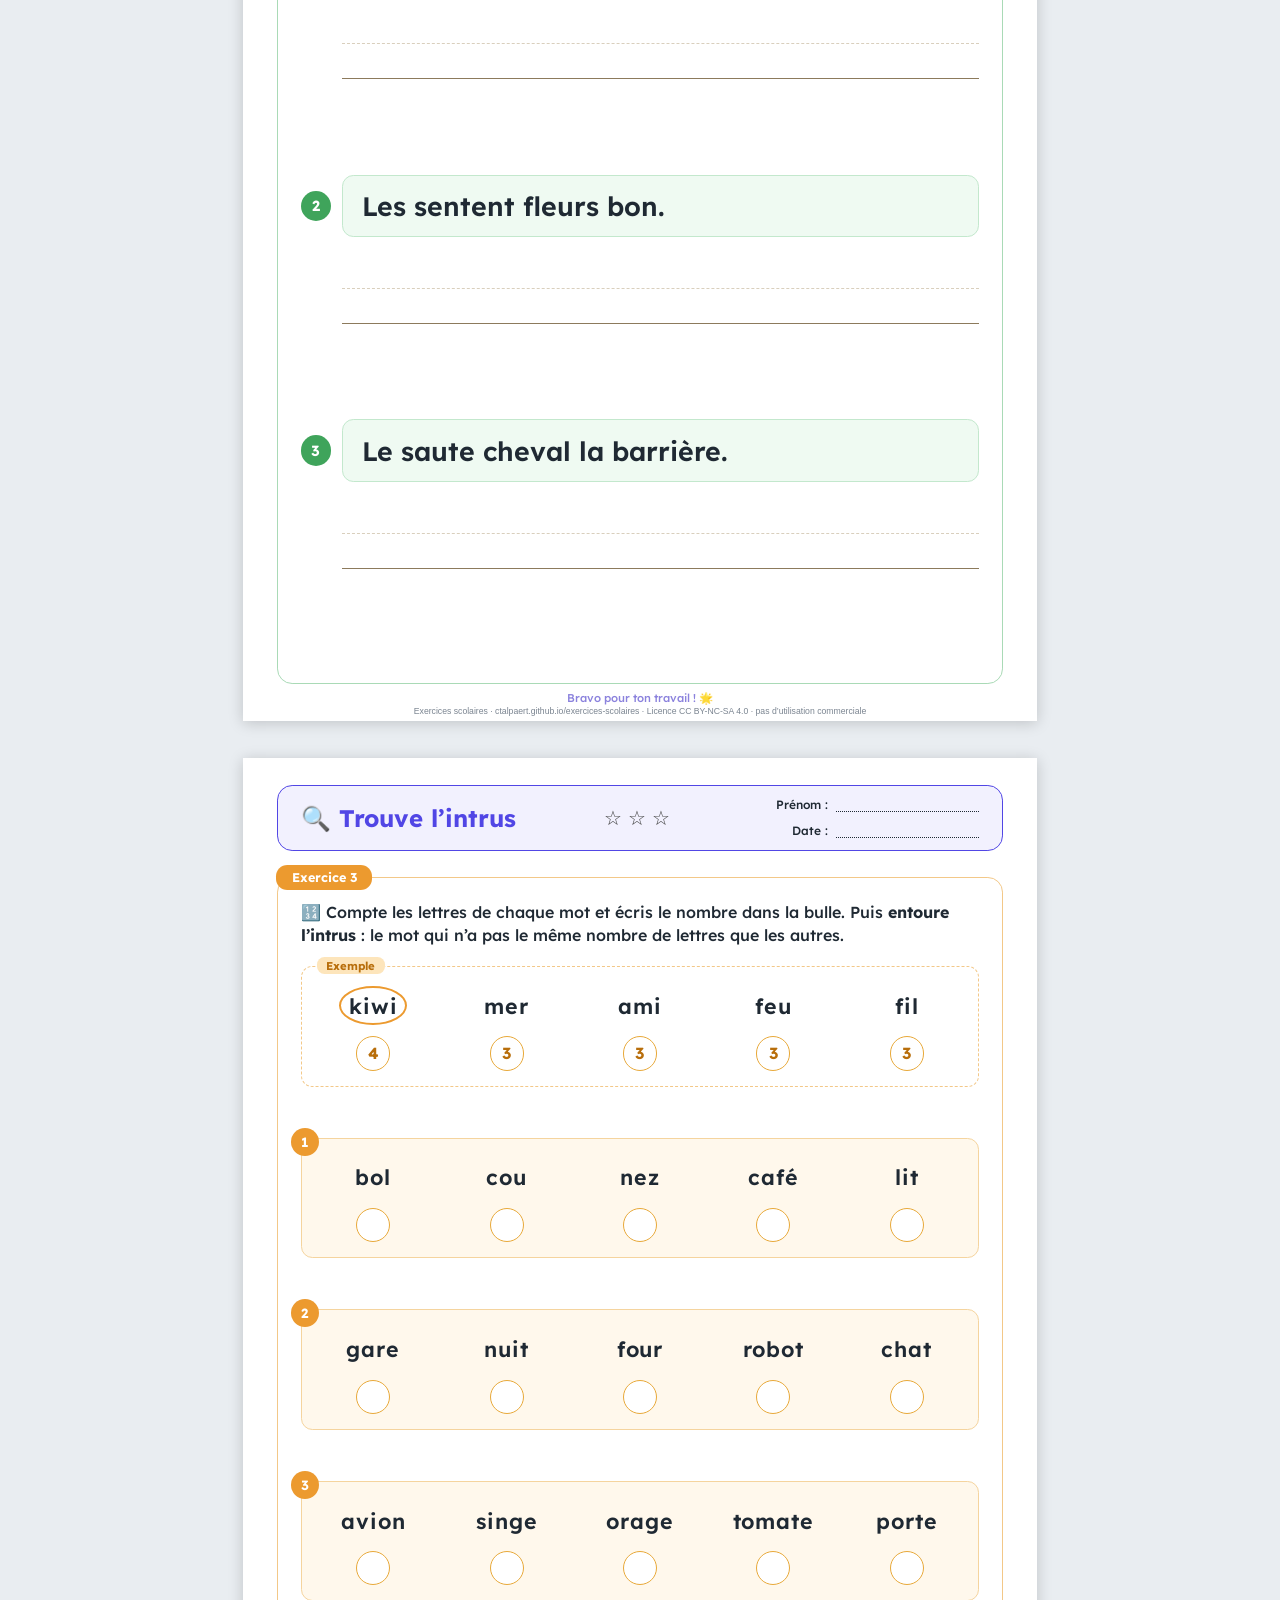
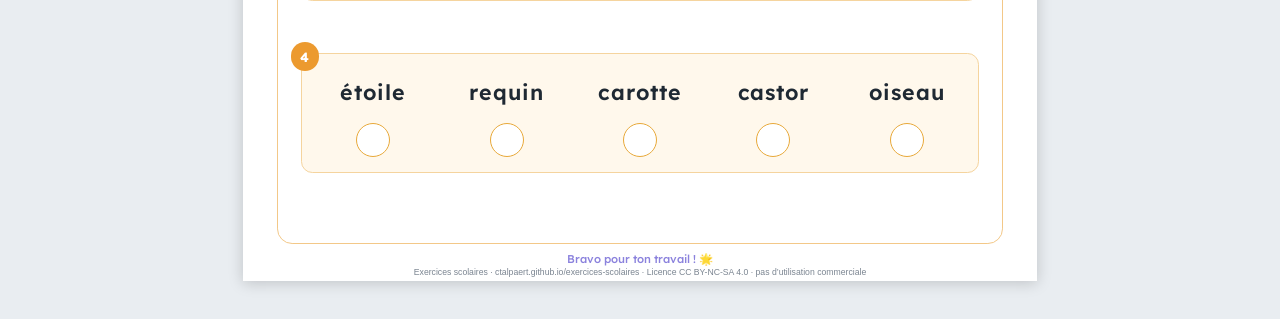
<file: exercices-phrases-mots.html>
<!DOCTYPE html>
<html lang="fr">
<head>
<meta charset="utf-8">
<meta name="viewport" content="width=device-width, initial-scale=1">
<title>Les mots et les phrases</title>
<meta name="description" content="Remettre en ordre les mots d’une phrase, corriger des mots inversés et trouver l’intrus en comptant les lettres.">
<meta name="keywords" content="phrase, mots, ordre des mots, majuscule, point, compter les lettres, intrus">
<meta name="worksheet:subject" content="Français">
<meta name="worksheet:level" content="4P">
<meta name="worksheet:added" content="2026-10-03">
<link rel="license" href="https://creativecommons.org/licenses/by-nc-sa/4.0/deed.fr">
<link rel="icon" href="assets/favicon.svg" type="image/svg+xml">
<link rel="preconnect" href="https://fonts.googleapis.com">
<link rel="preconnect" href="https://fonts.gstatic.com" crossorigin>
<link href="https://fonts.googleapis.com/css2?family=Lexend:wght@400;500;600;700&display=swap" rel="stylesheet">
<link rel="stylesheet" href="assets/worksheet.css">
<link rel="stylesheet" href="assets/worksheet-standard.css">
<style>
  :root { --rule: #8c7a5c; }

  /* Exercise block: fills the remaining height of the sheet */
  .ex {
    flex: 1;
    min-height: 0;
    display: flex;
    flex-direction: column;
    margin-top: 7mm;
    padding: 6mm 6mm 5mm;
  }
  .tab { top: -3.6mm; font-size: 9.5pt; }
  .instruction { font-size: 12pt; line-height: 1.45; }
  .tip { margin: 2mm 0 0; font-size: 9.5pt; color: #5c6670; }

  .num {
    flex: none;
    width: 8mm;
    height: 8mm;
    display: flex;
    align-items: center;
    justify-content: center;
    font-size: 11pt;
    font-weight: 700;
    color: #fff;
    background: var(--accent);
    border-radius: 50%;
  }

  /* Writing lines, with a dashed guide line */
  .wline {
    position: relative;
    height: 17mm;
    padding: 0 3mm 1.5mm;
    display: flex;
    align-items: flex-end;
    font-size: 19pt;
    font-weight: 500;
    line-height: 1;
    border-bottom: .4mm solid var(--rule);
  }
  .wline::before {
    content: "";
    position: absolute;
    top: 45%;
    left: 0;
    right: 0;
    border-top: .3mm dashed #d9cfbd;
  }
  .wline .answer-input { height: 10mm; padding: 0 3mm; text-align: left; }

  /* Exercise 1: three sentences, each with its scattered word tags and its line */
  .s-list { flex: 1; min-height: 0; display: flex; flex-direction: column; gap: 6mm; margin-top: 5mm; }
  .s-block { position: relative; flex: 1; min-height: 0; display: flex; flex-direction: column; }
  /* One colour per sentence: once cut out, the tags do not get mixed up */
  .s-block.c1 { --bg: #fde6ef; --line: #e98bb2; --zone: #fff7fa; --zone-line: #f6cadb; }
  .s-block.c2 { --bg: #e3f0fc; --line: #6aa8e0; --zone: #f5f9fe; --zone-line: #c9def3; }
  .s-block.c3 { --bg: #fdf0c9; --line: #e8a93a; --zone: #fffbf0; --zone-line: #f3dca6; }
  .s-block .num { position: absolute; top: -3mm; left: -3mm; z-index: 1; width: 7.5mm; height: 7.5mm; font-size: 10pt; background: var(--line); }
  .s-block .wline { flex: none; height: 15mm; }
  .scatter {
    position: relative;
    flex: 1;
    min-height: 0;
    background: var(--zone);
    border: .35mm solid var(--zone-line);
    border-radius: 3mm;
  }
  .tag {
    position: absolute;
    padding: 2.5mm 4.5mm;
    font-size: 20pt;
    font-weight: 600;
    line-height: 1.1;
    white-space: nowrap;
    background: var(--bg);
    border: .5mm dashed var(--line);
    border-radius: 2.5mm;
    transform: rotate(var(--rot, 0deg));
  }
  .ord {
    display: none;
    position: absolute;
    top: -3.2mm;
    right: -3.2mm;
    width: 6.5mm;
    height: 6.5mm;
    align-items: center;
    justify-content: center;
    font-size: 10pt;
    font-weight: 700;
    color: #fff;
    background: var(--answer);
    border-radius: 50%;
  }
  body.show-answers .ord { display: flex; }
  /* Fallback if random placement fails: tags in rows, already shuffled */
  .scatter.flow {
    display: flex;
    flex-wrap: wrap;
    align-content: center;
    justify-content: center;
    gap: 3mm 6mm;
    padding: 3mm;
  }
  .scatter.flow .tag { position: relative; }

  /* Exercise 2: swapped words */
  .example {
    align-self: flex-start;
    margin: 3mm 0 0;
    padding: 2mm 4mm;
    font-size: 11pt;
    font-weight: 500;
    color: #2b7a43;
    background: #e4f6e9;
    border: .35mm dashed #8fd0a2;
    border-radius: 2mm;
  }
  .example mark { padding: 0 .8mm; color: inherit; background: #bfe8cb; border-radius: 1mm; }
  .items { flex: 1; display: flex; flex-direction: column; justify-content: space-evenly; }
  .mixed { display: flex; align-items: center; gap: 3mm; }
  .sentence {
    flex: 1;
    margin: 0;
    padding: 3.5mm 5mm;
    font-size: 20pt;
    font-weight: 600;
    background: #effaf2;
    border: .35mm solid #c3e8cd;
    border-radius: 3mm;
  }
  body.show-answers .sw { text-decoration: underline wavy var(--answer); text-decoration-thickness: .4mm; text-underline-offset: 1.5mm; }
  .items .wline { margin: 6mm 0 0 11mm; }

  /* Exercise 3: the odd one out */
  .rows { flex: 1; display: flex; flex-direction: column; justify-content: space-evenly; }
  .row {
    position: relative;
    padding: 5mm 2mm 4mm;
    background: #fff8ec;
    border: .3mm solid #f5d49e;
    border-radius: 3mm;
  }
  .row .num { position: absolute; top: -3mm; left: -3mm; width: 7.5mm; height: 7.5mm; font-size: 10pt; }
  .cells { display: grid; grid-template-columns: repeat(5, minmax(0, 1fr)); gap: 1.5mm; }
  .cell { display: flex; flex-direction: column; align-items: center; gap: 3mm; }
  .w {
    padding: 1.2mm 2mm;
    font-size: 16pt;
    font-weight: 600;
    letter-spacing: .25mm;
    white-space: nowrap;
    border: .55mm solid transparent;
    border-radius: 50%;
  }
  .count {
    position: relative;
    width: 9mm;
    height: 9mm;
    display: flex;
    align-items: center;
    justify-content: center;
    font-size: 12pt;
    font-weight: 700;
    background: #fff;
    border: .4mm solid #e8a93a;
    border-radius: 50%;
  }
  .count .answer-input { border-radius: 50%; }
  body.show-answers .odd .w { border-color: var(--answer); }
  .row.demo { margin-top: 5mm; background: #fff; border: .35mm dashed #f3c888; }
  .demo .ans { visibility: visible; color: #b86e0b; }
  .demo .odd .w { border-color: var(--orange); }
  .demo-label {
    position: absolute;
    top: -2.8mm;
    left: 4mm;
    padding: .5mm 2.5mm;
    font-size: 8.5pt;
    font-weight: 700;
    color: #b86e0b;
    background: #fde5bb;
    border-radius: 2mm;
  }
</style>
</head>
<body>

<button type="button" class="menu-toggle" aria-expanded="false" aria-controls="toolbar" aria-label="Menu">
  <svg viewBox="0 0 24 24" aria-hidden="true"><path class="icon-open" d="M4 6h16M4 12h16M4 18h16"/><path class="icon-close" d="M6 6l12 12M18 6 6 18"/></svg>
</button>

<div class="toolbar" id="toolbar">
  <a class="back-link" href="index.html">← Tous les exercices</a>
  <button type="button" onclick="window.print()">Imprimer</button>
  <button type="button" class="secondary" id="btn-new">🎲 Nouveaux exercices</button>
  <button type="button" class="secondary" id="btn-answers" aria-pressed="false">Afficher le corrigé</button>
  <button type="button" class="secondary" id="btn-clear">Effacer mes réponses</button>
</div>

<!-- Page 1: the jumbled sentences -->
<main class="page">
  <header class="head">
    <h1>✂️ Les phrases en désordre</h1>
    <div class="stars" aria-hidden="true">☆☆☆</div>
    <span class="badge">Corrigé</span>
    <div class="ident">
      <div>Prénom&nbsp;: <i></i></div>
      <div>Date&nbsp;: <i></i></div>
    </div>
  </header>

  <section class="ex ex1">
    <span class="tab">Exercice 1</span>
    <p class="instruction">🧩 Les mots de chaque phrase sont tout mélangés&nbsp;! Remets les étiquettes dans le bon ordre, puis écris la phrase sur la ligne.</p>
    <p class="tip">💡 La <b>majuscule</b> commence la phrase, le <b>point</b> la termine. ✂️ Tu peux aussi découper les étiquettes.</p>
    <div class="s-list" id="ex1-list"></div>
  </section>

  <footer>Bravo pour ton travail&nbsp;! 🌟</footer>
</main>

<!-- Page 2: the swapped words -->
<main class="page">
  <header class="head">
    <h1>🔄 Les mots inversés</h1>
    <div class="stars" aria-hidden="true">☆☆☆</div>
    <span class="badge">Corrigé</span>
    <div class="ident">
      <div>Prénom&nbsp;: <i></i></div>
      <div>Date&nbsp;: <i></i></div>
    </div>
  </header>

  <section class="ex ex2">
    <span class="tab">Exercice 2</span>
    <p class="instruction">🔄 Dans chaque phrase, <b>deux mots</b> ont échangé leur place. Recopie la phrase en remettant les mots dans le bon ordre.</p>
    <p class="example">Exemple&nbsp;: Le <mark>court</mark> <mark>chien</mark> vite. ➜ Le chien court vite.</p>
    <div class="items" id="ex2-list"></div>
  </section>

  <footer>Bravo pour ton travail&nbsp;! 🌟</footer>
</main>

<!-- Page 3: the odd one out -->
<main class="page">
  <header class="head">
    <h1>🔍 Trouve l’intrus</h1>
    <div class="stars" aria-hidden="true">☆☆☆</div>
    <span class="badge">Corrigé</span>
    <div class="ident">
      <div>Prénom&nbsp;: <i></i></div>
      <div>Date&nbsp;: <i></i></div>
    </div>
  </header>

  <section class="ex ex3">
    <span class="tab">Exercice 3</span>
    <p class="instruction">🔢 Compte les lettres de chaque mot et écris le nombre dans la bulle. Puis <b>entoure l’intrus</b>&nbsp;: le mot qui n’a pas le même nombre de lettres que les autres.</p>
    <div class="row demo" id="ex3-demo"></div>
    <div class="rows" id="ex3-rows"></div>
  </section>

  <footer>Bravo pour ton travail&nbsp;! 🌟</footer>
</main>

<script src="assets/worksheet.js"></script>
<script>
  // Shared helpers (assets/worksheet.js); the drawn words are escaped with esc() before going into the HTML
  const { esc, isText, isList, answerInput, rand, shuffle, sample } = Worksheet;

  // Exercise 1: sentences of 5 or 6 words, without apostrophes
  const EX1_SENTENCES = [
    "Le petit chat boit du lait.",
    "Maman prépare un gâteau au chocolat.",
    "Le chien joue avec la balle.",
    "Les oiseaux chantent dans le jardin.",
    "Noa lit une belle histoire.",
    "Le lapin mange une carotte.",
    "Papa lave la voiture rouge.",
    "Le soleil brille dans le ciel.",
    "Le poisson nage dans le bocal.",
    "Les enfants jouent dans la cour.",
    "Le singe grimpe dans un arbre.",
    "Mamie tricote un bonnet pour Noa.",
    "Le bébé dort dans son lit.",
    "La sorcière vole sur son balai.",
    "Le pirate cherche un trésor.",
    "La petite souris mange du fromage.",
    "Le loup a de grandes dents.",
    "La vache donne du lait.",
    "Le dragon crache du feu.",
    "La maîtresse écrit au tableau.",
    "Le train arrive à la gare."
  ];

  // Exercise 2: short sentences of 4 to 6 words
  const EX2_SENTENCES = [
    "Le chat dort sur le lit.",
    "Tom mange une pomme.",
    "La poule pond un œuf.",
    "Le bébé boit son biberon.",
    "Papa lit le journal.",
    "Le chien aboie très fort.",
    "La lune brille la nuit.",
    "Mamie fait une tarte.",
    "Le train roule très vite.",
    "Noa range sa chambre.",
    "Le loup court dans la forêt.",
    "Il pleut sur la ville.",
    "Le canard nage dans la mare.",
    "Je mets mon manteau.",
    "Le clown fait rire les enfants.",
    "La fée a une baguette.",
    "Lili joue avec sa poupée.",
    "Le cheval saute la barrière.",
    "Les fleurs sentent bon."
  ];

  // Exercise 3: simple words, the letter count is computed automatically
  const EX3_WORDS = [
    "lit", "roi", "riz", "nez", "bol", "sac", "feu", "jeu", "zoo", "ami", "mur", "mer", "ver", "bus", "jus",
    "ski", "nid", "dos", "âne", "thé", "cou", "lac", "sol", "fil", "pot", "fée", "clé", "blé", "pie",
    "chat", "loup", "lune", "ours", "vélo", "lion", "pain", "robe", "rose", "kiwi", "moto", "nuit", "lait", "bébé",
    "dent", "main", "pied", "bain", "café", "chou", "cube", "fête", "jupe", "lama", "page", "roue", "seau", "four", "gare",
    "pomme", "lapin", "sapin", "neige", "tigre", "vache", "ville", "fleur", "livre", "arbre", "table", "poule", "train",
    "avion", "chien", "fusée", "zèbre", "singe", "pluie", "robot", "panda", "koala", "crabe", "tasse", "porte", "ferme",
    "plage", "sucre", "école", "orage",
    "bateau", "soleil", "tortue", "fraise", "maison", "mouton", "girafe", "cheval", "citron", "jardin", "ballon",
    "canard", "valise", "salade", "camion", "oiseau", "renard", "cerise", "mouche", "cadeau", "étoile", "banane",
    "tomate", "castor", "souris", "crayon", "cochon", "requin", "dragon", "orange", "cahier", "fourmi", "chaton", "gâteau",
    "poisson", "carotte", "chapeau", "chameau", "dauphin", "biscuit", "abeille", "chemise", "fromage", "voiture",
    "cuisine", "tambour", "guitare", "trousse", "château"
  ];

  const BLOCK_COLORS = ["c1", "c2", "c3"];
  const MM = 96 / 25.4; // CSS pixels per millimetre

  const letterCount = w => [...w.normalize("NFC")].length;


  // Tag sizes depend on the font: positions found before Lexend is ready are provisional
  let fontReady = !document.fonts || document.fonts.check('600 20pt "Lexend"');
  const provisional = new Set();   // zones whose tags were placed before the font was ready
  let layoutDropped = false;       // saved tag positions were wrong: the tags were placed again, to be saved

  // Every random choice of the worksheet, as plain data (saved with the answers).
  // The tag positions (`layout`) are added when the tags are placed, in render()
  function generate() {
    // Exercise 1: three sentences cut into tags, never in the original order
    const ex1 = sample(EX1_SENTENCES, 3).map(sentence => {
      const ids = sentence.split(" ").map((_, i) => i);
      let order;
      do order = shuffle(ids); while (order.every((v, i) => v === i));
      return { sentence, order, layout: null };
    });

    // Exercise 2: swap two neighbouring words, leaving the first (capital letter) and the last (full stop) in place
    const ex2 = sample(EX2_SENTENCES, 3).map(sentence => {
      const words = sentence.split(" ");
      const spots = [];
      for (let i = 1; i < words.length - 2; i++) if (words[i] !== words[i + 1]) spots.push(i);
      return { sentence, swap: spots[rand(spots.length)] };
    });

    // Exercise 3: the example row, then longer and longer words; no word comes twice
    const used = new Set();
    const ex3 = [3, 3, 4, 5, 6].map(len => oddOneOut(len, used));

    return { ex1, ex2, ex3 };
  }

  // Exercise 3: four words of `len` letters and an odd one out with one letter more or less
  function oddOneOut(len, used) {
    const pool = n => shuffle(EX3_WORDS.filter(w => letterCount(w) === n && !used.has(w)));
    const oddLens = [len - 1, len + 1].filter(n => n >= 3 && pool(n).length > 0);
    const same = pool(len).slice(0, 4);
    const odd = pool(oddLens[rand(oddLens.length)])[0];
    [...same, odd].forEach(w => used.add(w));
    const words = shuffle([...same, odd]);
    return { words, odd: words.indexOf(odd) };
  }

  // `withInput`: false for the example, whose answers are already written
  const cells = ({ words, odd }, withInput) => `<div class="cells">${words
    .map((w, k) => `<div class="cell${k === odd ? " odd" : ""}"><span class="w">${esc(w)}</span><span class="count"><span class="ans">${letterCount(w)}</span>`
      + `${withInput ? answerInput(`Nombre de lettres du mot ${w}`, ' maxlength="2" inputmode="numeric"') : ""}</span></div>`)
    .join("")}</div>`;

  // Build the worksheet from a draw: no random choice here, the answers are derived from it.
  // Only tags without saved positions are placed (at random) now
  function render(d) {
    provisional.clear();   // the zones are built again

    // Exercise 1: one coloured block per sentence, tags in the drawn order
    document.getElementById("ex1-list").innerHTML = d.ex1
      .map(({ sentence, order }, n) => {
        const words = sentence.split(" ");
        const tags = order
          .map(i => `<span class="tag" data-i="${i}">${esc(words[i])}<span class="ord">${i + 1}</span></span>`)
          .join("");
        return `<div class="s-block ${BLOCK_COLORS[n]}"><span class="num">${n + 1}</span><div class="scatter">${tags}</div>`
          + `<div class="wline"><span class="ans">${esc(sentence)}</span>${answerInput(`Phrase ${n + 1} remise en ordre`)}</div></div>`;
      })
      .join("");
    document.querySelectorAll(".scatter").forEach((zone, n) => {
      const block = d.ex1[n];
      if (block.layout) applyLayout(zone, block.layout);
      else placeZone(zone, block);
    });

    // Exercise 2: the two swapped words are marked for the answer key
    document.getElementById("ex2-list").innerHTML = d.ex2
      .map(({ sentence, swap: i }, n) => {
        const mixed = sentence.split(" ").map((w, k) => (k === i || k === i + 1 ? `<span class="sw">${esc(w)}</span>` : esc(w)));
        [mixed[i], mixed[i + 1]] = [mixed[i + 1], mixed[i]];
        return `<div class="item"><div class="mixed"><span class="num">${n + 1}</span><p class="sentence">${mixed.join(" ")}</p></div>`
          + `<div class="wline"><span class="ans">${esc(sentence)}</span>${answerInput(`Phrase ${n + 1} corrigée`)}</div></div>`;
      })
      .join("");

    // Exercise 3: the first row is the example
    const [demo, ...rows] = d.ex3;
    document.getElementById("ex3-demo").innerHTML = `<span class="demo-label">Exemple</span>${cells(demo, false)}`;
    document.getElementById("ex3-rows").innerHTML = rows
      .map((row, n) => `<div class="row"><span class="num">${n + 1}</span>${cells(row, true)}</div>`)
      .join("");
  }

  // Find random spots for the tags of a zone, without overlap and well spread out.
  // Returns [left %, top %, rotation in degrees] per tag (in DOM order), or "flow" when no spot is found
  function placeTags(zone) {
    const tags = [...zone.querySelectorAll(".tag")];
    // The tags are measured in absolute position
    zone.classList.remove("flow");
    tags.forEach(t => { t.style.left = t.style.top = ""; });

    const W = zone.clientWidth, H = zone.clientHeight;
    const edge = 3 * MM, gap = 4 * MM;
    const sizes = tags.map(t => ({ w: t.offsetWidth, h: t.offsetHeight }));
    // Largest tags first: they are the hardest to fit
    const bySize = sizes.map((_, k) => k).sort((a, b) => sizes[b].w - sizes[a].w);
    // Reading the tags top to bottom, left to right or line by line must not give the sentence
    const inOrder = (boxes, key) => boxes
      .map((b, k) => [key(b), +tags[k].dataset.i])
      .sort((a, b) => a[0] - b[0])
      .every(([, i], n) => i === n);
    const byLine = b => (b.y + b.h / 2 < H / 2 ? 0 : W) + b.x;

    for (let attempt = 0; attempt < 200; attempt++) {
      const boxes = [];
      for (const k of bySize) {
        const { w, h } = sizes[k];
        const placed = boxes.filter(Boolean);
        let best = null, bestScore = -1;
        for (let c = 0; c < 80; c++) {
          const x = edge + Math.random() * (W - w - 2 * edge);
          const y = edge + Math.random() * (H - h - 2 * edge);
          const free = placed.every(b => x + w + gap <= b.x || b.x + b.w + gap <= x || y + h + gap <= b.y || b.y + b.h + gap <= y);
          if (!free) continue;
          // Keep the spot farthest from the tags already placed
          const score = Math.min(Infinity, ...placed.map(b => Math.hypot(x + w / 2 - b.x - b.w / 2, y + h / 2 - b.y - b.h / 2)));
          if (score > bestScore) [best, bestScore] = [{ x, y, w, h }, score];
        }
        if (!best) break;
        boxes[k] = best;
      }
      if (boxes.filter(Boolean).length < tags.length || [b => b.y, b => b.x, byLine].some(key => inOrder(boxes, key))) continue;

      const pct = (v, total) => +(v / total * 100).toFixed(2);
      return boxes.map(b => [pct(b.x, W), pct(b.y, H), +(Math.random() * 10 - 5).toFixed(1)]);
    }
    return "flow";
  }

  // Show the tags of a zone at their positions ([left %, top %, rotation in degrees] per tag),
  // or in rows ("flow"), without rotation
  function applyLayout(zone, layout) {
    const flow = layout === "flow";
    zone.classList.toggle("flow", flow);
    zone.querySelectorAll(".tag").forEach((t, k) => {
      t.style.left = flow ? "" : `${layout[k][0]}%`;
      t.style.top = flow ? "" : `${layout[k][1]}%`;
      t.style.setProperty("--rot", flow ? "0deg" : `${layout[k][2]}deg`);
    });
  }

  // Place the tags of one sentence and keep their positions in the draw
  function placeZone(zone, block) {
    block.layout = placeTags(zone);
    applyLayout(zone, block.layout);
    if (!fontReady) provisional.add(zone);
  }

  // True when tags overlap or stick out of their zone (positions saved with another font)
  function crowded(zone) {
    if (zone.classList.contains("flow")) return false;
    const boxes = [...zone.querySelectorAll(".tag")].map(t => [t.offsetLeft, t.offsetTop, t.offsetWidth, t.offsetHeight]);
    return boxes.some(([x, y, w, h], k) => x < 0 || y < 0 || x + w > zone.clientWidth || y + h > zone.clientHeight
      || boxes.slice(k + 1).some(([x2, y2, w2, h2]) => x < x2 + w2 && x2 < x + w && y < y2 + h2 && y2 < y + h));
  }

  // Once Lexend is ready: place again the tags placed before it, and those whose saved positions no longer fit.
  // Other saved positions are kept; the draw is saved only if something moved
  function whenFontReady() {
    fontReady = true;
    let moved = false;
    document.querySelectorAll(".scatter").forEach((zone, n) => {
      if (!provisional.has(zone) && !crowded(zone)) return;
      placeZone(zone, Worksheet.draw.ex1[n]);
      moved = true;
    });
    provisional.clear();
    if (moved || layoutDropped) Worksheet.save();   // never writes in a preview
    layoutDropped = false;
  }

  const isIndex = (i, n) => Number.isInteger(i) && i >= 0 && i < n;
  const inRange = (v, min, max) => Number.isFinite(v) && v >= min && v <= max;
  const isLayout = (l, n) => l === "flow"
    || isList(l, n, p => isList(p, 3, Number.isFinite) && inRange(p[0], 0, 100) && inRange(p[1], 0, 100) && inRange(p[2], -5, 5));

  // Saved work may come from an imported file: check it before use.
  // Sentences and words are not compared with the lists, so a saved draw still opens after a list changes
  function isValidDraw(d) {
    const sentence = s => isText(s, 80);
    const ok = !!d
      // Exercise 1: `order` is a permutation of the words of the sentence
      && isList(d.ex1, 3, b => sentence(b?.sentence)
        && isList(b.order, b.sentence.split(" ").length, (i, k, a) => isIndex(i, a.length) && a.indexOf(i) === k))
      // Exercise 2: the first and the last word stay in place
      && isList(d.ex2, 3, b => sentence(b?.sentence)
        && Number.isInteger(b.swap) && b.swap >= 1 && b.swap <= b.sentence.split(" ").length - 3)
      // Exercise 3: the example row and 4 rows of 5 words
      && isList(d.ex3, 5, r => isList(r?.words, 5, w => isText(w, 15)) && isIndex(r.odd, 5));
    // Tag positions only change the look: wrong ones are dropped, and the tags are placed again
    if (ok) d.ex1.forEach(b => {
      if (isLayout(b.layout, b.order.length)) return;
      b.layout = null;
      layoutDropped = true;
    });
    return ok;
  }

  // Random worksheet: the questions drawn are saved with the answers
  const DRAW_VERSION = 1;   // change it when the shape or meaning of the draw changes: older saves get new questions
  Worksheet.start({ drawVersion: DRAW_VERSION, generate, render, isValidDraw });
  // Tag sizes depend on the font: check the tag positions once Lexend has loaded
  if (fontReady) whenFontReady();
  else document.fonts.load('600 20pt "Lexend"').then(whenFontReady, whenFontReady);
</script>

</body>
</html>
</file>
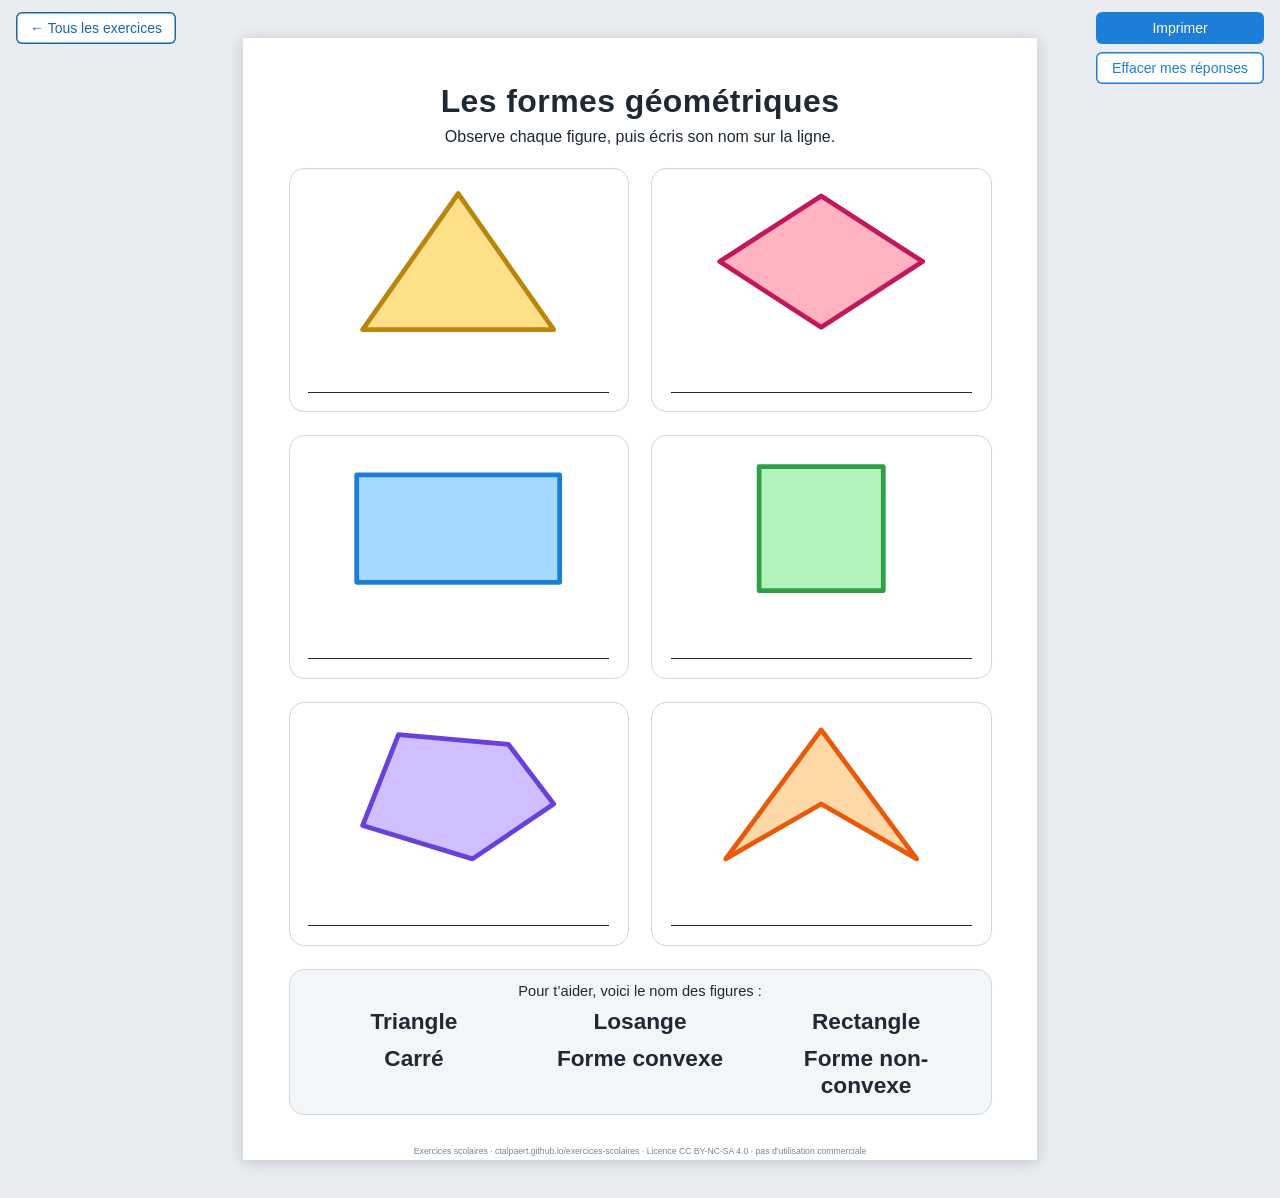
<file: formes-geometriques.html>
<!DOCTYPE html>
<html lang="fr">
<head>
<meta charset="utf-8">
<meta name="viewport" content="width=device-width, initial-scale=1">
<title>Les formes géométriques</title>
<meta name="description" content="Observer six figures et écrire leur nom : triangle, losange, rectangle, carré, forme convexe et forme non-convexe.">
<meta name="keywords" content="géométrie, formes, figures, triangle, carré, rectangle, losange, convexe, non-convexe">
<meta name="worksheet:subject" content="Mathématiques">
<meta name="worksheet:level" content="4P">
<meta name="worksheet:added" content="2026-09-29">
<link rel="license" href="https://creativecommons.org/licenses/by-nc-sa/4.0/deed.fr">
<link rel="icon" href="assets/favicon.svg" type="image/svg+xml">
<link rel="stylesheet" href="assets/worksheet.css">
<link rel="stylesheet" href="assets/worksheet-shapes.css">
<style>
  /* The six figures */
  .grid { margin-top: 6mm; }
  .model li { font-size: 17pt; }
</style>
</head>
<body>

<button type="button" class="menu-toggle" aria-expanded="false" aria-controls="toolbar" aria-label="Menu">
  <svg viewBox="0 0 24 24" aria-hidden="true"><path class="icon-open" d="M4 6h16M4 12h16M4 18h16"/><path class="icon-close" d="M6 6l12 12M18 6 6 18"/></svg>
</button>

<div class="toolbar" id="toolbar">
  <a class="back-link" href="index.html">← Tous les exercices</a>
  <button type="button" onclick="window.print()">Imprimer</button>
  <button type="button" class="secondary" id="btn-clear">Effacer mes réponses</button>
</div>

<main class="page">
  <header>
    <h1>Les formes géométriques</h1>
    <p>Observe chaque figure, puis écris son nom sur la ligne.</p>
  </header>

  <div class="grid">
    <!-- 1. Triangle -->
    <figure class="card">
      <div class="figure">
        <svg viewBox="0 0 200 130" role="img" aria-label="Figure 1">
          <polygon class="shape s1" points="100,8 20,122 180,122"/>
        </svg>
      </div>
      <div class="line"><input class="answer-input" type="text" aria-label="Nom de la figure 1" autocomplete="off" autocapitalize="off" autocorrect="off" spellcheck="false"></div>
    </figure>

    <!-- 2. Rhombus -->
    <figure class="card">
      <div class="figure">
        <svg viewBox="0 0 200 130" role="img" aria-label="Figure 2">
          <polygon class="shape s2" points="100,10 185,65 100,120 15,65"/>
        </svg>
      </div>
      <div class="line"><input class="answer-input" type="text" aria-label="Nom de la figure 2" autocomplete="off" autocapitalize="off" autocorrect="off" spellcheck="false"></div>
    </figure>

    <!-- 3. Rectangle -->
    <figure class="card">
      <div class="figure">
        <svg viewBox="0 0 200 130" role="img" aria-label="Figure 3">
          <rect class="shape s3" x="15" y="20" width="170" height="90"/>
        </svg>
      </div>
      <div class="line"><input class="answer-input" type="text" aria-label="Nom de la figure 3" autocomplete="off" autocapitalize="off" autocorrect="off" spellcheck="false"></div>
    </figure>

    <!-- 4. Square -->
    <figure class="card">
      <div class="figure">
        <svg viewBox="0 0 200 130" role="img" aria-label="Figure 4">
          <rect class="shape s4" x="48" y="13" width="104" height="104"/>
        </svg>
      </div>
      <div class="line"><input class="answer-input" type="text" aria-label="Nom de la figure 4" autocomplete="off" autocapitalize="off" autocorrect="off" spellcheck="false"></div>
    </figure>

    <!-- 5. Convex shape: irregular pentagon -->
    <figure class="card">
      <div class="figure">
        <svg viewBox="0 0 200 130" role="img" aria-label="Figure 5">
          <polygon class="shape s5" points="50,14 142,22 180,72 112,118 20,90"/>
        </svg>
      </div>
      <div class="line"><input class="answer-input" type="text" aria-label="Nom de la figure 5" autocomplete="off" autocapitalize="off" autocorrect="off" spellcheck="false"></div>
    </figure>

    <!-- 6. Non-convex shape: arrowhead -->
    <figure class="card">
      <div class="figure">
        <svg viewBox="0 0 200 130" role="img" aria-label="Figure 6">
          <polygon class="shape s6" points="100,10 180,118 100,72 20,118"/>
        </svg>
      </div>
      <div class="line"><input class="answer-input" type="text" aria-label="Nom de la figure 6" autocomplete="off" autocapitalize="off" autocorrect="off" spellcheck="false"></div>
    </figure>
  </div>

  <section class="model" aria-labelledby="model-title">
    <h2 id="model-title">Pour t’aider, voici le nom des figures&nbsp;:</h2>
    <ul>
      <li>Triangle</li>
      <li>Losange</li>
      <li>Rectangle</li>
      <li>Carré</li>
      <li>Forme convexe</li>
      <li>Forme non-convexe</li>
    </ul>
  </section>
</main>

<script src="assets/worksheet.js"></script>
<script>
  Worksheet.start();
</script>

</body>
</html>
</file>
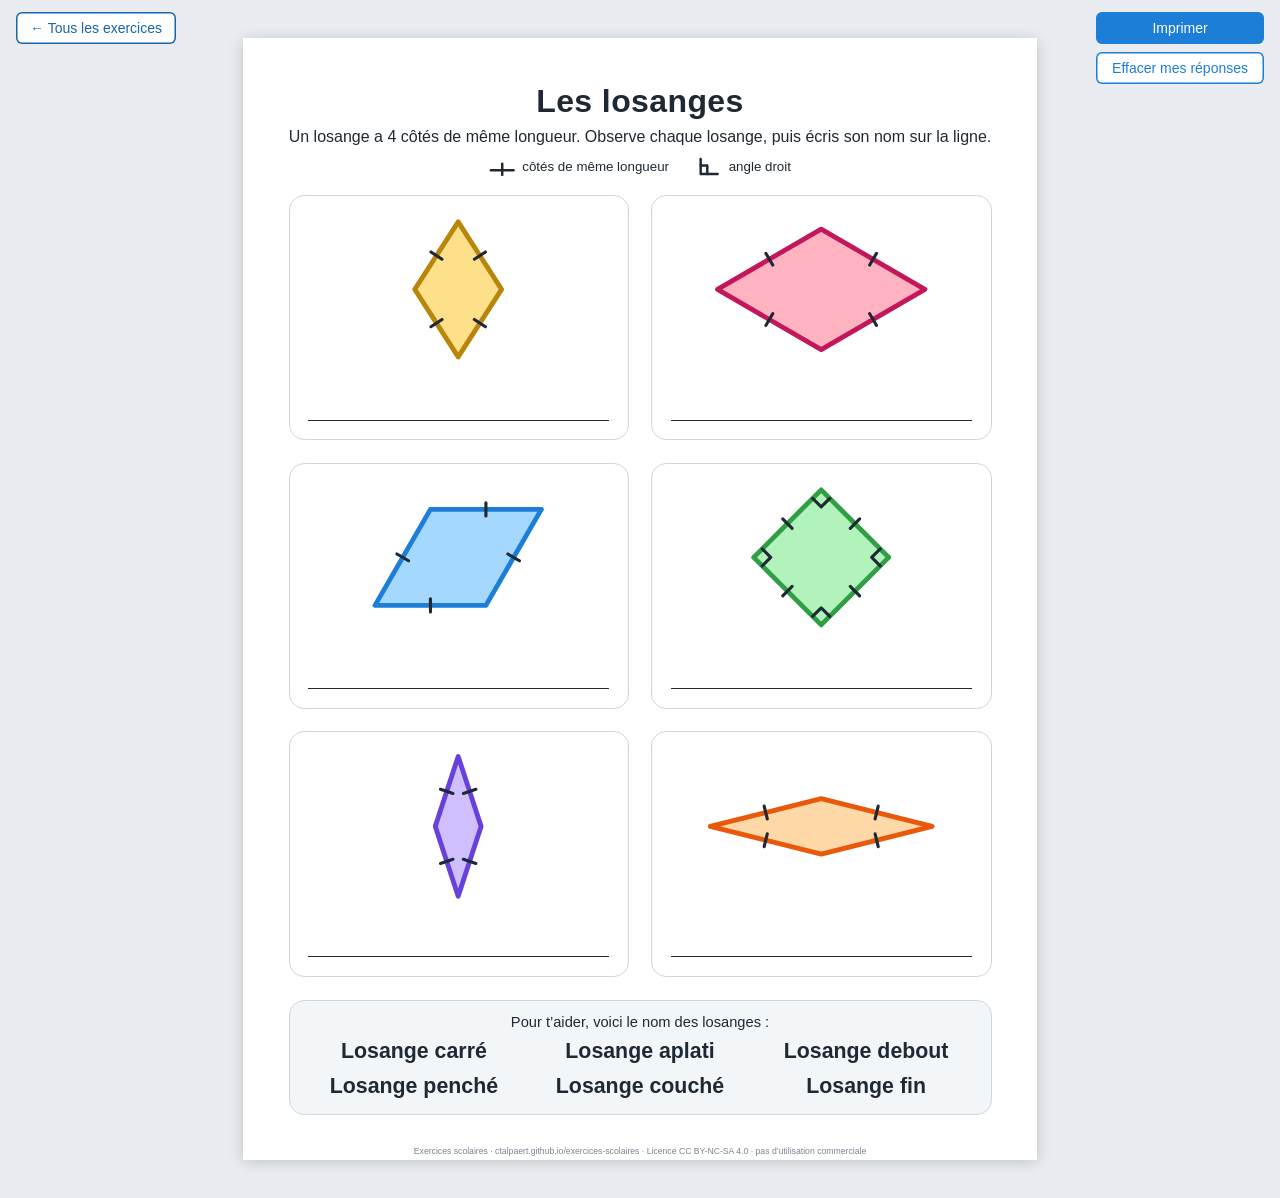
<file: losanges.html>
<!DOCTYPE html>
<html lang="fr">
<head>
<meta charset="utf-8">
<meta name="viewport" content="width=device-width, initial-scale=1">
<title>Les losanges</title>
<meta name="description" content="Reconnaître six losanges (carré, aplati, debout, penché, couché, fin) grâce au codage des côtés de même longueur.">
<meta name="keywords" content="géométrie, losange, côtés égaux, angle droit, codage">
<meta name="worksheet:subject" content="Mathématiques">
<meta name="worksheet:level" content="4P">
<meta name="worksheet:added" content="2026-09-30">
<link rel="license" href="https://creativecommons.org/licenses/by-nc-sa/4.0/deed.fr">
<link rel="icon" href="assets/favicon.svg" type="image/svg+xml">
<link rel="stylesheet" href="assets/worksheet.css">
<link rel="stylesheet" href="assets/worksheet-shapes.css">
<style>
  .model li { font-size: 16pt; white-space: nowrap; }
</style>
</head>
<body>

<button type="button" class="menu-toggle" aria-expanded="false" aria-controls="toolbar" aria-label="Menu">
  <svg viewBox="0 0 24 24" aria-hidden="true"><path class="icon-open" d="M4 6h16M4 12h16M4 18h16"/><path class="icon-close" d="M6 6l12 12M18 6 6 18"/></svg>
</button>

<div class="toolbar" id="toolbar">
  <a class="back-link" href="index.html">← Tous les exercices</a>
  <button type="button" onclick="window.print()">Imprimer</button>
  <button type="button" class="secondary" id="btn-clear">Effacer mes réponses</button>
</div>

<main class="page">
  <header>
    <h1>Les losanges</h1>
    <p>Un losange a 4 côtés de même longueur. Observe chaque losange, puis écris son nom sur la ligne.</p>
    <ul class="legend" aria-label="Codage">
      <li>
        <svg viewBox="0 0 28 20" aria-hidden="true">
          <path class="mark" d="M2,14 L26,14" stroke-width="2"/>
          <path class="mark" d="M14,7 L14,19"/>
        </svg>
        côtés de même longueur
      </li>
      <li>
        <svg viewBox="0 0 28 20" aria-hidden="true">
          <path class="mark" d="M6,2 L6,18 L24,18" stroke-width="2"/>
          <path class="mark" d="M6,9 L13,9 L13,18"/>
        </svg>
        angle droit
      </li>
    </ul>
  </header>

  <div class="grid">
    <!-- 1. Standing rhombus: long diagonal vertical -->
    <figure class="card">
      <div class="figure">
        <svg viewBox="0 0 200 130" role="img" aria-label="Figure 1">
          <polygon class="shape s1" points="100,9 136,65 100,121 64,65"/>
          <path class="mark" d="M113.4,40 L122.6,34 M113.4,90 L122.6,96 M86.6,90 L77.4,96 M86.6,40 L77.4,34"/>
        </svg>
      </div>
      <div class="line"><input class="answer-input" type="text" aria-label="Nom de la figure 1" autocomplete="off" autocapitalize="off" autocorrect="off" spellcheck="false"></div>
    </figure>

    <!-- 2. Lying rhombus: long diagonal horizontal -->
    <figure class="card">
      <div class="figure">
        <svg viewBox="0 0 200 130" role="img" aria-label="Figure 2">
          <polygon class="shape s2" points="14,65 100,15 186,65 100,115"/>
          <path class="mark" d="M59.8,44.8 L54.2,35.2 M140.2,44.8 L145.8,35.2 M140.2,85.2 L145.8,94.8 M59.8,85.2 L54.2,94.8"/>
        </svg>
      </div>
      <div class="line"><input class="answer-input" type="text" aria-label="Nom de la figure 2" autocomplete="off" autocapitalize="off" autocorrect="off" spellcheck="false"></div>
    </figure>

    <!-- 3. Tilted rhombus: resting on one side -->
    <figure class="card">
      <div class="figure">
        <svg viewBox="0 0 200 130" role="img" aria-label="Figure 3">
          <polygon class="shape s3" points="31,104.8 123,104.8 169,25.2 77,25.2"/>
          <path class="mark" d="M77,110.3 L77,99.3 M150.8,67.8 L141.2,62.2 M123,19.7 L123,30.7 M49.2,62.2 L58.8,67.8"/>
        </svg>
      </div>
      <div class="line"><input class="answer-input" type="text" aria-label="Nom de la figure 3" autocomplete="off" autocapitalize="off" autocorrect="off" spellcheck="false"></div>
    </figure>

    <!-- 4. Square rhombus: 4 right angles (a square is a special rhombus) -->
    <figure class="card">
      <div class="figure">
        <svg viewBox="0 0 200 130" role="img" aria-label="Figure 4">
          <polygon class="shape s4" points="100,9 156,65 100,121 44,65"/>
          <path class="mark" d="M124.1,40.9 L131.9,33.1 M124.1,89.1 L131.9,96.9 M75.9,89.1 L68.1,96.9 M75.9,40.9 L68.1,33.1"/>
          <path class="mark" d="M92.9,16.1 L100,23.1 L107.1,16.1 M148.9,57.9 L141.9,65 L148.9,72.1 M107.1,113.9 L100,106.9 L92.9,113.9 M51.1,72.1 L58.1,65 L51.1,57.9"/>
        </svg>
      </div>
      <div class="line"><input class="answer-input" type="text" aria-label="Nom de la figure 4" autocomplete="off" autocapitalize="off" autocorrect="off" spellcheck="false"></div>
    </figure>

    <!-- 5. Thin rhombus: very narrow, standing -->
    <figure class="card">
      <div class="figure">
        <svg viewBox="0 0 200 130" role="img" aria-label="Figure 5">
          <polygon class="shape s5" points="100,7 119,65 100,123 81,65"/>
          <path class="mark" d="M104.3,37.7 L114.7,34.3 M104.3,92.3 L114.7,95.7 M95.7,92.3 L85.3,95.7 M95.7,37.7 L85.3,34.3"/>
        </svg>
      </div>
      <div class="line"><input class="answer-input" type="text" aria-label="Nom de la figure 5" autocomplete="off" autocapitalize="off" autocorrect="off" spellcheck="false"></div>
    </figure>

    <!-- 6. Flattened rhombus: very flat, lying -->
    <figure class="card">
      <div class="figure">
        <svg viewBox="0 0 200 130" role="img" aria-label="Figure 6">
          <polygon class="shape s6" points="8,65 100,42 192,65 100,88"/>
          <path class="mark" d="M55.3,58.8 L52.7,48.2 M144.7,58.8 L147.3,48.2 M144.7,71.2 L147.3,81.8 M55.3,71.2 L52.7,81.8"/>
        </svg>
      </div>
      <div class="line"><input class="answer-input" type="text" aria-label="Nom de la figure 6" autocomplete="off" autocapitalize="off" autocorrect="off" spellcheck="false"></div>
    </figure>
  </div>

  <section class="model" aria-labelledby="model-title">
    <h2 id="model-title">Pour t’aider, voici le nom des losanges&nbsp;:</h2>
    <ul>
      <li>Losange carré</li>
      <li>Losange aplati</li>
      <li>Losange debout</li>
      <li>Losange penché</li>
      <li>Losange couché</li>
      <li>Losange fin</li>
    </ul>
  </section>
</main>

<script src="assets/worksheet.js"></script>
<script>
  Worksheet.start();
</script>

</body>
</html>
</file>
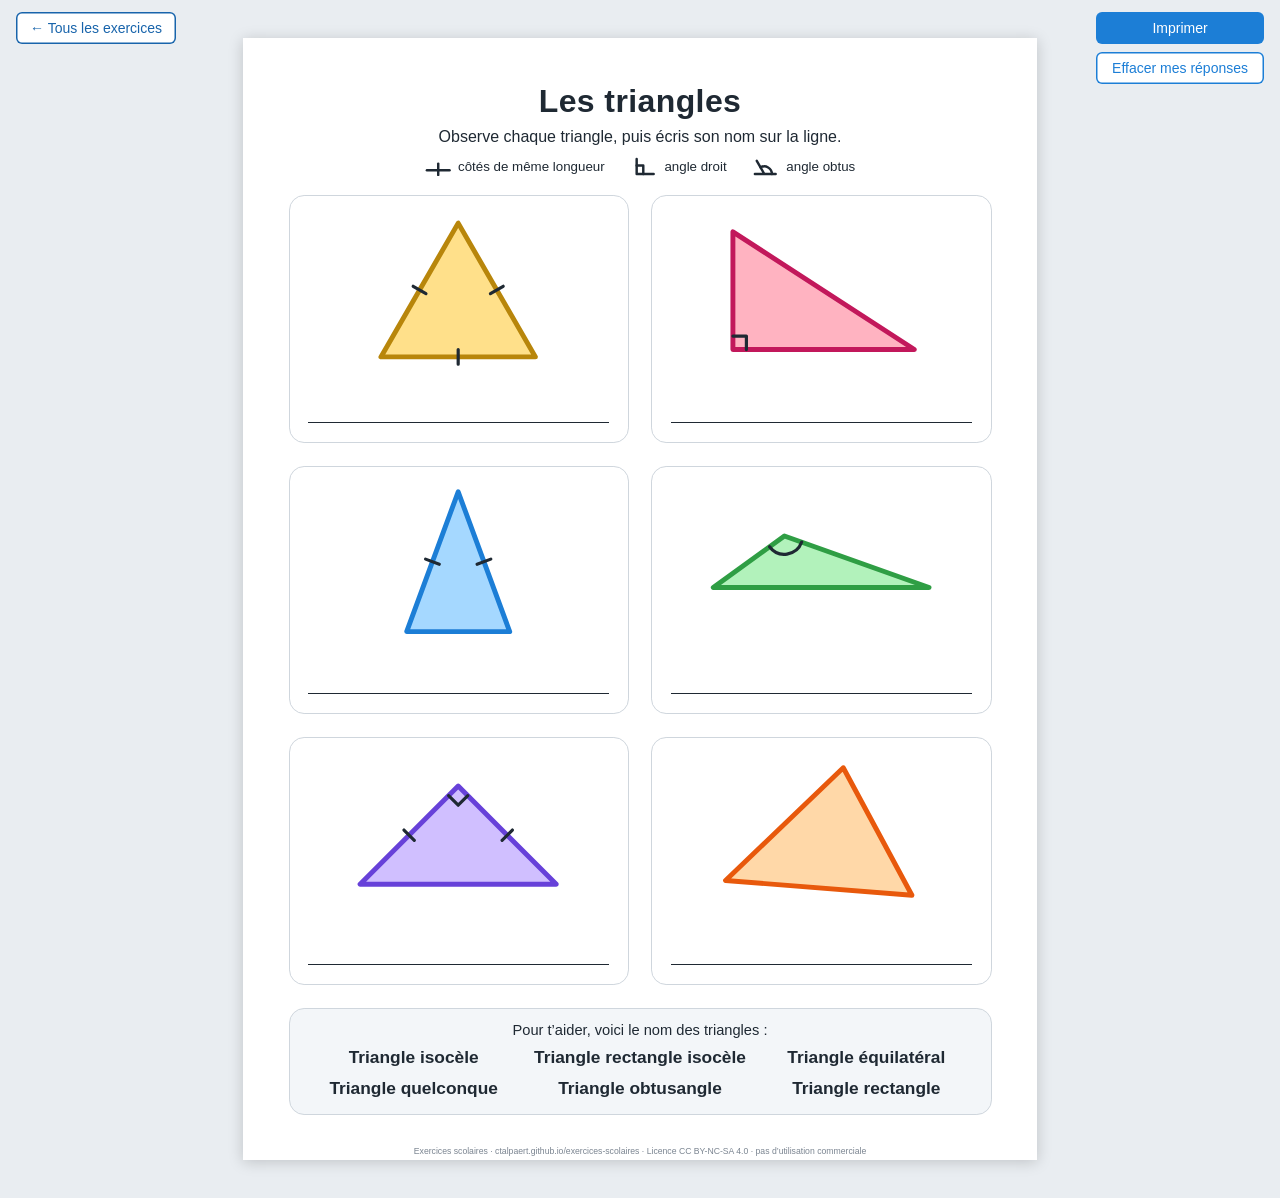
<file: triangles.html>
<!DOCTYPE html>
<html lang="fr">
<head>
<meta charset="utf-8">
<meta name="viewport" content="width=device-width, initial-scale=1">
<title>Les triangles</title>
<meta name="description" content="Nommer six triangles (équilatéral, isocèle, rectangle, obtusangle…) en lisant le codage des côtés et des angles.">
<meta name="keywords" content="géométrie, triangle, isocèle, équilatéral, rectangle, obtusangle, quelconque, angle droit">
<meta name="worksheet:subject" content="Mathématiques">
<meta name="worksheet:level" content="4P">
<meta name="worksheet:added" content="2026-09-30">
<link rel="license" href="https://creativecommons.org/licenses/by-nc-sa/4.0/deed.fr">
<link rel="icon" href="assets/favicon.svg" type="image/svg+xml">
<link rel="stylesheet" href="assets/worksheet.css">
<link rel="stylesheet" href="assets/worksheet-shapes.css">
<style>
  .model li { font-size: 13pt; white-space: nowrap; }
</style>
</head>
<body>

<button type="button" class="menu-toggle" aria-expanded="false" aria-controls="toolbar" aria-label="Menu">
  <svg viewBox="0 0 24 24" aria-hidden="true"><path class="icon-open" d="M4 6h16M4 12h16M4 18h16"/><path class="icon-close" d="M6 6l12 12M18 6 6 18"/></svg>
</button>

<div class="toolbar" id="toolbar">
  <a class="back-link" href="index.html">← Tous les exercices</a>
  <button type="button" onclick="window.print()">Imprimer</button>
  <button type="button" class="secondary" id="btn-clear">Effacer mes réponses</button>
</div>

<main class="page">
  <header>
    <h1>Les triangles</h1>
    <p>Observe chaque triangle, puis écris son nom sur la ligne.</p>
    <ul class="legend" aria-label="Codage">
      <li>
        <svg viewBox="0 0 28 20" aria-hidden="true">
          <path class="mark" d="M2,14 L26,14" stroke-width="2"/>
          <path class="mark" d="M14,7 L14,19"/>
        </svg>
        côtés de même longueur
      </li>
      <li>
        <svg viewBox="0 0 28 20" aria-hidden="true">
          <path class="mark" d="M6,2 L6,18 L24,18" stroke-width="2"/>
          <path class="mark" d="M6,9 L13,9 L13,18"/>
        </svg>
        angle droit
      </li>
      <li>
        <svg viewBox="0 0 28 20" aria-hidden="true">
          <path class="mark" d="M2,18 L24,18 M12,18 L4,4" stroke-width="2"/>
          <path class="mark" d="M20,18 A8,8 0 0 0 8,11.05"/>
        </svg>
        angle obtus
      </li>
    </ul>
  </header>

  <div class="grid">
    <!-- 1. Equilateral triangle: 3 equal sides -->
    <figure class="card">
      <div class="figure">
        <svg viewBox="0 0 200 130" role="img" aria-label="Figure 1">
          <polygon class="shape s1" points="37,119 163,119 100,9.9"/>
          <path class="mark" d="M100,125 L100,113 M136.7,61.4 L126.3,67.4 M63.3,61.4 L73.7,67.4"/>
        </svg>
      </div>
      <div class="line"><input class="answer-input" type="text" aria-label="Nom de la figure 1" autocomplete="off" autocapitalize="off" autocorrect="off" spellcheck="false"></div>
    </figure>

    <!-- 2. Right triangle: one right angle -->
    <figure class="card">
      <div class="figure">
        <svg viewBox="0 0 200 130" role="img" aria-label="Figure 2">
          <polygon class="shape s2" points="28,113 176,113 28,17"/>
          <path class="mark" d="M39,113 L39,102 L28,102"/>
        </svg>
      </div>
      <div class="line"><input class="answer-input" type="text" aria-label="Nom de la figure 2" autocomplete="off" autocapitalize="off" autocorrect="off" spellcheck="false"></div>
    </figure>

    <!-- 3. Isosceles triangle: 2 equal sides -->
    <figure class="card">
      <div class="figure">
        <svg viewBox="0 0 200 130" role="img" aria-label="Figure 3">
          <polygon class="shape s3" points="100,8 142,122 58,122"/>
          <path class="mark" d="M115.4,67.1 L126.6,62.9 M73.4,62.9 L84.6,67.1"/>
        </svg>
      </div>
      <div class="line"><input class="answer-input" type="text" aria-label="Nom de la figure 3" autocomplete="off" autocapitalize="off" autocorrect="off" spellcheck="false"></div>
    </figure>

    <!-- 4. Obtuse triangle: one obtuse angle -->
    <figure class="card">
      <div class="figure">
        <svg viewBox="0 0 200 130" role="img" aria-label="Figure 4">
          <polygon class="shape s4" points="70,44 12,86 188,86"/>
          <path class="mark" d="M57.9,52.8 A15,15 0 0 0 84.1,49"/>
        </svg>
      </div>
      <div class="line"><input class="answer-input" type="text" aria-label="Nom de la figure 4" autocomplete="off" autocapitalize="off" autocorrect="off" spellcheck="false"></div>
    </figure>

    <!-- 5. Right isosceles triangle: one right angle and 2 equal sides -->
    <figure class="card">
      <div class="figure">
        <svg viewBox="0 0 200 130" role="img" aria-label="Figure 5">
          <polygon class="shape s5" points="100,27 20,107 180,107"/>
          <path class="mark" d="M92.2,34.8 L100,42.6 L107.8,34.8"/>
          <path class="mark" d="M55.8,62.8 L64.2,71.2 M135.8,71.2 L144.2,62.8"/>
        </svg>
      </div>
      <div class="line"><input class="answer-input" type="text" aria-label="Nom de la figure 5" autocomplete="off" autocapitalize="off" autocorrect="off" spellcheck="false"></div>
    </figure>

    <!-- 6. Scalene triangle: 3 different sides, no right angle -->
    <figure class="card">
      <div class="figure">
        <svg viewBox="0 0 200 130" role="img" aria-label="Figure 6">
          <polygon class="shape s6" points="22,104 174,116 118,12"/>
        </svg>
      </div>
      <div class="line"><input class="answer-input" type="text" aria-label="Nom de la figure 6" autocomplete="off" autocapitalize="off" autocorrect="off" spellcheck="false"></div>
    </figure>
  </div>

  <section class="model" aria-labelledby="model-title">
    <h2 id="model-title">Pour t’aider, voici le nom des triangles&nbsp;:</h2>
    <ul>
      <li>Triangle isocèle</li>
      <li>Triangle rectangle isocèle</li>
      <li>Triangle équilatéral</li>
      <li>Triangle quelconque</li>
      <li>Triangle obtusangle</li>
      <li>Triangle rectangle</li>
    </ul>
  </section>
</main>

<script src="assets/worksheet.js"></script>
<script>
  Worksheet.start();
</script>

</body>
</html>
</file>
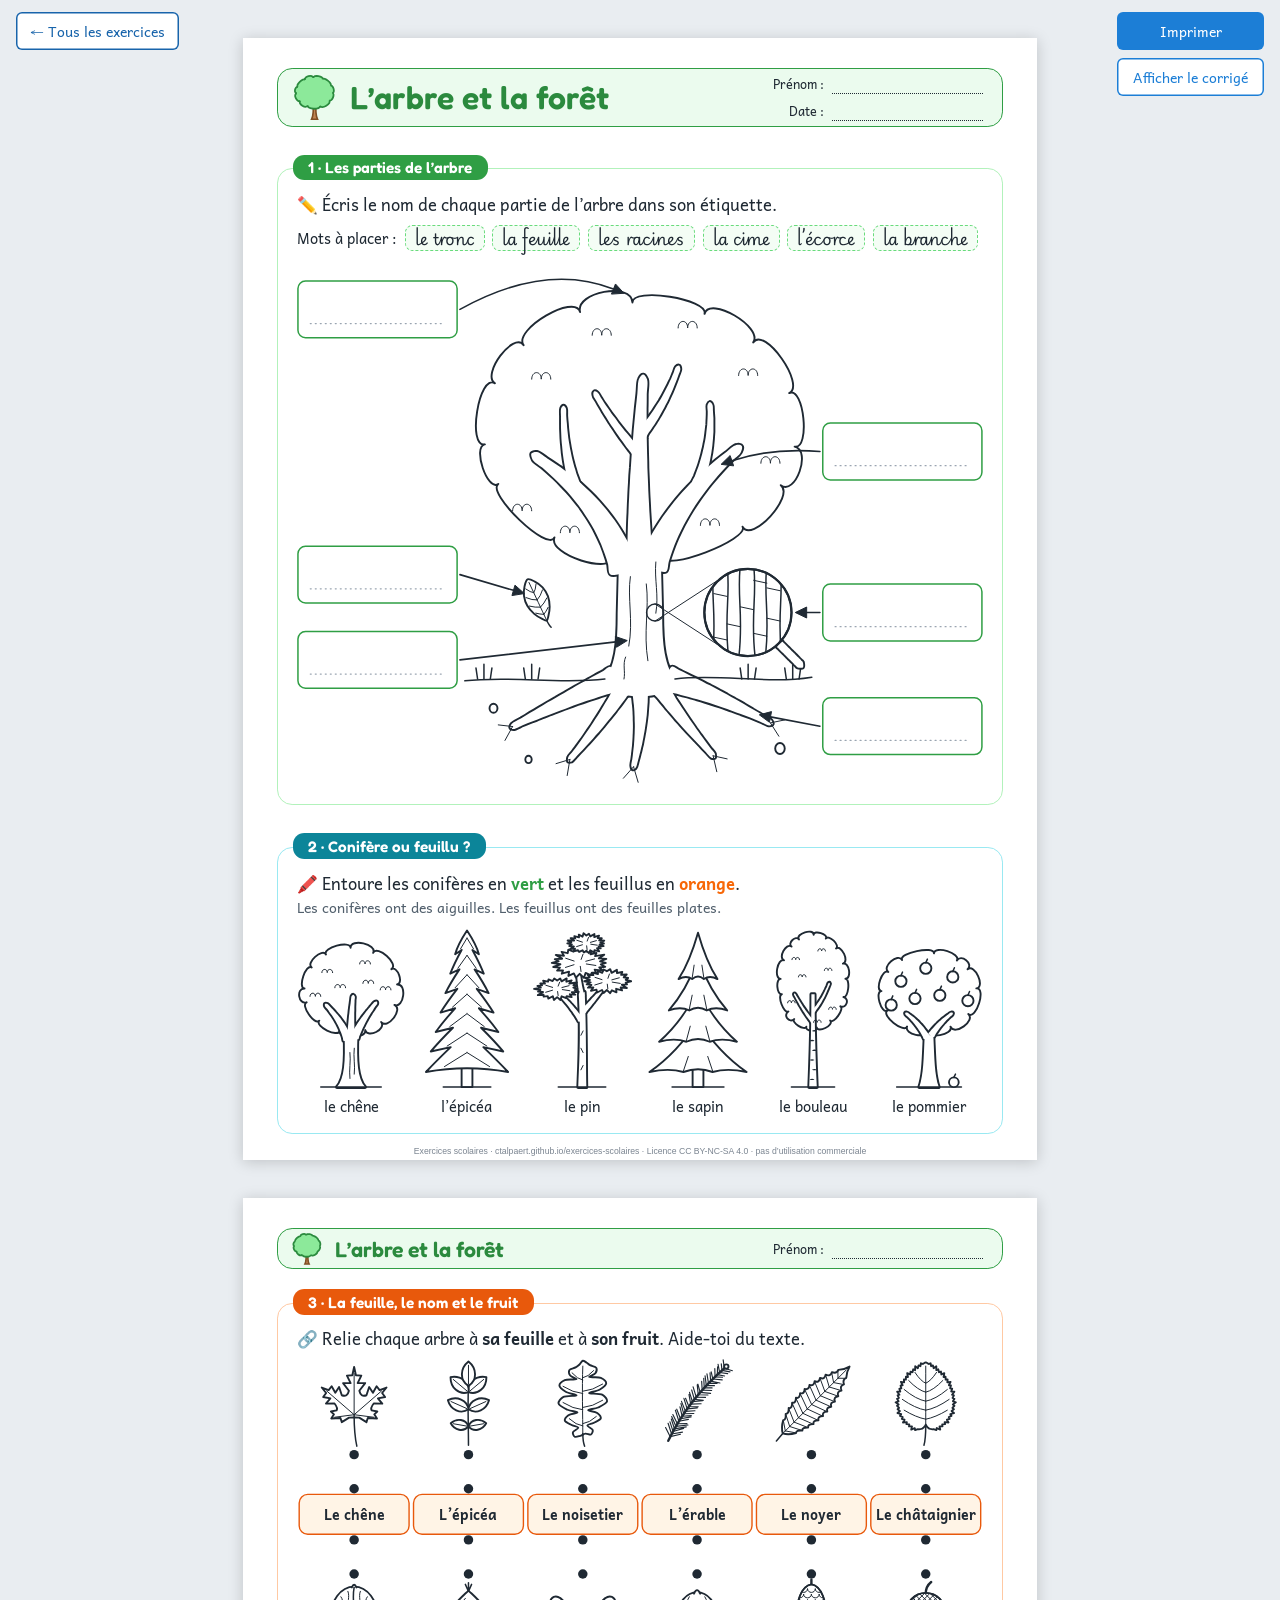
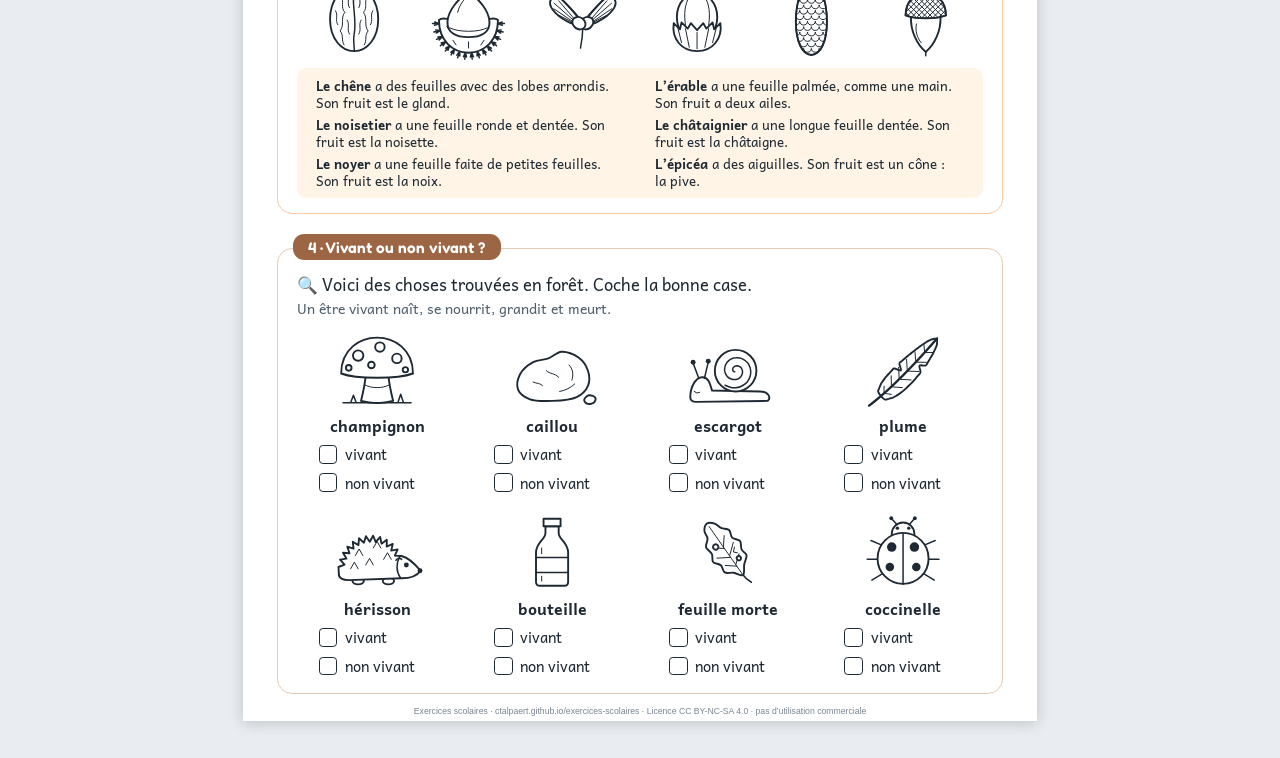
<file: Arbres/exercices-arbres-2-pages.html>
<!DOCTYPE html>
<html lang="fr">
<head>
<meta charset="utf-8">
<meta name="viewport" content="width=device-width, initial-scale=1">
<title>L’arbre et la forêt – grand format</title>
<meta name="description" content="Les quatre exercices sur l’arbre et la forêt en grand format, sur deux pages, avec plus de place pour écrire.">
<meta name="keywords" content="arbre, forêt, conifère, feuillu, feuille, fruit, écorce, racines, vivant, non vivant">
<meta name="exercice:matiere" content="Sciences de la nature">
<meta name="exercice:niveau" content="4P">
<meta name="exercice:ajout" content="2026-10-02">
<link rel="license" href="https://creativecommons.org/licenses/by-nc-sa/4.0/deed.fr">
<link rel="preconnect" href="https://fonts.googleapis.com">
<link rel="preconnect" href="https://fonts.gstatic.com" crossorigin>
<link href="https://fonts.googleapis.com/css2?family=Andika:wght@400;700&family=Fredoka:wght@600&family=Playwrite+FR+Moderne&display=swap" rel="stylesheet">
<style>
  @page { size: A4 portrait; margin: 0; }

  :root {
    color-scheme: light;
    --ink: #1f2933;
    --muted: #52606d;
    --answer: #e03131;
    --green: #2f9e44;
    --teal: #0c8599;
    --orange: #e8590c;
    --brown: #9c6644;
    --conifere: #2f9e44;
    --feuillu: #f76707;
  }

  * { box-sizing: border-box; }

  html { background: #e9edf1; }

  body {
    margin: 0;
    font-family: "Andika", "Trebuchet MS", "Segoe UI", Arial, sans-serif;
    color: var(--ink);
    -webkit-print-color-adjust: exact;
    print-color-adjust: exact;
  }

  /* Feuille A4 */
  .page {
    width: 210mm;
    height: 297mm;
    margin: 10mm auto;
    padding: 7mm 9mm 5mm;
    display: flex;
    flex-direction: column;
    gap: 5.5mm;
    overflow: hidden;
    background: #fff;
    box-shadow: 0 2px 14px rgba(0, 0, 0, .18);
  }

  /* En-tête */
  .head {
    position: relative;
    display: flex;
    align-items: center;
    gap: 3mm;
    padding: 1mm 5mm 1mm 3mm;
    border: .5mm solid var(--green);
    border-radius: 4mm;
    background: #ebfbee;
  }
  .head svg { width: 11mm; height: 11mm; flex: none; }
  .head h1 { margin: 0; font-family: "Fredoka", "Trebuchet MS", sans-serif; font-size: 21pt; font-weight: 600; color: #2b8a3e; }
  .ident { margin-left: auto; display: grid; gap: 1.8mm; font-size: 9.5pt; }
  .ident div { display: flex; align-items: flex-end; justify-content: flex-end; gap: 2mm; white-space: nowrap; }
  .ident i { width: 40mm; border-bottom: .35mm dotted var(--ink); }
  .badge {
    display: none;
    position: absolute;
    top: -3mm;
    left: 50%;
    transform: translateX(-50%);
    padding: .8mm 4mm;
    font-family: "Fredoka", sans-serif;
    font-size: 9pt;
    font-weight: 600;
    color: #fff;
    background: var(--answer);
    border-radius: 3mm;
  }

  /* Blocs d'exercice */
  .row { display: grid; grid-template-columns: 112mm minmax(0, 1fr); gap: 4mm; }
  .ex {
    position: relative;
    padding: 5mm 4mm 3mm;
    border: .45mm solid var(--line);
    border-radius: 4mm;
  }
  .tab {
    position: absolute;
    top: -3.3mm;
    left: 4mm;
    padding: .7mm 3.5mm;
    font-family: "Fredoka", "Trebuchet MS", sans-serif;
    font-size: 9.5pt;
    font-weight: 600;
    color: #fff;
    background: var(--accent);
    border-radius: 3mm;
    white-space: nowrap;
  }
  .consigne { margin: 0; font-size: 10.5pt; line-height: 1.3; }
  .hint { margin: 1mm 0 0; font-size: 8.5pt; line-height: 1.3; color: var(--muted); }

  .ex1 { --accent: var(--green); --line: #b2f2bb; }
  .ex2 { --accent: var(--teal); --line: #99e9f2; }
  .ex3 { --accent: var(--orange); --line: #ffc9a3; }
  .ex4 { --accent: var(--brown); --line: #e6ccb2; }

  .ex svg { display: block; width: 100%; height: auto; overflow: visible; }

  /* Réponses du corrigé : masquées tant que le corrigé n'est pas affiché */
  .ans { visibility: hidden; }
  body.corrige .ans { visibility: visible; }
  body.corrige .badge { display: inline-block; }

  /* Exercice 1 */
  .bank { display: flex; flex-wrap: wrap; align-items: center; gap: 1mm 1.5mm; margin: 1.2mm 0 1.8mm; font-size: 9pt; }
  .bank span {
    padding: 0 2mm;
    font-family: "Playwrite FR Moderne", cursive;
    font-size: 9.5pt;
    line-height: 1.5;
    border: .3mm dashed #69db7c;
    border-radius: 2mm;
    background: #f4fdf5;
  }
  .label { fill: #fff; stroke: var(--green); stroke-width: 1.5px; }
  .guide { fill: none; stroke: #9aa5b1; stroke-width: 1.2px; stroke-dasharray: 1 4; stroke-linecap: round; }
  .cur { font-family: "Playwrite FR Moderne", cursive; font-size: 15px; text-anchor: middle; fill: var(--answer); }

  /* Exercice 2 */
  .c-vert { color: var(--conifere); font-weight: 700; }
  .c-orange { color: var(--feuillu); font-weight: 700; }
  .trees { display: grid; grid-template-columns: repeat(3, minmax(0, 1fr)); gap: 3mm 1.5mm; margin-top: 2.5mm; }
  .tree { position: relative; margin: 0; text-align: center; }
  .tree svg { height: 27mm; }
  .tree figcaption { margin-top: .6mm; font-size: 8.5pt; }
  .ring { position: absolute; inset: -1.2mm -.4mm 4.3mm; border: .7mm solid; border-radius: 50%; }
  .ring.c { border-color: var(--conifere); }
  .ring.f { border-color: var(--feuillu); }

  /* Exercice 3 */
  .ex3 svg { margin-top: 2mm; }
  .name-box { fill: #fff4e6; stroke: var(--orange); stroke-width: 1.4px; }
  .nm { font-family: "Andika", sans-serif; font-size: 14.5px; font-weight: 700; text-anchor: middle; fill: var(--ink); }
  .link { fill: none; stroke: var(--answer); stroke-width: 1.6px; stroke-linecap: round; }
  .help {
    display: grid;
    grid-template-columns: repeat(3, minmax(0, 1fr));
    gap: .8mm 5mm;
    margin-top: 2.5mm;
    padding: 2mm 4mm;
    font-size: 9pt;
    line-height: 1.3;
    background: #fff4e6;
    border-radius: 2.5mm;
  }
  .help p { margin: 0; }

  /* Exercice 4 */
  .finds { display: grid; grid-template-columns: repeat(8, minmax(0, 1fr)); gap: 1.5mm; margin-top: 2mm; }
  .find { text-align: center; }
  .find svg { height: 15mm; }
  .find-name { margin: .8mm 0 .8mm; font-size: 9pt; font-weight: 700; white-space: nowrap; }
  .opt { display: flex; align-items: center; gap: 1.2mm; margin: .7mm 0 0 1.5mm; font-size: 8pt; white-space: nowrap; }
  .cb {
    flex: none;
    width: 3.6mm;
    height: 3.6mm;
    display: inline-flex;
    align-items: center;
    justify-content: center;
    border: .35mm solid var(--ink);
    border-radius: .8mm;
  }
  .cb .ans { font-size: 9pt; font-weight: 700; line-height: 1; color: var(--answer); }

  /* Dessins : traits noirs sur fond blanc, à colorier */
  svg path, svg circle, svg ellipse, svg rect { vector-effect: non-scaling-stroke; }
  .o  { fill: #fff; stroke: var(--ink); stroke-width: 1.9px; stroke-linejoin: round; stroke-linecap: round; }
  .l  { fill: none; stroke: var(--ink); stroke-width: 1.5px; stroke-linejoin: round; stroke-linecap: round; }
  .l2 { fill: none; stroke: var(--ink); stroke-width: 2.4px; stroke-linecap: round; }
  .t  { fill: none; stroke: var(--ink); stroke-width: 1px; stroke-linejoin: round; stroke-linecap: round; }
  .nd { fill: none; stroke: var(--ink); stroke-width: 1.15px; stroke-linecap: round; }
  .k  { fill: var(--ink); }
  .uo { fill: var(--ink); stroke: var(--ink); stroke-width: 3.8px; stroke-linejoin: round; }
  .uf { fill: #fff; }
  .arrow { fill: none; stroke: var(--ink); stroke-width: 1.6px; stroke-linecap: round; }
  .arrow-head { fill: var(--ink); stroke: var(--ink); stroke-width: 1px; stroke-linejoin: round; }
  .ic-crown { fill: #8ce99a; stroke: #2b8a3e; stroke-width: 1.8px; }
  .ic-trunk { fill: #c08552; stroke: #7f4f24; stroke-width: 1.6px; }

  /* Boutons (écran uniquement) */
  .toolbar {
    position: fixed;
    top: 12px;
    right: 16px;
    display: flex;
    flex-direction: column;
    align-items: stretch;
    gap: 8px;
  }
  .toolbar button {
    padding: 8px 16px;
    font: inherit;
    font-size: 14px;
    color: #fff;
    background: #1c7ed6;
    border: 0;
    border-radius: 6px;
    cursor: pointer;
  }
  .toolbar button.secondary { color: #1c7ed6; background: #fff; box-shadow: inset 0 0 0 1.5px #1c7ed6; }

  @media print {
    html, body { background: #fff; }
    .page { margin: 0; height: 296mm; box-shadow: none; }
    .toolbar { display: none; }
  }

  /* ---- Grand format : deux exercices par page ---- */
  .page { padding: 8mm 9mm 7mm; gap: 6.5mm; justify-content: space-between; }
  .head h1 { font-size: 24pt; }
  .head svg { width: 13mm; height: 13mm; }
  .head.mini { padding: .6mm 5mm .6mm 3mm; }
  .head.mini svg { width: 9mm; height: 9mm; }
  .head.mini h1 { font-size: 16pt; }
  .ex { padding: 6.5mm 5mm 4mm; }
  .tab { top: -3.9mm; padding: .9mm 4mm; font-size: 11.5pt; }
  .consigne { font-size: 12.5pt; }
  .hint { font-size: 10.5pt; }
  .bank { gap: 1.5mm 2mm; margin: 2.5mm 0 3mm; font-size: 11pt; }
  .bank span { padding: 0 2.4mm; font-size: 12pt; }
  .cur { font-size: 26px; }
  .spot { fill: none; stroke: var(--ink); stroke-width: 1.4px; }
  .rim { fill: none; stroke: var(--ink); stroke-width: 2.2px; }
  .trees { grid-template-columns: repeat(6, minmax(0, 1fr)); gap: 2mm; margin-top: 3mm; }
  .tree svg { height: 43mm; }
  .tree figcaption { margin-top: 1mm; font-size: 11pt; }
  .ring { inset: -1.8mm -.6mm 5mm; border-width: .8mm; }
  .nm { font-size: 15px; }
  .help { grid-template-columns: repeat(2, minmax(0, 1fr)); gap: 1.2mm 8mm; margin-top: 2.5mm; padding: 2.2mm 5mm; font-size: 10pt; }
  .finds { grid-template-columns: repeat(4, minmax(0, 1fr)); gap: 5mm 4mm; margin-top: 3.5mm; }
  .find svg { height: 20mm; }
  .find-name { margin: 1.5mm 0 1mm; font-size: 12pt; }
  .opt { width: 31mm; gap: 2mm; margin: 1.2mm auto 0; font-size: 11pt; }
  .cb { width: 5mm; height: 5mm; border-width: .4mm; border-radius: 1mm; }
  .cb .ans { font-size: 12pt; }

  @media print {
    .page { break-after: page; }
    .page:last-of-type { break-after: auto; }
  }

  /* Lien vers la liste de tous les exercices (écran uniquement) */
  .retour {
    position: fixed;
    top: 12px;
    left: 16px;
    padding: 8px 14px;
    font: inherit;
    font-size: 14px;
    color: #1864ab;
    text-decoration: none;
    background: #fff;
    border-radius: 6px;
    box-shadow: inset 0 0 0 1.5px #1864ab;
  }
  .retour:hover { background: #e7f5ff; }
  @media print { .retour { display: none; } }

  /* Auteur et licence, imprimés dans la marge du bas de chaque feuille */
  .page { position: relative; }
  .page::after {
    content: "Exercices scolaires · ctalpaert.github.io/exercices-scolaires · Licence CC BY-NC-SA 4.0 · pas d’utilisation commerciale";
    position: absolute;
    left: 0;
    right: 0;
    bottom: 1.2mm;
    font: 6.5pt/1 "Trebuchet MS", "Segoe UI", Arial, sans-serif;
    color: #7b8591;
    text-align: center;
    pointer-events: none;
  }
</style>
</head>
<body>

<a class="retour" href="../index.html">← Tous les exercices</a>

<div class="toolbar">
  <button type="button" onclick="window.print()">Imprimer</button>
  <button type="button" class="secondary" id="btn-corrige" aria-pressed="false">Afficher le corrigé</button>
</div>

<main>
  <article class="page">
    <header class="head">
      <svg viewBox="0 0 100 100" aria-hidden="true"><path class="ic-trunk" d="M44 94C48 86 48 72 47 58L53 58C52 72 52 86 56 94Z"/><path class="ic-crown" d="M47.6 10.1C47.2 2.8 69.1 6.4 66.4 13.2C69 6.7 88.3 22.7 82.3 26.3C88.1 22.8 92.7 41.1 85.9 40.6C93 41.1 85 60.1 79.6 55.5C86.7 61.6 63.3 75.7 61 66.6C63.3 75.4 33.4 74.4 36.3 65.8C33.5 74.3 14.5 62.4 21.1 56.3C14.5 62.4 5.2 42.1 14.1 41.2C7.1 41.9 9.9 25.9 16.3 28.8C9.6 25.7 27.5 7.9 30.8 14.5C27 7 47.2 1.7 47.6 10.1Z"/></svg>
      <h1>L’arbre et la forêt</h1>
      <span class="badge">Corrigé</span>
      <div class="ident">
        <div>Prénom : <i></i></div>
        <div>Date : <i></i></div>
      </div>
    </header>

    <section class="ex ex1">
      <span class="tab">1 · Les parties de l’arbre</span>
      <p class="consigne">✏️ Écris le nom de chaque partie de l’arbre dans son étiquette.</p>
      <div class="bank">Mots à placer : <span>le tronc</span><span>la feuille</span><span>les racines</span><span>la cime</span><span>l’écorce</span><span>la branche</span></div>
      <svg viewBox="0 0 724 556" role="img" aria-label="Arbre avec six étiquettes à compléter"><g transform="translate(-152.1 4) scale(1.68 1.93)"><path class="o" d="M301.3 20.1C301 11.5 349.2 18.1 346.6 26.3C349.8 16.3 383.6 33.5 377.2 41.9C384.2 32.8 410.3 65.2 399.8 69.6C409.1 65.7 413.1 100.7 403.2 98.9C414 100.9 403.6 126.1 394.5 120C403.4 126 376.1 151.8 370.5 142.7C374.8 149.7 321.2 167.5 320.4 159.2C321.5 170.2 288.6 170 289.9 159C288.7 169.3 248 158 252.3 148.6C248.4 156.9 209.3 124.3 217 119.3C210.2 123.7 200.6 98.9 208.6 97.7C197.3 99.5 204.8 58.7 214.9 64.3C206.2 59.5 226.7 35.7 232.9 43.4C226.1 34.9 265.4 14.9 268.4 25.3C265.2 14.3 300.9 8.6 301.3 20.1Z"/><path class="uo" d="M282 228C291 220 292 206 292 190L293 156L319 156L320 190C320 206 321 220 330 228C322 238 290 238 282 228Z"/><path class="uo" d="M304.5 163.2C305.3 161.4 302.6 158.9 301.6 156.8C300.5 154.7 299.4 152.7 298.2 150.7C297 148.7 295.7 146.8 294.3 144.8C293 142.9 291.5 141 290.1 139.2C288.6 137.4 287 135.6 285.4 133.8C283.7 132 282 130.3 280.3 128.6C278.5 126.9 276.7 125.3 274.8 123.7C272.9 122.1 270.9 120.5 268.9 118.9C266.8 117.4 264.7 115.9 262.6 114.4C260.4 112.9 258.1 111.4 255.9 110C253.5 108.6 251.2 107.2 248.8 105.9C246.3 104.5 243.3 102.1 241.3 101.8C239.9 101.7 238.3 102 237.8 102.7C237.4 103.4 238 105 238.7 106.2C239.9 107.8 243.3 109.3 245.5 111C247.6 112.6 249.7 114.2 251.7 115.9C253.7 117.5 255.6 119.2 257.4 120.9C259.3 122.5 261 124.2 262.7 125.9C264.3 127.6 265.9 129.4 267.5 131.1C268.9 132.8 270.4 134.6 271.7 136.4C273.1 138.1 274.3 139.9 275.5 141.7C276.7 143.4 277.8 145.2 278.8 147C279.8 148.8 280.8 150.6 281.7 152.4C282.5 154.2 283.3 156 284 157.8C284.8 159.7 285.4 161.5 286 163.3C286.5 165.2 286 168.1 287.5 168.8C290.1 170.3 303.3 166 304.5 163.2Z"/><path class="uo" d="M322.4 167.3C323.9 166.5 323.5 163.5 324.2 161.6C324.9 159.7 325.6 157.8 326.4 155.9C327.2 154 328 152.2 328.9 150.3C329.9 148.4 330.8 146.6 331.9 144.7C332.9 142.9 334 141 335.2 139.2C336.4 137.3 337.6 135.5 338.9 133.7C340.2 131.9 341.6 130.1 343 128.3C344.4 126.5 345.9 124.7 347.5 122.9C349.1 121.1 350.7 119.3 352.4 117.6C354.1 115.8 355.9 114 357.7 112.3C359.5 110.6 361.4 108.8 363.4 107.1C365.3 105.4 368.4 103.8 369.4 102C370.1 100.9 370.5 99.2 370 98.6C369.6 97.9 367.9 97.7 366.6 98C364.6 98.3 361.9 100.8 359.7 102.3C357.4 103.8 355.3 105.3 353.1 106.8C351 108.3 348.9 109.8 346.9 111.4C344.9 113 342.9 114.6 341 116.2C339.1 117.8 337.2 119.5 335.4 121.2C333.6 122.8 331.8 124.6 330.1 126.3C328.4 128 326.8 129.8 325.2 131.6C323.6 133.4 322.1 135.2 320.6 137C319.1 138.9 317.7 140.8 316.3 142.7C314.9 144.6 313.6 146.5 312.4 148.5C311.1 150.5 310 152.5 308.8 154.5C307.7 156.6 304.9 158.9 305.6 160.7C306.7 163.6 319.7 168.6 322.4 167.3Z"/><path class="uo" d="M314 159.7C315.4 158 313.5 154.2 313.2 151.5C313 148.7 312.8 146 312.6 143.2C312.4 140.5 312.2 137.8 312 135.1C311.8 132.3 311.7 129.6 311.5 126.9C311.3 124.2 311.2 121.5 311.1 118.7C311 116 310.8 113.3 310.7 110.6C310.7 107.9 310.6 105.2 310.5 102.5C310.4 99.8 310.4 97.1 310.3 94.4C310.3 91.7 310.3 89 310.2 86.3C310.2 83.6 310.2 81 310.2 78.3C310.3 75.6 310.3 72.9 310.3 70.2C310.4 67.6 311.2 64.1 310.5 62.2C310 61 309 59.6 308.2 59.5C307.4 59.4 306.1 60.6 305.5 61.8C304.5 63.5 304.8 67.1 304.4 69.8C304.1 72.5 303.7 75.2 303.4 77.8C303.1 80.5 302.8 83.2 302.5 85.9C302.2 88.6 301.9 91.3 301.7 94C301.4 96.8 301.2 99.5 300.9 102.2C300.7 104.9 300.5 107.7 300.3 110.4C300 113.1 299.8 115.9 299.7 118.6C299.5 121.4 299.3 124.1 299.2 126.9C299 129.7 298.9 132.4 298.8 135.2C298.6 138 298.5 140.7 298.4 143.5C298.3 146.3 298.2 149.1 298.2 151.9C298.1 154.7 296.4 158.8 298 160.3C300.2 162.5 312 162 314 159.7Z"/><path class="uo" d="M269.2 120.6C269.5 119.8 268.3 118.7 267.8 117.7C267.4 116.7 267 115.8 266.5 114.7C266.1 113.7 265.7 112.7 265.4 111.6C265 110.6 264.6 109.5 264.3 108.4C264 107.3 263.6 106.2 263.3 105C263 103.9 262.7 102.7 262.5 101.6C262.2 100.4 261.9 99.2 261.7 97.9C261.5 96.7 261.2 95.5 261 94.2C260.8 92.9 260.7 91.6 260.5 90.3C260.3 89 260.2 87.7 260.1 86.3C259.9 85 259.8 83.6 259.7 82.2C259.6 80.8 259.9 79 259.5 78C259.2 77.3 258.5 76.5 258 76.5C257.5 76.5 256.8 77.3 256.5 78C256.1 79 256.4 80.9 256.4 82.3C256.4 83.7 256.4 85.1 256.4 86.5C256.4 87.9 256.4 89.3 256.5 90.7C256.6 92 256.6 93.4 256.7 94.7C256.8 96 256.9 97.3 257.1 98.6C257.2 99.9 257.4 101.2 257.5 102.4C257.7 103.7 257.9 104.9 258.1 106.2C258.3 107.4 258.6 108.6 258.8 109.8C259.1 111 259.3 112.2 259.6 113.4C259.9 114.5 260.2 115.7 260.6 116.8C260.9 117.9 261.2 119.1 261.6 120.2C262 121.3 262 123.1 262.8 123.4C264 123.9 268.7 121.8 269.2 120.6Z"/><path class="uo" d="M345.2 121.4C346.2 121 346.2 118.9 346.7 117.6C347.1 116.3 347.6 115 348 113.7C348.4 112.5 348.8 111.2 349.1 109.9C349.5 108.6 349.8 107.4 350.1 106.1C350.4 104.8 350.6 103.5 350.9 102.3C351.1 101 351.3 99.7 351.5 98.4C351.6 97.2 351.8 95.9 351.9 94.6C352 93.4 352.1 92.1 352.2 90.9C352.2 89.6 352.2 88.3 352.2 87.1C352.2 85.8 352.2 84.6 352.2 83.3C352.1 82.1 352 80.8 351.9 79.6C351.8 78.3 352 76.7 351.5 75.9C351.1 75.2 350.4 74.5 349.9 74.5C349.4 74.6 348.8 75.4 348.5 76.1C348.2 77.1 348.6 78.5 348.6 79.7C348.6 80.9 348.6 82.1 348.5 83.3C348.4 84.5 348.4 85.7 348.3 86.9C348.1 88.1 348 89.3 347.8 90.5C347.7 91.7 347.5 92.8 347.3 94C347.1 95.2 346.8 96.4 346.5 97.6C346.3 98.7 346 99.9 345.6 101.1C345.3 102.3 345 103.4 344.6 104.6C344.2 105.8 343.8 106.9 343.4 108.1C343 109.3 342.5 110.4 342 111.6C341.5 112.8 341 113.9 340.5 115.1C340 116.2 338.5 117.6 338.8 118.6C339.3 119.9 343.9 122 345.2 121.4Z"/><path class="uo" d="M308.1 101.9C308.1 100.9 306.3 100.2 305.4 99.3C304.5 98.5 303.7 97.6 302.8 96.7C301.9 95.9 301 95 300.2 94.1C299.3 93.2 298.5 92.3 297.7 91.5C296.8 90.6 296 89.7 295.2 88.8C294.4 87.9 293.5 87 292.7 86.1C291.9 85.2 291.1 84.2 290.4 83.3C289.6 82.4 288.8 81.5 288 80.6C287.3 79.6 286.5 78.7 285.8 77.8C285 76.8 284.3 75.9 283.5 74.9C282.8 74 282.1 73 281.4 72.1C280.7 71.1 280.1 69.7 279.2 69.2C278.6 68.8 277.6 68.5 277.2 68.8C276.8 69 276.6 70.1 276.8 70.8C276.9 71.8 278 72.9 278.7 73.9C279.3 74.9 280 76 280.7 77C281.4 78 282.1 79 282.7 80C283.4 81 284.1 82 284.9 83C285.6 84 286.3 85 287 86C287.8 87 288.5 88 289.3 88.9C290 89.9 290.8 90.9 291.6 91.9C292.3 92.8 293.1 93.8 293.9 94.8C294.7 95.7 295.5 96.7 296.3 97.6C297.1 98.6 297.9 99.5 298.8 100.5C299.6 101.4 300.4 102.4 301.3 103.3C302.1 104.3 302.9 106.1 303.9 106.1C305.1 106.1 308.1 103.1 308.1 101.9Z"/><path class="uo" d="M309.2 94.1C310.1 94 310.8 92.2 311.6 91.2C312.4 90.3 313.2 89.3 313.9 88.3C314.7 87.3 315.4 86.4 316.1 85.4C316.9 84.4 317.6 83.4 318.2 82.4C318.9 81.4 319.6 80.3 320.2 79.3C320.9 78.3 321.5 77.3 322.1 76.2C322.8 75.2 323.4 74.1 323.9 73.1C324.5 72 325.1 70.9 325.6 69.9C326.2 68.8 326.7 67.7 327.2 66.6C327.7 65.5 328.2 64.4 328.7 63.3C329.2 62.2 329.7 61.1 330.1 60C330.6 58.8 331.4 57.5 331.4 56.6C331.4 55.8 331 54.8 330.6 54.6C330.1 54.4 329.1 54.9 328.6 55.4C327.9 56.1 327.6 57.6 327.1 58.7C326.6 59.7 326.1 60.8 325.6 61.8C325 62.8 324.5 63.9 323.9 64.9C323.3 65.9 322.7 66.9 322.1 67.9C321.5 68.9 320.9 69.9 320.3 70.9C319.7 71.9 319 72.8 318.4 73.8C317.7 74.7 317 75.7 316.3 76.6C315.6 77.6 314.9 78.5 314.2 79.4C313.5 80.3 312.7 81.2 312 82.1C311.2 83 310.5 83.9 309.7 84.8C308.9 85.7 308.1 86.5 307.3 87.4C306.5 88.3 304.8 89 304.8 89.9C304.8 91.2 308 94.1 309.2 94.1Z"/><path class="uo" d="M287.6 219.4C286.3 218.9 284.6 220.8 283 221.6C281.5 222.3 279.9 223 278.3 223.8C276.7 224.6 275.1 225.3 273.5 226.1C271.9 226.9 270.2 227.7 268.6 228.5C266.9 229.3 265.2 230.2 263.5 231C261.8 231.8 260.1 232.7 258.4 233.6C256.7 234.4 254.9 235.3 253.2 236.2C251.4 237.1 249.6 238 247.8 238.9C246 239.9 244.2 240.8 242.4 241.7C240.5 242.7 238.7 243.6 236.8 244.6C234.9 245.6 233.1 246.6 231.2 247.6C229.2 248.6 226.4 249.5 225.4 250.6C224.8 251.3 224.4 252.2 224.6 252.6C224.8 253.1 225.8 253.4 226.6 253.4C228.1 253.4 230.7 251.9 232.7 251.2C234.7 250.5 236.7 249.7 238.7 249.1C240.7 248.4 242.7 247.7 244.6 247C246.6 246.4 248.5 245.7 250.4 245.1C252.3 244.4 254.2 243.8 256.1 243.2C257.9 242.6 259.8 242 261.6 241.4C263.4 240.9 265.2 240.3 267 239.7C268.8 239.2 270.6 238.7 272.3 238.1C274.1 237.6 275.8 237.1 277.5 236.6C279.2 236.1 280.9 235.7 282.6 235.2C284.2 234.7 285.9 234.3 287.5 233.9C289.1 233.4 291.7 233.8 292.4 232.6C293.5 230.5 289.8 220.3 287.6 219.4Z"/><path class="uo" d="M291.9 227.1C290.8 227.4 290.5 229.4 289.8 230.6C289.1 231.7 288.4 232.9 287.6 234C286.9 235.2 286.1 236.3 285.4 237.5C284.6 238.6 283.8 239.8 283 240.9C282.2 242.1 281.4 243.3 280.6 244.4C279.7 245.6 278.9 246.7 278 247.9C277.2 249.1 276.3 250.2 275.4 251.4C274.5 252.6 273.6 253.7 272.7 254.9C271.8 256.1 270.8 257.2 269.9 258.4C268.9 259.6 268 260.7 267 261.9C266 263.1 265 264.2 264 265.4C263 266.6 261.4 267.8 260.9 268.9C260.7 269.7 260.6 270.7 260.9 271.1C261.3 271.4 262.3 271.3 263.1 271.1C264.2 270.6 265.4 269 266.6 267.9C267.7 266.9 268.9 265.8 270 264.8C271.1 263.7 272.3 262.7 273.4 261.6C274.5 260.6 275.6 259.5 276.6 258.5C277.7 257.4 278.8 256.3 279.9 255.3C280.9 254.2 281.9 253.2 283 252.1C284 251 285 250 286 248.9C287 247.9 288 246.8 289 245.7C290 244.7 290.9 243.6 291.9 242.5C292.8 241.5 293.8 240.4 294.7 239.3C295.6 238.2 296.5 237.2 297.4 236.1C298.3 235 300.3 234 300.1 232.9C299.9 231.1 293.6 226.8 291.9 227.1Z"/><path class="uo" d="M301 232.5C300.5 233.2 301.4 234.6 301.6 235.7C301.7 236.7 301.9 237.8 302 238.9C302.2 239.9 302.3 241 302.4 242.1C302.5 243.2 302.6 244.3 302.6 245.4C302.7 246.5 302.7 247.7 302.7 248.8C302.8 249.9 302.8 251.1 302.8 252.2C302.8 253.3 302.7 254.5 302.7 255.6C302.6 256.8 302.6 258 302.5 259.1C302.4 260.3 302.3 261.5 302.2 262.7C302 263.9 301.9 265.1 301.7 266.3C301.6 267.5 301.4 268.7 301.2 269.9C301 271.1 300.4 272.6 300.6 273.6C300.7 274.4 301.1 275.3 301.6 275.4C302.1 275.6 303 275 303.4 274.4C304.1 273.6 304.3 272 304.7 270.8C305.1 269.6 305.5 268.4 305.8 267.2C306.2 266 306.5 264.8 306.8 263.6C307.2 262.4 307.5 261.2 307.7 260C308 258.8 308.3 257.6 308.5 256.4C308.8 255.2 309 254 309.2 252.8C309.4 251.6 309.6 250.4 309.8 249.2C310 248.1 310.1 246.9 310.3 245.7C310.4 244.5 310.5 243.3 310.6 242.1C310.7 240.9 310.8 239.8 310.9 238.6C310.9 237.4 311 236.2 311 235C311 233.9 311.7 232.2 311 231.5C309.7 230.4 302 231.2 301 232.5Z"/><path class="uo" d="M314.1 233.1C314 234.2 315.8 235 316.7 236C317.6 236.9 318.5 237.9 319.4 238.9C320.3 239.8 321.3 240.8 322.2 241.8C323.2 242.8 324.1 243.7 325.1 244.7C326.1 245.7 327.1 246.7 328 247.7C329 248.7 330.1 249.7 331.1 250.7C332.1 251.7 333.1 252.7 334.2 253.7C335.2 254.7 336.3 255.7 337.4 256.7C338.5 257.7 339.6 258.7 340.7 259.8C341.8 260.8 342.9 261.8 344 262.8C345.1 263.9 346.3 264.9 347.4 265.9C348.6 267 349.8 268.6 350.9 269.1C351.7 269.3 352.7 269.4 353.1 269.1C353.4 268.7 353.3 267.7 353.1 266.9C352.6 265.8 351 264.6 350 263.4C349 262.3 348 261.1 347 259.9C346 258.8 345.1 257.6 344.1 256.5C343.2 255.4 342.2 254.2 341.3 253.1C340.4 251.9 339.5 250.8 338.6 249.7C337.7 248.6 336.8 247.5 335.9 246.3C335.1 245.2 334.2 244.1 333.4 243C332.5 241.9 331.7 240.8 330.9 239.7C330.1 238.6 329.3 237.6 328.5 236.5C327.8 235.4 327 234.3 326.3 233.3C325.5 232.2 324.8 231.1 324.1 230.1C323.3 229 323 227.1 321.9 226.9C320.2 226.7 314.2 231.3 314.1 233.1Z"/><path class="uo" d="M322.1 232.7C322.8 233.9 325.2 233.3 326.8 233.7C328.4 234 330.1 234.3 331.7 234.7C333.4 235.1 335 235.4 336.7 235.8C338.4 236.2 340.1 236.7 341.9 237.1C343.6 237.5 345.4 238 347.1 238.5C348.9 239 350.7 239.5 352.5 240C354.3 240.5 356.2 241 358 241.6C359.9 242.2 361.8 242.7 363.7 243.3C365.6 243.9 367.5 244.5 369.4 245.2C371.4 245.8 373.3 246.4 375.3 247.1C377.3 247.8 379.3 248.5 381.3 249.2C383.3 249.9 385.9 251.4 387.4 251.4C388.2 251.4 389.2 251.1 389.4 250.6C389.6 250.2 389.2 249.3 388.6 248.6C387.6 247.5 384.8 246.6 382.8 245.6C380.9 244.6 379 243.6 377.2 242.7C375.3 241.7 373.4 240.8 371.6 239.8C369.8 238.9 367.9 238 366.1 237.1C364.3 236.2 362.5 235.4 360.8 234.5C359 233.7 357.2 232.8 355.5 232C353.8 231.2 352 230.4 350.3 229.6C348.6 228.9 346.9 228.1 345.3 227.3C343.6 226.6 341.9 225.9 340.3 225.2C338.6 224.5 337 223.8 335.4 223.1C333.8 222.4 332.2 221.8 330.6 221.1C329 220.5 327.2 218.6 325.9 219.3C323.8 220.3 320.9 230.7 322.1 232.7Z"/><path class="uf" d="M282 228C291 220 292 206 292 190L293 156L319 156L320 190C320 206 321 220 330 228C322 238 290 238 282 228Z"/><path class="uf" d="M304.5 163.2C305.3 161.4 302.6 158.9 301.6 156.8C300.5 154.7 299.4 152.7 298.2 150.7C297 148.7 295.7 146.8 294.3 144.8C293 142.9 291.5 141 290.1 139.2C288.6 137.4 287 135.6 285.4 133.8C283.7 132 282 130.3 280.3 128.6C278.5 126.9 276.7 125.3 274.8 123.7C272.9 122.1 270.9 120.5 268.9 118.9C266.8 117.4 264.7 115.9 262.6 114.4C260.4 112.9 258.1 111.4 255.9 110C253.5 108.6 251.2 107.2 248.8 105.9C246.3 104.5 243.3 102.1 241.3 101.8C239.9 101.7 238.3 102 237.8 102.7C237.4 103.4 238 105 238.7 106.2C239.9 107.8 243.3 109.3 245.5 111C247.6 112.6 249.7 114.2 251.7 115.9C253.7 117.5 255.6 119.2 257.4 120.9C259.3 122.5 261 124.2 262.7 125.9C264.3 127.6 265.9 129.4 267.5 131.1C268.9 132.8 270.4 134.6 271.7 136.4C273.1 138.1 274.3 139.9 275.5 141.7C276.7 143.4 277.8 145.2 278.8 147C279.8 148.8 280.8 150.6 281.7 152.4C282.5 154.2 283.3 156 284 157.8C284.8 159.7 285.4 161.5 286 163.3C286.5 165.2 286 168.1 287.5 168.8C290.1 170.3 303.3 166 304.5 163.2Z"/><path class="uf" d="M322.4 167.3C323.9 166.5 323.5 163.5 324.2 161.6C324.9 159.7 325.6 157.8 326.4 155.9C327.2 154 328 152.2 328.9 150.3C329.9 148.4 330.8 146.6 331.9 144.7C332.9 142.9 334 141 335.2 139.2C336.4 137.3 337.6 135.5 338.9 133.7C340.2 131.9 341.6 130.1 343 128.3C344.4 126.5 345.9 124.7 347.5 122.9C349.1 121.1 350.7 119.3 352.4 117.6C354.1 115.8 355.9 114 357.7 112.3C359.5 110.6 361.4 108.8 363.4 107.1C365.3 105.4 368.4 103.8 369.4 102C370.1 100.9 370.5 99.2 370 98.6C369.6 97.9 367.9 97.7 366.6 98C364.6 98.3 361.9 100.8 359.7 102.3C357.4 103.8 355.3 105.3 353.1 106.8C351 108.3 348.9 109.8 346.9 111.4C344.9 113 342.9 114.6 341 116.2C339.1 117.8 337.2 119.5 335.4 121.2C333.6 122.8 331.8 124.6 330.1 126.3C328.4 128 326.8 129.8 325.2 131.6C323.6 133.4 322.1 135.2 320.6 137C319.1 138.9 317.7 140.8 316.3 142.7C314.9 144.6 313.6 146.5 312.4 148.5C311.1 150.5 310 152.5 308.8 154.5C307.7 156.6 304.9 158.9 305.6 160.7C306.7 163.6 319.7 168.6 322.4 167.3Z"/><path class="uf" d="M314 159.7C315.4 158 313.5 154.2 313.2 151.5C313 148.7 312.8 146 312.6 143.2C312.4 140.5 312.2 137.8 312 135.1C311.8 132.3 311.7 129.6 311.5 126.9C311.3 124.2 311.2 121.5 311.1 118.7C311 116 310.8 113.3 310.7 110.6C310.7 107.9 310.6 105.2 310.5 102.5C310.4 99.8 310.4 97.1 310.3 94.4C310.3 91.7 310.3 89 310.2 86.3C310.2 83.6 310.2 81 310.2 78.3C310.3 75.6 310.3 72.9 310.3 70.2C310.4 67.6 311.2 64.1 310.5 62.2C310 61 309 59.6 308.2 59.5C307.4 59.4 306.1 60.6 305.5 61.8C304.5 63.5 304.8 67.1 304.4 69.8C304.1 72.5 303.7 75.2 303.4 77.8C303.1 80.5 302.8 83.2 302.5 85.9C302.2 88.6 301.9 91.3 301.7 94C301.4 96.8 301.2 99.5 300.9 102.2C300.7 104.9 300.5 107.7 300.3 110.4C300 113.1 299.8 115.9 299.7 118.6C299.5 121.4 299.3 124.1 299.2 126.9C299 129.7 298.9 132.4 298.8 135.2C298.6 138 298.5 140.7 298.4 143.5C298.3 146.3 298.2 149.1 298.2 151.9C298.1 154.7 296.4 158.8 298 160.3C300.2 162.5 312 162 314 159.7Z"/><path class="uf" d="M269.2 120.6C269.5 119.8 268.3 118.7 267.8 117.7C267.4 116.7 267 115.8 266.5 114.7C266.1 113.7 265.7 112.7 265.4 111.6C265 110.6 264.6 109.5 264.3 108.4C264 107.3 263.6 106.2 263.3 105C263 103.9 262.7 102.7 262.5 101.6C262.2 100.4 261.9 99.2 261.7 97.9C261.5 96.7 261.2 95.5 261 94.2C260.8 92.9 260.7 91.6 260.5 90.3C260.3 89 260.2 87.7 260.1 86.3C259.9 85 259.8 83.6 259.7 82.2C259.6 80.8 259.9 79 259.5 78C259.2 77.3 258.5 76.5 258 76.5C257.5 76.5 256.8 77.3 256.5 78C256.1 79 256.4 80.9 256.4 82.3C256.4 83.7 256.4 85.1 256.4 86.5C256.4 87.9 256.4 89.3 256.5 90.7C256.6 92 256.6 93.4 256.7 94.7C256.8 96 256.9 97.3 257.1 98.6C257.2 99.9 257.4 101.2 257.5 102.4C257.7 103.7 257.9 104.9 258.1 106.2C258.3 107.4 258.6 108.6 258.8 109.8C259.1 111 259.3 112.2 259.6 113.4C259.9 114.5 260.2 115.7 260.6 116.8C260.9 117.9 261.2 119.1 261.6 120.2C262 121.3 262 123.1 262.8 123.4C264 123.9 268.7 121.8 269.2 120.6Z"/><path class="uf" d="M345.2 121.4C346.2 121 346.2 118.9 346.7 117.6C347.1 116.3 347.6 115 348 113.7C348.4 112.5 348.8 111.2 349.1 109.9C349.5 108.6 349.8 107.4 350.1 106.1C350.4 104.8 350.6 103.5 350.9 102.3C351.1 101 351.3 99.7 351.5 98.4C351.6 97.2 351.8 95.9 351.9 94.6C352 93.4 352.1 92.1 352.2 90.9C352.2 89.6 352.2 88.3 352.2 87.1C352.2 85.8 352.2 84.6 352.2 83.3C352.1 82.1 352 80.8 351.9 79.6C351.8 78.3 352 76.7 351.5 75.9C351.1 75.2 350.4 74.5 349.9 74.5C349.4 74.6 348.8 75.4 348.5 76.1C348.2 77.1 348.6 78.5 348.6 79.7C348.6 80.9 348.6 82.1 348.5 83.3C348.4 84.5 348.4 85.7 348.3 86.9C348.1 88.1 348 89.3 347.8 90.5C347.7 91.7 347.5 92.8 347.3 94C347.1 95.2 346.8 96.4 346.5 97.6C346.3 98.7 346 99.9 345.6 101.1C345.3 102.3 345 103.4 344.6 104.6C344.2 105.8 343.8 106.9 343.4 108.1C343 109.3 342.5 110.4 342 111.6C341.5 112.8 341 113.9 340.5 115.1C340 116.2 338.5 117.6 338.8 118.6C339.3 119.9 343.9 122 345.2 121.4Z"/><path class="uf" d="M308.1 101.9C308.1 100.9 306.3 100.2 305.4 99.3C304.5 98.5 303.7 97.6 302.8 96.7C301.9 95.9 301 95 300.2 94.1C299.3 93.2 298.5 92.3 297.7 91.5C296.8 90.6 296 89.7 295.2 88.8C294.4 87.9 293.5 87 292.7 86.1C291.9 85.2 291.1 84.2 290.4 83.3C289.6 82.4 288.8 81.5 288 80.6C287.3 79.6 286.5 78.7 285.8 77.8C285 76.8 284.3 75.9 283.5 74.9C282.8 74 282.1 73 281.4 72.1C280.7 71.1 280.1 69.7 279.2 69.2C278.6 68.8 277.6 68.5 277.2 68.8C276.8 69 276.6 70.1 276.8 70.8C276.9 71.8 278 72.9 278.7 73.9C279.3 74.9 280 76 280.7 77C281.4 78 282.1 79 282.7 80C283.4 81 284.1 82 284.9 83C285.6 84 286.3 85 287 86C287.8 87 288.5 88 289.3 88.9C290 89.9 290.8 90.9 291.6 91.9C292.3 92.8 293.1 93.8 293.9 94.8C294.7 95.7 295.5 96.7 296.3 97.6C297.1 98.6 297.9 99.5 298.8 100.5C299.6 101.4 300.4 102.4 301.3 103.3C302.1 104.3 302.9 106.1 303.9 106.1C305.1 106.1 308.1 103.1 308.1 101.9Z"/><path class="uf" d="M309.2 94.1C310.1 94 310.8 92.2 311.6 91.2C312.4 90.3 313.2 89.3 313.9 88.3C314.7 87.3 315.4 86.4 316.1 85.4C316.9 84.4 317.6 83.4 318.2 82.4C318.9 81.4 319.6 80.3 320.2 79.3C320.9 78.3 321.5 77.3 322.1 76.2C322.8 75.2 323.4 74.1 323.9 73.1C324.5 72 325.1 70.9 325.6 69.9C326.2 68.8 326.7 67.7 327.2 66.6C327.7 65.5 328.2 64.4 328.7 63.3C329.2 62.2 329.7 61.1 330.1 60C330.6 58.8 331.4 57.5 331.4 56.6C331.4 55.8 331 54.8 330.6 54.6C330.1 54.4 329.1 54.9 328.6 55.4C327.9 56.1 327.6 57.6 327.1 58.7C326.6 59.7 326.1 60.8 325.6 61.8C325 62.8 324.5 63.9 323.9 64.9C323.3 65.9 322.7 66.9 322.1 67.9C321.5 68.9 320.9 69.9 320.3 70.9C319.7 71.9 319 72.8 318.4 73.8C317.7 74.7 317 75.7 316.3 76.6C315.6 77.6 314.9 78.5 314.2 79.4C313.5 80.3 312.7 81.2 312 82.1C311.2 83 310.5 83.9 309.7 84.8C308.9 85.7 308.1 86.5 307.3 87.4C306.5 88.3 304.8 89 304.8 89.9C304.8 91.2 308 94.1 309.2 94.1Z"/><path class="uf" d="M287.6 219.4C286.3 218.9 284.6 220.8 283 221.6C281.5 222.3 279.9 223 278.3 223.8C276.7 224.6 275.1 225.3 273.5 226.1C271.9 226.9 270.2 227.7 268.6 228.5C266.9 229.3 265.2 230.2 263.5 231C261.8 231.8 260.1 232.7 258.4 233.6C256.7 234.4 254.9 235.3 253.2 236.2C251.4 237.1 249.6 238 247.8 238.9C246 239.9 244.2 240.8 242.4 241.7C240.5 242.7 238.7 243.6 236.8 244.6C234.9 245.6 233.1 246.6 231.2 247.6C229.2 248.6 226.4 249.5 225.4 250.6C224.8 251.3 224.4 252.2 224.6 252.6C224.8 253.1 225.8 253.4 226.6 253.4C228.1 253.4 230.7 251.9 232.7 251.2C234.7 250.5 236.7 249.7 238.7 249.1C240.7 248.4 242.7 247.7 244.6 247C246.6 246.4 248.5 245.7 250.4 245.1C252.3 244.4 254.2 243.8 256.1 243.2C257.9 242.6 259.8 242 261.6 241.4C263.4 240.9 265.2 240.3 267 239.7C268.8 239.2 270.6 238.7 272.3 238.1C274.1 237.6 275.8 237.1 277.5 236.6C279.2 236.1 280.9 235.7 282.6 235.2C284.2 234.7 285.9 234.3 287.5 233.9C289.1 233.4 291.7 233.8 292.4 232.6C293.5 230.5 289.8 220.3 287.6 219.4Z"/><path class="uf" d="M291.9 227.1C290.8 227.4 290.5 229.4 289.8 230.6C289.1 231.7 288.4 232.9 287.6 234C286.9 235.2 286.1 236.3 285.4 237.5C284.6 238.6 283.8 239.8 283 240.9C282.2 242.1 281.4 243.3 280.6 244.4C279.7 245.6 278.9 246.7 278 247.9C277.2 249.1 276.3 250.2 275.4 251.4C274.5 252.6 273.6 253.7 272.7 254.9C271.8 256.1 270.8 257.2 269.9 258.4C268.9 259.6 268 260.7 267 261.9C266 263.1 265 264.2 264 265.4C263 266.6 261.4 267.8 260.9 268.9C260.7 269.7 260.6 270.7 260.9 271.1C261.3 271.4 262.3 271.3 263.1 271.1C264.2 270.6 265.4 269 266.6 267.9C267.7 266.9 268.9 265.8 270 264.8C271.1 263.7 272.3 262.7 273.4 261.6C274.5 260.6 275.6 259.5 276.6 258.5C277.7 257.4 278.8 256.3 279.9 255.3C280.9 254.2 281.9 253.2 283 252.1C284 251 285 250 286 248.9C287 247.9 288 246.8 289 245.7C290 244.7 290.9 243.6 291.9 242.5C292.8 241.5 293.8 240.4 294.7 239.3C295.6 238.2 296.5 237.2 297.4 236.1C298.3 235 300.3 234 300.1 232.9C299.9 231.1 293.6 226.8 291.9 227.1Z"/><path class="uf" d="M301 232.5C300.5 233.2 301.4 234.6 301.6 235.7C301.7 236.7 301.9 237.8 302 238.9C302.2 239.9 302.3 241 302.4 242.1C302.5 243.2 302.6 244.3 302.6 245.4C302.7 246.5 302.7 247.7 302.7 248.8C302.8 249.9 302.8 251.1 302.8 252.2C302.8 253.3 302.7 254.5 302.7 255.6C302.6 256.8 302.6 258 302.5 259.1C302.4 260.3 302.3 261.5 302.2 262.7C302 263.9 301.9 265.1 301.7 266.3C301.6 267.5 301.4 268.7 301.2 269.9C301 271.1 300.4 272.6 300.6 273.6C300.7 274.4 301.1 275.3 301.6 275.4C302.1 275.6 303 275 303.4 274.4C304.1 273.6 304.3 272 304.7 270.8C305.1 269.6 305.5 268.4 305.8 267.2C306.2 266 306.5 264.8 306.8 263.6C307.2 262.4 307.5 261.2 307.7 260C308 258.8 308.3 257.6 308.5 256.4C308.8 255.2 309 254 309.2 252.8C309.4 251.6 309.6 250.4 309.8 249.2C310 248.1 310.1 246.9 310.3 245.7C310.4 244.5 310.5 243.3 310.6 242.1C310.7 240.9 310.8 239.8 310.9 238.6C310.9 237.4 311 236.2 311 235C311 233.9 311.7 232.2 311 231.5C309.7 230.4 302 231.2 301 232.5Z"/><path class="uf" d="M314.1 233.1C314 234.2 315.8 235 316.7 236C317.6 236.9 318.5 237.9 319.4 238.9C320.3 239.8 321.3 240.8 322.2 241.8C323.2 242.8 324.1 243.7 325.1 244.7C326.1 245.7 327.1 246.7 328 247.7C329 248.7 330.1 249.7 331.1 250.7C332.1 251.7 333.1 252.7 334.2 253.7C335.2 254.7 336.3 255.7 337.4 256.7C338.5 257.7 339.6 258.7 340.7 259.8C341.8 260.8 342.9 261.8 344 262.8C345.1 263.9 346.3 264.9 347.4 265.9C348.6 267 349.8 268.6 350.9 269.1C351.7 269.3 352.7 269.4 353.1 269.1C353.4 268.7 353.3 267.7 353.1 266.9C352.6 265.8 351 264.6 350 263.4C349 262.3 348 261.1 347 259.9C346 258.8 345.1 257.6 344.1 256.5C343.2 255.4 342.2 254.2 341.3 253.1C340.4 251.9 339.5 250.8 338.6 249.7C337.7 248.6 336.8 247.5 335.9 246.3C335.1 245.2 334.2 244.1 333.4 243C332.5 241.9 331.7 240.8 330.9 239.7C330.1 238.6 329.3 237.6 328.5 236.5C327.8 235.4 327 234.3 326.3 233.3C325.5 232.2 324.8 231.1 324.1 230.1C323.3 229 323 227.1 321.9 226.9C320.2 226.7 314.2 231.3 314.1 233.1Z"/><path class="uf" d="M322.1 232.7C322.8 233.9 325.2 233.3 326.8 233.7C328.4 234 330.1 234.3 331.7 234.7C333.4 235.1 335 235.4 336.7 235.8C338.4 236.2 340.1 236.7 341.9 237.1C343.6 237.5 345.4 238 347.1 238.5C348.9 239 350.7 239.5 352.5 240C354.3 240.5 356.2 241 358 241.6C359.9 242.2 361.8 242.7 363.7 243.3C365.6 243.9 367.5 244.5 369.4 245.2C371.4 245.8 373.3 246.4 375.3 247.1C377.3 247.8 379.3 248.5 381.3 249.2C383.3 249.9 385.9 251.4 387.4 251.4C388.2 251.4 389.2 251.1 389.4 250.6C389.6 250.2 389.2 249.3 388.6 248.6C387.6 247.5 384.8 246.6 382.8 245.6C380.9 244.6 379 243.6 377.2 242.7C375.3 241.7 373.4 240.8 371.6 239.8C369.8 238.9 367.9 238 366.1 237.1C364.3 236.2 362.5 235.4 360.8 234.5C359 233.7 357.2 232.8 355.5 232C353.8 231.2 352 230.4 350.3 229.6C348.6 228.9 346.9 228.1 345.3 227.3C343.6 226.6 341.9 225.9 340.3 225.2C338.6 224.5 337 223.8 335.4 223.1C333.8 222.4 332.2 221.8 330.6 221.1C329 220.5 327.2 218.6 325.9 219.3C323.8 220.3 320.9 230.7 322.1 232.7Z"/><path class="t" d="M238 62C238 57.2 244 57.2 244 62C244 57.2 250 57.2 250 62M276 38C276 33.2 282 33.2 282 38C282 33.2 288 33.2 288 38M330 34C330 29.2 336 29.2 336 34C336 29.2 342 29.2 342 34M368 60C368 55.2 374 55.2 374 60C374 55.2 380 55.2 380 60M382 108C382 103.2 388 103.2 388 108C388 103.2 394 103.2 394 108M226 134C226 129.2 232 129.2 232 134C232 129.2 238 129.2 238 134M344 142C344 137.2 350 137.2 350 142C350 137.2 356 137.2 356 142M256 146C256 141.2 262 141.2 262 146C262 141.2 268 141.2 268 146"/><path class="t" d="M300 170C298 182 302 194 299 208M310 174C312 188 308 200 311 216M316 162C315 172 318 180 316 190M297 214C295 218 297 222 296 226"/><path class="l" d="M196 227C224 224 256 229 284 226M328 226C356 223 386 229 414 225"/><path class="l" d="M204 226L203 220M208 226L208 218M212 226L213 220M234 226L233 220M238 226L238 218M242 226L243 220M370 226L369 220M374 226L374 218M378 226L379 220M398 226L397 220M402 226L402 218M406 226L407 220"/><path class="t" d="M226 252L221.2 259.6M226 252L217 251.1M262 270L260.3 278.8M262 270L253.3 272.3M302 274L304.9 282.5M302 274L295.6 280.3M352 268L360.8 269.7M352 268L354.3 276.7M388 250L396.9 248.4M388 250L393.3 257.3"/><circle class="o" cx="214" cy="242" r="2.5"/><circle class="o" cx="394" cy="264" r="3"/><circle class="o" cx="236" cy="270" r="2"/></g><path class="t" d="M378 361L454.4 410.6M378 379L454.4 329.4"/><circle class="spot" cx="378" cy="370" r="9"/><path class="o" d="M505.6 406.7C505.6 407.4 506.8 407.8 507.4 408.4C507.9 409 508.5 409.6 509.1 410.2C509.7 410.8 510.3 411.4 510.9 412C511.5 412.6 512.1 413.2 512.7 413.8C513.3 414.4 514 415 514.6 415.6C515.2 416.2 515.8 416.9 516.4 417.5C517 418.1 517.6 418.7 518.2 419.3C518.9 419.9 519.5 420.6 520.1 421.2C520.7 421.8 521.3 422.4 522 423C522.6 423.7 523.2 424.3 523.9 424.9C524.5 425.6 525.1 426.2 525.8 426.8C526.4 427.5 526.7 428.3 527.7 428.7C529.2 429.4 533.6 429.9 534.7 428.7C535.9 427.6 535.4 423.2 534.7 421.7C534.3 420.7 533.5 420.4 532.8 419.8C532.2 419.1 531.6 418.5 530.9 417.9C530.3 417.2 529.7 416.6 529 416C528.4 415.3 527.8 414.7 527.2 414.1C526.6 413.5 525.9 412.9 525.3 412.2C524.7 411.6 524.1 411 523.5 410.4C522.9 409.8 522.2 409.2 521.6 408.6C521 408 520.4 407.3 519.8 406.7C519.2 406.1 518.6 405.5 518 404.9C517.4 404.3 516.8 403.7 516.2 403.1C515.6 402.5 515 401.9 514.4 401.4C513.8 400.8 513.4 399.6 512.7 399.6C511.1 399.6 505.6 405.1 505.6 406.7Z"/><path class="o" d="M430 370A46 46 0 1 0 522 370A46 46 0 1 0 430 370Z"/><clipPath id="clip-loupe"><path d="M430 370A46 46 0 1 0 522 370A46 46 0 1 0 430 370Z"/></clipPath><g clip-path="url(#clip-loupe)"><path class="l" d="M440 320C436 352 444 376 438.0 420M454 320C458 352 450 376 456.0 420M468 320C464 352 472 376 466.0 420M482 320C486 352 478 376 484.0 420M496 320C492 352 500 376 494.0 420M510 320C514 352 506 376 512.0 420"/><path class="t" d="M440 350L454 353M454 382L468 385M468 364L482 367M482 392L496 395M496 344L510 347M440 396L454 399M482 336L496 339M496 376L510 379"/></g><path class="rim" d="M430 370A46 46 0 1 0 522 370A46 46 0 1 0 430 370Z"/><g transform="translate(255 360) rotate(-25) scale(.6) translate(-50 -50)"><path class="l" d="M50 82C50 88 50 93 52 98"/><path class="o" d="M50 4C53.3 4 57.1 9.3 60 13C63.2 17.1 66.3 22.6 68 28C69.7 33.6 70.5 40 70 46C69.5 52 67.4 58.5 65 64C62.7 69.2 58.9 74.4 56 78C53.9 80.6 52 84 50 84C48 84 46.1 80.6 44 78C41.1 74.4 37.3 69.2 35 64C32.6 58.5 30.5 52 30 46C29.5 40 30.3 33.6 32 28C33.7 22.6 36.8 17.1 40 13C42.9 9.3 46.7 4 50 4Z"/><path class="t" d="M50 84C50 62 50 36 50 10M50 72Q56 69 62 64M50 72Q44 69 38 64M50 58Q58.5 55 67 48M50 58Q41.5 55 33 48M50 44Q58 41 66 32M50 44Q42 41 34 32M50 30Q55 27 60 18M50 30Q45 27 40 18"/></g><path class="arrow" d="M172 50Q262 0 334 28.5"/><path class="arrow-head" d="M345.2 33L331.9 33.9L336.2 23.2Z"/><path class="arrow" d="M172 330L228.5 346.6"/><path class="arrow-head" d="M240 350L226.9 352.1L230.1 341.1Z"/><path class="arrow" d="M172 420L336.6 401"/><path class="arrow-head" d="M348.6 399.6L337.3 406.7L336 395.3Z"/><path class="arrow" d="M552 200Q500 196 459.1 209.8"/><path class="arrow-head" d="M447.7 213.6L457.2 204.3L460.9 215.2Z"/><path class="arrow" d="M552 370L538 370"/><path class="arrow-head" d="M526 370L538 364.2L538 375.8Z"/><path class="arrow" d="M552 490L499.8 480.2"/><path class="arrow-head" d="M488 478L500.9 474.6L498.7 485.9Z"/><rect class="label" x="1" y="20" width="168" height="60" rx="8"/><path class="guide" d="M14 65L156 65"/><text class="ans cur" x="85" y="61">la cime</text><rect class="label" x="1" y="300" width="168" height="60" rx="8"/><path class="guide" d="M14 345L156 345"/><text class="ans cur" x="85" y="341">la feuille</text><rect class="label" x="1" y="390" width="168" height="60" rx="8"/><path class="guide" d="M14 435L156 435"/><text class="ans cur" x="85" y="431">le tronc</text><rect class="label" x="555" y="170" width="168" height="60" rx="8"/><path class="guide" d="M568 215L710 215"/><text class="ans cur" x="639" y="211">la branche</text><rect class="label" x="555" y="340" width="168" height="60" rx="8"/><path class="guide" d="M568 385L710 385"/><text class="ans cur" x="639" y="381">l’écorce</text><rect class="label" x="555" y="460" width="168" height="60" rx="8"/><path class="guide" d="M568 505L710 505"/><text class="ans cur" x="639" y="501">les racines</text></svg>
    </section>

    <section class="ex ex2">
      <span class="tab">2 · Conifère ou feuillu ?</span>
      <p class="consigne">🖍️ Entoure les conifères en <span class="c-vert">vert</span> et les feuillus en <span class="c-orange">orange</span>.</p>
      <p class="hint">Les conifères ont des aiguilles. Les feuillus ont des feuilles plates.</p>
      <div class="trees"><figure class="tree"><span class="ring ans f"></span><svg viewBox="0 0 100 150" role="img" aria-label="le chêne"><path class="o" d="M49.6 19C49.5 10 74.4 15.6 70.5 23.7C74.3 16 94.8 34.3 87.4 38.8C93 35.4 99.1 52.1 92.6 53C102.1 51.7 99 75.6 90.2 71.9C98.9 75.6 83.7 95.2 77.9 87.7C83.1 94.4 65.4 103.3 63.1 95.2C65.4 103.2 37.8 104 39.6 95.8C38.1 102.6 16.1 91.7 20.6 86.5C16.4 91.4 2.8 71.6 8.9 69.5C1.3 72.1 -1.1 56.3 7 56.7C0.4 56.4 8.2 33.4 13.6 37.2C7.9 33.2 23.3 19.1 26.8 25.2C23.2 19 49.5 11.8 49.6 19Z"/><path class="uo" d="M37 148C44 140 45 124 44 100L56 100C55 124 56 140 63 148Z"/><path class="uo" d="M50.8 102.8C51.2 102 50.1 101 49.7 100C49.2 99.1 48.8 98.2 48.4 97.3C47.9 96.4 47.4 95.5 46.9 94.6C46.4 93.7 45.9 92.8 45.4 91.9C44.8 91 44.3 90.1 43.7 89.2C43.1 88.3 42.5 87.4 41.8 86.5C41.2 85.7 40.5 84.8 39.9 83.9C39.2 83 38.5 82.2 37.8 81.3C37.1 80.4 36.3 79.6 35.5 78.7C34.8 77.8 34 77 33.2 76.1C32.4 75.2 31.6 74.4 30.7 73.5C29.9 72.7 29 71.4 28.1 71C27.4 70.7 26.3 70.6 26 70.9C25.6 71.2 25.7 72.3 25.9 73C26.2 73.9 27.4 74.9 28.2 75.8C28.9 76.7 29.6 77.6 30.2 78.6C30.9 79.5 31.6 80.4 32.2 81.3C32.8 82.2 33.4 83.1 34 84C34.6 84.9 35.1 85.8 35.7 86.8C36.2 87.7 36.7 88.6 37.2 89.5C37.6 90.3 38.1 91.2 38.5 92.1C39 93 39.4 93.9 39.7 94.8C40.1 95.7 40.5 96.6 40.8 97.4C41.2 98.3 41.5 99.2 41.7 100C42 100.9 42.3 101.8 42.5 102.6C42.8 103.5 42.5 104.8 43.2 105.2C44.3 105.8 50.2 104 50.8 102.8Z"/><path class="uo" d="M56.7 103.6C57.4 103.3 57.3 101.8 57.6 100.9C58 100.1 58.3 99.2 58.7 98.3C59.1 97.4 59.5 96.5 59.9 95.6C60.3 94.7 60.7 93.8 61.1 92.9C61.5 92 62 91.1 62.4 90.2C62.9 89.3 63.3 88.4 63.8 87.5C64.3 86.5 64.8 85.6 65.3 84.7C65.9 83.8 66.4 82.9 66.9 82C67.5 81.1 68 80.2 68.6 79.2C69.2 78.3 69.8 77.4 70.4 76.5C71 75.6 71.6 74.6 72.2 73.7C72.9 72.8 73.9 71.9 74.2 70.9C74.4 70.2 74.3 69.2 73.9 68.8C73.6 68.5 72.5 68.7 71.8 69.1C71 69.5 70.3 70.8 69.5 71.6C68.8 72.5 68 73.3 67.3 74.2C66.6 75 65.9 75.9 65.1 76.8C64.4 77.6 63.8 78.5 63.1 79.3C62.4 80.2 61.7 81.1 61.1 81.9C60.4 82.8 59.8 83.7 59.2 84.5C58.5 85.4 57.9 86.3 57.3 87.2C56.7 88 56.1 88.9 55.6 89.8C55 90.7 54.4 91.5 53.9 92.4C53.3 93.3 52.8 94.2 52.3 95.1C51.8 95.9 51.3 96.8 50.8 97.7C50.3 98.6 49.1 99.6 49.3 100.4C49.8 101.7 55.4 104.1 56.7 103.6Z"/><path class="uo" d="M53.5 102C54.1 101.4 53.4 100 53.3 99C53.3 98 53.3 97 53.2 96C53.2 95 53.2 94 53.1 93C53.1 91.9 53.1 90.9 53.1 89.9C53 88.8 53 87.8 53 86.8C53 85.7 53 84.7 53 83.6C53 82.6 53 81.5 53 80.5C53 79.4 53 78.3 53.1 77.3C53.1 76.2 53.1 75.1 53.1 74C53.1 72.9 53.2 71.9 53.2 70.8C53.3 69.7 53.3 68.6 53.3 67.5C53.4 66.4 53.8 65 53.5 64.1C53.3 63.5 52.6 62.6 52.1 62.5C51.7 62.5 50.9 63.2 50.5 63.9C50.1 64.7 50.2 66.1 50 67.2C49.9 68.3 49.7 69.4 49.6 70.5C49.4 71.5 49.3 72.6 49.1 73.7C49 74.8 48.9 75.9 48.7 77C48.6 78 48.5 79.1 48.4 80.2C48.2 81.2 48.1 82.3 48 83.4C47.9 84.4 47.8 85.5 47.7 86.5C47.6 87.6 47.5 88.6 47.4 89.7C47.3 90.7 47.2 91.8 47.1 92.8C47 93.8 47 94.9 46.9 95.9C46.8 96.9 46.7 97.9 46.7 99C46.6 100 45.9 101.4 46.5 102C47.4 102.9 52.6 102.9 53.5 102Z"/><path class="uf" d="M37 148C44 140 45 124 44 100L56 100C55 124 56 140 63 148Z"/><path class="uf" d="M50.8 102.8C51.2 102 50.1 101 49.7 100C49.2 99.1 48.8 98.2 48.4 97.3C47.9 96.4 47.4 95.5 46.9 94.6C46.4 93.7 45.9 92.8 45.4 91.9C44.8 91 44.3 90.1 43.7 89.2C43.1 88.3 42.5 87.4 41.8 86.5C41.2 85.7 40.5 84.8 39.9 83.9C39.2 83 38.5 82.2 37.8 81.3C37.1 80.4 36.3 79.6 35.5 78.7C34.8 77.8 34 77 33.2 76.1C32.4 75.2 31.6 74.4 30.7 73.5C29.9 72.7 29 71.4 28.1 71C27.4 70.7 26.3 70.6 26 70.9C25.6 71.2 25.7 72.3 25.9 73C26.2 73.9 27.4 74.9 28.2 75.8C28.9 76.7 29.6 77.6 30.2 78.6C30.9 79.5 31.6 80.4 32.2 81.3C32.8 82.2 33.4 83.1 34 84C34.6 84.9 35.1 85.8 35.7 86.8C36.2 87.7 36.7 88.6 37.2 89.5C37.6 90.3 38.1 91.2 38.5 92.1C39 93 39.4 93.9 39.7 94.8C40.1 95.7 40.5 96.6 40.8 97.4C41.2 98.3 41.5 99.2 41.7 100C42 100.9 42.3 101.8 42.5 102.6C42.8 103.5 42.5 104.8 43.2 105.2C44.3 105.8 50.2 104 50.8 102.8Z"/><path class="uf" d="M56.7 103.6C57.4 103.3 57.3 101.8 57.6 100.9C58 100.1 58.3 99.2 58.7 98.3C59.1 97.4 59.5 96.5 59.9 95.6C60.3 94.7 60.7 93.8 61.1 92.9C61.5 92 62 91.1 62.4 90.2C62.9 89.3 63.3 88.4 63.8 87.5C64.3 86.5 64.8 85.6 65.3 84.7C65.9 83.8 66.4 82.9 66.9 82C67.5 81.1 68 80.2 68.6 79.2C69.2 78.3 69.8 77.4 70.4 76.5C71 75.6 71.6 74.6 72.2 73.7C72.9 72.8 73.9 71.9 74.2 70.9C74.4 70.2 74.3 69.2 73.9 68.8C73.6 68.5 72.5 68.7 71.8 69.1C71 69.5 70.3 70.8 69.5 71.6C68.8 72.5 68 73.3 67.3 74.2C66.6 75 65.9 75.9 65.1 76.8C64.4 77.6 63.8 78.5 63.1 79.3C62.4 80.2 61.7 81.1 61.1 81.9C60.4 82.8 59.8 83.7 59.2 84.5C58.5 85.4 57.9 86.3 57.3 87.2C56.7 88 56.1 88.9 55.6 89.8C55 90.7 54.4 91.5 53.9 92.4C53.3 93.3 52.8 94.2 52.3 95.1C51.8 95.9 51.3 96.8 50.8 97.7C50.3 98.6 49.1 99.6 49.3 100.4C49.8 101.7 55.4 104.1 56.7 103.6Z"/><path class="uf" d="M53.5 102C54.1 101.4 53.4 100 53.3 99C53.3 98 53.3 97 53.2 96C53.2 95 53.2 94 53.1 93C53.1 91.9 53.1 90.9 53.1 89.9C53 88.8 53 87.8 53 86.8C53 85.7 53 84.7 53 83.6C53 82.6 53 81.5 53 80.5C53 79.4 53 78.3 53.1 77.3C53.1 76.2 53.1 75.1 53.1 74C53.1 72.9 53.2 71.9 53.2 70.8C53.3 69.7 53.3 68.6 53.3 67.5C53.4 66.4 53.8 65 53.5 64.1C53.3 63.5 52.6 62.6 52.1 62.5C51.7 62.5 50.9 63.2 50.5 63.9C50.1 64.7 50.2 66.1 50 67.2C49.9 68.3 49.7 69.4 49.6 70.5C49.4 71.5 49.3 72.6 49.1 73.7C49 74.8 48.9 75.9 48.7 77C48.6 78 48.5 79.1 48.4 80.2C48.2 81.2 48.1 82.3 48 83.4C47.9 84.4 47.8 85.5 47.7 86.5C47.6 87.6 47.5 88.6 47.4 89.7C47.3 90.7 47.2 91.8 47.1 92.8C47 93.8 47 94.9 46.9 95.9C46.8 96.9 46.7 97.9 46.7 99C46.6 100 45.9 101.4 46.5 102C47.4 102.9 52.6 102.9 53.5 102Z"/><path class="t" d="M23 42C23 38 28 38 28 42C28 38 33 38 33 42M58 34C58 30 63 30 63 34C63 30 68 30 68 34M77 58C77 54 82 54 82 58C82 54 87 54 87 58M12 64C12 60 17 60 17 64C17 60 22 60 22 64M35 56C35 52 40 52 40 56C40 52 45 52 45 56M61 52C61 48 66 48 66 52C66 48 71 48 71 52"/><path class="t" d="M49 140C48 132 50 124 49 116M53 136C54 128 52 120 53 112"/><path class="l" d="M22 148L78 148"/></svg><figcaption>le chêne</figcaption></figure><figure class="tree"><span class="ring ans c"></span><svg viewBox="0 0 100 150" role="img" aria-label="l’épicéa"><path class="o" d="M45 128L45 148L55 148L55 128"/><path class="o" d="M50 3Q58.6 16 61 25L55 21Q62.1 34 65.5 43L57 39Q65.6 52 70 61L59 57Q69.1 70 74.5 79L61 75Q72.6 88 79 97L63 93Q76.1 106 83.5 115L65.1 111Q79.6 125 88 134Q50 127 12 134Q20.4 125 34.9 111L16.5 115Q23.9 106 37 93L21 97Q27.4 88 39 75L25.5 79Q30.9 70 41 57L30 61Q34.4 52 43 39L34.5 43Q37.9 34 45 21L39 25Q41.4 16 50 3Z"/><path class="t" d="M50 10L56 20M50 10L44 20M50 26L58.5 38M50 26L41.5 38M50 44L61 56M50 44L39 56M50 62L63.5 74M50 62L36.5 74M50 80L66 92M50 80L34 92M50 98L68.4 110M50 98L31.6 110M50 116L70.9 129M50 116L29.1 129"/><path class="l" d="M28 148L72 148"/></svg><figcaption>l’épicéa</figcaption></figure><figure class="tree"><span class="ring ans c"></span><svg viewBox="0 0 100 150" role="img" aria-label="le pin"><path class="uo" d="M46.5 148C47.5 124 49 98 47 62L52.5 60C54 96 53.5 124 54 148Z"/><path class="uo" d="M51.1 84.6C51.2 83.9 50 83.1 49.4 82.4C48.9 81.6 48.3 80.8 47.7 80.1C47.1 79.3 46.6 78.6 46 77.9C45.4 77.1 44.8 76.4 44.1 75.7C43.5 74.9 42.9 74.2 42.3 73.5C41.6 72.8 41 72.1 40.3 71.4C39.7 70.7 39 70 38.4 69.3C37.7 68.6 37 67.9 36.3 67.2C35.6 66.5 34.9 65.8 34.2 65.2C33.5 64.5 32.8 63.8 32.1 63.2C31.4 62.5 30.7 61.9 29.9 61.2C29.2 60.6 28.4 59.5 27.7 59.3C27.2 59.1 26.5 59.1 26.3 59.3C26 59.6 26.1 60.3 26.3 60.7C26.6 61.4 27.7 62.1 28.4 62.8C29 63.5 29.7 64.2 30.3 64.9C31 65.6 31.6 66.4 32.3 67.1C32.9 67.8 33.5 68.5 34.1 69.2C34.7 70 35.3 70.7 35.9 71.4C36.5 72.2 37.1 72.9 37.7 73.6C38.2 74.4 38.8 75.1 39.3 75.9C39.9 76.6 40.4 77.4 41 78.1C41.5 78.9 42 79.6 42.5 80.4C43.1 81.2 43.6 81.9 44.1 82.7C44.5 83.5 45 84.2 45.5 85C46 85.8 46.2 87.2 46.9 87.4C47.9 87.6 50.9 85.6 51.1 84.6Z"/><path class="uo" d="M52.8 79.7C53.6 79.6 54 78.3 54.6 77.6C55.2 76.9 55.8 76.2 56.3 75.4C56.9 74.7 57.5 74 58.1 73.3C58.7 72.6 59.3 71.8 59.8 71.1C60.4 70.4 61 69.6 61.6 68.9C62.2 68.1 62.8 67.4 63.3 66.6C63.9 65.9 64.5 65.1 65.1 64.4C65.7 63.6 66.2 62.8 66.8 62.1C67.4 61.3 68 60.5 68.6 59.7C69.1 59 69.7 58.2 70.3 57.4C70.9 56.6 71.5 55.8 72 55C72.6 54.2 73.6 53.3 73.8 52.6C73.9 52.1 73.9 51.4 73.6 51.2C73.4 51 72.7 51.1 72.2 51.4C71.6 51.7 70.9 52.9 70.3 53.6C69.6 54.4 69 55.1 68.4 55.8C67.7 56.6 67.1 57.3 66.4 58C65.8 58.7 65.2 59.4 64.5 60.2C63.9 60.9 63.2 61.6 62.6 62.3C61.9 63 61.3 63.7 60.7 64.4C60 65.1 59.4 65.7 58.7 66.4C58.1 67.1 57.5 67.8 56.8 68.5C56.2 69.1 55.5 69.8 54.9 70.5C54.3 71.1 53.6 71.8 53 72.4C52.3 73.1 51.7 73.7 51.1 74.4C50.4 75 49.1 75.6 49.2 76.3C49.2 77.3 51.9 79.8 52.8 79.7Z"/><path class="uo" d="M52.2 63.5C52.5 63 51.8 62 51.6 61.2C51.4 60.5 51.2 59.7 51.1 58.9C50.9 58.1 50.7 57.3 50.5 56.5C50.4 55.8 50.2 55 50 54.2C49.9 53.4 49.7 52.5 49.6 51.7C49.4 50.9 49.3 50.1 49.1 49.3C49 48.5 48.8 47.6 48.7 46.8C48.6 46 48.4 45.1 48.3 44.3C48.2 43.4 48 42.6 47.9 41.7C47.8 40.9 47.7 40 47.6 39.2C47.5 38.3 47.4 37.4 47.3 36.6C47.2 35.7 47.3 34.6 47 33.9C46.8 33.5 46.3 33 45.9 33C45.6 33 45.2 33.6 45 34.1C44.8 34.7 45 35.8 45.1 36.7C45.1 37.6 45.1 38.5 45.2 39.4C45.2 40.3 45.3 41.1 45.3 42C45.4 42.9 45.4 43.7 45.5 44.6C45.5 45.5 45.6 46.3 45.7 47.2C45.7 48 45.8 48.9 45.9 49.7C46 50.6 46 51.4 46.1 52.2C46.2 53.1 46.3 53.9 46.4 54.7C46.5 55.6 46.6 56.4 46.7 57.2C46.8 58 46.9 58.8 47 59.7C47.2 60.5 47.3 61.3 47.4 62.1C47.5 62.9 47.3 64.1 47.8 64.5C48.5 65 51.7 64.3 52.2 63.5Z"/><path class="uf" d="M46.5 148C47.5 124 49 98 47 62L52.5 60C54 96 53.5 124 54 148Z"/><path class="uf" d="M51.1 84.6C51.2 83.9 50 83.1 49.4 82.4C48.9 81.6 48.3 80.8 47.7 80.1C47.1 79.3 46.6 78.6 46 77.9C45.4 77.1 44.8 76.4 44.1 75.7C43.5 74.9 42.9 74.2 42.3 73.5C41.6 72.8 41 72.1 40.3 71.4C39.7 70.7 39 70 38.4 69.3C37.7 68.6 37 67.9 36.3 67.2C35.6 66.5 34.9 65.8 34.2 65.2C33.5 64.5 32.8 63.8 32.1 63.2C31.4 62.5 30.7 61.9 29.9 61.2C29.2 60.6 28.4 59.5 27.7 59.3C27.2 59.1 26.5 59.1 26.3 59.3C26 59.6 26.1 60.3 26.3 60.7C26.6 61.4 27.7 62.1 28.4 62.8C29 63.5 29.7 64.2 30.3 64.9C31 65.6 31.6 66.4 32.3 67.1C32.9 67.8 33.5 68.5 34.1 69.2C34.7 70 35.3 70.7 35.9 71.4C36.5 72.2 37.1 72.9 37.7 73.6C38.2 74.4 38.8 75.1 39.3 75.9C39.9 76.6 40.4 77.4 41 78.1C41.5 78.9 42 79.6 42.5 80.4C43.1 81.2 43.6 81.9 44.1 82.7C44.5 83.5 45 84.2 45.5 85C46 85.8 46.2 87.2 46.9 87.4C47.9 87.6 50.9 85.6 51.1 84.6Z"/><path class="uf" d="M52.8 79.7C53.6 79.6 54 78.3 54.6 77.6C55.2 76.9 55.8 76.2 56.3 75.4C56.9 74.7 57.5 74 58.1 73.3C58.7 72.6 59.3 71.8 59.8 71.1C60.4 70.4 61 69.6 61.6 68.9C62.2 68.1 62.8 67.4 63.3 66.6C63.9 65.9 64.5 65.1 65.1 64.4C65.7 63.6 66.2 62.8 66.8 62.1C67.4 61.3 68 60.5 68.6 59.7C69.1 59 69.7 58.2 70.3 57.4C70.9 56.6 71.5 55.8 72 55C72.6 54.2 73.6 53.3 73.8 52.6C73.9 52.1 73.9 51.4 73.6 51.2C73.4 51 72.7 51.1 72.2 51.4C71.6 51.7 70.9 52.9 70.3 53.6C69.6 54.4 69 55.1 68.4 55.8C67.7 56.6 67.1 57.3 66.4 58C65.8 58.7 65.2 59.4 64.5 60.2C63.9 60.9 63.2 61.6 62.6 62.3C61.9 63 61.3 63.7 60.7 64.4C60 65.1 59.4 65.7 58.7 66.4C58.1 67.1 57.5 67.8 56.8 68.5C56.2 69.1 55.5 69.8 54.9 70.5C54.3 71.1 53.6 71.8 53 72.4C52.3 73.1 51.7 73.7 51.1 74.4C50.4 75 49.1 75.6 49.2 76.3C49.2 77.3 51.9 79.8 52.8 79.7Z"/><path class="uf" d="M52.2 63.5C52.5 63 51.8 62 51.6 61.2C51.4 60.5 51.2 59.7 51.1 58.9C50.9 58.1 50.7 57.3 50.5 56.5C50.4 55.8 50.2 55 50 54.2C49.9 53.4 49.7 52.5 49.6 51.7C49.4 50.9 49.3 50.1 49.1 49.3C49 48.5 48.8 47.6 48.7 46.8C48.6 46 48.4 45.1 48.3 44.3C48.2 43.4 48 42.6 47.9 41.7C47.8 40.9 47.7 40 47.6 39.2C47.5 38.3 47.4 37.4 47.3 36.6C47.2 35.7 47.3 34.6 47 33.9C46.8 33.5 46.3 33 45.9 33C45.6 33 45.2 33.6 45 34.1C44.8 34.7 45 35.8 45.1 36.7C45.1 37.6 45.1 38.5 45.2 39.4C45.2 40.3 45.3 41.1 45.3 42C45.4 42.9 45.4 43.7 45.5 44.6C45.5 45.5 45.6 46.3 45.7 47.2C45.7 48 45.8 48.9 45.9 49.7C46 50.6 46 51.4 46.1 52.2C46.2 53.1 46.3 53.9 46.4 54.7C46.5 55.6 46.6 56.4 46.7 57.2C46.8 58 46.9 58.8 47 59.7C47.2 60.5 47.3 61.3 47.4 62.1C47.5 62.9 47.3 64.1 47.8 64.5C48.5 65 51.7 64.3 52.2 63.5Z"/><path class="t" d="M49 132L51 128M51 116L49 112M49 100L51 96"/><path class="o" d="M45.8 57L43.3 58.2L47 59.9L40.6 60.1L43.8 62.4L38.7 62.1L40.4 64.7L35.8 63.9L34.8 65.5L31.1 63.9L30 67.4L27 64.7L24 67.3L23 63.9L18.8 66L18.3 63.8L14.5 64.2L14.4 62.5L9.1 62.8L13.9 60L9.3 59.6L11.5 58.1L5.6 57L11.9 55.9L8.7 54.3L13 53.8L11.4 52L15.7 52.1L14 49.5L18.6 50.4L19 48.3L22.8 49.8L24.3 47.5L27 49.3L29.8 47.4L31.1 50.1L35.8 47.4L35.5 50.4L40.4 49.3L38.2 52.1L45.2 51.2L42 53.6L45 54.4L42 55.9Z"/><path class="t" d="M31.8 57.7L38.8 58.8M27.4 59.5L27.9 63.2M22.7 58.3L16.4 60.2M22.8 55.7L16.5 53.7M27.9 54.5L29.3 50.9M31.4 55.8L38 54.1"/><path class="o" d="M95.5 50L90.4 51.3L91.7 52.9L86.9 53.3L91.6 56.3L85.8 55.8L87.1 58.5L81.6 57L81.9 60.2L77.7 58.4L76 61L73 58.1L70 60.8L68.5 58.1L64 60.4L63.4 57.8L58.3 58.9L60.5 55.7L55.5 55.9L58.7 53.4L54.3 52.9L58 51.1L52.1 50L57.3 48.8L53.2 47L57.2 46.2L55.3 44L60.5 44.3L59.8 42L64.8 43.3L64.5 40.3L68.7 42.2L70 39.1L73 40.7L76.1 38.8L77.4 42.2L82.3 39.4L82.3 42.4L87.3 41.4L86.2 44L91.4 43.8L88.6 46.3L92.7 47L90.5 48.7Z"/><path class="t" d="M78 50.8L85.4 52M73.4 52.7L73.9 56.8M68.5 51.4L61.8 53.5M68.5 48.5L62 46.4M74 47.3L75.4 43.3M77.6 48.7L84.5 46.8"/><path class="o" d="M72 33L67.4 34.5L71.5 36.6L66 37.3L69.5 40.2L61.7 39.2L63.1 42.1L59.1 42L58 44.4L53.3 42.3L51.8 46.9L48 43.1L44.3 46.6L42.5 42.7L37.4 45.1L38 41.1L31.3 43L32.4 40L26.9 40.1L29.6 37.4L23.4 36.8L30 34.3L22 33L28.4 31.5L24.8 29.5L31.6 29.1L25.7 25.6L33.3 26.4L31.1 22.8L36.8 24L37.3 20.8L42.1 22.6L44.5 20.3L48 22.4L51.5 20.2L53.9 22.6L59 20.5L57.9 25L63.4 23.7L62.1 26.7L70.6 25.4L65.6 28.8L72.5 29.3L66.7 31.6Z"/><path class="t" d="M54 34L62.8 35.4M48.4 36.2L49.1 41M42.6 34.7L34.7 37.2M42.7 31.3L34.9 28.7M49.2 29.8L50.9 25.1M53.5 31.5L61.7 29.3"/><path class="o" d="M70.3 15L66.3 15.9L70 17.5L65.4 17.8L67.3 19.5L63.9 19.5L65.9 22.3L61.5 21.2L61.4 23.5L57.6 21.4L56.4 24L54 21.8L51.7 23.4L50.5 21.3L47.3 22.8L46.3 21.3L42.3 22.2L43.5 19.8L39 20.1L42.5 17.8L38.2 17.5L40.6 16L36.4 15L40.1 13.9L36.7 12.3L42.7 12.3L39.5 10.1L43.7 10.3L42.9 8.2L47.2 9.4L47 6.8L50.5 8.7L51.4 5.5L54 7.6L56.4 6L57.6 8.5L61.5 6.3L61.3 9L65.8 7.8L64.6 10.1L68.3 10.1L65.9 12.1L70.6 12.4L67 14Z"/><path class="t" d="M58.1 15.7L64.1 16.6M54.3 17.2L54.7 20.6M50.4 16.2L45 17.9M50.4 13.8L45.1 12M54.8 12.8L56 9.5M57.8 14L63.3 12.4"/><path class="l" d="M28 148L72 148"/></svg><figcaption>le pin</figcaption></figure><figure class="tree"><span class="ring ans c"></span><svg viewBox="0 0 100 150" role="img" aria-label="le sapin"><path class="o" d="M45 126L45 148L55 148L55 126"/><path class="o" d="M50 86Q68.9 115.8 95 134Q77 130 63.5 134Q50 129 36.5 134Q23 130 5 134Q31.1 115.8 50 86Z"/><path class="t" d="M63.5 133L59 119.6M36.5 133L41 119.6"/><path class="o" d="M50 58Q65.1 87.8 86 106Q71.6 102 60.8 106Q50 101 39.2 106Q28.4 102 14 106Q34.9 87.8 50 58Z"/><path class="t" d="M60.8 105L57.2 91.6M39.2 105L42.8 91.6"/><path class="o" d="M50 30Q61.3 59.1 77 77Q66.2 73 58.1 77Q50 72 41.9 77Q33.8 73 23 77Q38.7 59.1 50 30Z"/><path class="t" d="M58.1 76L55.4 62.9M41.9 76L44.6 62.9"/><path class="o" d="M50 5Q57.6 31.7 68 48Q60.8 44 55.4 48Q50 43 44.6 48Q39.2 44 32 48Q42.4 31.7 50 5Z"/><path class="t" d="M55.4 47L53.6 35.1M44.6 47L46.4 35.1"/><path class="l" d="M26 148L74 148"/></svg><figcaption>le sapin</figcaption></figure><figure class="tree"><span class="ring ans f"></span><svg viewBox="0 0 100 150" role="img" aria-label="le bouleau"><path class="o" d="M50.6 7C50.7 2.1 64.5 6.4 61.9 10.5C64.6 6.3 75.4 16.8 71.3 19.6C76.5 16 83.9 31.9 77.7 33.7C83.6 32 86 47.5 80 47.7C84.7 47.5 82.8 65.7 78.2 64.6C84.2 66.1 80.9 75.7 75.3 73.2C79.5 75.1 69.1 89.9 65.9 86.4C69.8 90.7 54.3 98.4 53.4 92.7C54.1 97.3 42.4 96.5 43.8 92.1C42.5 96.3 29.4 88.1 32.6 85C28.1 89.4 21.8 81.3 27.2 78C23.1 80.5 16.4 62.9 21.2 62C16.4 62.9 15.2 47.6 20 47.8C13.5 47.6 17.1 28.4 23.2 30.6C17.3 28.5 25.1 14 30.1 17.9C26.1 14.8 34.1 7.1 37 11.3C33.3 5.9 50.8 0.5 50.6 7Z"/><path class="uo" d="M46.5 148C47.5 124 48.5 96 48.5 62L51.5 62C51.5 96 52.5 124 53.5 148Z"/><path class="uo" d="M51.2 87.1C51.2 86.5 50.1 85.9 49.6 85.3C49.1 84.6 48.6 84 48.1 83.4C47.6 82.8 47.1 82.1 46.6 81.5C46.1 80.8 45.6 80.2 45.1 79.5C44.6 78.8 44.1 78.2 43.6 77.5C43.1 76.8 42.7 76.1 42.2 75.4C41.7 74.7 41.2 74 40.7 73.3C40.2 72.5 39.7 71.8 39.3 71.1C38.8 70.3 38.3 69.6 37.8 68.8C37.4 68 36.9 67.3 36.4 66.5C35.9 65.7 35.5 64.9 35 64.1C34.5 63.3 34.1 62.1 33.6 61.7C33.3 61.4 32.9 61.3 32.7 61.4C32.5 61.5 32.3 61.9 32.4 62.3C32.4 63 33.2 64 33.7 64.8C34.1 65.7 34.5 66.5 35 67.3C35.4 68.1 35.8 68.9 36.3 69.7C36.7 70.5 37.2 71.3 37.6 72.1C38.1 72.8 38.5 73.6 39 74.4C39.4 75.1 39.9 75.9 40.3 76.6C40.8 77.3 41.2 78.1 41.7 78.8C42.2 79.5 42.6 80.2 43.1 80.9C43.6 81.6 44 82.3 44.5 83C45 83.7 45.5 84.4 45.9 85C46.4 85.7 46.9 86.4 47.4 87C47.9 87.7 48.3 88.9 48.8 88.9C49.5 89 51.1 87.7 51.2 87.1Z"/><path class="uo" d="M51.1 79C51.7 79 52.1 77.8 52.6 77.2C53.1 76.6 53.5 76 54 75.3C54.5 74.7 54.9 74 55.4 73.4C55.8 72.7 56.3 72 56.7 71.4C57.1 70.7 57.6 70 58 69.2C58.4 68.5 58.8 67.8 59.2 67C59.6 66.3 60 65.5 60.4 64.8C60.8 64 61.2 63.2 61.5 62.4C61.9 61.6 62.3 60.8 62.6 60C63 59.2 63.3 58.3 63.7 57.5C64 56.6 64.4 55.8 64.7 54.9C65 54 65.7 52.9 65.7 52.2C65.6 51.9 65.5 51.4 65.2 51.3C65 51.3 64.6 51.5 64.3 51.8C63.9 52.2 63.6 53.5 63.3 54.3C62.9 55.2 62.5 56 62.2 56.8C61.8 57.6 61.4 58.5 61 59.2C60.6 60 60.2 60.8 59.8 61.6C59.4 62.3 59 63.1 58.6 63.8C58.2 64.5 57.7 65.2 57.3 66C56.9 66.6 56.4 67.3 56 68C55.5 68.7 55.1 69.3 54.6 70C54.2 70.6 53.7 71.3 53.3 71.9C52.8 72.5 52.3 73.1 51.8 73.7C51.4 74.2 50.9 74.8 50.4 75.4C49.9 75.9 48.9 76.4 48.9 77C48.9 77.6 50.5 79.1 51.1 79Z"/><path class="uf" d="M46.5 148C47.5 124 48.5 96 48.5 62L51.5 62C51.5 96 52.5 124 53.5 148Z"/><path class="uf" d="M51.2 87.1C51.2 86.5 50.1 85.9 49.6 85.3C49.1 84.6 48.6 84 48.1 83.4C47.6 82.8 47.1 82.1 46.6 81.5C46.1 80.8 45.6 80.2 45.1 79.5C44.6 78.8 44.1 78.2 43.6 77.5C43.1 76.8 42.7 76.1 42.2 75.4C41.7 74.7 41.2 74 40.7 73.3C40.2 72.5 39.7 71.8 39.3 71.1C38.8 70.3 38.3 69.6 37.8 68.8C37.4 68 36.9 67.3 36.4 66.5C35.9 65.7 35.5 64.9 35 64.1C34.5 63.3 34.1 62.1 33.6 61.7C33.3 61.4 32.9 61.3 32.7 61.4C32.5 61.5 32.3 61.9 32.4 62.3C32.4 63 33.2 64 33.7 64.8C34.1 65.7 34.5 66.5 35 67.3C35.4 68.1 35.8 68.9 36.3 69.7C36.7 70.5 37.2 71.3 37.6 72.1C38.1 72.8 38.5 73.6 39 74.4C39.4 75.1 39.9 75.9 40.3 76.6C40.8 77.3 41.2 78.1 41.7 78.8C42.2 79.5 42.6 80.2 43.1 80.9C43.6 81.6 44 82.3 44.5 83C45 83.7 45.5 84.4 45.9 85C46.4 85.7 46.9 86.4 47.4 87C47.9 87.7 48.3 88.9 48.8 88.9C49.5 89 51.1 87.7 51.2 87.1Z"/><path class="uf" d="M51.1 79C51.7 79 52.1 77.8 52.6 77.2C53.1 76.6 53.5 76 54 75.3C54.5 74.7 54.9 74 55.4 73.4C55.8 72.7 56.3 72 56.7 71.4C57.1 70.7 57.6 70 58 69.2C58.4 68.5 58.8 67.8 59.2 67C59.6 66.3 60 65.5 60.4 64.8C60.8 64 61.2 63.2 61.5 62.4C61.9 61.6 62.3 60.8 62.6 60C63 59.2 63.3 58.3 63.7 57.5C64 56.6 64.4 55.8 64.7 54.9C65 54 65.7 52.9 65.7 52.2C65.6 51.9 65.5 51.4 65.2 51.3C65 51.3 64.6 51.5 64.3 51.8C63.9 52.2 63.6 53.5 63.3 54.3C62.9 55.2 62.5 56 62.2 56.8C61.8 57.6 61.4 58.5 61 59.2C60.6 60 60.2 60.8 59.8 61.6C59.4 62.3 59 63.1 58.6 63.8C58.2 64.5 57.7 65.2 57.3 66C56.9 66.6 56.4 67.3 56 68C55.5 68.7 55.1 69.3 54.6 70C54.2 70.6 53.7 71.3 53.3 71.9C52.8 72.5 52.3 73.1 51.8 73.7C51.4 74.2 50.9 74.8 50.4 75.4C49.9 75.9 48.9 76.4 48.9 77C48.9 77.6 50.5 79.1 51.1 79Z"/><path class="k" d="M46.8 141Q49.2 139.4 51.4 141Q49.2 142 46.8 141ZM49 132Q51.4 130.4 53.6 132Q51.4 133 49 132ZM46.8 123Q49.2 121.4 51.4 123Q49.2 124 46.8 123ZM49 114Q51.4 112.4 53.6 114Q51.4 115 49 114ZM46.8 105Q49.2 103.4 51.4 105Q49.2 106 46.8 105ZM49 96Q51.4 94.4 53.6 96Q51.4 97 49 96Z"/><path class="t" d="M30.5 30C30.5 27.2 34 27.2 34 30C34 27.2 37.5 27.2 37.5 30M54.5 22C54.5 19.2 58 19.2 58 22C58 19.2 61.5 19.2 61.5 22M60.5 40C60.5 37.2 64 37.2 64 40C64 37.2 67.5 37.2 67.5 40M36.5 46C36.5 43.2 40 43.2 40 46C40 43.2 43.5 43.2 43.5 46M26.5 70C26.5 67.2 30 67.2 30 70C30 67.2 33.5 67.2 33.5 70M64.5 76C64.5 73.2 68 73.2 68 76C68 73.2 71.5 73.2 71.5 76M50.5 88C50.5 85.2 54 85.2 54 88C54 85.2 57.5 85.2 57.5 88"/><path class="l" d="M30 148L70 148"/></svg><figcaption>le bouleau</figcaption></figure><figure class="tree"><span class="ring ans f"></span><svg viewBox="0 0 100 150" role="img" aria-label="le pommier"><path class="o" d="M54.6 24.2C55.3 16.4 79.8 24.2 75.8 30.8C79.7 24.3 91.4 33.8 85.7 38.9C92.2 33.1 102.5 55.5 93.8 56.6C103.3 55.4 93.6 86.5 86.3 80.4C93.5 86.4 73.5 100.8 69.9 92.1C73 99.6 48 104.1 48.3 96C48 103.8 26.6 99.1 29.7 91.9C26.9 98.6 5.3 81.3 11.4 77.2C5.9 80.8 -0.5 58.9 6 59.1C-0.5 58.9 7.1 37.6 12.3 41.4C6 36.7 21.2 23.5 25.1 30.3C21.4 23.9 55.3 16.8 54.6 24.2Z"/><path class="uo" d="M41 148C45 136 45 122 46 100L54 100C55 122 55 136 59 148Z"/><path class="uo" d="M50.6 100.5C50.8 99.8 49.6 99 49.1 98.2C48.6 97.5 48 96.7 47.5 96C47 95.3 46.5 94.6 45.9 93.9C45.4 93.2 44.8 92.5 44.3 91.9C43.7 91.2 43.2 90.6 42.6 90C42 89.3 41.4 88.7 40.9 88.1C40.3 87.5 39.7 86.9 39.1 86.4C38.5 85.8 37.9 85.2 37.3 84.7C36.7 84.2 36.1 83.6 35.5 83.1C34.8 82.6 34.2 82.1 33.6 81.7C33 81.2 32.3 80.7 31.7 80.3C31 79.8 30.4 79.1 29.7 79C29.2 78.9 28.2 78.9 28 79.3C27.7 79.6 28 80.5 28.3 81C28.6 81.6 29.4 82 29.9 82.5C30.5 83 31 83.5 31.6 84C32.1 84.5 32.6 85.1 33.2 85.6C33.7 86.2 34.2 86.7 34.7 87.3C35.2 87.9 35.7 88.5 36.2 89.1C36.7 89.7 37.2 90.3 37.6 90.9C38.1 91.5 38.6 92.2 39 92.8C39.5 93.4 40 94.1 40.4 94.8C40.8 95.5 41.3 96.1 41.7 96.8C42.1 97.5 42.6 98.3 43 99C43.4 99.7 43.8 100.4 44.2 101.2C44.6 102 44.7 103.3 45.4 103.5C46.4 103.8 50.4 101.6 50.6 100.5Z"/><path class="uo" d="M54.5 101.7C55.1 101.5 55.3 100.3 55.7 99.7C56.1 99 56.5 98.4 56.9 97.7C57.3 97.1 57.8 96.5 58.2 95.8C58.6 95.2 59.1 94.6 59.5 94C60 93.4 60.4 92.8 60.9 92.2C61.3 91.6 61.8 91 62.3 90.5C62.8 89.9 63.3 89.3 63.7 88.8C64.2 88.2 64.7 87.7 65.3 87.1C65.8 86.6 66.3 86 66.8 85.5C67.3 85 67.9 84.5 68.4 84C68.9 83.5 69.5 83 70 82.5C70.6 82 71.4 81.6 71.7 81C72 80.5 72.3 79.6 72 79.3C71.8 78.9 70.8 78.9 70.3 79C69.6 79.1 69 79.8 68.3 80.3C67.7 80.7 67.1 81.1 66.4 81.6C65.8 82 65.2 82.5 64.6 83C64 83.5 63.4 83.9 62.7 84.4C62.1 84.9 61.5 85.4 61 86C60.4 86.5 59.8 87 59.2 87.5C58.6 88.1 58.1 88.6 57.5 89.2C56.9 89.7 56.4 90.3 55.8 90.9C55.3 91.5 54.7 92.1 54.2 92.7C53.6 93.3 53.1 93.9 52.6 94.5C52.1 95.1 51.5 95.7 51 96.4C50.5 97 49.4 97.7 49.5 98.3C49.7 99.4 53.5 101.9 54.5 101.7Z"/><path class="uf" d="M41 148C45 136 45 122 46 100L54 100C55 122 55 136 59 148Z"/><path class="uf" d="M50.6 100.5C50.8 99.8 49.6 99 49.1 98.2C48.6 97.5 48 96.7 47.5 96C47 95.3 46.5 94.6 45.9 93.9C45.4 93.2 44.8 92.5 44.3 91.9C43.7 91.2 43.2 90.6 42.6 90C42 89.3 41.4 88.7 40.9 88.1C40.3 87.5 39.7 86.9 39.1 86.4C38.5 85.8 37.9 85.2 37.3 84.7C36.7 84.2 36.1 83.6 35.5 83.1C34.8 82.6 34.2 82.1 33.6 81.7C33 81.2 32.3 80.7 31.7 80.3C31 79.8 30.4 79.1 29.7 79C29.2 78.9 28.2 78.9 28 79.3C27.7 79.6 28 80.5 28.3 81C28.6 81.6 29.4 82 29.9 82.5C30.5 83 31 83.5 31.6 84C32.1 84.5 32.6 85.1 33.2 85.6C33.7 86.2 34.2 86.7 34.7 87.3C35.2 87.9 35.7 88.5 36.2 89.1C36.7 89.7 37.2 90.3 37.6 90.9C38.1 91.5 38.6 92.2 39 92.8C39.5 93.4 40 94.1 40.4 94.8C40.8 95.5 41.3 96.1 41.7 96.8C42.1 97.5 42.6 98.3 43 99C43.4 99.7 43.8 100.4 44.2 101.2C44.6 102 44.7 103.3 45.4 103.5C46.4 103.8 50.4 101.6 50.6 100.5Z"/><path class="uf" d="M54.5 101.7C55.1 101.5 55.3 100.3 55.7 99.7C56.1 99 56.5 98.4 56.9 97.7C57.3 97.1 57.8 96.5 58.2 95.8C58.6 95.2 59.1 94.6 59.5 94C60 93.4 60.4 92.8 60.9 92.2C61.3 91.6 61.8 91 62.3 90.5C62.8 89.9 63.3 89.3 63.7 88.8C64.2 88.2 64.7 87.7 65.3 87.1C65.8 86.6 66.3 86 66.8 85.5C67.3 85 67.9 84.5 68.4 84C68.9 83.5 69.5 83 70 82.5C70.6 82 71.4 81.6 71.7 81C72 80.5 72.3 79.6 72 79.3C71.8 78.9 70.8 78.9 70.3 79C69.6 79.1 69 79.8 68.3 80.3C67.7 80.7 67.1 81.1 66.4 81.6C65.8 82 65.2 82.5 64.6 83C64 83.5 63.4 83.9 62.7 84.4C62.1 84.9 61.5 85.4 61 86C60.4 86.5 59.8 87 59.2 87.5C58.6 88.1 58.1 88.6 57.5 89.2C56.9 89.7 56.4 90.3 55.8 90.9C55.3 91.5 54.7 92.1 54.2 92.7C53.6 93.3 53.1 93.9 52.6 94.5C52.1 95.1 51.5 95.7 51 96.4C50.5 97 49.4 97.7 49.5 98.3C49.7 99.4 53.5 101.9 54.5 101.7Z"/><circle class="o" cx="24" cy="50" r="5.2"/><path class="l" d="M24 45L25.5 41.5"/><circle class="o" cx="47" cy="38" r="5.2"/><path class="l" d="M47 33L48.5 29.5"/><circle class="o" cx="72" cy="46" r="5.2"/><path class="l" d="M72 41L73.5 37.5"/><circle class="o" cx="86" cy="68" r="5.2"/><path class="l" d="M86 63L87.5 59.5"/><circle class="o" cx="37" cy="66" r="5.2"/><path class="l" d="M37 61L38.5 57.5"/><circle class="o" cx="60" cy="63" r="5.2"/><path class="l" d="M60 58L61.5 54.5"/><circle class="o" cx="15" cy="72" r="5.2"/><path class="l" d="M15 67L16.5 63.5"/><path class="l" d="M20 148L80 148"/><circle class="o" cx="73" cy="143.5" r="4.5"/><path class="l" d="M73 139L74.5 136"/></svg><figcaption>le pommier</figcaption></figure></div>
    </section>
  </article>

  <article class="page">
    <header class="head mini">
      <svg viewBox="0 0 100 100" aria-hidden="true"><path class="ic-trunk" d="M44 94C48 86 48 72 47 58L53 58C52 72 52 86 56 94Z"/><path class="ic-crown" d="M47.6 10.1C47.2 2.8 69.1 6.4 66.4 13.2C69 6.7 88.3 22.7 82.3 26.3C88.1 22.8 92.7 41.1 85.9 40.6C93 41.1 85 60.1 79.6 55.5C86.7 61.6 63.3 75.7 61 66.6C63.3 75.4 33.4 74.4 36.3 65.8C33.5 74.3 14.5 62.4 21.1 56.3C14.5 62.4 5.2 42.1 14.1 41.2C7.1 41.9 9.9 25.9 16.3 28.8C9.6 25.7 27.5 7.9 30.8 14.5C27 7 47.2 1.7 47.6 10.1Z"/></svg>
      <h1>L’arbre et la forêt</h1>
      <span class="badge">Corrigé</span>
      <div class="ident">
        <div>Prénom : <i></i></div>
      </div>
    </header>

    <section class="ex ex3">
      <span class="tab">3 · La feuille, le nom et le fruit</span>
      <p class="consigne">🔗 Relie chaque arbre à <b>sa feuille</b> et à <b>son fruit</b>. Aide-toi du texte.</p>
      <svg viewBox="0 0 724 318" role="img" aria-label="Feuilles, noms et fruits à relier"><path class="ans link" d="M301.7 102L60.3 138"/><path class="ans link" d="M422.3 102L181 138"/><path class="ans link" d="M663.7 102L301.7 138"/><path class="ans link" d="M60.3 102L422.3 138"/><path class="ans link" d="M181 102L543 138"/><path class="ans link" d="M543 102L663.7 138"/><path class="ans link" d="M543 192L60.3 228"/><path class="ans link" d="M663.7 192L181 228"/><path class="ans link" d="M422.3 192L301.7 228"/><path class="ans link" d="M301.7 192L422.3 228"/><path class="ans link" d="M181 192L543 228"/><path class="ans link" d="M60.3 192L663.7 228"/><g transform="translate(12.8 0) scale(.95)"><path class="o" d="M55.6 66.3L63.7 71.3L65.2 66.7L75.4 67.2L72.4 62.6L75.8 59.5L69.5 58.2Q67.8 55.7 71.8 50.6L71.8 50.6L81.3 50.7L76.4 44.9L84.4 43.4L81.1 38.9L86 32.8L78.3 35.7L75 31.4L70.9 38.6L66.7 32.2L63.7 41.4Q57.4 43.8 55.8 36.4L55.8 36.4L62.3 27.9L53.9 27.9L58 19.6L52 19.1L50 10L48 19.1L42 19.6L46.1 27.9L37.7 27.9L44.2 36.4Q42.6 43.8 36.3 41.4L36.3 41.4L33.3 32.2L29.1 38.6L25 31.4L21.7 35.7L14 32.8L18.9 38.9L15.6 43.4L23.6 44.9L18.7 50.7L28.2 50.6Q32.2 55.7 30.5 58.2L30.5 58.2L24.2 59.5L27.6 62.6L24.6 67.2L34.8 66.7L36.3 71.3L44.4 66.3Q50 66 55.6 66.3Z"/><path class="l" d="M50 64C50 78 51 89 53 98"/><path class="t" d="M50 63L71.6 65.8M50 63L80.6 36.5M50 63L50 17.2M50 63L19.4 36.5M50 63L28.4 65.8"/></g><circle class="k" cx="60.3" cy="102" r="5"/><g transform="translate(133.5 0) scale(.95)"><path class="l" d="M50 97C50 76 49 52 50 30"/><g transform="translate(50 76) rotate(-10)"><path class="o" d="M0 0C4.4 -7.5 14.4 -7.1 20 0C14.4 7.1 4.4 7.5 0 0Z"/><path class="t" d="M2 0L17 0"/></g><g transform="translate(50 76) rotate(190)"><path class="o" d="M0 0C4.4 -7.5 14.4 -7.1 20 0C14.4 7.1 4.4 7.5 0 0Z"/><path class="t" d="M2 0L17 0"/></g><g transform="translate(50 57) rotate(-24)"><path class="o" d="M0 0C5.5 -9 18 -8.5 25 0C18 8.5 5.5 9 0 0Z"/><path class="t" d="M2 0L21.2 0"/></g><g transform="translate(50 57) rotate(204)"><path class="o" d="M0 0C5.5 -9 18 -8.5 25 0C18 8.5 5.5 9 0 0Z"/><path class="t" d="M2 0L21.2 0"/></g><g transform="translate(50 38) rotate(-40)"><path class="o" d="M0 0C5.7 -9.5 18.7 -9 26 0C18.7 9 5.7 9.5 0 0Z"/><path class="t" d="M2 0L22.1 0"/></g><g transform="translate(50 38) rotate(220)"><path class="o" d="M0 0C5.7 -9.5 18.7 -9 26 0C18.7 9 5.7 9.5 0 0Z"/><path class="t" d="M2 0L22.1 0"/></g><g transform="translate(50 31) rotate(-90)"><path class="o" d="M0 0C5.9 -10 19.4 -9.5 27 0C19.4 9.5 5.9 10 0 0Z"/><path class="t" d="M2 0L22.9 0"/></g></g><circle class="k" cx="181" cy="102" r="5"/><g transform="translate(254.2 0) scale(.95)"><path class="o" d="M53 84C55 83.8 57.7 85.8 59 85C60.3 84.3 61.4 81.5 61 80C60.5 78.1 54.8 76.3 55 75C55.2 73.7 59.6 73.2 62 72C64.6 70.6 69.6 69 70 67C70.4 65.3 68 62.5 66 61C63.6 59.2 56 59 56 58C56 57 63.6 56.6 67 55C70.6 53.3 76.6 50.6 77 48C77.4 45.8 74.6 42.5 72 41C68.6 38.9 57.1 40.1 57 39C56.9 38 65.7 37 69 35C71.9 33.2 76 30.2 76 28C76 25.9 72.7 23.2 70 22C66.7 20.5 57.2 22.1 57 21C56.8 20.1 62.7 18.9 64 17C65.1 15.4 65.8 12.5 65 11C64.1 9.3 60 9.1 58 8C56.4 7.1 55.4 5.8 54 5C52.7 4.2 51.2 2.8 50 3C48.6 3.3 47.4 6.2 46 7.5C44.7 8.7 43.6 9.6 42 10.5C40 11.6 35.9 11.8 35 13.5C34.2 15 34.9 17.9 36 19.5C37.3 21.4 43.2 22.6 43 23.5C42.8 24.6 33.3 23 30 24.5C27.3 25.7 24 28.4 24 30.5C24 32.7 28.1 35.7 31 37.5C34.3 39.5 43.1 40.5 43 41.5C42.9 42.6 31.4 41.4 28 43.5C25.4 45 22.6 48.3 23 50.5C23.4 53.1 29.4 55.8 33 57.5C36.4 59.1 44 59.5 44 60.5C44 61.5 36.4 61.7 34 63.5C32 65 29.6 67.8 30 69.5C30.4 71.5 35.4 73.1 38 74.5C40.4 75.7 44.8 76.2 45 77.5C45.2 78.8 39.5 80.6 39 82.5C38.6 84 39.7 86.8 41 87.5C42.3 88.3 45 87.1 47 86.5C49 85.9 51 84.2 53 84Z"/><path class="l" d="M50 84C50 89 50 93 52 98"/><path class="t" d="M50 86C50 64 49 34 50 9M50 73Q57.5 72 65 65M50 75.5Q42.5 74.5 35 67.5M50 55Q61 54 72 47M50 57.5Q39 56.5 28 49.5M50 37Q61 36 72 29M50 39.5Q39 38.5 28 31.5M50 22Q56 21 62 14M50 24.5Q44 23.5 38 16.5"/></g><circle class="k" cx="301.7" cy="102" r="5"/><g transform="translate(374.8 0) scale(.95)"><path class="nd" d="M20.2 87.4L31.6 84.7M20.2 87.4L15 77.2M21.7 84.5L33.8 82.4M21.7 84.5L17.8 72.5M23.3 81.6L35.1 78.2M23.3 81.6L19.9 70.9M24.9 78.8L38 76.5M24.9 78.8L21.4 67.8M26.5 75.9L39.9 74.5M26.5 75.9L21.8 65M28.1 73.1L38.8 73M28.1 73.1L23.1 62.8M29.8 70.3L40.4 68.2M29.8 70.3L25.9 58M31.6 67.5L43.4 65.4M31.6 67.5L27.4 56.9M33.4 64.7L43.6 64M33.4 64.7L31 54.3M35.2 62L46.4 61.7M35.2 62L32.1 50.7M37.1 59.3L47.7 58.6M37.1 59.3L32.7 48.2M39 56.6L50.3 55.4M39 56.6L35.4 44.8M40.9 53.9L51.3 54.2M40.9 53.9L37.2 44.8M42.9 51.2L54.5 50.8M42.9 51.2L41 40.5M44.9 48.6L56.1 47.3M44.9 48.6L41.6 38.2M47 46L57 47M47 46L44 35.5M49.1 43.4L59.4 43.8M49.1 43.4L45.6 32.1M51.3 40.8L62.1 41.1M51.3 40.8L50.2 29.9M53.5 38.2L65 39.3M53.5 38.2L50.9 29.1M55.7 35.7L66.2 36.1M55.7 35.7L55.1 25.8M58 33.2L66.7 33.2M58 33.2L57.4 22.5M60.3 30.7L69.3 30.7M60.3 30.7L58.9 19.9M62.7 28.2L72.1 28.2M62.7 28.2L61 17.6M65.1 25.7L75.4 27.8M65.1 25.7L64.4 16.6M67.5 23.3L77.9 24.3M67.5 23.3L65.7 15.3M70 20.9L78.3 21.4M70 20.9L69.7 11.8M72.5 18.5L80.6 20M72.5 18.5L72.8 9.8M75.1 16.1L84 17.3M75.1 16.1L73.3 6.9M77.7 13.8L86.6 15.4M77.7 13.8L76.9 6.5M80.3 11.4L89.3 14.1M80.3 11.4L79 2.1"/><path class="l2" d="M18 92Q40 46 82 10"/><circle class="o" cx="82.5" cy="9.5" r="2.4"/></g><circle class="k" cx="422.3" cy="102" r="5"/><g transform="translate(495.5 0) scale(.95)"><g transform="translate(50 52) rotate(-45) translate(-45 0)"><path class="l" d="M-11 1L0 0"/><path class="o" d="M0 0Q3 -5.8 10.8 -10.1Q13 -7.8 17.7 -13.1Q20 -10.3 24.6 -15.3Q26.9 -12 31.5 -16.8Q33.8 -13.2 38.4 -17.7Q40.6 -13.7 45.3 -18Q47.6 -13.7 52.2 -17.8Q54.5 -13.3 59.1 -17.1Q61.4 -12.3 66 -16Q68.2 -10.9 72.9 -14.4Q75.1 -9.1 79.8 -12.5Q82 -7 86.7 -9.5Q89 -4.4 93.6 -6.2Q98 -1.9 105 0Q98 1.9 93.6 6.2Q89 4.4 86.7 9.5Q82 7 79.8 12.5Q75.1 9.1 72.9 14.4Q68.2 10.9 66 16Q61.4 12.3 59.1 17.1Q54.5 13.3 52.2 17.8Q47.6 13.7 45.3 18Q40.6 13.7 38.4 17.7Q33.8 13.2 31.5 16.8Q26.9 12 24.6 15.3Q20 10.3 17.7 13.1Q13 7.8 10.8 10.1Q3 5.8 0 0Z"/><path class="t" d="M0 0L100 0M4 0L10.2 -9.1M4 0L10.2 9.1M10.9 0L17.1 -12.1M10.9 0L17.1 12.1M17.8 0L24 -14.3M17.8 0L24 14.3M24.7 0L30.9 -15.8M24.7 0L30.9 15.8M31.6 0L37.8 -16.7M31.6 0L37.8 16.7M38.5 0L44.7 -17M38.5 0L44.7 17M45.4 0L51.6 -16.8M45.4 0L51.6 16.8M52.3 0L58.5 -16.1M52.3 0L58.5 16.1M59.2 0L65.4 -15M59.2 0L65.4 15M66.1 0L72.3 -13.4M66.1 0L72.3 13.4M73 0L79.2 -11.5M73 0L79.2 11.5M79.9 0L86.1 -9.2M79.9 0L86.1 9.2M86.8 0L93 -6.4M86.8 0L93 6.4"/></g></g><circle class="k" cx="543" cy="102" r="5"/><g transform="translate(616.2 0) scale(.95)"><path class="o" d="M50 5L51.1 5.2L53.2 6.6L55.4 5.9L55.9 9.1L58 8.2L58.8 11.3L61.7 9.2L61.8 13.5L63.9 12.6L64.7 15.8L66.9 15.1L67.3 18.3L70.6 16.9L69.8 21.1L72 20.7L72.1 24L74.3 23.8L74 27.1L77.6 26.5L75.7 30.3L78 30.6L77.1 33.7L79.4 34.2L78.3 37.2L81.8 37.5L79.2 40.8L81.3 41.5L79.8 44.4L81.9 45.3L80.2 48.1L83.5 49.2L80.1 51.7L81.9 53.1L79.6 55.4L81.3 57L78.7 58.9L81.4 61.2L77.3 62.4L78.6 64.3L75.6 65.6L76.6 67.7L73.5 68.6L75.3 71.7L71 71.3L71.5 73.5L68.3 73.8L68.6 76L65.3 76L66.1 79.5L62.2 77.9L61.8 80.1L58.7 79L57.6 79.3L55.1 78.8L54 78.5L52 76.9L51.2 76.2L50 74L49.6 75.1L48 76.9L46 78.5L44.9 78.8L42.4 79.3L41.3 79L38.2 80.1L37.8 77.9L33.9 79.5L34.7 76L31.4 76L31.7 73.8L28.5 73.5L29 71.3L24.7 71.7L26.5 68.6L23.4 67.7L24.4 65.6L21.4 64.3L22.7 62.4L18.6 61.2L21.3 58.9L18.7 57L20.4 55.4L18.1 53.1L19.9 51.7L16.5 49.2L19.8 48.1L18.1 45.3L20.2 44.4L18.7 41.5L20.8 40.8L18.2 37.5L21.7 37.2L20.6 34.2L22.9 33.7L22 30.6L24.3 30.3L22.4 26.5L26 27.1L25.7 23.8L27.9 24L28 20.7L30.2 21.1L29.4 16.9L32.7 18.3L33.1 15.1L35.3 15.8L36.1 12.6L38.2 13.5L38.3 9.2L41.2 11.3L42 8.2L44.1 9.1L44.6 5.9L46.8 6.6L48.9 5.2Z"/><path class="l" d="M50 75C50 84 50 90 48 97"/><path class="t" d="M50 74C50 58 50 30 50 9M50 68Q60.8 66 74 58M50 68Q39.2 66 26 58M50 58Q61.7 56 76 46M50 58Q38.3 56 24 46M50 48Q60.8 46 74 35M50 48Q39.2 46 26 35M50 38Q58.5 36 69 25M50 38Q41.5 36 31 25M50 28Q55.4 26 62 16M50 28Q44.6 26 38 16"/></g><circle class="k" cx="663.7" cy="102" r="5"/><rect class="name-box" x="2.3" y="144" width="116" height="42" rx="9"/><text class="nm" x="60.3" y="170.5">Le chêne</text><circle class="k" cx="60.3" cy="138" r="5"/><circle class="k" cx="60.3" cy="192" r="5"/><rect class="name-box" x="123" y="144" width="116" height="42" rx="9"/><text class="nm" x="181" y="170.5">L’épicéa</text><circle class="k" cx="181" cy="138" r="5"/><circle class="k" cx="181" cy="192" r="5"/><rect class="name-box" x="243.7" y="144" width="116" height="42" rx="9"/><text class="nm" x="301.7" y="170.5">Le noisetier</text><circle class="k" cx="301.7" cy="138" r="5"/><circle class="k" cx="301.7" cy="192" r="5"/><rect class="name-box" x="364.3" y="144" width="116" height="42" rx="9"/><text class="nm" x="422.3" y="170.5">L’érable</text><circle class="k" cx="422.3" cy="138" r="5"/><circle class="k" cx="422.3" cy="192" r="5"/><rect class="name-box" x="485" y="144" width="116" height="42" rx="9"/><text class="nm" x="543" y="170.5">Le noyer</text><circle class="k" cx="543" cy="138" r="5"/><circle class="k" cx="543" cy="192" r="5"/><rect class="name-box" x="605.7" y="144" width="116" height="42" rx="9"/><text class="nm" x="663.7" y="170.5">Le châtaignier</text><circle class="k" cx="663.7" cy="138" r="5"/><circle class="k" cx="663.7" cy="192" r="5"/><g transform="translate(19.3 234) scale(.82)"><path class="o" d="M50 9C67 9 81 27 81 51C81 75 67 92 50 92C33 92 19 75 19 51C19 27 33 9 50 9Z"/><path class="o" d="M47 10Q50 3 53 10"/><path class="l" d="M50 10C46 30 54 52 50 70C48 80 51 87 50 92"/><path class="t" d="M33 22C38 28 32 36 38 42C32 50 38 58 32 66C37 72 33 78 37 84M26 40C30 46 25 52 29 58M42 15C45 22 40 30 44 36M41 52C45 58 40 64 44 70M67 22C62 28 68 36 62 42C68 50 62 58 68 66C63 72 67 78 63 84M74 40C70 46 75 52 71 58M58 15C55 22 60 30 56 36M59 52C55 58 60 64 56 70"/></g><circle class="k" cx="60.3" cy="228" r="5"/><g transform="translate(140 234) scale(.82)"><path class="l" d="M12.2 56.8L6.5 58.6M12.2 56.8L3.7 56.5M12.2 56.8L6.6 54.5M13.7 65.5L8.6 68.7M13.7 65.5L5.4 67.3M13.7 65.5L7.8 64.7M16.6 73.3L12.3 77.5M16.6 73.3L8.9 76.8M16.6 73.3L10.6 73.7M20.7 79.9L17.4 84.9M20.7 79.9L13.9 85M20.7 79.9L14.9 81.6M25.8 85.3L23.6 90.9M25.8 85.3L20.2 91.7M25.8 85.3L20.5 88.2M31.9 89.5L30.8 95.4M31.9 89.5L27.6 96.9M31.9 89.5L27.3 93.4M38.7 92.4L38.9 98.3M38.7 92.4L36 100.4M38.7 92.4L35 97.1M46.1 93.8L47.5 99.6M46.1 93.8L45.2 102.3M46.1 93.8L43.5 99.2M53.9 93.8L56.5 99.2M53.9 93.8L54.8 102.3M53.9 93.8L52.5 99.6M61.3 92.4L65 97.1M61.3 92.4L64 100.4M61.3 92.4L61.1 98.3M68.1 89.5L72.7 93.4M68.1 89.5L72.4 96.9M68.1 89.5L69.2 95.4M74.2 85.3L79.5 88.2M74.2 85.3L79.8 91.7M74.2 85.3L76.4 90.9M79.3 79.9L85.1 81.6M79.3 79.9L86.1 85M79.3 79.9L82.6 84.9M83.4 73.3L89.4 73.7M83.4 73.3L91.1 76.8M83.4 73.3L87.7 77.5M86.3 65.5L92.2 64.7M86.3 65.5L94.6 67.3M86.3 65.5L91.4 68.7M87.8 56.8L93.4 54.5M87.8 56.8L96.3 56.5M87.8 56.8L93.5 58.6"/><path class="o" d="M12 52C12 78 29 94 50 94C71 94 88 78 88 52C82 47 76 53 70 50C64 46 58 52 50 50C42 52 36 46 30 50C24 53 18 47 12 52Z"/><path class="t" d="M22 60L26 66M34 62L36 70M64 62L62 70M76 60L72 66M30 78L34 84M50 80L50 88M70 78L66 84"/><path class="o" d="M50 14C58 22 76 36 77 54C78 68 66 74 50 74C34 74 22 68 23 54C24 36 42 22 50 14Z"/><path class="l" d="M50 15L46 6M50 15L50 4M50 15L54 6"/><path class="t" d="M26 62C36 68 64 68 74 62M36 42C38 34 42 28 46 24"/></g><circle class="k" cx="181" cy="228" r="5"/><g transform="translate(260.7 234) scale(.82)"><path class="l" d="M50 60C50 70 49 78 47 88"/><g transform="translate(55 56) rotate(-36)"><path class="o" d="M2 -5C14 -8 28 -11 38 -12C46 -12 49 -6 46 0C42 7 26 10 8 6Z"/><path class="l" d="M4 -5C16 -8 28 -11 38 -12"/><path class="t" d="M8 -1L38 -8M8 1L41 -2M8 3L37 4M8 4L27 7"/><ellipse class="o" cx="0" cy="0" rx="9" ry="7.5"/></g><g transform="translate(45 56) scale(-1 1) rotate(-36)"><path class="o" d="M2 -5C14 -8 28 -11 38 -12C46 -12 49 -6 46 0C42 7 26 10 8 6Z"/><path class="l" d="M4 -5C16 -8 28 -11 38 -12"/><path class="t" d="M8 -1L38 -8M8 1L41 -2M8 3L37 4M8 4L27 7"/><ellipse class="o" cx="0" cy="0" rx="9" ry="7.5"/></g></g><circle class="k" cx="301.7" cy="228" r="5"/><g transform="translate(381.3 234) scale(.82)"><path class="o" d="M50 16C63 16 76 30 76 48C76 66 64 78 50 78C36 78 24 66 24 48C24 30 37 16 50 16Z"/><path class="o" d="M46 18Q50 9 54 18"/><path class="t" d="M40 22C34 32 33 44 35 58M60 22C66 32 67 44 65 58"/><path class="o" d="M20 56L28 64L30 55L38 63L42 56L50 65L58 56L62 63L70 55L72 64L80 56C83 76 70 92 50 92C30 92 17 76 20 56Z"/><path class="t" d="M50 89L50 68M40 87L35 63M60 87L65 63M30 81L25 61M70 81L75 61"/></g><circle class="k" cx="422.3" cy="228" r="5"/><g transform="translate(502 234) scale(.82)"><path class="l2" d="M50 8L50 0"/><path class="o" d="M50 6C63 8 70 28 70 54C70 80 62 96 50 97C38 96 30 80 30 54C30 28 37 8 50 6Z"/><clipPath id="clip-cone"><path d="M50 6C63 8 70 28 70 54C70 80 62 96 50 97C38 96 30 80 30 54C30 28 37 8 50 6Z"/></clipPath><path class="t" d="M15 12C15 18 25 18 25 12M25 12C25 18 35 18 35 12M35 12C35 18 45 18 45 12M45 12C45 18 55 18 55 12M55 12C55 18 65 18 65 12M65 12C65 18 75 18 75 12M75 12C75 18 85 18 85 12M20 19C20 25 30 25 30 19M30 19C30 25 40 25 40 19M40 19C40 25 50 25 50 19M50 19C50 25 60 25 60 19M60 19C60 25 70 25 70 19M70 19C70 25 80 25 80 19M80 19C80 25 90 25 90 19M15 26C15 32 25 32 25 26M25 26C25 32 35 32 35 26M35 26C35 32 45 32 45 26M45 26C45 32 55 32 55 26M55 26C55 32 65 32 65 26M65 26C65 32 75 32 75 26M75 26C75 32 85 32 85 26M20 33C20 39 30 39 30 33M30 33C30 39 40 39 40 33M40 33C40 39 50 39 50 33M50 33C50 39 60 39 60 33M60 33C60 39 70 39 70 33M70 33C70 39 80 39 80 33M80 33C80 39 90 39 90 33M15 40C15 46 25 46 25 40M25 40C25 46 35 46 35 40M35 40C35 46 45 46 45 40M45 40C45 46 55 46 55 40M55 40C55 46 65 46 65 40M65 40C65 46 75 46 75 40M75 40C75 46 85 46 85 40M20 47C20 53 30 53 30 47M30 47C30 53 40 53 40 47M40 47C40 53 50 53 50 47M50 47C50 53 60 53 60 47M60 47C60 53 70 53 70 47M70 47C70 53 80 53 80 47M80 47C80 53 90 53 90 47M15 54C15 60 25 60 25 54M25 54C25 60 35 60 35 54M35 54C35 60 45 60 45 54M45 54C45 60 55 60 55 54M55 54C55 60 65 60 65 54M65 54C65 60 75 60 75 54M75 54C75 60 85 60 85 54M20 61C20 67 30 67 30 61M30 61C30 67 40 67 40 61M40 61C40 67 50 67 50 61M50 61C50 67 60 67 60 61M60 61C60 67 70 67 70 61M70 61C70 67 80 67 80 61M80 61C80 67 90 67 90 61M15 68C15 74 25 74 25 68M25 68C25 74 35 74 35 68M35 68C35 74 45 74 45 68M45 68C45 74 55 74 55 68M55 68C55 74 65 74 65 68M65 68C65 74 75 74 75 68M75 68C75 74 85 74 85 68M20 75C20 81 30 81 30 75M30 75C30 81 40 81 40 75M40 75C40 81 50 81 50 75M50 75C50 81 60 81 60 75M60 75C60 81 70 81 70 75M70 75C70 81 80 81 80 75M80 75C80 81 90 81 90 75M15 82C15 88 25 88 25 82M25 82C25 88 35 88 35 82M35 82C35 88 45 88 45 82M45 82C45 88 55 88 55 82M55 82C55 88 65 88 65 82M65 82C65 88 75 88 75 82M75 82C75 88 85 88 85 82M20 89C20 95 30 95 30 89M30 89C30 95 40 95 40 89M40 89C40 95 50 95 50 89M50 89C50 95 60 95 60 89M60 89C60 95 70 95 70 89M70 89C70 95 80 95 80 89M80 89C80 95 90 95 90 89M15 96C15 102 25 102 25 96M25 96C25 102 35 102 35 96M35 96C35 102 45 102 45 96M45 96C45 102 55 102 55 96M55 96C55 102 65 102 65 96M65 96C65 102 75 102 75 96M75 96C75 102 85 102 85 96" clip-path="url(#clip-cone)"/><path class="l" d="M50 6C63 8 70 28 70 54C70 80 62 96 50 97C38 96 30 80 30 54C30 28 37 8 50 6Z"/></g><circle class="k" cx="543" cy="228" r="5"/><g transform="translate(622.7 234) scale(.82)"><path class="l2" d="M50 18C50 12 52 7 57 3"/><path class="o" d="M31 47C30 66 39 84 50 93C61 84 70 66 69 47Z"/><path class="l" d="M50 93L50 98"/><path class="t" d="M38 57C36 66 39 75 44 81"/><path class="o" d="M24 46C24 28 36 17 50 17C64 17 76 28 76 46C64 51 36 51 24 46Z"/><clipPath id="clip-gland"><path d="M24 46C24 28 36 17 50 17C64 17 76 28 76 46C64 51 36 51 24 46Z"/></clipPath><path class="t" d="M-36 10L14 60M14 10L-36 60M-29 10L21 60M21 10L-29 60M-22 10L28 60M28 10L-22 60M-15 10L35 60M35 10L-15 60M-8 10L42 60M42 10L-8 60M-1 10L49 60M49 10L-1 60M6 10L56 60M56 10L6 60M13 10L63 60M63 10L13 60M20 10L70 60M70 10L20 60M27 10L77 60M77 10L27 60M34 10L84 60M84 10L34 60M41 10L91 60M91 10L41 60M48 10L98 60M98 10L48 60M55 10L105 60M105 10L55 60M62 10L112 60M112 10L62 60M69 10L119 60M119 10L69 60M76 10L126 60M126 10L76 60" clip-path="url(#clip-gland)"/><path class="l" d="M24 46C24 28 36 17 50 17C64 17 76 28 76 46C64 51 36 51 24 46Z"/></g><circle class="k" cx="663.7" cy="228" r="5"/></svg>
      <div class="help">
        <p><b>Le chêne</b> a des feuilles avec des lobes arrondis. Son fruit est le gland.</p><p><b>L’érable</b> a une feuille palmée, comme une main. Son fruit a deux ailes.</p><p><b>Le noisetier</b> a une feuille ronde et dentée. Son fruit est la noisette.</p><p><b>Le châtaignier</b> a une longue feuille dentée. Son fruit est la châtaigne.</p><p><b>Le noyer</b> a une feuille faite de petites feuilles. Son fruit est la noix.</p><p><b>L’épicéa</b> a des aiguilles. Son fruit est un cône : la pive.</p>
      </div>
    </section>

    <section class="ex ex4">
      <span class="tab">4 · Vivant ou non vivant ?</span>
      <p class="consigne">🔍 Voici des choses trouvées en forêt. Coche la bonne case.</p>
      <p class="hint">Un être vivant naît, se nourrit, grandit et meurt.</p>
      <div class="finds"><div class="find"><svg viewBox="0 0 100 80" role="img" aria-label="champignon"><path class="o" d="M38 47C37 58 35 66 33 74C44 77 56 77 67 74C65 66 63 58 62 47Z"/><path class="o" d="M12 45C12 19 32 7 50 7C68 7 88 19 88 45C72 51 28 51 12 45Z"/><circle class="o" cx="30" cy="26" r="5.5"/><circle class="o" cx="53" cy="17" r="5"/><circle class="o" cx="71" cy="29" r="5"/><circle class="o" cx="44" cy="36" r="3.5"/><circle class="o" cx="20" cy="39" r="3"/><circle class="o" cx="80" cy="41" r="2.8"/><path class="t" d="M37 57C44 61 56 61 63 57"/><path class="l" d="M14 76L86 76M22 76L25 68L28 76M72 76L75 67L78 76"/></svg><p class="find-name">champignon</p><p class="opt"><span class="cb"><span class="ans">✓</span></span>vivant</p><p class="opt"><span class="cb"></span>non vivant</p></div><div class="find"><svg viewBox="0 0 100 80" role="img" aria-label="caillou"><path class="o" d="M14 62C12.3 57.6 13.6 50.7 16 46C18.6 40.9 24.8 35.8 30 33C34.9 30.4 40.9 30.9 46 29C50.9 27.2 55 22.4 60 22C65.5 21.6 73.3 24.5 78 28C82.5 31.3 86.4 36.9 88 42C89.6 46.9 89.9 53.4 88 58C86 62.8 81.3 67.3 76 70C69.4 73.4 58.5 73.7 50 74C41.9 74.3 32.3 74.6 26 72C20.9 69.9 15.7 66.3 14 62Z"/><path class="o" d="M84 73C84.1 71.4 87 68.4 89 68C91 67.6 95.4 69.5 96 71C96.5 72.3 95.3 75 94 76C92.5 77.2 88.7 77.7 87 77C85.6 76.4 83.9 74.4 84 73Z"/><path class="t" d="M44 42C48 46 52 44 57 49M68 36C72 40 73 46 71 52M30 54C34 56 38 55 40 58M58 64C64 63 70 60 74 56"/></svg><p class="find-name">caillou</p><p class="opt"><span class="cb"></span>vivant</p><p class="opt"><span class="cb"><span class="ans">✓</span></span>non vivant</p></div><div class="find"><svg viewBox="0 0 100 80" role="img" aria-label="escargot"><path class="o" d="M10 70C10 60 15 50 22 49C29 48 31 56 33 63L84 64C92 64 96 70 92 74L16 75C12 75 10 73 10 70Z"/><path class="l" d="M19 50L13 34M25 50L29 33"/><circle class="k" cx="13" cy="33" r="2.6"/><circle class="k" cx="29" cy="32" r="2.6"/><path class="t" d="M14 64Q17 67 20 65"/><circle class="o" cx="58" cy="42" r="22"/><path class="l" d="M57.1 43.2C56.9 43.2 56.7 43.2 56.4 43.1C56.2 43.1 55.9 42.9 55.7 42.7C55.5 42.5 55.3 42.3 55.2 42C55 41.7 54.9 41.3 54.9 41C54.9 40.6 54.9 40.2 55 39.8C55.1 39.4 55.3 39 55.6 38.7C55.8 38.3 56.2 37.9 56.6 37.7C57 37.4 57.5 37.1 58 37C58.5 36.9 59.1 36.8 59.7 36.8C60.3 36.9 60.9 37 61.5 37.3C62 37.5 62.6 37.9 63.1 38.3C63.6 38.7 64.1 39.3 64.4 39.9C64.8 40.5 65 41.3 65.2 42C65.3 42.8 65.4 43.6 65.2 44.4C65.1 45.2 64.9 46 64.5 46.7C64.1 47.5 63.6 48.3 63 48.9C62.4 49.5 61.6 50.1 60.8 50.5C59.9 50.9 58.9 51.2 58 51.4C57 51.5 56 51.5 55 51.3C53.9 51.1 52.9 50.8 52 50.3C51 49.8 50.1 49.1 49.3 48.3C48.6 47.5 47.9 46.5 47.4 45.4C46.9 44.4 46.6 43.2 46.4 42C46.3 40.8 46.3 39.5 46.6 38.3C46.8 37.1 47.3 35.8 47.9 34.7C48.6 33.6 49.5 32.5 50.4 31.6C51.4 30.7 52.6 29.9 53.9 29.3C55.2 28.8 56.6 28.4 58 28.3C59.4 28.1 61 28.2 62.4 28.5C63.8 28.8 65.3 29.4 66.6 30.2C67.9 31 69.2 32 70.2 33.2C71.2 34.3 72.1 35.8 72.7 37.2C73.4 38.7 73.8 40.4 73.9 42C74.1 43.7 74 45.4 73.6 47.1C73.2 48.7 72.5 50.4 71.6 51.9C70.7 53.4 69.5 54.8 68.1 56C66.8 57.1 65.1 58.1 63.5 58.8C61.8 59.5 59.8 60 58 60.1C56.1 60.3 54.1 60.1 52.2 59.6C50.4 59.2 48.6 58.1 46.8 57.4"/></svg><p class="find-name">escargot</p><p class="opt"><span class="cb"><span class="ans">✓</span></span>vivant</p><p class="opt"><span class="cb"></span>non vivant</p></div><div class="find"><svg viewBox="0 0 100 80" role="img" aria-label="plume"><path class="o" d="M23.6 64.1C23.3 62.7 24.4 61.7 24.8 60.5C25.3 59.3 25.6 58.1 26.2 56.9C26.7 55.8 27.3 54.8 28 53.8C28.6 52.8 29.4 51.9 30.1 50.9C30.8 49.9 31.6 49 32.4 48.1C33.2 47.1 34 46.2 34.9 45.3C35.7 44.3 36.6 43.4 37.5 42.5C38.4 41.6 38.9 40.1 40.2 39.7C42 39.2 46.8 42.5 47.8 41.6C48.7 40.7 45.5 36 46.1 34.2C46.5 32.9 48.1 32.3 49.2 31.4C50.2 30.4 51.3 29.5 52.4 28.6C53.5 27.6 54.6 26.7 55.8 25.7C56.9 24.8 58.1 23.8 59.3 22.9C60.4 21.9 61.7 20.9 62.9 20C64.1 19 65.4 18.1 66.7 17.1C68 16.2 69.3 15.2 70.7 14.3C72 13.4 73.4 12.5 74.9 11.6C76.4 10.7 77.8 9.7 79.5 9.1C81.5 8.4 86 8 86 8C86 8 86 8 86 8C86 8 86 8 86 8C86 8 86.2 12.6 85.8 14.6C85.4 16.4 84.5 17.9 83.8 19.5C83.1 21.1 82.4 22.6 81.6 24.1C80.8 25.6 80 27 79.1 28.4C78.3 29.8 77.4 31.2 76.6 32.5C75.7 33.9 75.3 35.7 74 36.5C72.4 37.3 68.3 35.5 67.4 36.6C66.4 37.8 69 42 68.5 43.8C68.2 45.3 66.7 46.2 65.8 47.3C64.8 48.4 63.9 49.5 63 50.6C62 51.7 61.1 52.8 60.1 53.8C59.2 54.8 58.2 55.8 57.2 56.8C56.3 57.8 55.3 58.7 54.3 59.6C53.4 60.6 52.4 61.5 51.4 62.3C50.4 63.2 49.4 64 48.3 64.8C47.3 65.6 46.3 66.4 45.2 67.1C44.2 67.8 43.1 68.5 42 69.1C40.9 69.7 39.8 70.3 38.6 70.7C37.4 71.2 36 71.4 34.8 71.8C33.5 72.1 32.3 73 30.9 72.6C28.7 71.8 24.1 66.5 23.6 64.1Z"/><path class="t" d="M29.8 66.1L29.9 58.3M29.8 66.1L37.6 67M37.7 59L37.4 47.4M37.7 59L49.2 60M45.9 51.1L45.3 38.5M45.9 51.1L58.5 51.8M54.5 42.4L53.7 30.1M54.5 42.4L66.9 42.9M63.5 33L62.6 21.9M63.5 33L74.7 33.2M72.9 22.8L72 14M72.9 22.8L81.7 22.8"/><path class="l2" d="M14 79L18 76Q46 54 86 8"/></svg><p class="find-name">plume</p><p class="opt"><span class="cb"></span>vivant</p><p class="opt"><span class="cb"><span class="ans">✓</span></span>non vivant</p></div><div class="find"><svg viewBox="0 0 100 80" role="img" aria-label="hérisson"><ellipse class="o" cx="30" cy="71" rx="6" ry="3.5"/><ellipse class="o" cx="62" cy="71" rx="6" ry="3.5"/><path class="o" d="M9.2 56.1L15.6 53.5L10.8 48.3L17.6 47.2L13.9 41L20.8 41.5L18.5 34.6L25.1 36.7L24.3 29.4L30.3 32.9L30.9 25.7L36.1 30.4L38.2 23.5L42.3 29.3L45.8 23L48.6 29.7L53.3 24.3L54.7 31.4L60.3 27.3L60.2 34.5L66.6 31.7L65 38.8L71.8 37.5L68.8 44.1L75.7 44.4C84 46 91 54 96 60C92 66 84 68 76 68L20 70C14 70 9 68 9.5 63Z"/><path class="l" d="M74 45C70 52 70 61 75 68"/><circle class="k" cx="81" cy="54" r="2.6"/><circle class="k" cx="95.5" cy="60" r="2.6"/><path class="l" d="M70 49Q73 45 76 48"/><path class="t" d="M27 44L31 37L35 44M46 36L50 29L54 36M38 54L42 47L46 54M57 48L61 41L65 48M22 58L26 51L30 58"/></svg><p class="find-name">hérisson</p><p class="opt"><span class="cb"><span class="ans">✓</span></span>vivant</p><p class="opt"><span class="cb"></span>non vivant</p></div><div class="find"><svg viewBox="0 0 100 80" role="img" aria-label="bouteille"><path class="o" d="M43 13L57 13L57 20C57 27 67 30 67 41L67 72C67 75 65 76 63 76L37 76C35 76 33 75 33 72L33 41C33 30 43 27 43 20Z"/><path class="o" d="M41 5L59 5L59 13L41 13Z"/><path class="l" d="M33 46L67 46M33 62L67 62"/><path class="t" d="M39 36L39 42M39 66L39 71"/></svg><p class="find-name">bouteille</p><p class="opt"><span class="cb"></span>vivant</p><p class="opt"><span class="cb"><span class="ans">✓</span></span>non vivant</p></div><div class="find"><svg viewBox="0 0 100 80" role="img" aria-label="feuille morte"><g transform="translate(50 42) rotate(-35) scale(.95) translate(-50 -47)"><path class="l" d="M50 75C50 80 51 84 53 88"/><path class="o" d="M50 6C52.3 6 55.3 8.8 57 11C58.7 13.2 58.5 16.5 60 19C61.5 21.6 65.3 23.3 66 26C66.7 28.7 63.5 32.2 64 35C64.5 37.9 68.8 40.2 69 43C69.2 45.9 65.4 49 65 52C64.6 54.7 66.9 57.6 66 60C65 62.7 60.6 64.4 58 67C55.2 69.7 52.6 76 50 76C47.6 76 45.5 70.4 43 68C40.5 65.7 36.1 64.6 35 62C33.9 59.5 36.6 55.8 36 53C35.3 50.1 31.1 47.7 31 45C30.9 42.4 34.5 39.9 35 37C35.6 33.9 33 29.8 34 27C35 24.2 39.5 22.7 41 20C42.4 17.4 41.4 13.4 43 11C44.5 8.7 47.7 6 50 6Z"/><path class="t" d="M50 76C50 58 50 32 50 10M50 62L60 54M50 50L62 40M50 38L58 28M50 64L40 56M50 52L37 44M50 40L40 32"/><circle class="o" cx="43" cy="33" r="3"/><circle class="o" cx="57" cy="58" r="2.4"/><path class="t" d="M60 45L56 49L59 52"/></g></svg><p class="find-name">feuille morte</p><p class="opt"><span class="cb"></span>vivant</p><p class="opt"><span class="cb"><span class="ans">✓</span></span>non vivant</p></div><div class="find"><svg viewBox="0 0 100 80" role="img" aria-label="coccinelle"><path class="l" d="M30 34L16 28M27 48L12 48M30 62L17 70M70 34L84 28M73 48L88 48M70 62L83 70M45 13L38 5M55 13L62 5"/><circle class="k" cx="37.5" cy="4.5" r="2"/><circle class="k" cx="62.5" cy="4.5" r="2"/><circle class="o" cx="50" cy="21" r="12"/><circle class="o" cx="50" cy="47" r="27"/><path class="l" d="M50 21L50 74"/><circle class="k" cx="38" cy="35" r="5"/><circle class="k" cx="62" cy="35" r="5"/><circle class="k" cx="36" cy="56" r="4.5"/><circle class="k" cx="64" cy="56" r="4.5"/><circle class="k" cx="44" cy="15" r="1.8"/><circle class="k" cx="56" cy="15" r="1.8"/></svg><p class="find-name">coccinelle</p><p class="opt"><span class="cb"><span class="ans">✓</span></span>vivant</p><p class="opt"><span class="cb"></span>non vivant</p></div></div>
    </section>
  </article>
</main>

<script>
  document.getElementById("btn-corrige").addEventListener("click", e => {
    const on = document.body.classList.toggle("corrige");
    e.currentTarget.setAttribute("aria-pressed", on);
    e.currentTarget.textContent = on ? "Masquer le corrigé" : "Afficher le corrigé";
  });
</script>

</body>
</html>
</file>
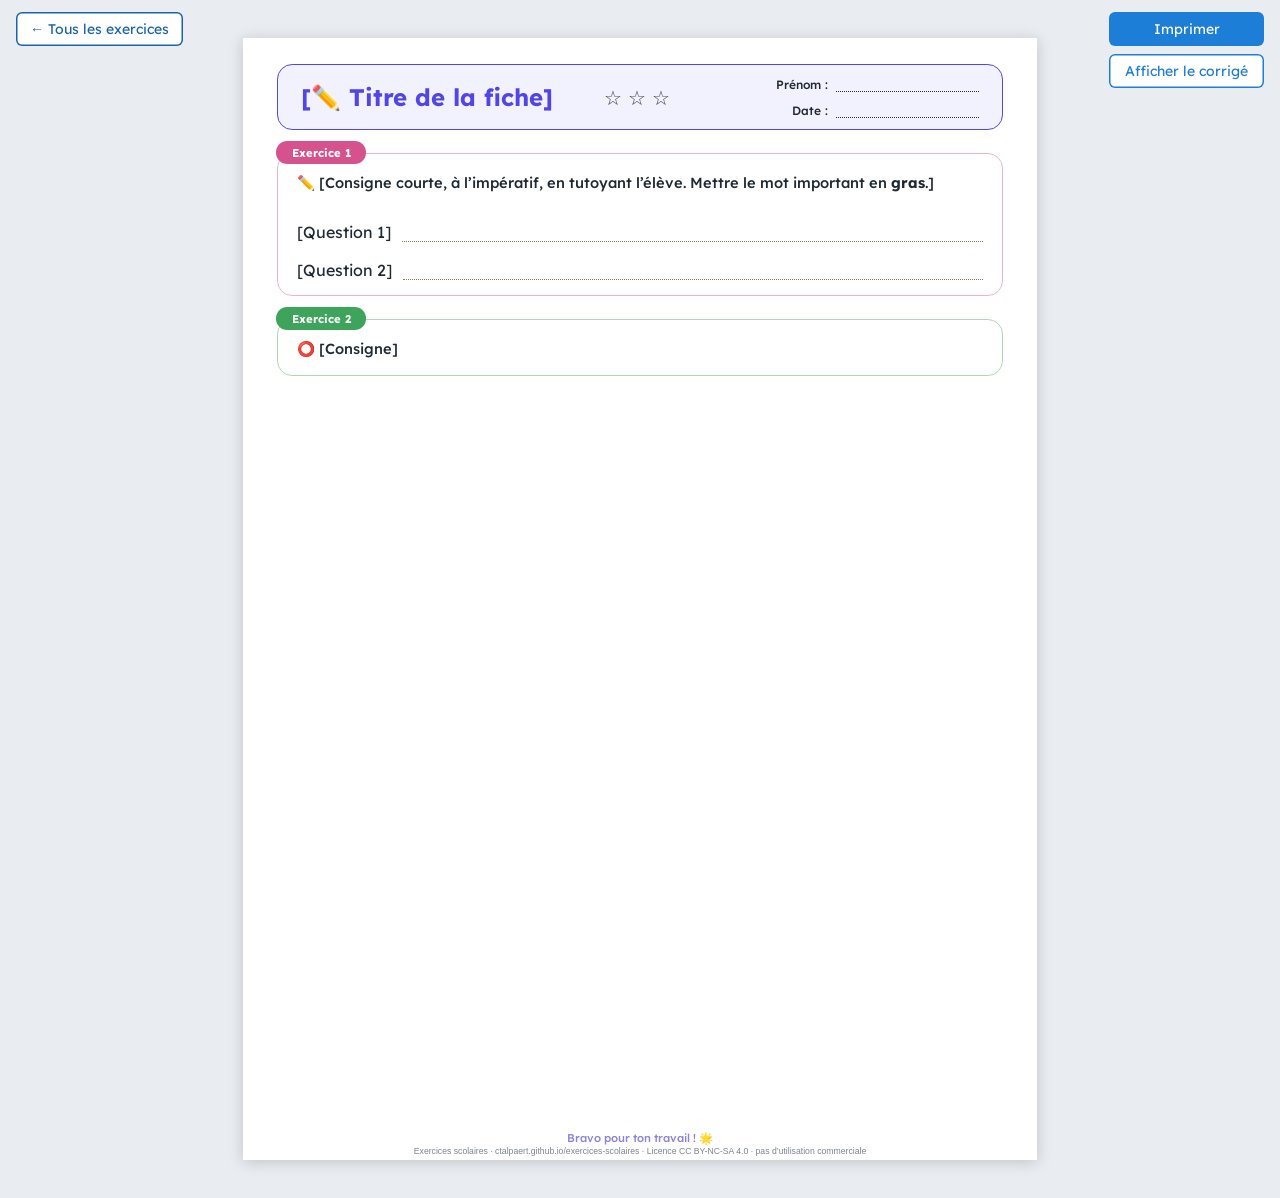
<file: outils/modele-fiche.html>
<!DOCTYPE html>
<html lang="fr">
<head>
<meta charset="utf-8">
<meta name="viewport" content="width=device-width, initial-scale=1">
<!--
  MODÈLE DE FICHE : copier ce fichier, le renommer (minuscules, tirets, sans accent),
  puis remplacer tout ce qui est entre [crochets]. Conventions : voir CLAUDE.md.
-->
<title>[Titre de la fiche]</title>
<meta name="description" content="[Une phrase qui dit ce que l’élève fait : verbe à l’infinitif, 160 caractères max.]">
<meta name="keywords" content="[mot-clé, mot-clé, mot-clé]">
<meta name="exercice:matiere" content="[Français]">
<meta name="exercice:niveau" content="[4P]">
<meta name="exercice:ajout" content="[AAAA-MM-JJ]">
<link rel="license" href="https://creativecommons.org/licenses/by-nc-sa/4.0/deed.fr">
<link rel="preconnect" href="https://fonts.googleapis.com">
<link rel="preconnect" href="https://fonts.gstatic.com" crossorigin>
<link href="https://fonts.googleapis.com/css2?family=Lexend:wght@400;500;600;700&display=swap" rel="stylesheet">
<style>
  @page { size: A4 portrait; margin: 0; }

  :root {
    color-scheme: light;
    --ink: #1f2933;
    --purple: #5146e5;
    --purple-soft: #f2f1fe;
    --pink: #d6528c;
    --green: #3fa45b;
    --orange: #ec9a2f;
    --answer: #e03131;
  }

  * { box-sizing: border-box; }

  html { background: #e9edf1; }

  body {
    margin: 0;
    font-family: "Lexend", "Trebuchet MS", "Segoe UI", Arial, sans-serif;
    color: var(--ink);
    -webkit-print-color-adjust: exact;
    print-color-adjust: exact;
  }

  /* Feuille A4 (une <main class="page"> par feuille) */
  .page {
    width: 210mm;
    height: 297mm;
    margin: 10mm auto;
    padding: 7mm 9mm 4mm;
    display: flex;
    flex-direction: column;
    overflow: hidden;
    background: #fff;
    box-shadow: 0 2px 14px rgba(0, 0, 0, .18);
  }

  /* En-tête : titre, étoiles d'auto-évaluation, prénom et date */
  .head {
    position: relative;
    display: grid;
    grid-template-columns: 1fr auto 1fr;
    align-items: center;
    gap: 4mm;
    padding: 3mm 6mm;
    border: .5mm solid var(--purple);
    border-radius: 4mm;
    background: var(--purple-soft);
  }
  .head h1 { margin: 0; font-size: 18pt; font-weight: 700; color: var(--purple); white-space: nowrap; }
  .stars { font-size: 15pt; letter-spacing: 1.5mm; color: #444; }
  .ident { justify-self: end; display: grid; gap: 3mm; font-size: 9pt; font-weight: 500; }
  .ident div { white-space: nowrap; display: flex; align-items: flex-end; justify-content: flex-end; gap: 2mm; }
  .ident i { width: 38mm; border-bottom: .35mm dotted var(--ink); }
  .badge {
    display: none;
    position: absolute;
    top: -3mm;
    left: 50%;
    transform: translateX(-50%);
    padding: .8mm 4mm;
    font-size: 8.5pt;
    font-weight: 700;
    color: #fff;
    background: var(--answer);
    border-radius: 3mm;
  }

  /* Blocs d'exercice : chaque bloc a sa couleur d'accent */
  .ex {
    position: relative;
    margin-top: 6mm;
    padding: 5mm 5mm 4mm;
    border: .45mm solid var(--border);
    border-radius: 4mm;
  }
  .tab {
    position: absolute;
    top: -3.4mm;
    left: -.45mm;
    padding: 1.2mm 4mm;
    font-size: 8.5pt;
    font-weight: 700;
    color: #fff;
    background: var(--accent);
    border-radius: 3mm;
  }
  .consigne { margin: 0; font-size: 11pt; font-weight: 500; line-height: 1.4; }

  .ex1 { --accent: var(--pink); --border: #efb2cb; }
  .ex2 { --accent: var(--green); --border: #a9dab6; }
  .ex3 { --accent: var(--orange); --border: #f3c888; }

  /* Réponses du corrigé : masquées tant que le corrigé n'est pas affiché */
  .ans { visibility: hidden; color: var(--answer); }
  body.corrige .ans { visibility: visible; }
  body.corrige .badge { display: inline-block; }

  /* Saisie au clavier : champ transparent posé sur chaque zone où l'élève écrit.
     Le texte tapé s'imprime ; il est masqué quand le corrigé est affiché. */
  .saisie {
    position: absolute;
    left: 0;
    bottom: 0;
    width: 100%;
    height: 100%;
    margin: 0;
    padding: 0;
    font: inherit;
    color: #1864ab;
    text-align: center;
    background: transparent;
    border: 0;
    border-radius: 1.5mm;
    outline: none;
  }
  .saisie:focus { background: rgba(28, 126, 214, .08); box-shadow: 0 0 0 .4mm #1c7ed6; }
  body.corrige .saisie { visibility: hidden; }
  @media print { .saisie { background: none !important; box-shadow: none !important; } }

  /* Lignes d'écriture */
  .lines { margin: 3mm 0 0; padding: 0; list-style: none; }
  .lines li { height: 10mm; display: flex; align-items: flex-end; gap: 3mm; font-size: 12pt; }
  .write { position: relative; flex: 1; padding-left: 1.5mm; line-height: 1; border-bottom: .3mm dotted #8c7a5c; }
  .write .saisie { height: 8mm; padding: 1.5mm 0 0 1.5mm; text-align: left; }

  footer {
    margin-top: auto;
    padding-top: 2mm;
    text-align: center;
    font-size: 8.5pt;
    font-weight: 500;
    color: #8b82dd;
  }

  /* Boutons (écran uniquement) */
  .toolbar {
    position: fixed;
    top: 12px;
    right: 16px;
    display: flex;
    flex-direction: column;
    align-items: stretch;
    gap: 8px;
  }
  .toolbar button {
    padding: 8px 16px;
    font: inherit;
    font-size: 14px;
    color: #fff;
    background: #1c7ed6;
    border: 0;
    border-radius: 6px;
    cursor: pointer;
  }
  .toolbar button.secondary { color: #1c7ed6; background: #fff; box-shadow: inset 0 0 0 1.5px #1c7ed6; }

  @media print {
    html, body { background: #fff; }
    .page { margin: 0; height: 296mm; box-shadow: none; }
    .toolbar { display: none; }
  }

  /* Lien vers la liste de tous les exercices (écran uniquement) */
  .retour {
    position: fixed;
    top: 12px;
    left: 16px;
    padding: 8px 14px;
    font: inherit;
    font-size: 14px;
    color: #1864ab;
    text-decoration: none;
    background: #fff;
    border-radius: 6px;
    box-shadow: inset 0 0 0 1.5px #1864ab;
  }
  .retour:hover { background: #e7f5ff; }
  @media print { .retour { display: none; } }

  /* Auteur et licence, imprimés dans la marge du bas de chaque feuille */
  .page { position: relative; }
  .page::after {
    content: "Exercices scolaires · ctalpaert.github.io/exercices-scolaires · Licence CC BY-NC-SA 4.0 · pas d’utilisation commerciale";
    position: absolute;
    left: 0;
    right: 0;
    bottom: 1.2mm;
    font: 6.5pt/1 "Trebuchet MS", "Segoe UI", Arial, sans-serif;
    color: #7b8591;
    text-align: center;
    pointer-events: none;
  }
</style>
</head>
<body>

<!-- Chemin vers index.html : "index.html" à la racine, "../index.html" dans un sous-dossier -->
<a class="retour" href="index.html">← Tous les exercices</a>

<div class="toolbar">
  <button type="button" onclick="window.print()">Imprimer</button>
  <!-- Si la fiche tire ses questions au hasard, ajouter :
  <button type="button" class="secondary" id="btn-new">🎲 Nouveaux exercices</button> -->
  <button type="button" class="secondary" id="btn-corrige" aria-pressed="false">Afficher le corrigé</button>
</div>

<main class="page">
  <header class="head">
    <h1>[✏️ Titre de la fiche]</h1>
    <div class="stars" aria-hidden="true">☆☆☆</div>
    <span class="badge">Corrigé</span>
    <div class="ident">
      <div>Prénom : <i></i></div>
      <div>Date : <i></i></div>
    </div>
  </header>

  <section class="ex ex1">
    <span class="tab">Exercice 1</span>
    <p class="consigne">✏️ [Consigne courte, à l’impératif, en tutoyant l’élève. Mettre le mot important en <b>gras</b>.]</p>
    <!-- Chaque zone d'écriture reçoit un champ .saisie (aria-label = ce qu'on y écrit) -->
    <ol class="lines">
      <li>[Question 1] <span class="write"><span class="ans">[réponse]</span><input class="saisie" type="text" aria-label="[Réponse 1]" autocomplete="off" autocapitalize="off" autocorrect="off" spellcheck="false"></span></li>
      <li>[Question 2] <span class="write"><span class="ans">[réponse]</span><input class="saisie" type="text" aria-label="[Réponse 2]" autocomplete="off" autocapitalize="off" autocorrect="off" spellcheck="false"></span></li>
    </ol>
  </section>

  <section class="ex ex2">
    <span class="tab">Exercice 2</span>
    <p class="consigne">⭕ [Consigne]</p>
  </section>

  <footer>Bravo pour ton travail ! 🌟</footer>
</main>

<script>
  document.getElementById("btn-corrige").addEventListener("click", e => {
    const on = document.body.classList.toggle("corrige");
    e.currentTarget.setAttribute("aria-pressed", on);
    e.currentTarget.textContent = on ? "Masquer le corrigé" : "Afficher le corrigé";
  });
  // Entrée passe au champ de saisie suivant, comme Tab
  document.addEventListener("keydown", e => {
    if (e.key !== "Enter" || !e.target.classList.contains("saisie")) return;
    e.preventDefault();
    const champs = [...document.querySelectorAll(".saisie")];
    champs[champs.indexOf(e.target) + 1]?.focus();
  });
</script>

</body>
</html>
</file>
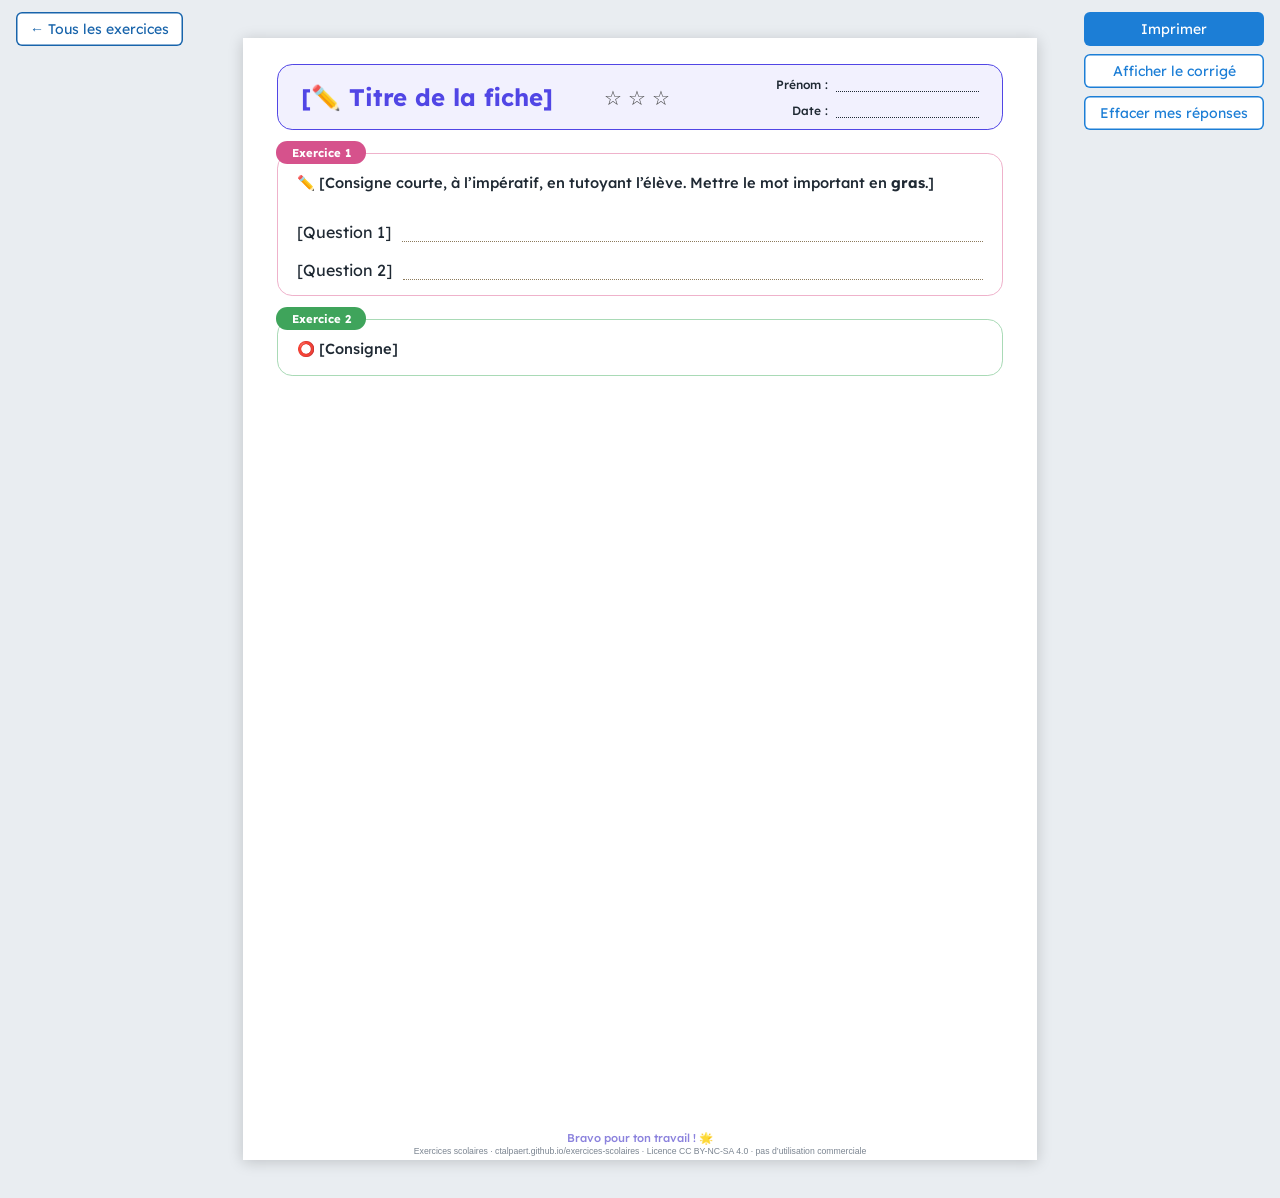
<file: tools/modele-fiche.html>
<!DOCTYPE html>
<html lang="fr">
<head>
<meta charset="utf-8">
<meta name="viewport" content="width=device-width, initial-scale=1">
<!--
  WORKSHEET TEMPLATE: copy this file, rename it (lowercase, hyphens, no accents),
  then replace everything in [brackets]. Conventions: see CLAUDE.md.
-->
<title>[Titre de la fiche]</title>
<meta name="description" content="[Une phrase qui dit ce que l’élève fait&nbsp;: verbe à l’infinitif, 160 caractères max.]">
<meta name="keywords" content="[mot-clé, mot-clé, mot-clé]">
<meta name="worksheet:subject" content="[Français]">
<meta name="worksheet:level" content="[4P]">
<meta name="worksheet:added" content="[AAAA-MM-JJ]">
<link rel="license" href="https://creativecommons.org/licenses/by-nc-sa/4.0/deed.fr">
<link rel="icon" href="../assets/favicon.svg" type="image/svg+xml">
<link rel="preconnect" href="https://fonts.googleapis.com">
<link rel="preconnect" href="https://fonts.gstatic.com" crossorigin>
<link href="https://fonts.googleapis.com/css2?family=Lexend:wght@400;500;600;700&display=swap" rel="stylesheet">
<!-- Shared files (see CLAUDE.md). Paths from tools/, where this template lives: in the copy,
     "assets/…" at the root, "../assets/…" in a subfolder (build_catalog.py checks them).
     worksheet-standard.css is the look of this template; the worksheet's own <style>, after it, adapts it -->
<link rel="stylesheet" href="../assets/worksheet.css">
<link rel="stylesheet" href="../assets/worksheet-standard.css">
<style>
  /* Writing lines */
  .lines { margin: 3mm 0 0; padding: 0; list-style: none; }
  .lines li { height: 10mm; display: flex; align-items: flex-end; gap: 3mm; font-size: 12pt; }
  .write { position: relative; flex: 1; padding-left: 1.5mm; line-height: 1; border-bottom: .3mm dotted #8c7a5c; }
  .write .answer-input { height: 8mm; padding: 1.5mm 0 0 1.5mm; text-align: left; }
</style>
</head>
<body>

<!-- Actions: back link and buttons, fixed on wide screens; below 1200px, a sidebar opened by the ☰ button -->
<button type="button" class="menu-toggle" aria-expanded="false" aria-controls="toolbar" aria-label="Menu">
  <svg viewBox="0 0 24 24" aria-hidden="true"><path class="icon-open" d="M4 6h16M4 12h16M4 18h16"/><path class="icon-close" d="M6 6l12 12M18 6 6 18"/></svg>
</button>

<div class="toolbar" id="toolbar">
  <!-- Path to index.html, from tools/ here: in the copy, "index.html" at the root, "../index.html" in a subfolder -->
  <a class="back-link" href="../index.html">← Tous les exercices</a>
  <button type="button" onclick="window.print()">Imprimer</button>
  <!-- If the worksheet draws its questions at random, add:
  <button type="button" class="secondary" id="btn-new">🎲 Nouveaux exercices</button> -->
  <button type="button" class="secondary" id="btn-answers" aria-pressed="false">Afficher le corrigé</button>
  <button type="button" class="secondary" id="btn-clear">Effacer mes réponses</button>
</div>

<main class="page">
  <header class="head">
    <h1>[✏️ Titre de la fiche]</h1>
    <div class="stars" aria-hidden="true">☆☆☆</div>
    <span class="badge">Corrigé</span>
    <div class="ident">
      <div>Prénom&nbsp;: <i></i></div>
      <div>Date&nbsp;: <i></i></div>
    </div>
  </header>

  <section class="ex ex1">
    <span class="tab">Exercice 1</span>
    <p class="instruction">✏️ [Consigne courte, à l’impératif, en tutoyant l’élève. Mettre le mot important en <b>gras</b>.]</p>
    <!-- Each writing area gets an .answer-input field (aria-label = what is written there) -->
    <ol class="lines">
      <li>[Question 1] <span class="write"><span class="ans">[réponse]</span><input class="answer-input" type="text" aria-label="[Réponse 1]" autocomplete="off" autocapitalize="off" autocorrect="off" spellcheck="false"></span></li>
      <li>[Question 2] <span class="write"><span class="ans">[réponse]</span><input class="answer-input" type="text" aria-label="[Réponse 2]" autocomplete="off" autocapitalize="off" autocorrect="off" spellcheck="false"></span></li>
    </ol>
  </section>

  <section class="ex ex2">
    <span class="tab">Exercice 2</span>
    <p class="instruction">⭕ [Consigne]</p>
  </section>

  <footer>Bravo pour ton travail&nbsp;! 🌟</footer>
</main>

<script src="../assets/worksheet.js"></script>
<script>
  // The worksheet's own script (assets/worksheet.js gives window.Worksheet). Fields made here:
  // Worksheet.answerInput(label, extra) (see arbres.html). Worksheet.start() comes last, once every field
  // exists: it restores the saved answers, then saves them as the pupil types.
  // Random worksheet: generate() draws the questions as plain data, render(draw) builds the page from them,
  // isValidDraw(draw) checks a saved draw; then Worksheet.start({ drawVersion, generate, render, isValidDraw })
  // (see exercices-alphabet-voyelles.html)
  Worksheet.start();
</script>

</body>
</html>
</file>
<file: assets/worksheet.css>
/* Shared styles of every worksheet (see CLAUDE.md): A4 sheet, keyboard input, answer key,
   license mention, screen buttons, actions menu and printing.
   Linked before the worksheet's own <style>, which may change the look on screen. The printing rules
   are !important: whatever the worksheet's styles, a sheet is printed on exactly one A4 page. */

@page { size: A4 portrait; margin: 0; }

:root {
  color-scheme: light;
  --ink: #1f2933;
  --answer: #e03131;
}

* { box-sizing: border-box; }

html { background: #e9edf1; }

body {
  margin: 0;
  color: var(--ink);
  -webkit-print-color-adjust: exact;
  print-color-adjust: exact;
}

/* A4 sheet: one element with the class "page" per sheet. The worksheet sets its padding */
.page {
  position: relative;
  width: 210mm;
  height: 297mm;
  margin: 10mm auto;
  display: flex;
  flex-direction: column;
  overflow: hidden;
  background: #fff;
  box-shadow: 0 2px 14px rgba(0, 0, 0, .18);
}

/* Author and license, printed in the bottom margin of each sheet */
.page::after {
  content: "Exercices scolaires · ctalpaert.github.io/exercices-scolaires · Licence CC BY-NC-SA 4.0 · pas d’utilisation commerciale";
  position: absolute;
  left: 0;
  right: 0;
  bottom: 1.2mm;
  font: 6.5pt/1 "Trebuchet MS", "Segoe UI", Arial, sans-serif;
  color: #7b8591;
  text-align: center;
  pointer-events: none;
}

/* Answer key: hidden until the answers are shown (#btn-answers), with the "Corrigé" badge */
.ans { visibility: hidden; }
body.show-answers .ans { visibility: visible; }
body.show-answers .badge { display: inline-block; }

/* Keyboard input: a transparent field laid over each area where the pupil writes.
   Typed text is printed; it is hidden while the answers are shown. */
.answer-input {
  position: absolute;
  left: 0;
  bottom: 0;
  width: 100%;
  height: 100%;
  margin: 0;
  padding: 0;
  font: inherit;
  color: #1864ab;
  text-align: center;
  background: transparent;
  border: 0;
  border-radius: 1.5mm;
  outline: none;
}
.answer-input:focus { background: rgba(28, 126, 214, .08); box-shadow: 0 0 0 .4mm #1c7ed6; }
body.show-answers .answer-input { visibility: hidden; }

/* Buttons (screen only). Just above 1200px, they may touch the sheet: keep them on top */
.toolbar {
  position: fixed;
  top: 12px;
  right: 16px;
  z-index: 10;
  display: flex;
  flex-direction: column;
  align-items: stretch;
  gap: 8px;
}
.toolbar button {
  padding: 8px 16px;
  font: inherit;
  font-size: 14px;
  color: #fff;
  background: #1c7ed6;
  border: 0;
  border-radius: 6px;
  cursor: pointer;
}
.toolbar button.secondary { color: #1c7ed6; background: #fff; box-shadow: inset 0 0 0 1.5px #1c7ed6; }

/* Link to the list of all worksheets (screen only), first item of the toolbar */
.back-link {
  position: fixed;
  top: 12px;
  left: 16px;
  padding: 8px 14px;
  font: inherit;
  font-size: 14px;
  color: #1864ab;
  text-decoration: none;
  background: #fff;
  border-radius: 6px;
  box-shadow: inset 0 0 0 1.5px #1864ab;
}
.back-link:hover { background: #e7f5ff; }

/* Actions menu (screen only): below 1200px the toolbar would cover the sheet, so it becomes
   a sidebar on the right, hidden by default and opened by the ☰ button laid over the page */
.menu-toggle { display: none; }
@media screen and (max-width: 1199.98px) {
  /* On a phone, the browser widens the area of fixed elements to the 794px sheet: 100% (that area)
     minus 100vw (the screen) keeps the button and the menu on the screen (elsewhere: 10px and 0) */
  .menu-toggle {
    position: fixed;
    top: 10px;
    right: 10px;
    right: max(10px, 100% - 100vw + 10px);
    z-index: 11;
    display: grid;
    place-items: center;
    width: 44px;
    height: 44px;
    padding: 0;
    color: #fff;
    background: #1c7ed6;
    border: 0;
    border-radius: 8px;
    box-shadow: 0 2px 8px rgba(0, 0, 0, .25);
    cursor: pointer;
  }
  .menu-toggle svg { width: 24px; height: 24px; fill: none; stroke: currentColor; stroke-width: 2.4; stroke-linecap: round; }
  .menu-toggle .icon-close, .menu-toggle[aria-expanded="true"] .icon-open { display: none; }
  .menu-toggle[aria-expanded="true"] .icon-close { display: inline; }
  .toolbar {
    position: fixed;
    top: 0;
    right: 0;
    right: max(0px, 100% - 100vw);
    bottom: 0;
    width: min(280px, 85vw);
    max-width: none;
    margin: 0;
    padding: 66px 16px 16px;
    display: flex;
    flex-direction: column;
    justify-content: flex-start;
    align-items: stretch;
    gap: 10px;
    overflow-y: auto;
    background: #fff;
    box-shadow: -4px 0 18px rgba(0, 0, 0, .2);
    transform: translateX(100%);
    visibility: hidden;
  }
  /* It slides in, but closes at once: a closing menu must not take the focus */
  .menu-toggle[aria-expanded="true"] ~ .toolbar { transform: none; visibility: visible; transition: transform .2s ease; }
  .toolbar .back-link { position: static; display: flex; align-items: center; justify-content: center; margin-bottom: 6px; }
  .toolbar button, .toolbar .back-link { min-height: 44px; font-size: 15px; }
}
@media (prefers-reduced-motion: reduce) { .menu-toggle[aria-expanded="true"] ~ .toolbar { transition: none; } }

/* Printing: the sheets only, one per A4 page, without the screen buttons */
@media print {
  html, body { background: #fff !important; }
  .page { margin: 0 !important; height: 296mm !important; box-shadow: none !important; break-after: page; }
  .page:last-of-type { break-after: auto; }
  .toolbar, .back-link, .menu-toggle { display: none !important; }
  .answer-input { background: none !important; box-shadow: none !important; }
}
</file>
<file: assets/worksheet-standard.css>
/* Standard look of the worksheets made from tools/modele-fiche.html (see CLAUDE.md): Lexend font,
   header with title, stars, first name and date, numbered exercise blocks with a coloured tab, footer.
   Linked after assets/worksheet.css and before the worksheet's own <style>, which may change any of it. */

:root {
  --purple: #5146e5;
  --purple-soft: #f2f1fe;
  --pink: #d6528c;
  --green: #3fa45b;
  --orange: #ec9a2f;
}

body { font-family: "Lexend", "Trebuchet MS", "Segoe UI", Arial, sans-serif; }

.page { padding: 7mm 9mm 4mm; }

/* Header: title, self-assessment stars, first name and date */
.head {
  position: relative;
  display: grid;
  grid-template-columns: 1fr auto 1fr;
  align-items: center;
  gap: 4mm;
  padding: 3mm 6mm;
  border: .5mm solid var(--purple);
  border-radius: 4mm;
  background: var(--purple-soft);
}
.head h1 { margin: 0; font-size: 18pt; font-weight: 700; color: var(--purple); white-space: nowrap; }
.stars { font-size: 15pt; letter-spacing: 1.5mm; color: #444; }
.ident { justify-self: end; display: grid; gap: 3mm; font-size: 9pt; font-weight: 500; }
.ident div { white-space: nowrap; display: flex; align-items: flex-end; justify-content: flex-end; gap: 2mm; }
.ident i { width: 38mm; border-bottom: .35mm dotted var(--ink); }
.badge {
  display: none;
  position: absolute;
  top: -3mm;
  left: 50%;
  transform: translateX(-50%);
  padding: .8mm 4mm;
  font-size: 8.5pt;
  font-weight: 700;
  color: #fff;
  background: var(--answer);
  border-radius: 3mm;
}

/* Exercise blocks: each block has its accent colour */
.ex {
  position: relative;
  margin-top: 6mm;
  padding: 5mm 5mm 4mm;
  border: .45mm solid var(--border);
  border-radius: 4mm;
}
.tab {
  position: absolute;
  top: -3.4mm;
  left: -.45mm;
  padding: 1.2mm 4mm;
  font-size: 8.5pt;
  font-weight: 700;
  color: #fff;
  background: var(--accent);
  border-radius: 3mm;
}
.instruction { margin: 0; font-size: 11pt; font-weight: 500; line-height: 1.4; }

.ex1 { --accent: var(--pink); --border: #efb2cb; }
.ex2 { --accent: var(--green); --border: #a9dab6; }
.ex3 { --accent: var(--orange); --border: #f3c888; }
.challenge { --accent: var(--purple); --border: #c7c2f4; }

/* Answers of the answer key, in red */
.ans { color: var(--answer); }

footer {
  margin-top: auto;
  padding-top: 2mm;
  text-align: center;
  font-size: 8.5pt;
  font-weight: 500;
  color: #8b82dd;
}
</file>
<file: assets/worksheet-shapes.css>
/* Look of the "name the shapes" worksheets (formes-geometriques.html, losanges.html, triangles.html):
   title, six drawings in cards with a line to write the name, box with the names to choose from.
   Linked after assets/worksheet.css and before the worksheet's own <style>, which may change any of it. */

:root {
  --rule: #cfd6dd;
  --model-bg: #f3f6f9;
}

body { font-family: "Trebuchet MS", "Segoe UI", Arial, sans-serif; }

.page { padding: 12mm; }

header { text-align: center; }
h1 { margin: 0; font-size: 24pt; letter-spacing: .3pt; }
header p { margin: 2mm 0 0; font-size: 12pt; }

/* Marking legend */
.legend {
  margin: 3mm 0 0;
  padding: 0;
  list-style: none;
  display: flex;
  justify-content: center;
  gap: 7mm;
  font-size: 10pt;
}
.legend li { display: flex; align-items: center; gap: 1.8mm; }
.legend svg { width: 7mm; height: 5mm; }

/* The six figures */
.grid {
  flex: 1;
  min-height: 0;
  margin-top: 5mm;
  display: grid;
  grid-template-columns: repeat(2, minmax(0, 1fr));
  grid-template-rows: repeat(3, minmax(0, 1fr));
  gap: 6mm;
}

.card {
  margin: 0;
  padding: 4mm 5mm 5mm;
  display: flex;
  flex-direction: column;
  min-height: 0;
  border: .35mm solid var(--rule);
  border-radius: 4mm;
  break-inside: avoid;
}

.figure { flex: 1; min-height: 0; position: relative; }
.figure svg { position: absolute; inset: 0; width: 100%; height: 100%; }

/* Line on which the pupil writes the name */
.line { position: relative; flex: none; height: 14mm; border-bottom: .45mm solid var(--ink); }
.line .answer-input { height: 10mm; font-size: 15pt; }

.shape { stroke-width: 4; stroke-linejoin: round; }
.s1 { fill: #ffe08a; stroke: #b8860b; }
.s2 { fill: #ffb3c1; stroke: #c2185b; }
.s3 { fill: #a5d8ff; stroke: #1c7ed6; }
.s4 { fill: #b2f2bb; stroke: #2f9e44; }
.s5 { fill: #d0bfff; stroke: #6741d9; }
.s6 { fill: #ffd8a8; stroke: #e8590c; }

/* Markings: ticks (equal sides), square (right angle), arc (obtuse angle) */
.mark {
  fill: none;
  stroke: var(--ink);
  stroke-width: 2.6;
  stroke-linecap: round;
  stroke-linejoin: round;
}

/* List of names (the worksheet sets their font size) */
.model {
  margin-top: 6mm;
  padding: 3.5mm 5mm 4mm;
  border: .35mm solid var(--rule);
  border-radius: 4mm;
  background: var(--model-bg);
}
.model h2 { margin: 0 0 2.5mm; font-size: 11pt; font-weight: normal; text-align: center; }
.model ul {
  margin: 0;
  padding: 0;
  list-style: none;
  display: grid;
  grid-template-columns: repeat(3, 1fr);
  gap: 2.5mm 4mm;
}
.model li { text-align: center; font-weight: bold; }
</file>
